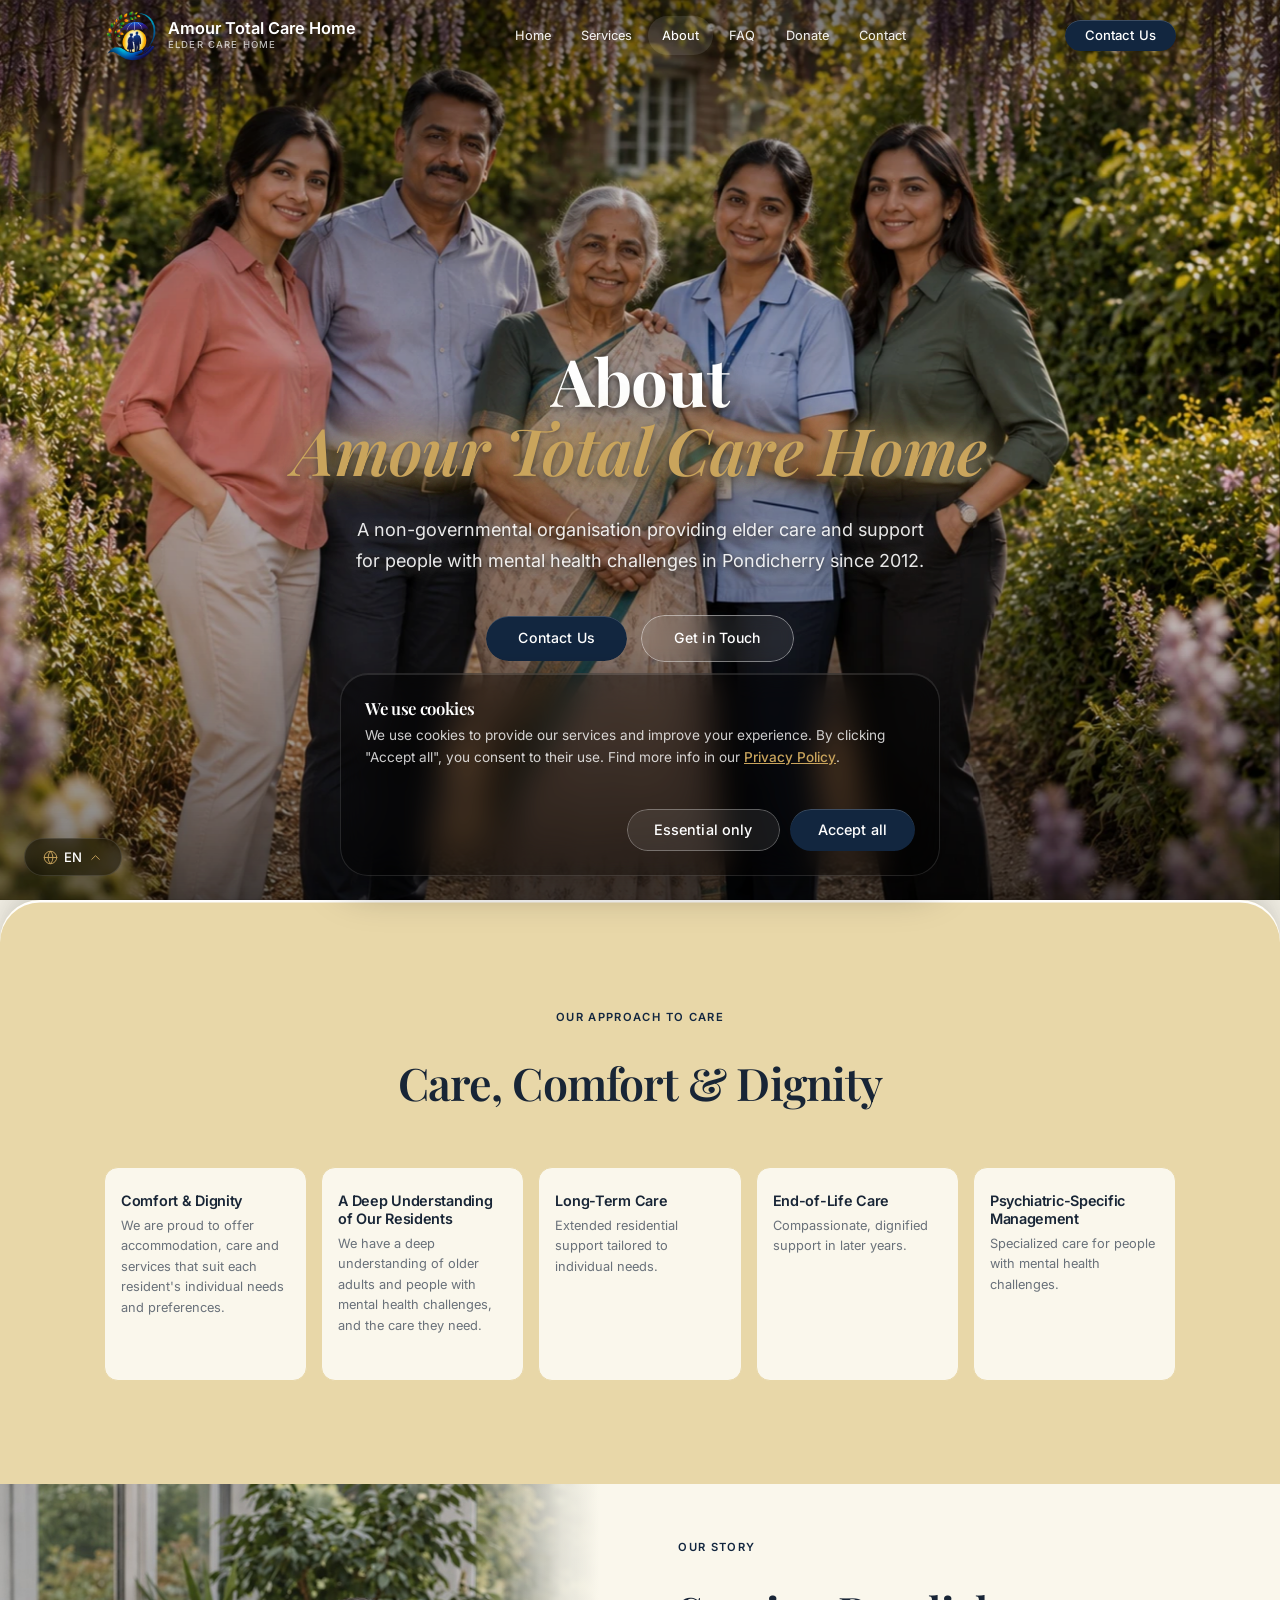
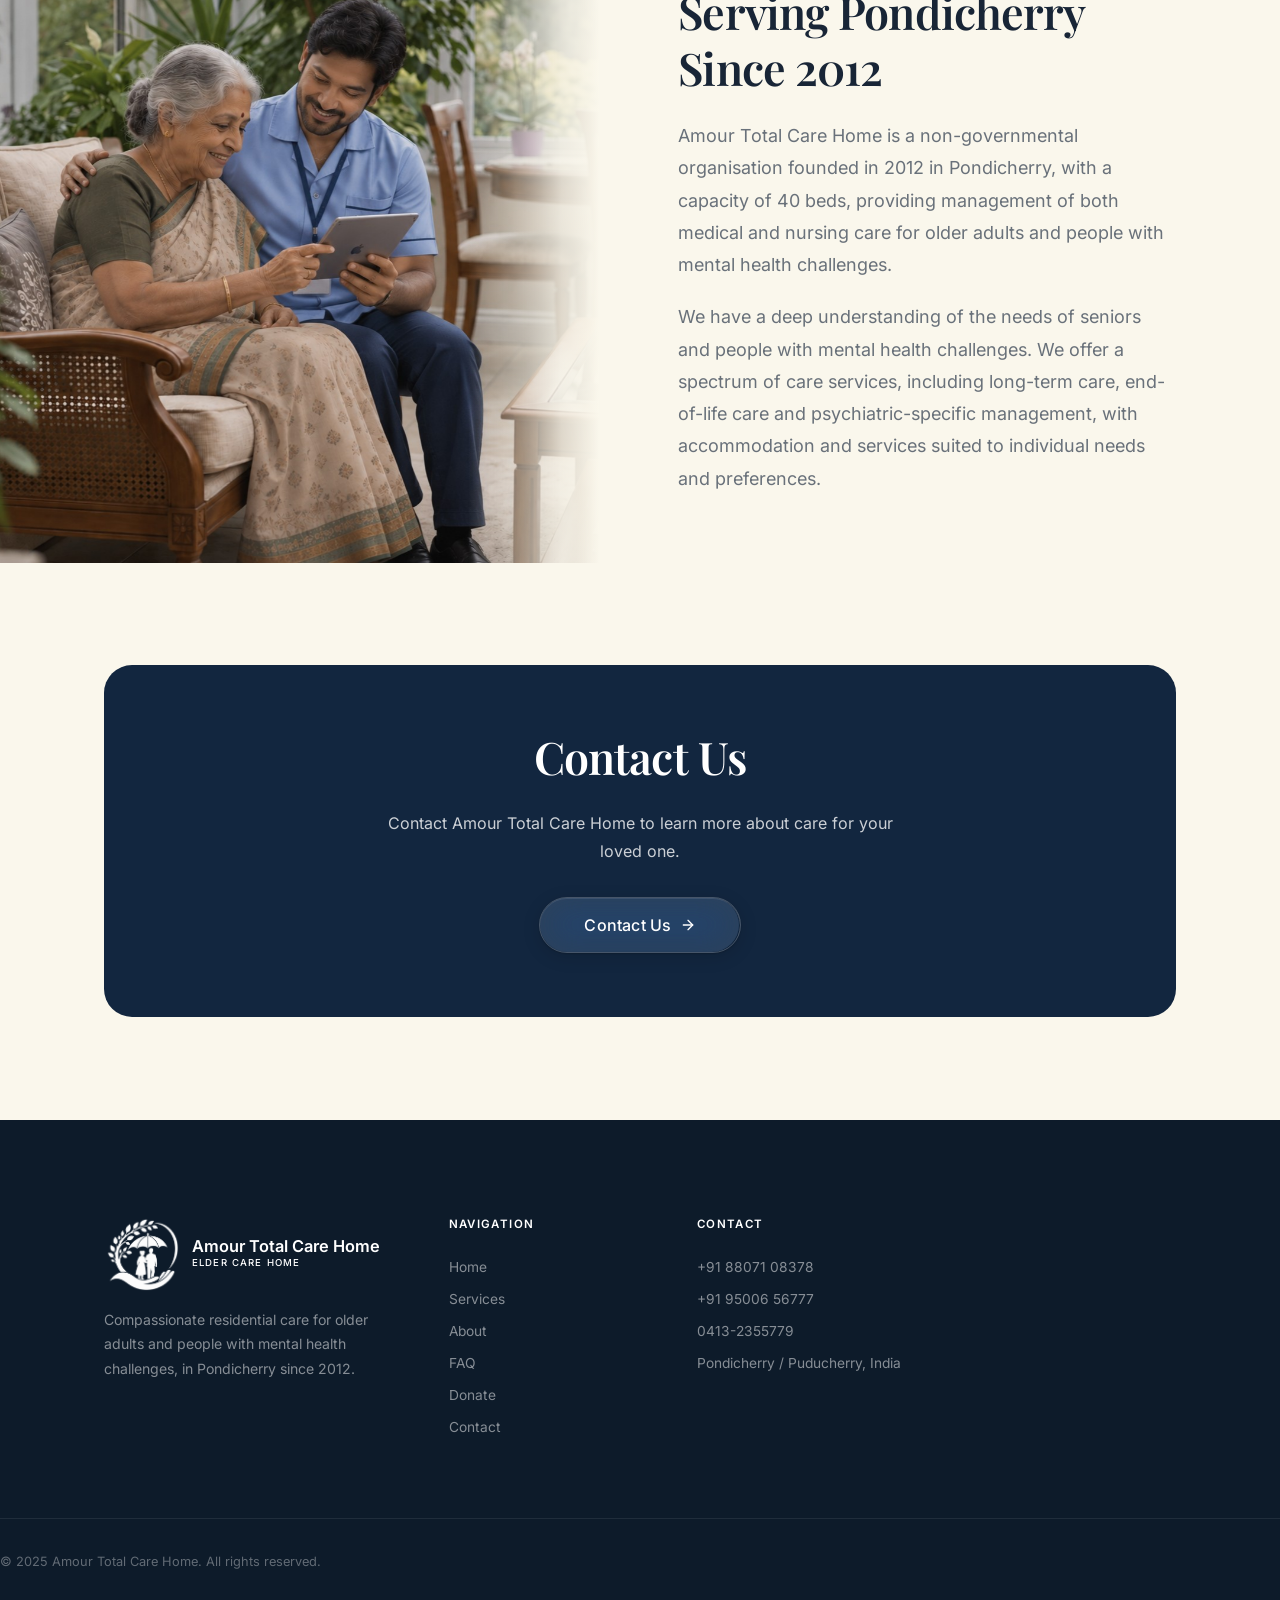
<file: about.html>
<!DOCTYPE html>
<html lang="en">
<head>
  <meta charset="UTF-8">
  <meta name="viewport" content="width=device-width, initial-scale=1.0">
  <title>About Us - Amour Total Care Home</title>
  <meta name="description" content="Amour Total Care Home is a non-governmental organisation in Pondicherry providing elder care and support for people with mental health challenges since 2012.">
  <link rel="stylesheet" href="css/style.css?v=1065">
  <link rel="preload" as="image" href="img/hero/mobile/hero3.webp?v=11" media="(max-width: 992px)">
  <link rel="preload" as="image" href="img/hero/desktop/hero3.webp?v=21" media="(min-width: 993px)">
  <link rel="icon" href="img/common/logo-icon.png?v=3">
  <script src="js/vendor/lenis-1.0.42.min.js"></script>
  <!-- OpenGraph Social Metadata -->
  <meta property="og:title" content="About Us - Amour Total Care Home">
  <meta property="og:description" content="Amour Total Care Home is a non-governmental organisation in Pondicherry providing elder care and support for people with mental health challenges since 2012.">
  <meta property="og:image" content="https://amour-home-care.vercel.app/img/common/logo-icon.png">
  <meta property="og:type" content="website">
</head>
<body>

<!-- HEADER -->
<header class="header header-transparent-allowed" id="header">
  <div class="header-inner">
    <a href="/" class="logo"><img src="img/common/logo-icon.png?v=3" alt="Amour Total Care Home"><div class="logo-text">Amour Total Care Home<span data-i18n="brand.sub">Elder Care Home</span></div></a>
    <nav class="nav">
      <a class="nav-link" href="/" data-i18n="nav.start">Home</a>
      <a class="nav-link" href="/services" data-i18n="nav.leistungen">Services</a>
      <a class="nav-link active" href="/about" data-i18n="nav.ueber">About</a>
      <a class="nav-link" href="/faq" data-i18n="nav.faq">FAQ</a>
      <a class="nav-link" href="/donate" data-i18n="nav.donate">Donate</a><a class="nav-link" href="/contact" data-i18n="nav.kontakt">Contact</a>
    </nav>
    <div class="header-right"><a href="/contact" class="btn btn-primary btn-sm" data-i18n="nav.beratung">Contact Us</a><button class="mobile-toggle" aria-label="Menu"><span></span><span></span><span></span></button></div>
  </div>
</header>
<div class="mobile-menu"><a class="nav-link" href="/" data-i18n="nav.start">Home</a><a class="nav-link" href="/services" data-i18n="nav.leistungen">Services</a><a class="nav-link active" href="/about" data-i18n="nav.ueber">About</a><a class="nav-link" href="/faq" data-i18n="nav.faq">FAQ</a><a class="nav-link" href="/donate" data-i18n="nav.donate">Donate</a><a class="nav-link" href="/contact" data-i18n="nav.kontakt">Contact</a></div>

<main>

<!-- SUB-HERO -->
<section class="hero-cutout hero-fs">
  <div class="hero-home-photo-frame ueber-uns-hero-frame">
    <div class="hero-home-photo-inner">
      <picture>
        <source srcset="img/hero/mobile/hero3.webp?v=11" media="(max-width: 992px)">
        <img src="img/hero/desktop/hero3.webp?v=21" alt="About Amour Total Care Home" class="hero-home-photo" loading="eager">
      </picture>
    </div>
    <div class="hero-home-overlay"></div>
  </div>
  <div class="container">
    <div class="hero-inner centered">
      <div class="hero-content">
        <h1 class="hero-title reveal">
          <span class="ht-line-first">
            <span class="ht-line" data-i18n="ub.h1a">About</span>
          </span>
          <em class="ht-line" data-i18n="ub.h1em">Amour Total Care Home</em>
        </h1>
        <p class="hero-subtitle reveal stagger-1" data-i18n="ub.lead">A non-governmental organisation providing elder care and support for people with mental health challenges in Pondicherry since 2012.</p>
        <div class="hero-actions reveal stagger-2">
          <a href="/contact" class="btn btn-primary btn-lg" data-i18n="cta.beratung">Contact Us</a>
          <a href="/contact" class="btn btn-outline btn-lg" data-i18n="cta.kontakt">Get in Touch</a>
        </div>
      </div>
    </div>
  </div>
</section>

<!-- LEITBILD -->
<section class="section section-gray">
  <div class="container">
    <div class="section-header centered reveal">
      <span class="section-tag" data-i18n="ub.lb.tag">Our Approach to Care</span>
      <h2 data-i18n="ub.lb.h2">Care, Comfort & Dignity</h2>
    </div>
    <div class="leitbild-row">
      <div class="leitbild-item">
        <h3 data-i18n="ub.lb1.h3">Comfort & Dignity</h3>
        <p data-i18n="ub.lb1.p">We are proud to offer accommodation, care and services that suit each resident's individual needs and preferences.</p>
      </div>
      <div class="leitbild-item">
        <h3 data-i18n="ub.lb2.h3">A Deep Understanding of Our Residents</h3>
        <p data-i18n="ub.lb2.p">We have a deep understanding of older adults and people with mental health challenges, and the care they need.</p>
      </div>
      <div class="leitbild-item">
        <h3 data-i18n="ub.lb3.h3">Long-Term Care</h3>
        <p data-i18n="ub.lb3.p">Extended residential support tailored to individual needs.</p>
      </div>
      <div class="leitbild-item">
        <h3 data-i18n="ub.lb4.h3">End-of-Life Care</h3>
        <p data-i18n="ub.lb4.p">Compassionate, dignified support in later years.</p>
      </div>
      <div class="leitbild-item">
        <h3 data-i18n="ub.lb5.h3">Psychiatric-Specific Management</h3>
        <p data-i18n="ub.lb5.p">Specialized care for people with mental health challenges.</p>
      </div>
    </div>
  </div>
</section>

<!-- GESCHICHTE -->
<section class="section-edge-photo img-left">
  <div class="edge-photo-frame">
    <div class="edge-photo-inner">
      <picture>
        <source srcset="img/ueber-uns/about-history-office.webp?v=3" media="(max-width: 992px)">
        <img src="img/ueber-uns/about-history-office.jpg?v=3" alt="Amour Total Care Home" loading="lazy">
      </picture>
    </div>
    <div class="edge-photo-overlay"></div>
  </div>
  <div class="container">
    <div class="grid-2">
      <div class="empty-column"></div>
      <div style="align-self: center;">
        <span class="section-tag reveal-right" data-i18n="ub.hist.tag">Our Story</span>
        <h2 class="reveal-right stagger-1" data-i18n="ub.hist.h2">Serving Pondicherry Since 2012</h2>
        <p class="reveal-right stagger-2" data-i18n="ub.hist.p1">Amour Total Care Home is a non-governmental organisation founded in 2012 in Pondicherry, with a capacity of 40 beds, providing management of both medical and nursing care for older adults and people with mental health challenges.</p>
        <p class="reveal-right stagger-3" data-i18n="ub.hist.p2">We have a deep understanding of the needs of seniors and people with mental health challenges. We offer a spectrum of care services, including long-term care, end-of-life care and psychiatric-specific management, with accommodation and services suited to individual needs and preferences.</p>
      </div>
    </div>
  </div>
</section>

<!--
  TEAM / COOPERATIONS / SOCIAL MEDIA sections removed for this phase:
  the previous content described another organisation's staff, clinical
  partner network and social media accounts, none of which apply to
  Amour Total Care Home. Re-add once verified Amour team, partner and social
  media information is available.
-->

<!-- CTA -->
<section class="section">
  <div class="container">
    <div class="cta-card-violet reveal-scale">
      <h2 data-i18n="cta.beratung">Contact Us</h2>
      <p data-i18n="cta.beratung.p">Contact Amour Total Care Home to learn more about care for your loved one.</p>
      <a href="/contact" class="btn btn-glass-dark btn-xl" data-i18n="cta.sprechen">Contact Us <i data-lucide="arrow-right"></i></a>
    </div>
  </div>
</section>

</main>

<footer class="footer"><div class="container"><div class="footer-grid"><div class="footer-brand"><a href="/" class="logo"><img src="img/common/logo-icon-white.png" alt="Amour Total Care Home"><div class="logo-text">Amour Total Care Home<span data-i18n="brand.sub">Elder Care Home</span></div></a><p data-i18n="footer.desc">Compassionate residential care for older adults and people with mental health challenges, in Pondicherry since 2012.</p></div><div><h4 data-i18n="footer.nav">Navigation</h4><div class="footer-links"><a href="/" data-i18n="nav.start">Home</a><a href="/services" data-i18n="nav.leistungen">Services</a><a href="/about" data-i18n="nav.ueber">About</a><a href="/faq" data-i18n="nav.faq">FAQ</a><a href="/donate" data-i18n="nav.donate">Donate</a><a href="/contact" data-i18n="nav.kontakt">Contact</a></div></div><div><h4 data-i18n="footer.kontakt">Contact</h4><div class="footer-contact">
          <a href="tel:+918807108378">+91 88071 08378</a>
          <a href="tel:+919500656777">+91 95006 56777</a>
          <a href="tel:04132355779">0413-2355779</a>
          <p>Pondicherry / Puducherry, India</p>
        </div>
      </div></div></div><div class="footer-bottom">
      <span data-i18n="footer.copy">&copy; 2025 Amour Total Care Home. All rights reserved.</span>
    </div></div></footer>
<div class="lang-float">
  <button class="lang-float-btn" id="langFloatBtn"><i data-lucide="globe"></i> EN <i data-lucide="chevron-up"></i></button>
  <div class="lang-float-dropdown" id="langDropdown">
    <a href="#" data-lang="en" class="active">English</a>
    <a href="#" data-lang="ta">தமிழ்</a>
    <a href="#" data-lang="hi">हिन्दी</a>
  </div>
</div>


<script src="js/vendor/lucide-1.39.0.min.js"></script>
<script src="js/main.js?v=5.26"></script>
</body>
</html>
</file>
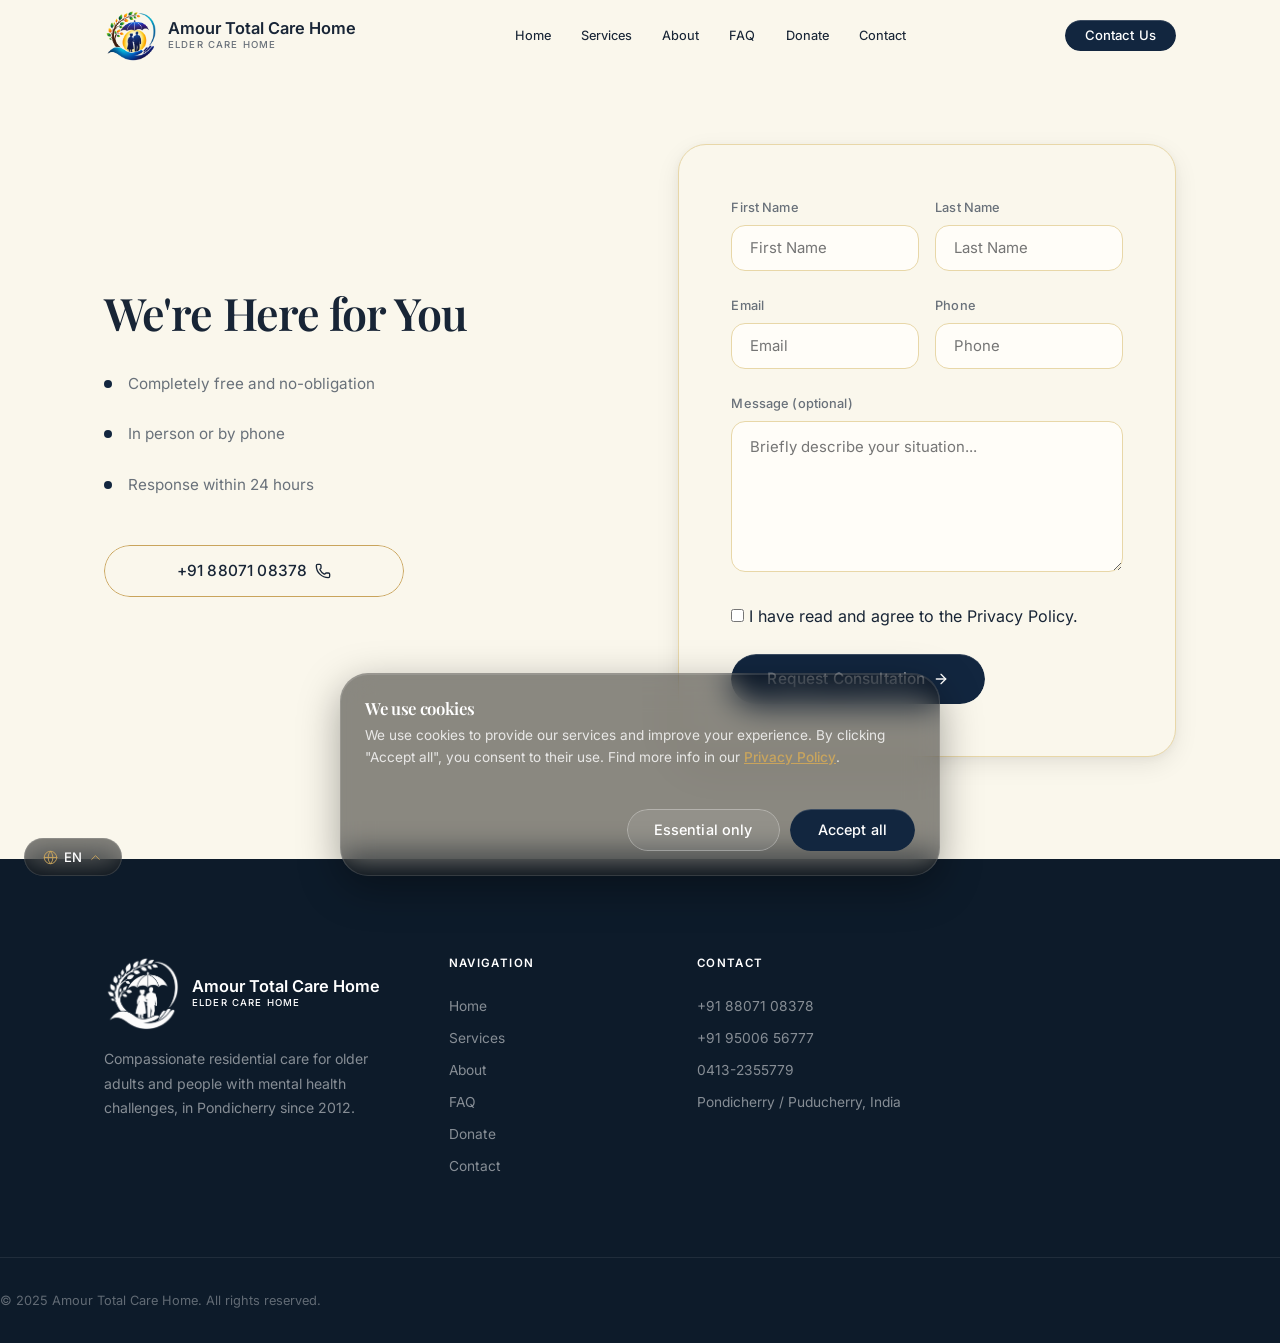
<file: beratung.html>
<!DOCTYPE html>
<html lang="en">
<head>
  <meta charset="UTF-8">
  <meta name="viewport" content="width=device-width, initial-scale=1.0">
  <title>Free Consultation — Amour Total Care Home</title>
  <meta name="description" content="Free, no-obligation consultation about intensive care. We take the time for you.">
  <link rel="stylesheet" href="css/style.css?v=1065">
  <link rel="icon" href="img/common/logo-icon.png?v=3">
  <script src="js/vendor/emailjs-4.4.1.min.js"></script>
  <script>emailjs.init('FvtHmqXFbDTGygZuv')</script>
  <script src="js/vendor/lenis-1.0.42.min.js"></script>
  <!-- OpenGraph Social Metadata -->
  <meta property="og:title" content="Free Consultation — Amour Total Care Home">
  <meta property="og:description" content="Free, no-obligation consultation about intensive care. We take the time for you.">
  <meta property="og:image" content="https://amour-home-care.vercel.app/img/common/logo-icon.png">
  <meta property="og:url" content="https://amour-home-care.vercel.app/beratung.html">
  <meta property="og:type" content="website">
</head>
<body>

<!-- HEADER -->
<header class="header" id="header">
  <div class="header-inner">
    <a href="/" class="logo"><img src="img/common/logo-icon.png?v=3" alt="Amour Total Care Home"><div class="logo-text">Amour Total Care Home<span data-i18n="brand.sub">Elder Care Home</span></div></a>
    <nav class="nav">
      <a class="nav-link" href="/" data-i18n="nav.start">Home</a>
      <a class="nav-link" href="/services" data-i18n="nav.leistungen">Services</a>
      <a class="nav-link" href="/about" data-i18n="nav.ueber">About</a>
      <a class="nav-link" href="/faq" data-i18n="nav.faq">FAQ</a>
      <a class="nav-link" href="/donate" data-i18n="nav.donate">Donate</a><a class="nav-link" href="/contact" data-i18n="nav.kontakt">Contact</a>
    </nav>
    <div class="header-right"><a href="/contact" class="btn btn-primary btn-sm" data-i18n="nav.beratung">Contact Us</a><button class="mobile-toggle" aria-label="Menu"><span></span><span></span><span></span></button></div>
  </div>
</header>
<div class="mobile-menu"><a class="nav-link" href="/" data-i18n="nav.start">Home</a><a class="nav-link" href="/services" data-i18n="nav.leistungen">Services</a><a class="nav-link" href="/about" data-i18n="nav.ueber">About</a><a class="nav-link" href="/faq" data-i18n="nav.faq">FAQ</a><a class="nav-link" href="/donate" data-i18n="nav.donate">Donate</a><a class="nav-link" href="/contact" data-i18n="nav.kontakt">Contact</a></div>

<main>

<!-- BERATUNG FORM -->
<section class="section pt-header">
  <div class="container">
    <div class="grid-2">
      <div class="beratung-info">
        <h1 class="reveal-left beratung-title" data-i18n="ber.h2">Wir sind für Sie da</h1>
        <ul class="check-list reveal-left stagger-1">
          <li><span class="check-icon"><i data-lucide="check"></i></span><div><span data-i18n="ber.c1">Komplett kostenlos und unverbindlich</span></div></li>
          <li><span class="check-icon"><i data-lucide="check"></i></span><div><span data-i18n="ber.c2">Persönlich oder telefonisch</span></div></li>
          <li><span class="check-icon"><i data-lucide="check"></i></span><div><span data-i18n="ber.c3">Rückmeldung innerhalb von 24 Stunden</span></div></li>
        </ul>
        <div class="mb-lg hide-mobile"></div>
        <div class="hide-mobile">
          <a href="tel:+918807108378" class="btn btn-outline btn-lg btn-contact mb-sm reveal-left stagger-2">+91 88071 08378 <i data-lucide="phone"></i></a>
        </div>
      </div>
      <div class="reveal-right">
        <div class="form-card">
          <form data-form="beratung" id="beratungForm">
            <div class="form-row">
              <div class="form-group">
                <label class="form-label" data-i18n="form.vorname">Vorname</label>
                <input type="text" required name="vorname" data-i18n-ph="form.vorname">
              </div>
              <div class="form-group">
                <label class="form-label" data-i18n="form.nachname">Nachname</label>
                <input type="text" required name="nachname" data-i18n-ph="form.nachname">
              </div>
            </div>
            <div class="form-row">
              <div class="form-group">
                <label class="form-label" data-i18n="form.email">E-Mail</label>
                <input type="email" required name="email" data-i18n-ph="form.email">
              </div>
              <div class="form-group">
                <label class="form-label" data-i18n="form.telefon">Telefon</label>
                <input type="tel" name="telefon" data-i18n-ph="form.telefon">
              </div>
            </div>
            <div class="form-group">
              <label class="form-label" data-i18n="form.nachricht">Ihre Nachricht (optional)</label>
              <textarea rows="5" name="nachricht" data-i18n-ph="ber.ph"></textarea>
            </div>
            <div class="form-group">
              <label><input type="checkbox" required> <span data-i18n="form.datenschutz">Ich habe die Datenschutzerklärung gelesen und stimme ihr zu.</span></label>
            </div>
            <button type="submit" class="btn btn-primary btn-lg" data-i18n="ber.btn">Beratung anfordern <i data-lucide="arrow-right"></i></button>
          </form>
        </div>
        <div class="contact-buttons-wrapper show-mobile mt-lg text-center">
          <a href="tel:+918807108378" class="btn btn-outline btn-lg btn-contact reveal-left stagger-2">+91 88071 08378 <i data-lucide="phone"></i></a>
        </div>
      </div>
    </div>
  </div>
</section>

</main>

<footer class="footer"><div class="container"><div class="footer-grid"><div class="footer-brand"><a href="/" class="logo"><img src="img/common/logo-icon-white.png" alt="Amour Total Care Home"><div class="logo-text">Amour Total Care Home<span data-i18n="brand.sub">Elder Care Home</span></div></a><p data-i18n="footer.desc">Compassionate residential care for older adults and people with mental health challenges — in Pondicherry since 2012.</p></div><div><h4 data-i18n="footer.nav">Navigation</h4><div class="footer-links"><a href="/" data-i18n="nav.start">Home</a><a href="/services" data-i18n="nav.leistungen">Services</a><a href="/about" data-i18n="nav.ueber">About</a><a href="/faq" data-i18n="nav.faq">FAQ</a><a href="/donate" data-i18n="nav.donate">Donate</a><a href="/contact" data-i18n="nav.kontakt">Contact</a></div></div><div><h4 data-i18n="footer.kontakt">Contact</h4><div class="footer-contact">
          <a href="tel:+918807108378">+91 88071 08378</a>
          <a href="tel:+919500656777">+91 95006 56777</a>
          <a href="tel:04132355779">0413-2355779</a>
          <p>Pondicherry / Puducherry, India</p>
        </div>
      </div></div></div><div class="footer-bottom">
      <span data-i18n="footer.copy">&copy; 2025 Amour Total Care Home — All rights reserved.</span>
    </div></div></footer>
<div class="lang-float">
  <button class="lang-float-btn" id="langFloatBtn"><i data-lucide="globe"></i> EN <i data-lucide="chevron-up"></i></button>
  <div class="lang-float-dropdown" id="langDropdown">
    <a href="#" data-lang="en" class="active">English</a>
    <a href="#" data-lang="ta">தமிழ்</a>
    <a href="#" data-lang="hi">हिन्दी</a>
  </div>
</div>


<script src="js/vendor/lucide-1.39.0.min.js"></script>
<script src="js/main.js?v=5.26"></script>
<script>
document.getElementById('beratungForm').addEventListener('submit', async function(e) {
  e.preventDefault()
  
  const existingAlert = this.querySelector('.form-alert');
  if (existingAlert) existingAlert.remove();

  if (!this.checkValidity()) {
    const alertDiv = document.createElement('div');
    alertDiv.className = 'form-alert form-alert-warning';
    
    const lang = document.documentElement.lang || 'de';
    let msg = 'Bitte füllen Sie alle erforderlichen Felder aus.';
    if (lang === 'ru') msg = 'Пожалуйста, заполните все обязательные поля.';
    if (lang === 'en') msg = 'Please fill in all required fields.';
    
    alertDiv.innerHTML = `
      <svg class="form-alert-icon" viewBox="0 0 24 24" fill="none" stroke="currentColor" stroke-width="2">
        <circle cx="12" cy="12" r="10"/><line x1="12" y1="8" x2="12" y2="12"/><line x1="12" y1="16" x2="12.01" y2="16"/>
      </svg>
      <div>${msg}</div>
    `;
    
    this.insertBefore(alertDiv, this.firstChild);
    
    this.querySelectorAll('input[required]').forEach(input => {
      if (!input.checkValidity()) {
        input.classList.add('is-invalid');
      } else {
        input.classList.remove('is-invalid');
      }
    });
    return;
  }

  const btn = this.querySelector('[type="submit"]')
  const originalHTML = btn.innerHTML
  btn.disabled = true
  btn.innerHTML = 'Wird gesendet...'

  const templateParams = {
    vorname: this.querySelector('[name="vorname"]').value,
    nachname: this.querySelector('[name="nachname"]').value,
    email: this.querySelector('[name="email"]').value,
    telefon: this.querySelector('[name="telefon"]').value,
    nachricht: this.querySelector('[name="nachricht"]').value || '—'
  }

  try {
    await emailjs.send('service_h12u11k', 'template_85bxfic', templateParams)
    const card = this.closest('.form-card')
    card.innerHTML = `
      <div style="text-align:center;padding:48px 24px">
        <div style="width:72px;height:72px;border-radius:50%;background:var(--violet-pale);display:flex;align-items:center;justify-content:center;margin:0 auto 24px">
          <i data-lucide="check" style="color:var(--violet);width:32px;height:32px"></i>
        </div>
        <h3 style="font-family:var(--serif);margin-bottom:12px">Vielen Dank!</h3>
        <p style="color:var(--text-muted);line-height:1.7;max-width:300px;margin:0 auto">
          Ihre Anfrage wurde erfolgreich gesendet.<br>
          Wir melden uns innerhalb von 24 Stunden.
        </p>
      </div>
    `
    if(typeof lucide !== 'undefined') lucide.createIcons()
    card.scrollIntoView({ behavior: 'smooth', block: 'center' })
  } catch(err) {
    btn.disabled = false
    btn.innerHTML = originalHTML
    if(typeof lucide !== 'undefined') lucide.createIcons()
    console.error('EmailJS Error:', err)
    
    const alertDiv = document.createElement('div');
    alertDiv.className = 'form-alert form-alert-error';
    
    const lang = document.documentElement.lang || 'de';
    let msg = 'Fehler beim Senden. Bitte rufen Sie uns an: +91 88071 08378';
    if (lang === 'ru') msg = 'Ошибка отправки. Пожалуйста, позвоните нам: +91 88071 08378';
    if (lang === 'en') msg = 'Error sending message. Please call us: +91 88071 08378';
    
    alertDiv.innerHTML = `
      <svg class="form-alert-icon" viewBox="0 0 24 24" fill="none" stroke="currentColor" stroke-width="2">
        <octagon points="7.86 2 16.14 2 22 7.86 22 16.14 16.14 22 7.86 22 2 16.14 2 7.86 7.86 2"/><line x1="12" y1="8" x2="12" y2="12"/><line x1="12" y1="16" x2="12.01" y2="16"/>
      </svg>
      <div>${msg}</div>
    `;
    
    this.insertBefore(alertDiv, this.firstChild);
  }
})

</script>
</body>
</html>
</file>
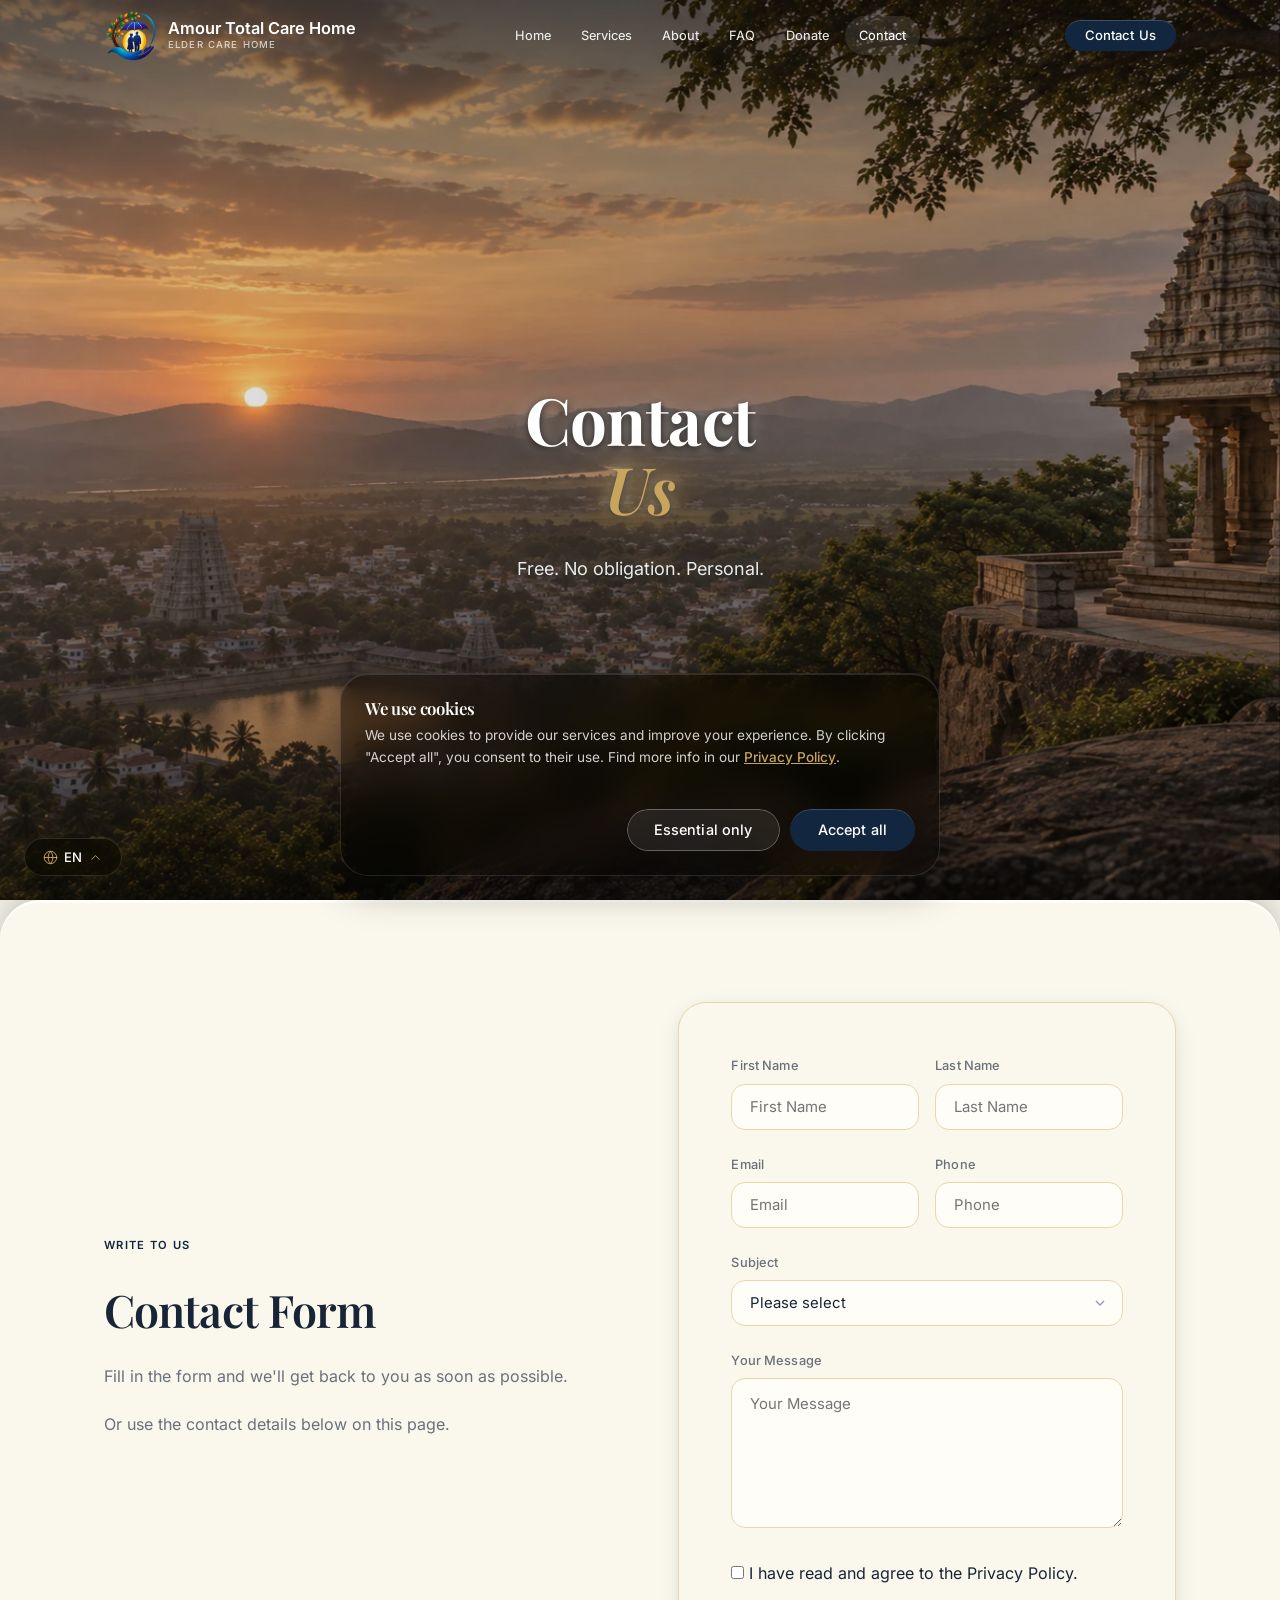
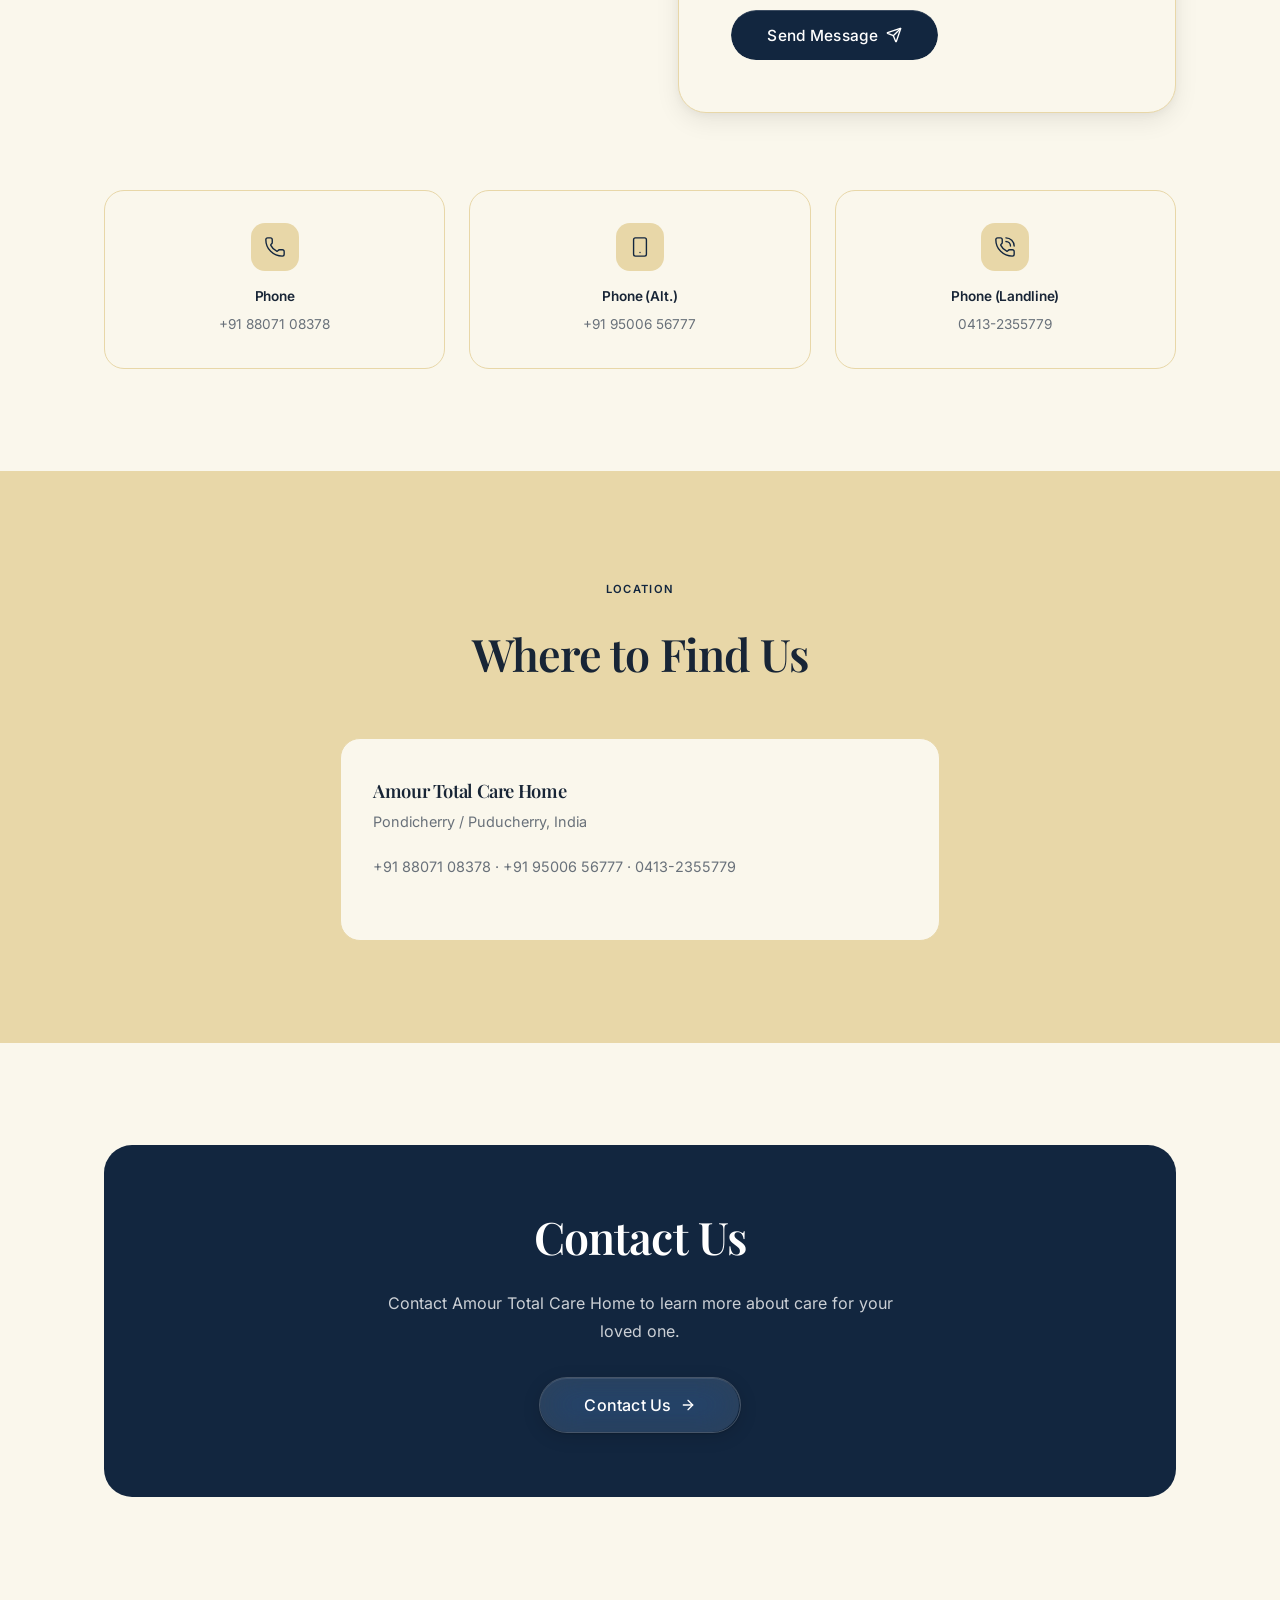
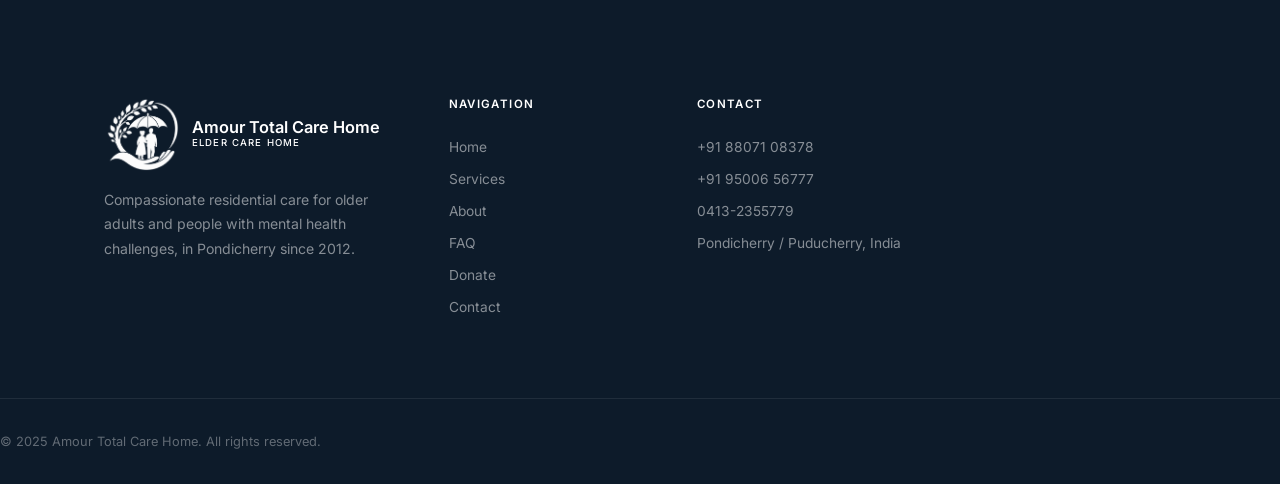
<file: contact.html>
<!DOCTYPE html>
<html lang="en">
<head>
  <meta charset="UTF-8">
  <meta name="viewport" content="width=device-width, initial-scale=1.0">
  <title>Contact Us - Amour Total Care Home</title>
  <meta name="description" content="Contact Amour Total Care Home in Pondicherry - free, no obligation, personal. By phone or contact form.">
  <link rel="stylesheet" href="css/style.css?v=1065">
  <link rel="preload" as="image" href="img/hero/mobile/hero6.webp?v=12" media="(max-width: 992px)">
  <link rel="preload" as="image" href="img/hero/desktop/hero6.webp?v=21" media="(min-width: 993px)">
  <link rel="icon" href="img/common/logo-icon.png?v=3">
  <script src="js/vendor/emailjs-4.4.1.min.js"></script>
  <script>emailjs.init('FvtHmqXFbDTGygZuv')</script>
  <script src="js/vendor/lenis-1.0.42.min.js"></script>
  <!-- OpenGraph Social Metadata -->
  <meta property="og:title" content="Contact Us - Amour Total Care Home">
  <meta property="og:description" content="Contact Amour Total Care Home in Pondicherry - free, no obligation, personal. By phone or contact form.">
  <meta property="og:image" content="https://amour-home-care.vercel.app/img/common/logo-icon.png">
  <meta property="og:type" content="website">
</head>
<body>

<!-- HEADER -->
<header class="header header-transparent-allowed" id="header">
  <div class="header-inner">
    <a href="/" class="logo"><img src="img/common/logo-icon.png?v=3" alt="Amour Total Care Home"><div class="logo-text">Amour Total Care Home<span data-i18n="brand.sub">Elder Care Home</span></div></a>
    <nav class="nav">
      <a class="nav-link" href="/" data-i18n="nav.start">Home</a>
      <a class="nav-link" href="/services" data-i18n="nav.leistungen">Services</a>
      <a class="nav-link" href="/about" data-i18n="nav.ueber">About</a>
      <a class="nav-link" href="/faq" data-i18n="nav.faq">FAQ</a>
      <a class="nav-link" href="/donate" data-i18n="nav.donate">Donate</a><a class="nav-link active" href="/contact" data-i18n="nav.kontakt">Contact</a>
    </nav>
    <div class="header-right"><a href="/contact" class="btn btn-primary btn-sm" data-i18n="nav.beratung">Contact Us</a><button class="mobile-toggle" aria-label="Menu"><span></span><span></span><span></span></button></div>
  </div>
</header>
<div class="mobile-menu"><a class="nav-link" href="/" data-i18n="nav.start">Home</a><a class="nav-link" href="/services" data-i18n="nav.leistungen">Services</a><a class="nav-link" href="/about" data-i18n="nav.ueber">About</a><a class="nav-link" href="/faq" data-i18n="nav.faq">FAQ</a><a class="nav-link" href="/donate" data-i18n="nav.donate">Donate</a><a class="nav-link active" href="/contact" data-i18n="nav.kontakt">Contact</a></div>

<main>

<!-- SUB-HERO -->
<section class="hero-cutout kontakt-hero-section hero-fs">
  <div class="hero-home-photo-frame kontakt-hero-frame">
    <div class="hero-home-photo-inner">
      <picture>
        <source srcset="img/hero/mobile/hero6.webp?v=12" media="(max-width: 992px)">
        <img src="img/hero/desktop/hero6.webp?v=21" alt="Contact Us" class="hero-home-photo" loading="eager">
      </picture>
    </div>
    <div class="hero-home-overlay"></div>
  </div>
  <div class="container">
    <div class="hero-inner centered">
      <div class="hero-content">
        <h1 class="hero-title reveal"><span data-i18n="kon.h1">Contact</span> <br><em data-i18n="kon.h1em">Us</em></h1>
        <p class="hero-subtitle reveal stagger-1" data-i18n="kon.lead">Free. No obligation. Personal.</p>
      </div>
    </div>
  </div>
</section>

<!-- CONTACT FORM -->
<section class="section">
  <div class="container">
    <div class="grid-2">
      <div>
        <span class="section-tag reveal-left" data-i18n="kon.form.tag">Write to Us</span>
        <h2 class="reveal-left stagger-1" data-i18n="kon.form.h2">Contact Form</h2>
        <p class="reveal-left stagger-2" data-i18n="kon.form.p">Fill in the form and we'll get back to you as soon as possible.</p>
        <p class="reveal-left stagger-3 mb-lg" data-i18n="kon.form.call">Or use the contact details below on this page.</p>
      </div>
      <div class="reveal-right">
        <div class="form-card">
          <form data-form="kontakt" id="kontaktForm">
            <div class="form-row">
              <div class="form-group">
                <label class="form-label" data-i18n="form.vorname">First Name</label>
                <input type="text" required name="vorname" data-i18n-ph="form.vorname">
              </div>
              <div class="form-group">
                <label class="form-label" data-i18n="form.nachname">Last Name</label>
                <input type="text" required name="nachname" data-i18n-ph="form.nachname">
              </div>
            </div>
            <div class="form-row">
              <div class="form-group">
                <label class="form-label" data-i18n="form.email">Email</label>
                <input type="email" required name="email" data-i18n-ph="form.email">
              </div>
              <div class="form-group">
                <label class="form-label" data-i18n="form.telefon">Phone</label>
                <input type="tel" name="telefon" data-i18n-ph="form.telefon">
              </div>
            </div>
            <div class="form-group">
              <label class="form-label" data-i18n="form.betreff">Subject</label>
              <select name="betreff">
                <option value="" data-i18n="form.bitte">Please select</option>
                <option value="care" data-i18n="form.betreff.1">Enquiry About Care</option>
                <option value="visit" data-i18n="form.betreff.2">Facility Visit</option>
                <option value="general" data-i18n="form.betreff.3">General Enquiry</option>
                <option value="sonstiges" data-i18n="form.betreff.4">Other</option>
              </select>
            </div>
            <div class="form-group">
              <label class="form-label" data-i18n="form.nachricht.req">Your Message</label>
              <textarea rows="5" required name="nachricht" data-i18n-ph="form.nachricht.ph"></textarea>
            </div>
            <div class="form-group">
              <label><input type="checkbox" required> <span data-i18n="form.datenschutz">I have read and agree to the Privacy Policy.</span></label>
            </div>
            <button type="submit" class="btn btn-primary btn-lg" data-i18n="form.senden">Send Message <i data-lucide="send"></i></button>
          </form>
        </div>
      </div>
    </div>
    
    <!-- CONTACT CARDS -->
    <div class="contact-cards" style="margin-top: clamp(48px, 6vw, 80px);">
      <div class="contact-card reveal stagger-1">
        <div class="card-icon"><i data-lucide="phone"></i></div>
        <h4 data-i18n="kon.card1">Phone</h4>
        <p><a href="tel:+918807108378">+91 88071 08378</a></p>
      </div>
      <div class="contact-card reveal stagger-2">
        <div class="card-icon"><i data-lucide="smartphone"></i></div>
        <h4 data-i18n="kon.card2">Phone (Alt.)</h4>
        <p><a href="tel:+919500656777">+91 95006 56777</a></p>
      </div>
      <div class="contact-card reveal stagger-3">
        <div class="card-icon"><i data-lucide="phone-call"></i></div>
        <h4 data-i18n="kon.card3">Phone (Landline)</h4>
        <p><a href="tel:04132355779">0413-2355779</a></p>
      </div>
    </div>
  </div>
</section>

<!-- STANDORTE -->
<section class="section section-gray">
  <div class="container">
    <div class="section-header centered reveal">
      <span class="section-tag" data-i18n="ub.loc.tag">Location</span>
      <h2 data-i18n="ub.loc.h2">Where to Find Us</h2>
    </div>
    <div style="max-width: 600px; margin: 0 auto; width: 100%;">
      <div class="card reveal stagger-1">
        <h3 data-i18n="ub.loc1.h3">Amour Total Care Home</h3>
        <p>Pondicherry / Puducherry, India</p>
        <p><a href="tel:+918807108378">+91 88071 08378</a> · <a href="tel:+919500656777">+91 95006 56777</a> · <a href="tel:04132355779">0413-2355779</a></p>
        <!-- Exact street address and map pending verified confirmation from Amour Total Care Home. -->
      </div>
    </div>
  </div>
</section>

<!-- CTA -->
<section class="section">
  <div class="container">
    <div class="cta-card-violet reveal-scale">
      <h2 data-i18n="cta.beratung">Contact Us</h2>
      <p data-i18n="cta.beratung.p">Contact Amour Total Care Home to learn more about care for your loved one.</p>
      <a href="/contact" class="btn btn-glass-dark btn-xl" data-i18n="cta.sprechen">Contact Us <i data-lucide="arrow-right"></i></a>
    </div>
  </div>
</section>

</main>

<footer class="footer"><div class="container"><div class="footer-grid"><div class="footer-brand"><a href="/" class="logo"><img src="img/common/logo-icon-white.png" alt="Amour Total Care Home"><div class="logo-text">Amour Total Care Home<span data-i18n="brand.sub">Elder Care Home</span></div></a><p data-i18n="footer.desc">Compassionate residential care for older adults and people with mental health challenges, in Pondicherry since 2012.</p></div><div><h4 data-i18n="footer.nav">Navigation</h4><div class="footer-links"><a href="/" data-i18n="nav.start">Home</a><a href="/services" data-i18n="nav.leistungen">Services</a><a href="/about" data-i18n="nav.ueber">About</a><a href="/faq" data-i18n="nav.faq">FAQ</a><a href="/donate" data-i18n="nav.donate">Donate</a><a href="/contact" data-i18n="nav.kontakt">Contact</a></div></div><div><h4 data-i18n="footer.kontakt">Contact</h4><div class="footer-contact">
          <a href="tel:+918807108378">+91 88071 08378</a>
          <a href="tel:+919500656777">+91 95006 56777</a>
          <a href="tel:04132355779">0413-2355779</a>
          <p>Pondicherry / Puducherry, India</p>
        </div>
      </div></div></div><div class="footer-bottom">
      <span data-i18n="footer.copy">&copy; 2025 Amour Total Care Home. All rights reserved.</span>
    </div></div></footer>
<div class="lang-float">
  <button class="lang-float-btn" id="langFloatBtn"><i data-lucide="globe"></i> EN <i data-lucide="chevron-up"></i></button>
  <div class="lang-float-dropdown" id="langDropdown">
    <a href="#" data-lang="en" class="active">English</a>
    <a href="#" data-lang="ta">தமிழ்</a>
    <a href="#" data-lang="hi">हिन्दी</a>
  </div>
</div>


<script src="js/vendor/lucide-1.39.0.min.js"></script>
<script src="js/main.js?v=5.26"></script>
<script>
document.getElementById('kontaktForm').addEventListener('submit', async function(e) {
  e.preventDefault()

  const existingAlert = this.querySelector('.form-alert');
  if (existingAlert) existingAlert.remove();

  if (!this.checkValidity()) {
    const alertDiv = document.createElement('div');
    alertDiv.className = 'form-alert form-alert-warning';
    
    let msg = 'Please fill in all required fields.';
    
    alertDiv.innerHTML = `
      <svg class="form-alert-icon" viewBox="0 0 24 24" fill="none" stroke="currentColor" stroke-width="2">
        <circle cx="12" cy="12" r="10"/><line x1="12" y1="8" x2="12" y2="12"/><line x1="12" y1="16" x2="12.01" y2="16"/>
      </svg>
      <div>${msg}</div>
    `;
    
    this.insertBefore(alertDiv, this.firstChild);
    
    this.querySelectorAll('input[required]').forEach(input => {
      if (!input.checkValidity()) {
        input.classList.add('is-invalid');
      } else {
        input.classList.remove('is-invalid');
      }
    });
    return;
  }

  const btn = this.querySelector('[type="submit"]')
  const originalHTML = btn.innerHTML
  btn.disabled = true
  btn.innerHTML = 'Sending...'

  const templateParams = {
    vorname: this.querySelector('[name="vorname"]').value,
    nachname: this.querySelector('[name="nachname"]').value,
    email: this.querySelector('[name="email"]').value,
    telefon: this.querySelector('[name="telefon"]').value,
    nachricht: (this.querySelector('[name="betreff"]')?.value || '') + ': ' + (this.querySelector('[name="nachricht"]').value || '')
  }

  try {
    await emailjs.send('service_h12u11k', 'template_85bxfic', templateParams)
    const card = this.closest('.form-card')
    card.innerHTML = `
      <div style="text-align:center;padding:48px 24px">
        <div style="width:72px;height:72px;border-radius:50%;background:var(--violet-pale);display:flex;align-items:center;justify-content:center;margin:0 auto 24px">
          <i data-lucide="check" style="color:var(--violet);width:32px;height:32px"></i>
        </div>
        <h3 style="font-family:var(--serif);margin-bottom:12px">Thank You!</h3>
        <p style="color:var(--text-muted);line-height:1.7;max-width:300px;margin:0 auto">
          Your message has been sent.<br>
          We'll get back to you as soon as possible.
        </p>
      </div>
    `
    if(typeof lucide !== 'undefined') lucide.createIcons()
    card.scrollIntoView({ behavior: 'smooth', block: 'center' })
  } catch(err) {
    btn.disabled = false
    btn.innerHTML = originalHTML
    if(typeof lucide !== 'undefined') lucide.createIcons()
    console.error('EmailJS Error:', err)
    
    const alertDiv = document.createElement('div');
    alertDiv.className = 'form-alert form-alert-error';
    
    let msg = 'Error sending message. Please call us: +91 88071 08378';
    
    alertDiv.innerHTML = `
      <svg class="form-alert-icon" viewBox="0 0 24 24" fill="none" stroke="currentColor" stroke-width="2">
        <octagon points="7.86 2 16.14 2 22 7.86 22 16.14 16.14 22 7.86 22 2 16.14 2 7.86 7.86 2"/><line x1="12" y1="8" x2="12" y2="12"/><line x1="12" y1="16" x2="12.01" y2="16"/>
      </svg>
      <div>${msg}</div>
    `;
    
    this.insertBefore(alertDiv, this.firstChild);
  }
})

</script>
</body>
</html>
</file>
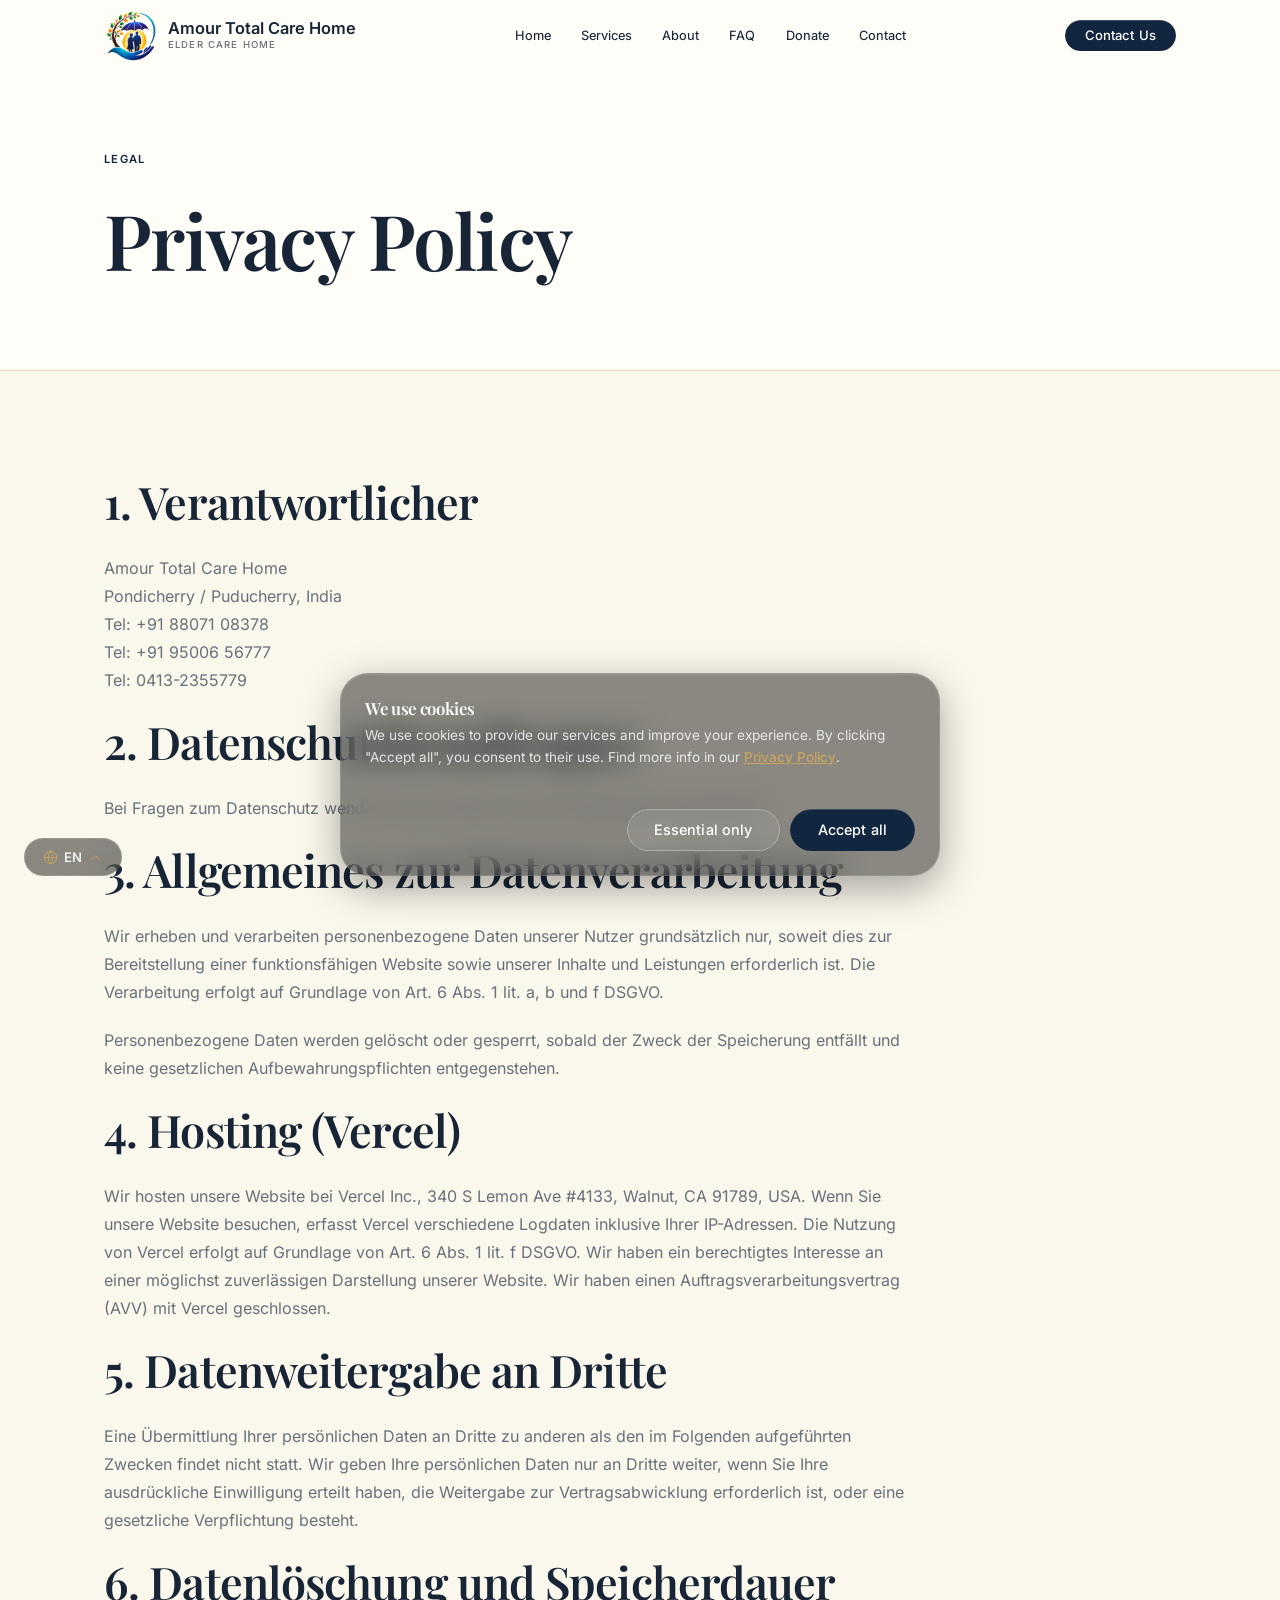
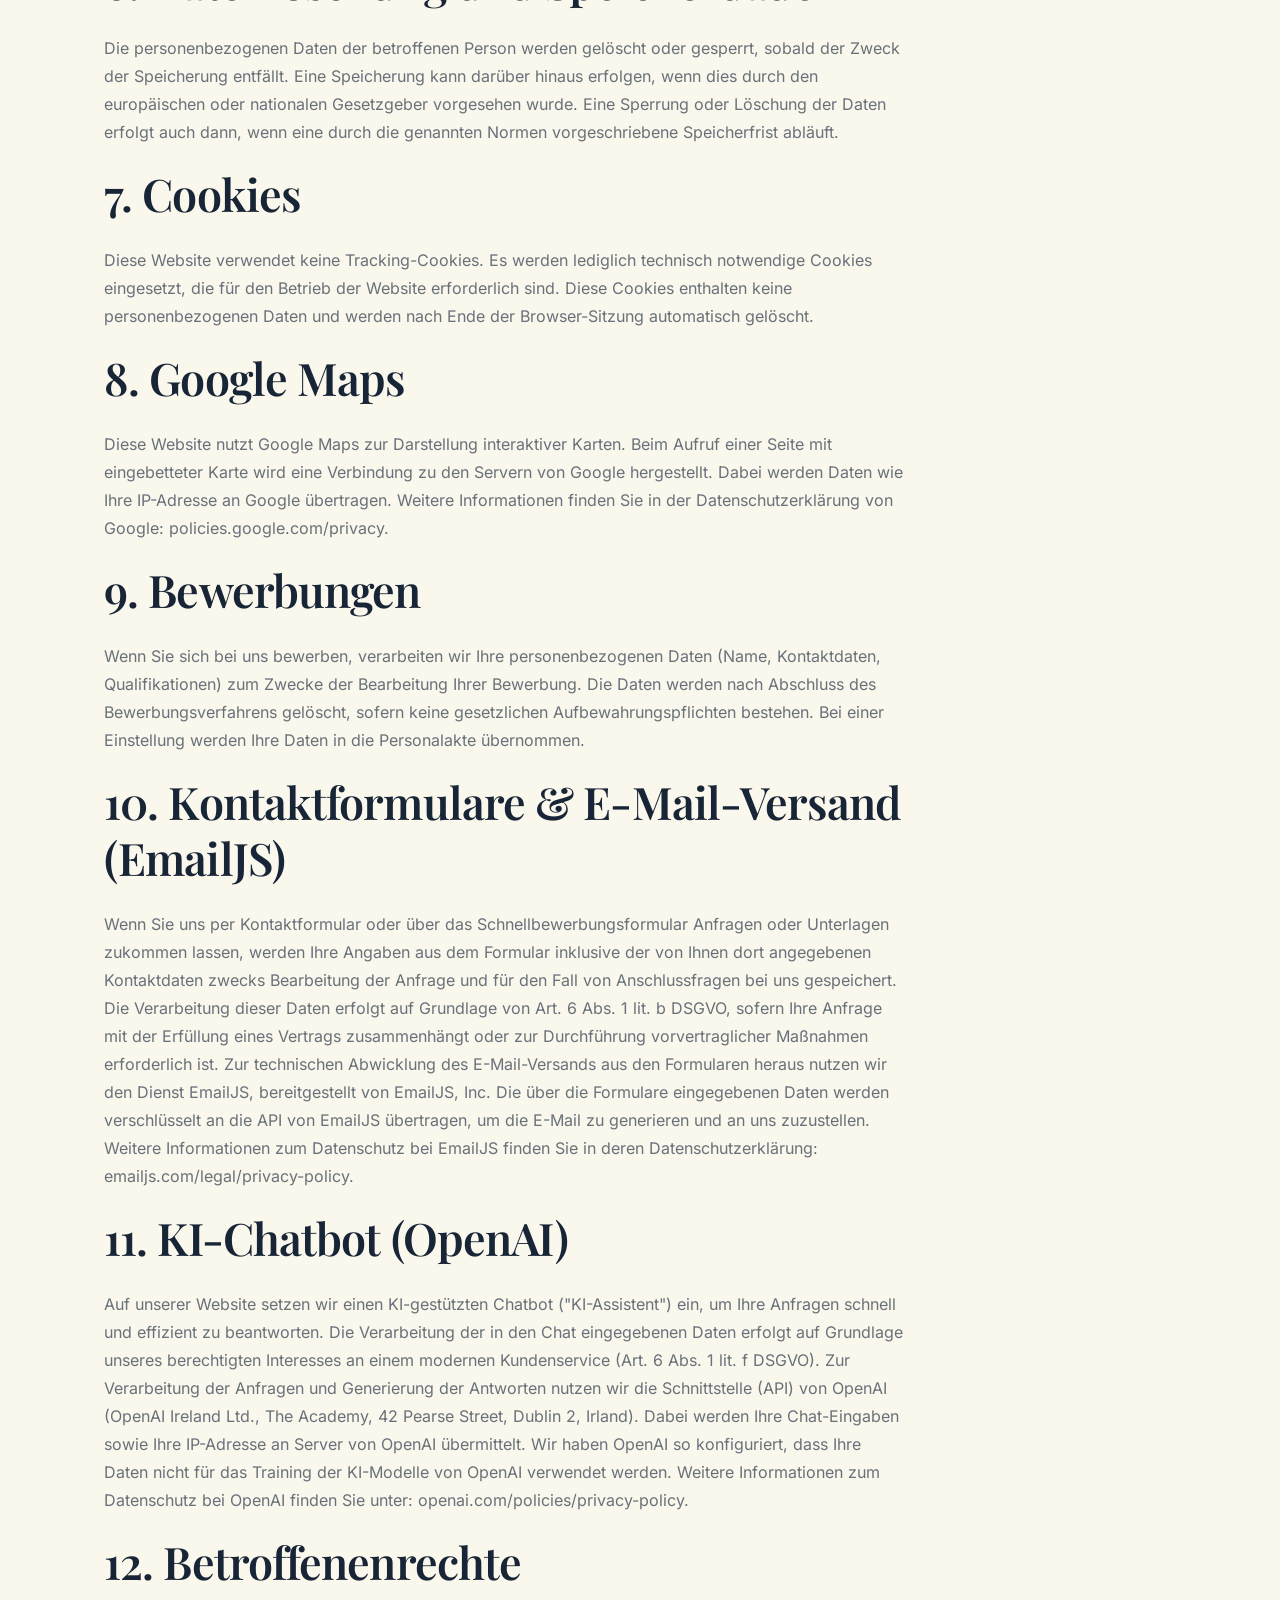
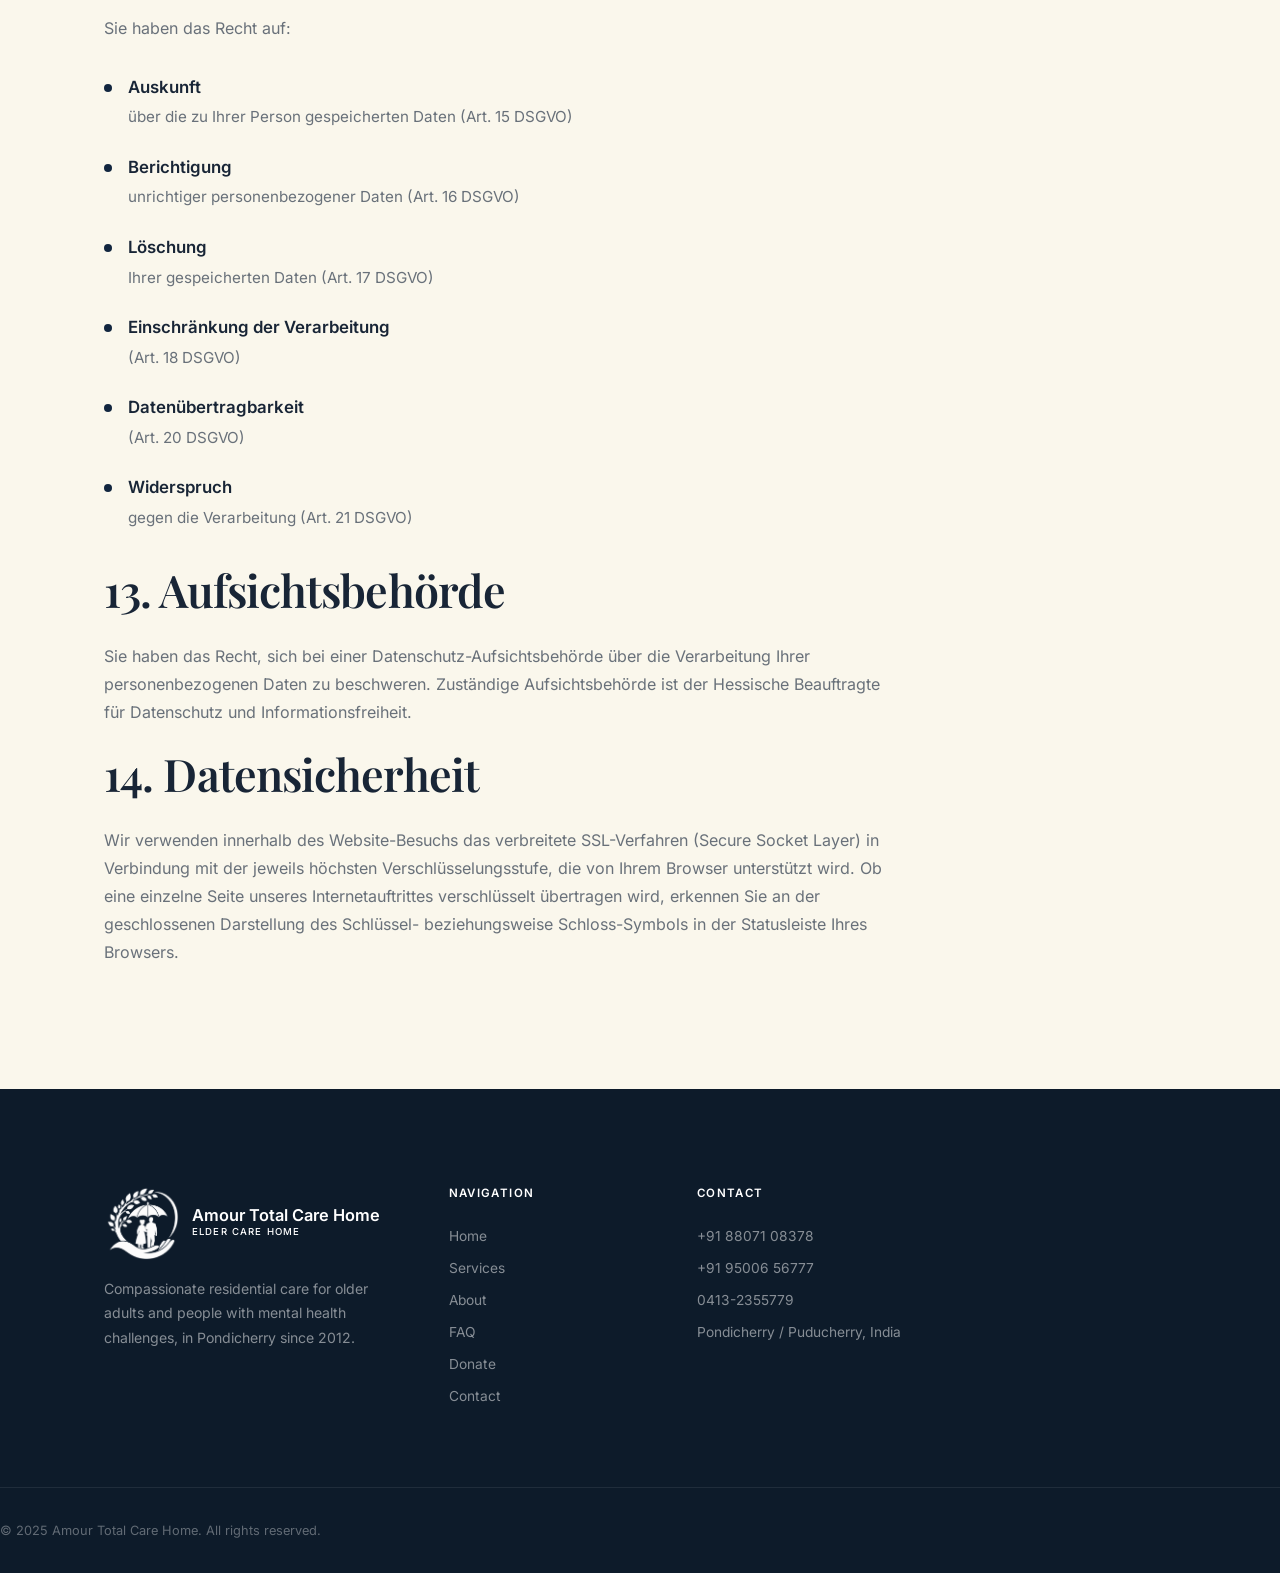
<file: datenschutz.html>
<!DOCTYPE html>
<html lang="en">
<head>
  <meta charset="UTF-8">
  <meta name="viewport" content="width=device-width, initial-scale=1.0">
  <title>Privacy Policy — Amour Total Care Home</title>
  <meta name="description" content="Datenschutzerklärung von Amour Total Care Home. Informationen zum Datenschutz und zur Datenverarbeitung.">
  <link rel="stylesheet" href="css/style.css?v=1065">
  <link rel="icon" href="img/common/logo-icon.png?v=3">
  <script src="js/vendor/lenis-1.0.42.min.js"></script>
  <!-- OpenGraph Social Metadata -->
  <meta property="og:title" content="Privacy Policy — Amour Total Care Home">
  <meta property="og:description" content="Datenschutzerklärung von Amour Total Care Home. Informationen zum Datenschutz und zur Datenverarbeitung.">
  <meta property="og:image" content="https://amour-home-care.vercel.app/img/common/logo-icon.png">
  <meta property="og:url" content="https://amour-home-care.vercel.app/datenschutz.html">
  <meta property="og:type" content="website">
</head>
<body>

<header class="header" id="header">
  <div class="header-inner">
    <a href="/" class="logo"><img src="img/common/logo-icon.png?v=3" alt="Amour Total Care Home"><div class="logo-text">Amour Total Care Home<span data-i18n="brand.sub">Elder Care Home</span></div></a>
    <nav class="nav">
      <a class="nav-link" href="/" data-i18n="nav.start">Home</a>
      <a class="nav-link" href="/services" data-i18n="nav.leistungen">Services</a>
      <a class="nav-link" href="/about" data-i18n="nav.ueber">About</a><a class="nav-link" href="/faq" data-i18n="nav.faq">FAQ</a><a class="nav-link" href="/donate" data-i18n="nav.donate">Donate</a><a class="nav-link" href="/contact" data-i18n="nav.kontakt">Contact</a>
    </nav>
    <div class="header-right">
      <a href="/contact" class="btn btn-primary btn-sm" data-i18n="nav.beratung">Contact Us</a>
      <button class="mobile-toggle" aria-label="Menu"><span></span><span></span><span></span></button>
    </div>
  </div>
</header>
<div class="mobile-menu">
  <a class="nav-link" href="/" data-i18n="nav.start">Home</a><a class="nav-link" href="/services" data-i18n="nav.leistungen">Services</a><a class="nav-link" href="/about" data-i18n="nav.ueber">About</a><a class="nav-link" href="/faq" data-i18n="nav.faq">FAQ</a><a class="nav-link" href="/donate" data-i18n="nav.donate">Donate</a><a class="nav-link" href="/contact" data-i18n="nav.kontakt">Contact</a>
</div>

<main>

<section class="page-hero">
  <div class="container">
    <span class="section-tag" data-i18n="legal.tag">Rechtliches</span>
    <h1 data-i18n="dat.h1">Datenschutzerklärung</h1>
  </div>
</section>



<section class="section">
  <div class="container">
    <div class="reveal" style="max-width:800px">

      <h2>1. Verantwortlicher</h2>
      <!-- Legal details (registered address, registration number, responsible person, email) pending verified confirmation from Amour Total Care Home. -->
      <p>Amour Total Care Home<br>
      Pondicherry / Puducherry, India<br>
      Tel: +91 88071 08378<br>
      Tel: +91 95006 56777<br>
      Tel: 0413-2355779</p>

      <h2>2. Datenschutzbeauftragter</h2>
      <p>Bei Fragen zum Datenschutz wenden Sie sich bitte an die oben genannten Kontaktdaten.</p>

      <h2>3. Allgemeines zur Datenverarbeitung</h2>
      <p>Wir erheben und verarbeiten personenbezogene Daten unserer Nutzer grundsätzlich nur, soweit dies zur Bereitstellung einer funktionsfähigen Website sowie unserer Inhalte und Leistungen erforderlich ist. Die Verarbeitung erfolgt auf Grundlage von Art. 6 Abs. 1 lit. a, b und f DSGVO.</p>
      <p>Personenbezogene Daten werden gelöscht oder gesperrt, sobald der Zweck der Speicherung entfällt und keine gesetzlichen Aufbewahrungspflichten entgegenstehen.</p>

      <h2>4. Hosting (Vercel)</h2>
      <p>Wir hosten unsere Website bei Vercel Inc., 340 S Lemon Ave #4133, Walnut, CA 91789, USA. Wenn Sie unsere Website besuchen, erfasst Vercel verschiedene Logdaten inklusive Ihrer IP-Adressen. Die Nutzung von Vercel erfolgt auf Grundlage von Art. 6 Abs. 1 lit. f DSGVO. Wir haben ein berechtigtes Interesse an einer möglichst zuverlässigen Darstellung unserer Website. Wir haben einen Auftragsverarbeitungsvertrag (AVV) mit Vercel geschlossen.</p>

      <h2>5. Datenweitergabe an Dritte</h2>
      <p>Eine Übermittlung Ihrer persönlichen Daten an Dritte zu anderen als den im Folgenden aufgeführten Zwecken findet nicht statt. Wir geben Ihre persönlichen Daten nur an Dritte weiter, wenn Sie Ihre ausdrückliche Einwilligung erteilt haben, die Weitergabe zur Vertragsabwicklung erforderlich ist, oder eine gesetzliche Verpflichtung besteht.</p>

      <h2>6. Datenlöschung und Speicherdauer</h2>
      <p>Die personenbezogenen Daten der betroffenen Person werden gelöscht oder gesperrt, sobald der Zweck der Speicherung entfällt. Eine Speicherung kann darüber hinaus erfolgen, wenn dies durch den europäischen oder nationalen Gesetzgeber vorgesehen wurde. Eine Sperrung oder Löschung der Daten erfolgt auch dann, wenn eine durch die genannten Normen vorgeschriebene Speicherfrist abläuft.</p>

      <h2>7. Cookies</h2>
      <p>Diese Website verwendet keine Tracking-Cookies. Es werden lediglich technisch notwendige Cookies eingesetzt, die für den Betrieb der Website erforderlich sind. Diese Cookies enthalten keine personenbezogenen Daten und werden nach Ende der Browser-Sitzung automatisch gelöscht.</p>

      <h2>8. Google Maps</h2>
      <p>Diese Website nutzt Google Maps zur Darstellung interaktiver Karten. Beim Aufruf einer Seite mit eingebetteter Karte wird eine Verbindung zu den Servern von Google hergestellt. Dabei werden Daten wie Ihre IP-Adresse an Google übertragen. Weitere Informationen finden Sie in der Datenschutzerklärung von Google: <a href="https://policies.google.com/privacy" target="_blank" rel="noopener">policies.google.com/privacy</a>.</p>

      <h2>9. Bewerbungen</h2>
      <p>Wenn Sie sich bei uns bewerben, verarbeiten wir Ihre personenbezogenen Daten (Name, Kontaktdaten, Qualifikationen) zum Zwecke der Bearbeitung Ihrer Bewerbung. Die Daten werden nach Abschluss des Bewerbungsverfahrens gelöscht, sofern keine gesetzlichen Aufbewahrungspflichten bestehen. Bei einer Einstellung werden Ihre Daten in die Personalakte übernommen.</p>

      <h2>10. Kontaktformulare & E-Mail-Versand (EmailJS)</h2>
      <p>Wenn Sie uns per Kontaktformular oder über das Schnellbewerbungsformular Anfragen oder Unterlagen zukommen lassen, werden Ihre Angaben aus dem Formular inklusive der von Ihnen dort angegebenen Kontaktdaten zwecks Bearbeitung der Anfrage und für den Fall von Anschlussfragen bei uns gespeichert. Die Verarbeitung dieser Daten erfolgt auf Grundlage von Art. 6 Abs. 1 lit. b DSGVO, sofern Ihre Anfrage mit der Erfüllung eines Vertrags zusammenhängt oder zur Durchführung vorvertraglicher Maßnahmen erforderlich ist. Zur technischen Abwicklung des E-Mail-Versands aus den Formularen heraus nutzen wir den Dienst EmailJS, bereitgestellt von EmailJS, Inc. Die über die Formulare eingegebenen Daten werden verschlüsselt an die API von EmailJS übertragen, um die E-Mail zu generieren und an uns zuzustellen. Weitere Informationen zum Datenschutz bei EmailJS finden Sie in deren Datenschutzerklärung: <a href="https://www.emailjs.com/legal/privacy-policy/" target="_blank" rel="noopener">emailjs.com/legal/privacy-policy</a>.</p>

      <h2>11. KI-Chatbot (OpenAI)</h2>
      <p>Auf unserer Website setzen wir einen KI-gestützten Chatbot ("KI-Assistent") ein, um Ihre Anfragen schnell und effizient zu beantworten. Die Verarbeitung der in den Chat eingegebenen Daten erfolgt auf Grundlage unseres berechtigten Interesses an einem modernen Kundenservice (Art. 6 Abs. 1 lit. f DSGVO). Zur Verarbeitung der Anfragen und Generierung der Antworten nutzen wir die Schnittstelle (API) von OpenAI (OpenAI Ireland Ltd., The Academy, 42 Pearse Street, Dublin 2, Irland). Dabei werden Ihre Chat-Eingaben sowie Ihre IP-Adresse an Server von OpenAI übermittelt. Wir haben OpenAI so konfiguriert, dass Ihre Daten nicht für das Training der KI-Modelle von OpenAI verwendet werden. Weitere Informationen zum Datenschutz bei OpenAI finden Sie unter: <a href="https://openai.com/policies/privacy-policy" target="_blank" rel="noopener">openai.com/policies/privacy-policy</a>.</p>

      <h2>12. Betroffenenrechte</h2>
      <p>Sie haben das Recht auf:</p>
      <ul class="check-list">
        <li><span class="check-icon"><i data-lucide="check"></i></span><div><strong>Auskunft</strong><span>über die zu Ihrer Person gespeicherten Daten (Art. 15 DSGVO)</span></div></li>
        <li><span class="check-icon"><i data-lucide="check"></i></span><div><strong>Berichtigung</strong><span>unrichtiger personenbezogener Daten (Art. 16 DSGVO)</span></div></li>
        <li><span class="check-icon"><i data-lucide="check"></i></span><div><strong>Löschung</strong><span>Ihrer gespeicherten Daten (Art. 17 DSGVO)</span></div></li>
        <li><span class="check-icon"><i data-lucide="check"></i></span><div><strong>Einschränkung der Verarbeitung</strong><span>(Art. 18 DSGVO)</span></div></li>
        <li><span class="check-icon"><i data-lucide="check"></i></span><div><strong>Datenübertragbarkeit</strong><span>(Art. 20 DSGVO)</span></div></li>
        <li><span class="check-icon"><i data-lucide="check"></i></span><div><strong>Widerspruch</strong><span>gegen die Verarbeitung (Art. 21 DSGVO)</span></div></li>
      </ul>

      <h2>13. Aufsichtsbehörde</h2>
      <p>Sie haben das Recht, sich bei einer Datenschutz-Aufsichtsbehörde über die Verarbeitung Ihrer personenbezogenen Daten zu beschweren. Zuständige Aufsichtsbehörde ist der Hessische Beauftragte für Datenschutz und Informationsfreiheit.</p>

      <h2>14. Datensicherheit</h2>
      <p>Wir verwenden innerhalb des Website-Besuchs das verbreitete SSL-Verfahren (Secure Socket Layer) in Verbindung mit der jeweils höchsten Verschlüsselungsstufe, die von Ihrem Browser unterstützt wird. Ob eine einzelne Seite unseres Internetauftrittes verschlüsselt übertragen wird, erkennen Sie an der geschlossenen Darstellung des Schlüssel- beziehungsweise Schloss-Symbols in der Statusleiste Ihres Browsers.</p>

    </div>
  </div>
</section>

</main>

<footer class="footer">
  <div class="container">
    <div class="footer-grid">
      <div class="footer-brand"><a href="/" class="logo"><img src="img/common/logo-icon-white.png" alt="Amour Total Care Home"><div class="logo-text">Amour Total Care Home<span data-i18n="brand.sub">Elder Care Home</span></div></a><p data-i18n="footer.desc">Compassionate residential care for older adults and people with mental health challenges — in Pondicherry since 2012.</p></div>
      <div><h4 data-i18n="footer.nav">Navigation</h4><div class="footer-links"><a href="/" data-i18n="nav.start">Home</a><a href="/services" data-i18n="nav.leistungen">Services</a><a href="/about" data-i18n="nav.ueber">About</a><a href="/faq" data-i18n="nav.faq">FAQ</a><a href="/donate" data-i18n="nav.donate">Donate</a><a href="/contact" data-i18n="nav.kontakt">Contact</a></div></div>
      <div><h4 data-i18n="footer.kontakt">Contact</h4><div class="footer-contact">
          <a href="tel:+918807108378">+91 88071 08378</a>
          <a href="tel:+919500656777">+91 95006 56777</a>
          <a href="tel:04132355779">0413-2355779</a>
          <p>Pondicherry / Puducherry, India</p>
        </div>
      </div></div>
    </div>
    <div class="footer-bottom">
      <span data-i18n="footer.copy">&copy; 2025 Amour Total Care Home. All rights reserved.</span>
    </div>
  </div>
</footer>
<div class="lang-float">
  <button class="lang-float-btn" id="langFloatBtn"><i data-lucide="globe"></i> EN <i data-lucide="chevron-up"></i></button>
  <div class="lang-float-dropdown" id="langDropdown">
    <a href="#" data-lang="en" class="active">English</a>
    <a href="#" data-lang="ta">தமிழ்</a>
    <a href="#" data-lang="hi">हिन्दी</a>
  </div>
</div>


<script src="js/vendor/lucide-1.39.0.min.js"></script>
<script src="js/main.js?v=5.26"></script>
</body>
</html>
</file>
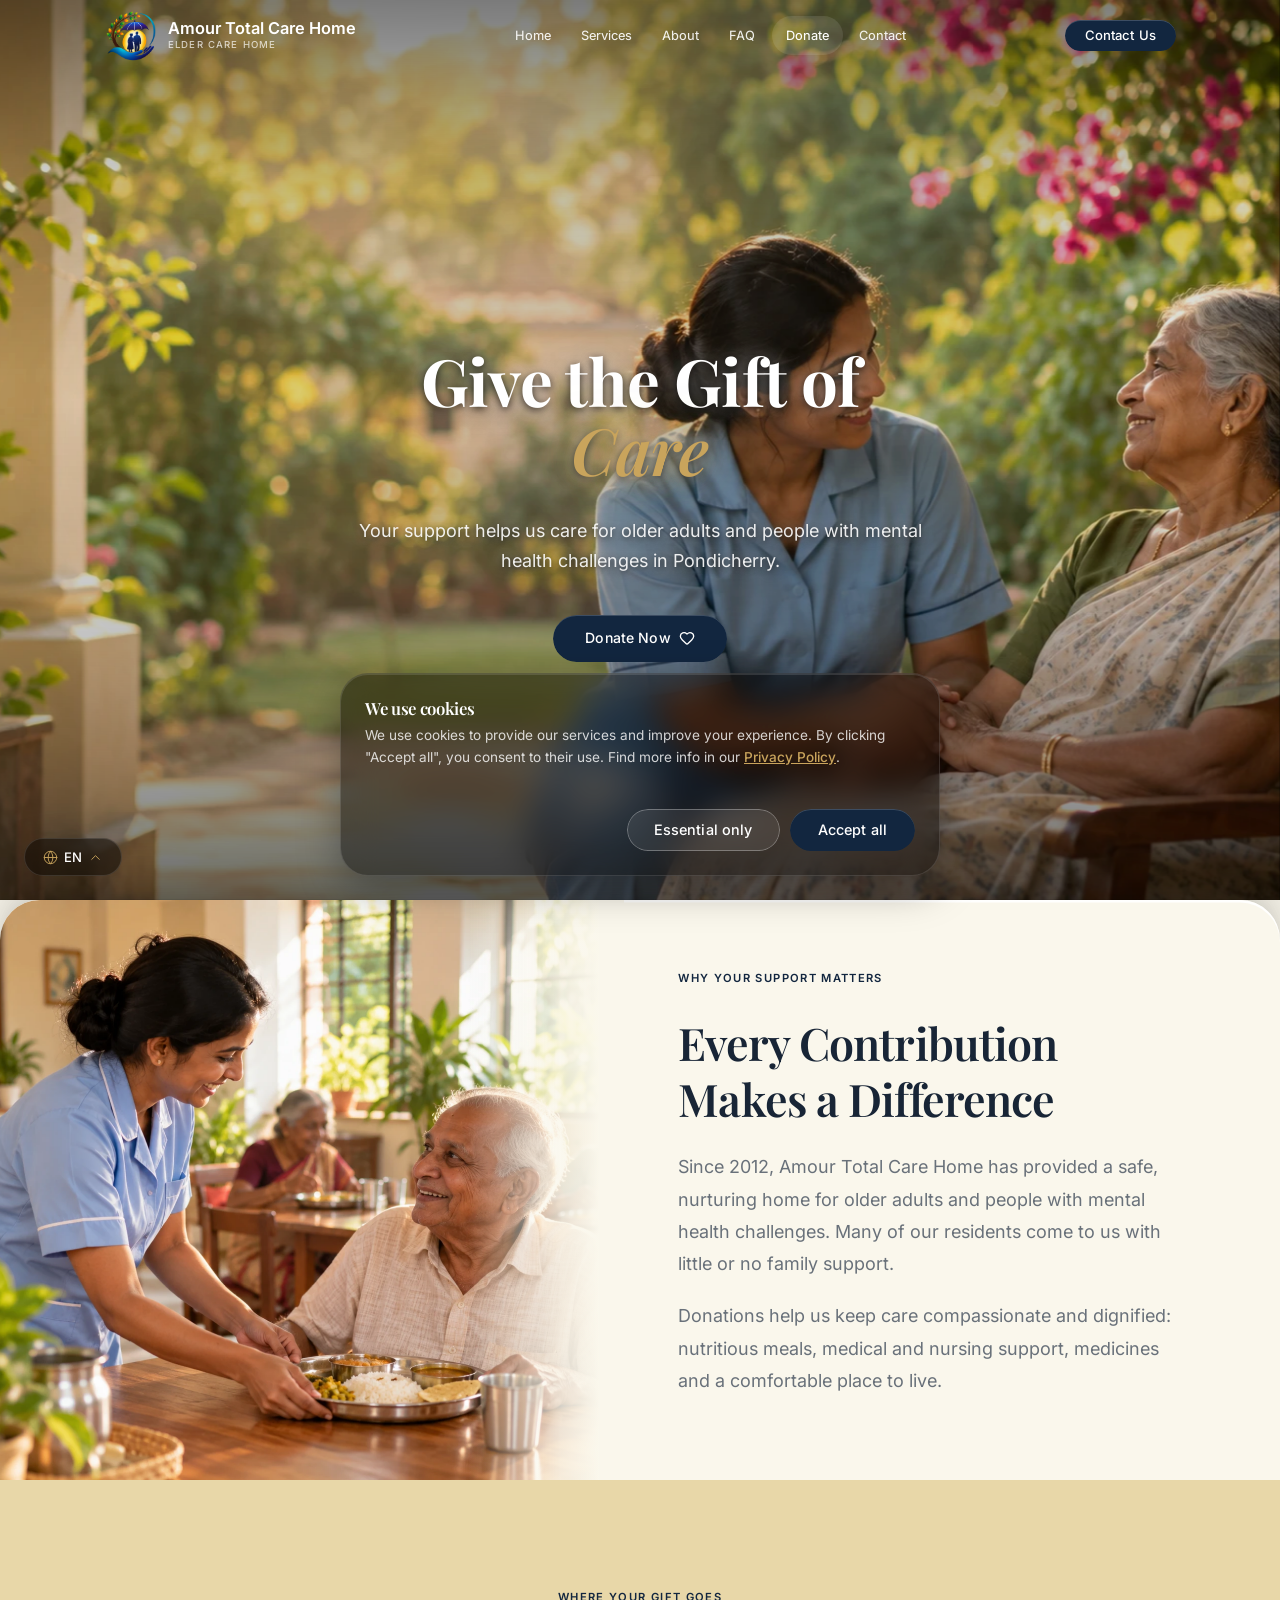
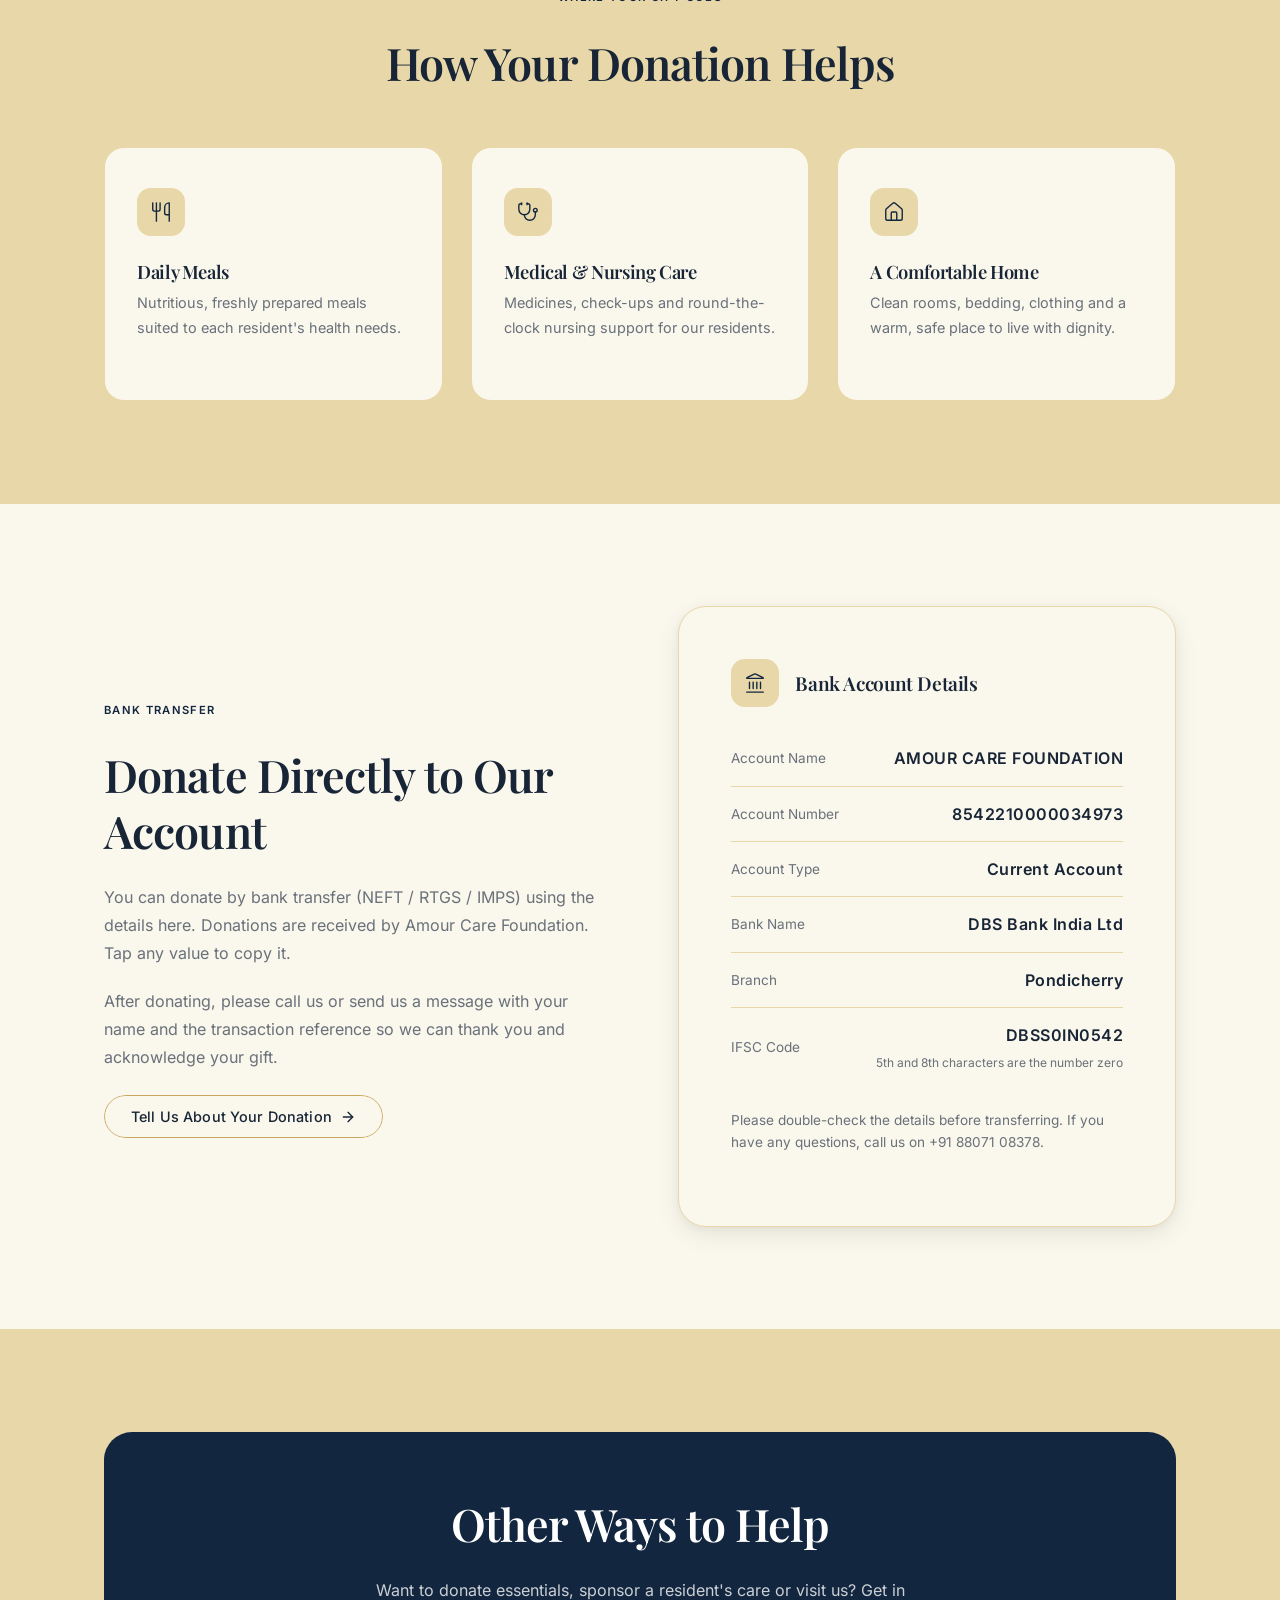
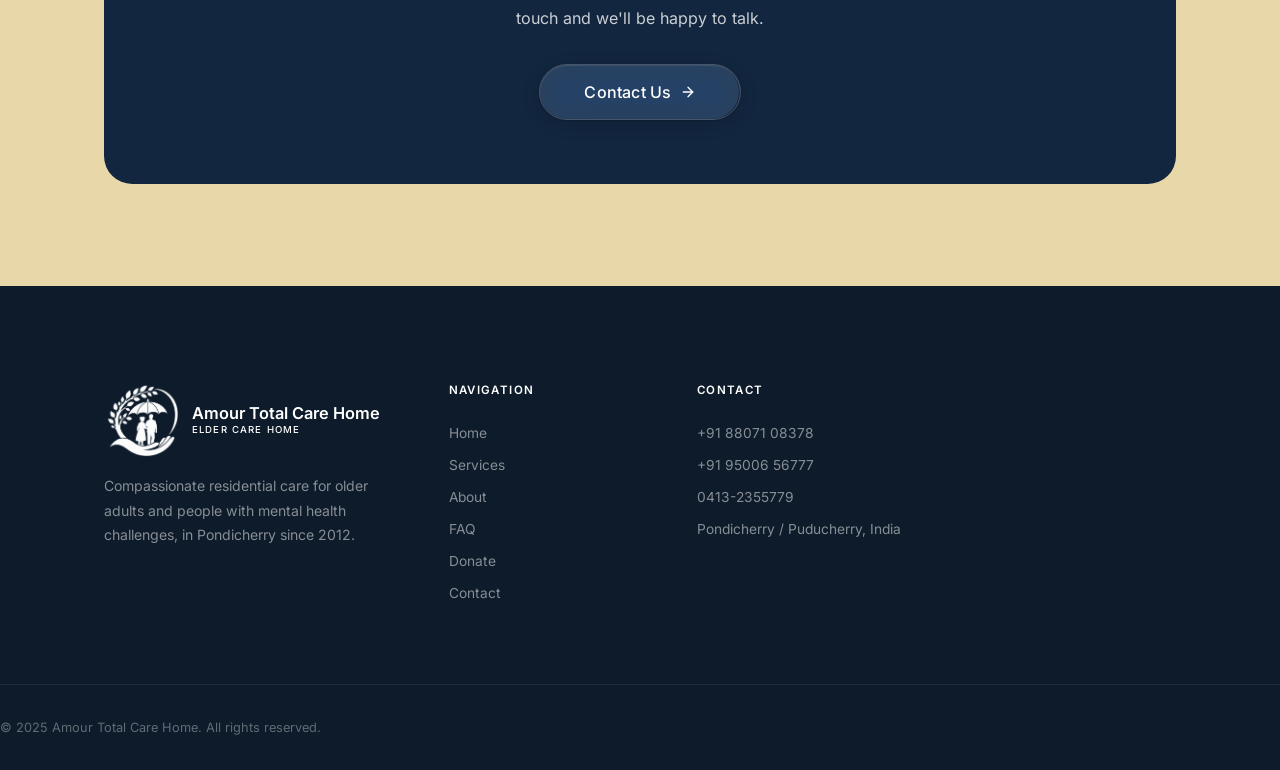
<file: donate.html>
<!DOCTYPE html>
<html lang="en">
<head>
  <meta charset="UTF-8">
  <meta name="viewport" content="width=device-width, initial-scale=1.0">
  <title>Donate - Amour Total Care Home</title>
  <meta name="description" content="Support Amour Total Care Home in Pondicherry. Your donation helps provide care, meals and medical support for older adults and people with mental health challenges.">
  <link rel="stylesheet" href="css/style.css?v=1065">
  <link rel="preload" as="image" href="img/donate/donate-hero.webp?v=1">
  <link rel="icon" href="img/common/logo-icon.png?v=3">
  <script src="js/vendor/lenis-1.0.42.min.js"></script>
  <!-- OpenGraph Social Metadata -->
  <meta property="og:title" content="Donate - Amour Total Care Home">
  <meta property="og:description" content="Support Amour Total Care Home in Pondicherry. Your donation helps provide care, meals and medical support.">
  <meta property="og:image" content="https://amour-home-care.vercel.app/img/common/logo-icon.png">
  <meta property="og:type" content="website">
</head>
<body>

<!-- HEADER -->
<header class="header header-transparent-allowed" id="header">
  <div class="header-inner">
    <a href="/" class="logo"><img src="img/common/logo-icon.png?v=3" alt="Amour Total Care Home"><div class="logo-text">Amour Total Care Home<span data-i18n="brand.sub">Elder Care Home</span></div></a>
    <nav class="nav">
      <a class="nav-link" href="/" data-i18n="nav.start">Home</a>
      <a class="nav-link" href="/services" data-i18n="nav.leistungen">Services</a>
      <a class="nav-link" href="/about" data-i18n="nav.ueber">About</a>
      <a class="nav-link" href="/faq" data-i18n="nav.faq">FAQ</a>
      <a class="nav-link active" href="/donate" data-i18n="nav.donate">Donate</a>
      <a class="nav-link" href="/contact" data-i18n="nav.kontakt">Contact</a>
    </nav>
    <div class="header-right"><a href="/contact" class="btn btn-primary btn-sm" data-i18n="nav.beratung">Contact Us</a><button class="mobile-toggle" aria-label="Menu"><span></span><span></span><span></span></button></div>
  </div>
</header>
<div class="mobile-menu"><a class="nav-link" href="/" data-i18n="nav.start">Home</a><a class="nav-link" href="/services" data-i18n="nav.leistungen">Services</a><a class="nav-link" href="/about" data-i18n="nav.ueber">About</a><a class="nav-link" href="/faq" data-i18n="nav.faq">FAQ</a><a class="nav-link active" href="/donate" data-i18n="nav.donate">Donate</a><a class="nav-link" href="/contact" data-i18n="nav.kontakt">Contact</a></div>

<main>

<!-- SUB-HERO -->
<section class="hero-cutout hero-fs">
  <div class="hero-home-photo-frame donate-hero-frame">
    <div class="hero-home-photo-inner">
      <picture>
        <img src="img/donate/donate-hero.webp?v=1" alt="A caregiver holding hands with an elderly resident on the veranda" class="hero-home-photo" loading="eager">
      </picture>
    </div>
    <div class="hero-home-overlay"></div>
  </div>
  <div class="container">
    <div class="hero-inner centered">
      <div class="hero-content">
        <h1 class="hero-title reveal"><span data-i18n="don.h1">Give the Gift of</span> <br><em data-i18n="don.h1em">Care</em></h1>
        <p class="hero-subtitle reveal stagger-1" data-i18n="don.lead">Your support helps us care for older adults and people with mental health challenges in Pondicherry.</p>
        <div class="hero-actions reveal stagger-2">
          <a href="#bank-details" class="btn btn-primary btn-lg" data-i18n="don.hero.btn">Donate Now <i data-lucide="heart"></i></a>
        </div>
      </div>
    </div>
  </div>
</section>

<!-- WHY DONATE -->
<section class="section-edge-photo img-left">
  <div class="edge-photo-frame">
    <div class="edge-photo-inner">
      <picture>
        <img src="img/donate/donate-why.webp?v=1" alt="A caregiver serving a South Indian meal to an elderly resident" loading="lazy">
      </picture>
    </div>
    <div class="edge-photo-overlay"></div>
  </div>
  <div class="container">
    <div class="grid-2">
      <div class="empty-column"></div>
      <div style="align-self: center;">
        <span class="section-tag reveal-right" data-i18n="don.why.tag">Why Your Support Matters</span>
        <h2 class="reveal-right stagger-1" data-i18n="don.why.h2">Every Contribution Makes a Difference</h2>
        <p class="reveal-right stagger-2" data-i18n="don.why.p1">Since 2012, Amour Total Care Home has provided a safe, nurturing home for older adults and people with mental health challenges. Many of our residents come to us with little or no family support.</p>
        <p class="reveal-right stagger-3" data-i18n="don.why.p2">Donations help us keep care compassionate and dignified: nutritious meals, medical and nursing support, medicines and a comfortable place to live.</p>
      </div>
    </div>
  </div>
</section>

<!-- HOW IT HELPS -->
<section class="section section-gray">
  <div class="container">
    <div class="section-header centered reveal">
      <span class="section-tag" data-i18n="don.use.tag">Where Your Gift Goes</span>
      <h2 data-i18n="don.use.h2">How Your Donation Helps</h2>
    </div>
    <div class="grid-3">
      <div class="card reveal stagger-1">
        <div class="card-icon"><i data-lucide="utensils"></i></div>
        <h3 data-i18n="don.use1.h3">Daily Meals</h3>
        <p data-i18n="don.use1.p">Nutritious, freshly prepared meals suited to each resident's health needs.</p>
      </div>
      <div class="card reveal stagger-2">
        <div class="card-icon"><i data-lucide="stethoscope"></i></div>
        <h3 data-i18n="don.use2.h3">Medical &amp; Nursing Care</h3>
        <p data-i18n="don.use2.p">Medicines, check-ups and round-the-clock nursing support for our residents.</p>
      </div>
      <div class="card reveal stagger-3">
        <div class="card-icon"><i data-lucide="home"></i></div>
        <h3 data-i18n="don.use3.h3">A Comfortable Home</h3>
        <p data-i18n="don.use3.p">Clean rooms, bedding, clothing and a warm, safe place to live with dignity.</p>
      </div>
    </div>
  </div>
</section>

<!-- BANK DETAILS -->
<section class="section" id="bank-details">
  <div class="container">
    <div class="grid-2">
      <div>
        <span class="section-tag reveal-left" data-i18n="don.bank.tag">Bank Transfer</span>
        <h2 class="reveal-left stagger-1" data-i18n="don.bank.h2">Donate Directly to Our Account</h2>
        <p class="reveal-left stagger-2" data-i18n="don.bank.p">You can donate by bank transfer (NEFT / RTGS / IMPS) using the details here. Donations are received by Amour Care Foundation. Tap any value to copy it.</p>
        <p class="reveal-left stagger-3" data-i18n="don.bank.after">After donating, please call us or send us a message with your name and the transaction reference so we can thank you and acknowledge your gift.</p>
        <div class="reveal-left stagger-4" style="margin-top: var(--sp-3);">
          <a href="/contact" class="btn btn-outline" data-i18n="don.bank.contact">Tell Us About Your Donation <i data-lucide="arrow-right"></i></a>
        </div>
      </div>
      <div class="reveal-right">
        <div class="form-card bank-card">
          <div class="bank-card-head">
            <div class="card-icon"><i data-lucide="landmark"></i></div>
            <h3 data-i18n="don.bank.card">Bank Account Details</h3>
          </div>
          <dl class="bank-list">
            <div class="bank-row">
              <dt data-i18n="don.bank.name">Account Name</dt>
              <dd><button type="button" class="bank-copy" data-copy>AMOUR CARE FOUNDATION</button></dd>
            </div>
            <div class="bank-row">
              <dt data-i18n="don.bank.number">Account Number</dt>
              <dd><button type="button" class="bank-copy" data-copy>8542210000034973</button></dd>
            </div>
            <div class="bank-row">
              <dt data-i18n="don.bank.type">Account Type</dt>
              <dd><button type="button" class="bank-copy" data-copy>Current Account</button></dd>
            </div>
            <div class="bank-row">
              <dt data-i18n="don.bank.bank">Bank Name</dt>
              <dd><button type="button" class="bank-copy" data-copy>DBS Bank India Ltd</button></dd>
            </div>
            <div class="bank-row">
              <dt data-i18n="don.bank.branch">Branch</dt>
              <dd><button type="button" class="bank-copy" data-copy>Pondicherry</button></dd>
            </div>
            <div class="bank-row">
              <dt data-i18n="don.bank.ifsc">IFSC Code</dt>
              <dd><button type="button" class="bank-copy" data-copy>DBSS0IN0542</button><span class="bank-hint" data-i18n="don.bank.ifsc.hint">5th and 8th characters are the number zero</span></dd>
            </div>
          </dl>
          <p class="bank-note" data-i18n="don.bank.note">Please double-check the details before transferring. If you have any questions, call us on +91 88071 08378.</p>
        </div>
      </div>
    </div>
  </div>
</section>

<!-- CTA -->
<section class="section section-gray">
  <div class="container">
    <div class="cta-card-violet reveal-scale">
      <h2 data-i18n="don.cta.h2">Other Ways to Help</h2>
      <p data-i18n="don.cta.p">Want to donate essentials, sponsor a resident's care or visit us? Get in touch and we'll be happy to talk.</p>
      <a href="/contact" class="btn btn-glass-dark btn-xl" data-i18n="cta.sprechen">Contact Us <i data-lucide="arrow-right"></i></a>
    </div>
  </div>
</section>

</main>

<footer class="footer"><div class="container"><div class="footer-grid"><div class="footer-brand"><a href="/" class="logo"><img src="img/common/logo-icon-white.png" alt="Amour Total Care Home"><div class="logo-text">Amour Total Care Home<span data-i18n="brand.sub">Elder Care Home</span></div></a><p data-i18n="footer.desc">Compassionate residential care for older adults and people with mental health challenges, in Pondicherry since 2012.</p></div><div><h4 data-i18n="footer.nav">Navigation</h4><div class="footer-links"><a href="/" data-i18n="nav.start">Home</a><a href="/services" data-i18n="nav.leistungen">Services</a><a href="/about" data-i18n="nav.ueber">About</a><a href="/faq" data-i18n="nav.faq">FAQ</a><a href="/donate" data-i18n="nav.donate">Donate</a><a href="/contact" data-i18n="nav.kontakt">Contact</a></div></div><div><h4 data-i18n="footer.kontakt">Contact</h4><div class="footer-contact">
          <a href="tel:+918807108378">+91 88071 08378</a>
          <a href="tel:+919500656777">+91 95006 56777</a>
          <a href="tel:04132355779">0413-2355779</a>
          <p>Pondicherry / Puducherry, India</p>
        </div>
      </div></div></div><div class="footer-bottom">
      <span data-i18n="footer.copy">&copy; 2025 Amour Total Care Home. All rights reserved.</span>
    </div></div></footer>
<div class="lang-float">
  <button class="lang-float-btn" id="langFloatBtn"><i data-lucide="globe"></i> EN <i data-lucide="chevron-up"></i></button>
  <div class="lang-float-dropdown" id="langDropdown">
    <a href="#" data-lang="en" class="active">English</a>
    <a href="#" data-lang="ta">தமிழ்</a>
    <a href="#" data-lang="hi">हिन्दी</a>
  </div>
</div>


<script src="js/vendor/lucide-1.39.0.min.js"></script>
<script src="js/main.js?v=5.26"></script>
<script>
document.querySelectorAll('[data-copy]').forEach(btn => {
  btn.addEventListener('click', async () => {
    const value = btn.textContent.trim()
    try {
      await navigator.clipboard.writeText(value)
    } catch (e) {
      return
    }
    btn.classList.add('is-copied')
    setTimeout(() => btn.classList.remove('is-copied'), 1500)
  })
})
</script>
</body>
</html>
</file>
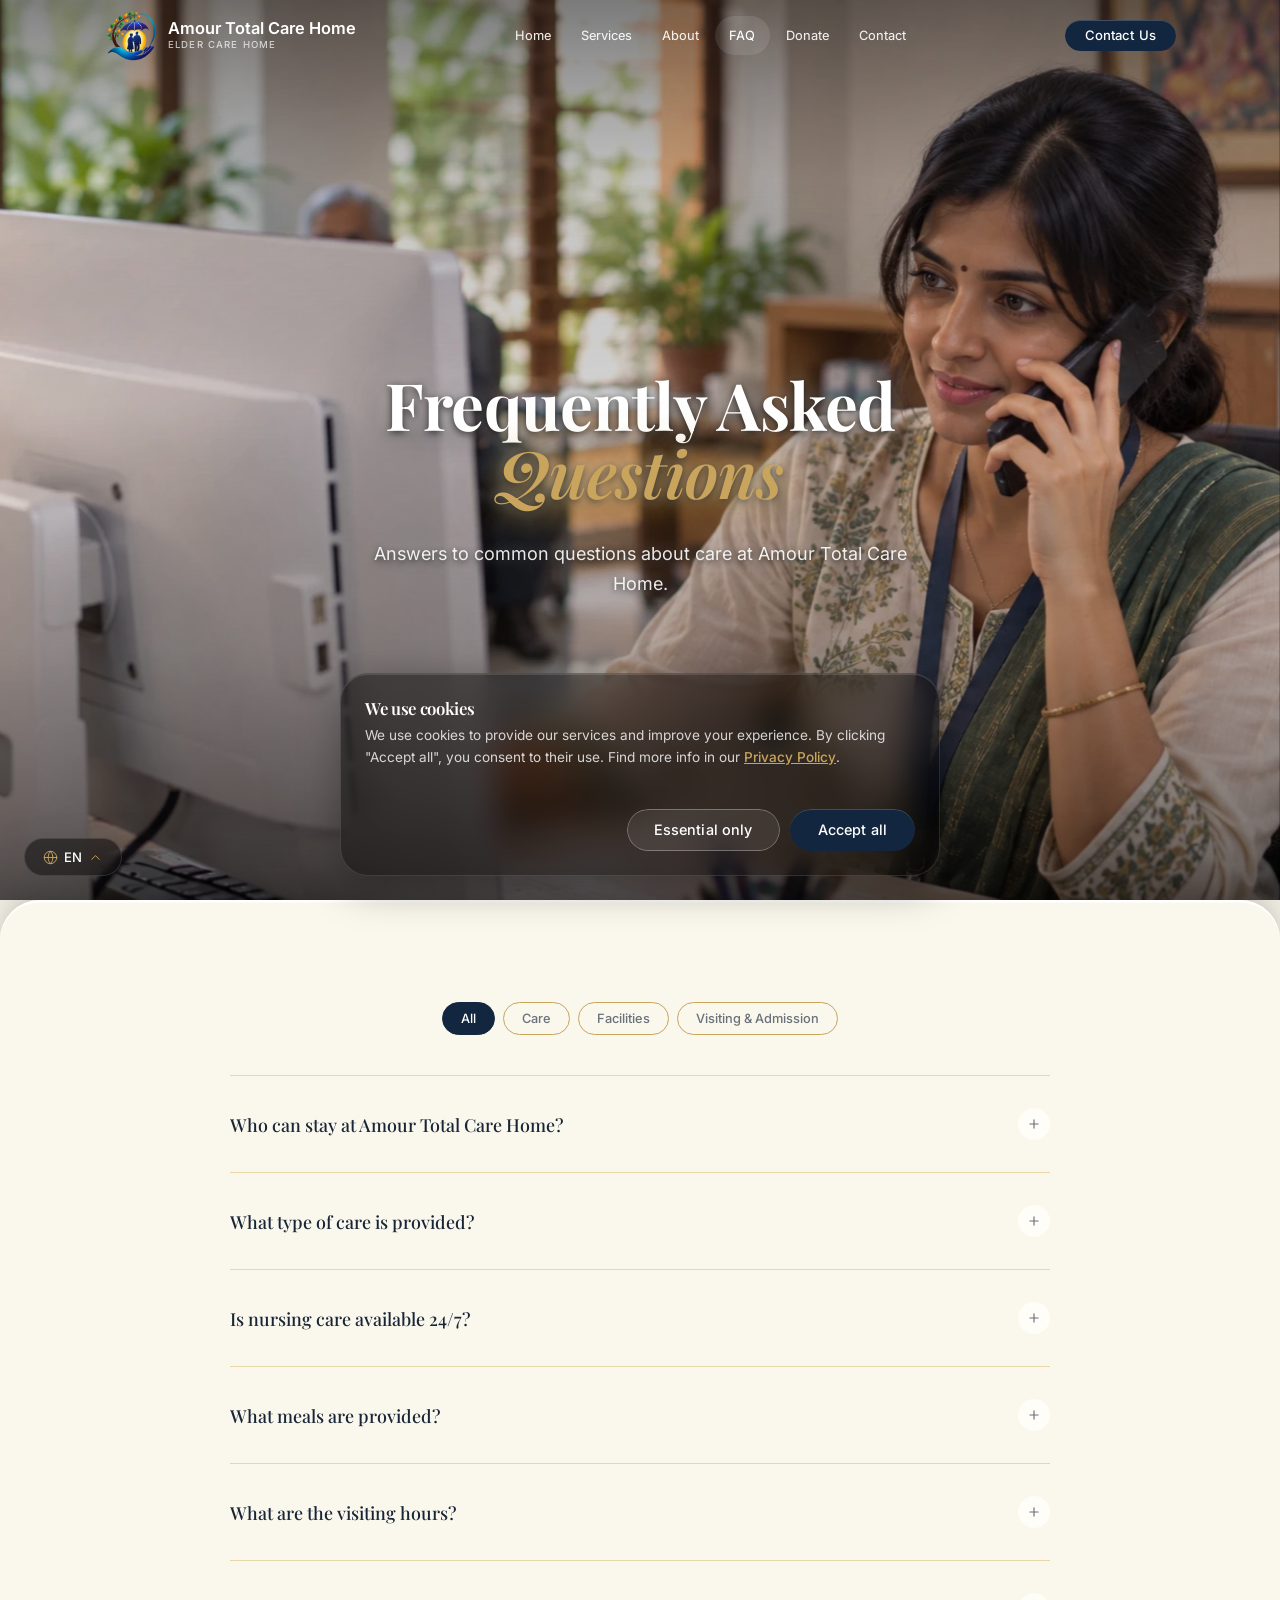
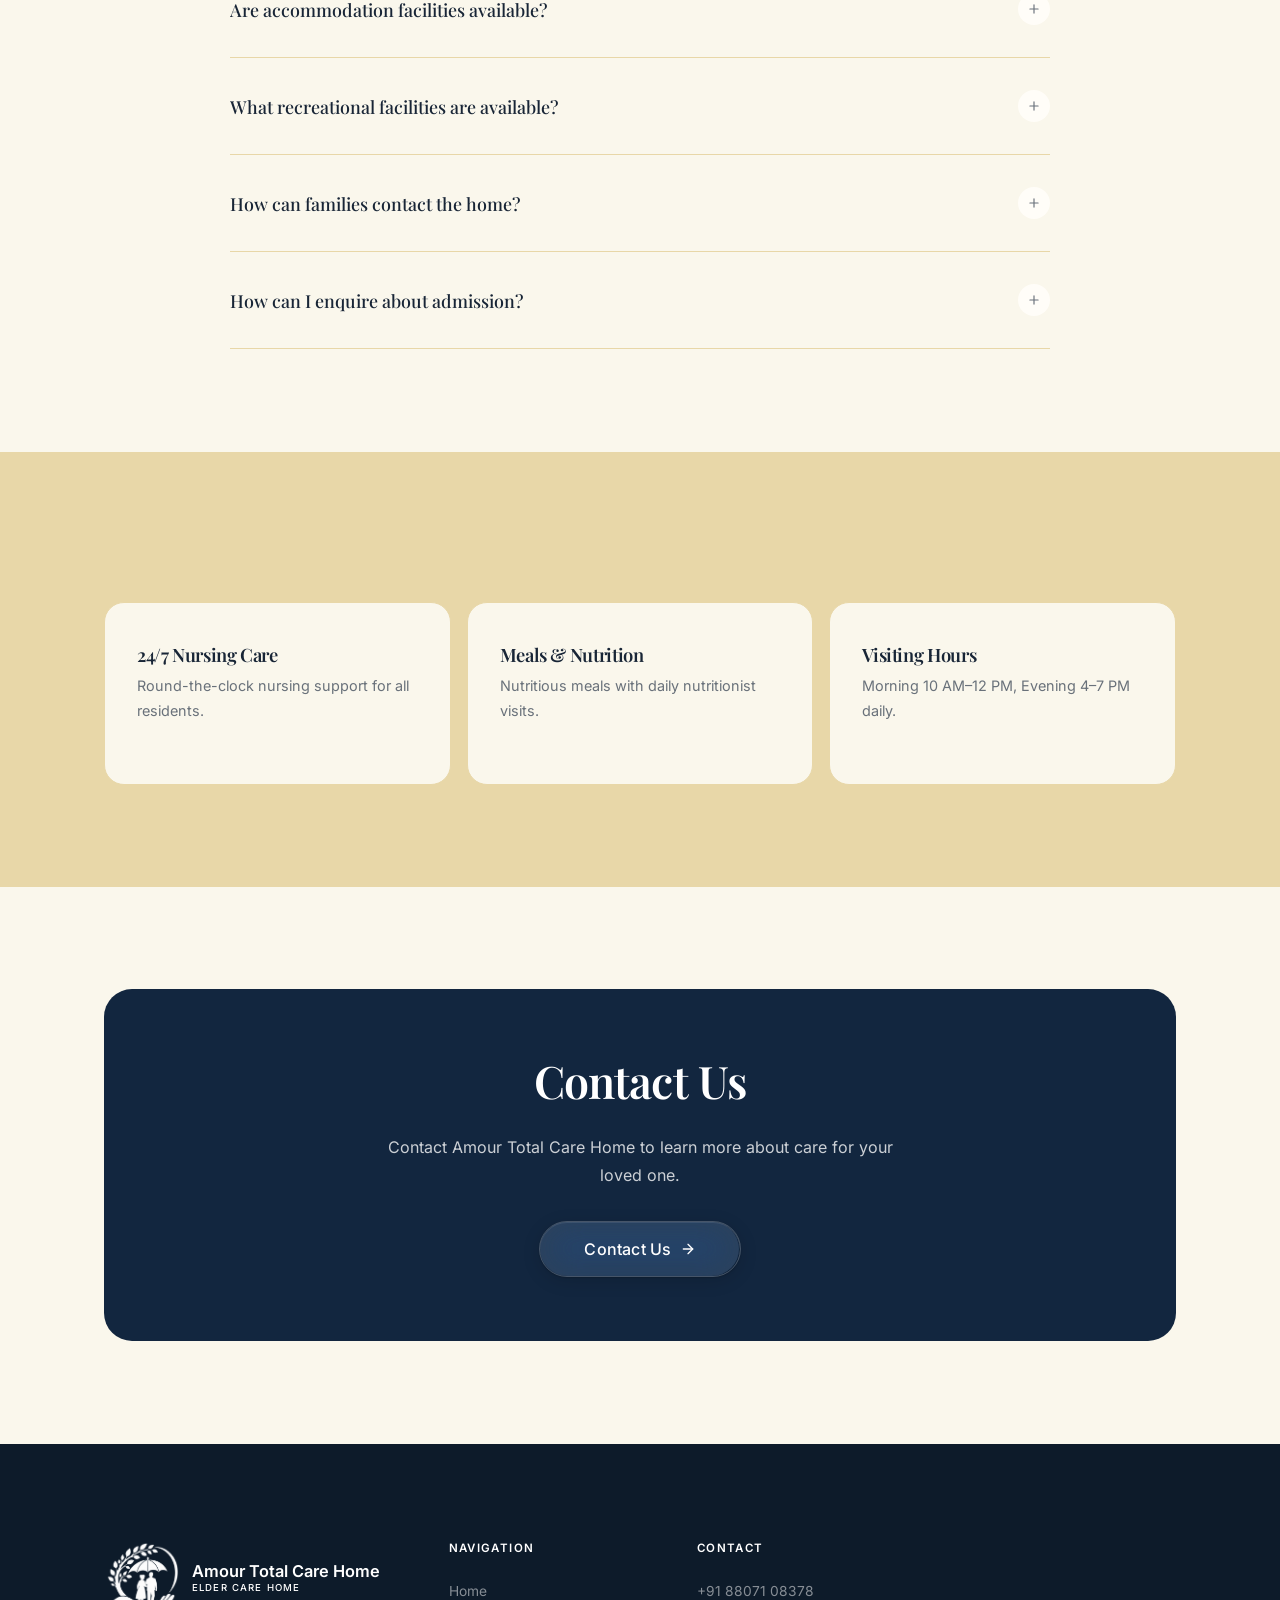
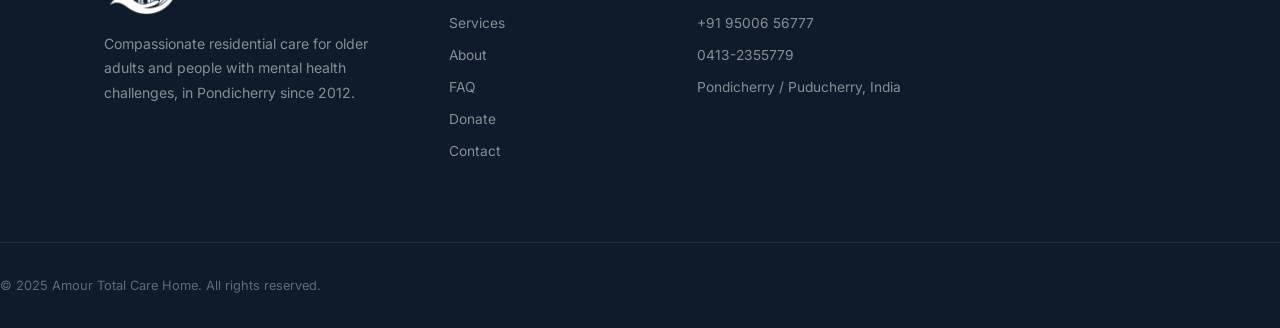
<file: faq.html>
<!DOCTYPE html>
<html lang="en">
<head>
  <meta charset="UTF-8">
  <meta name="viewport" content="width=device-width, initial-scale=1.0">
  <title>FAQ - Amour Total Care Home</title>
  <meta name="description" content="Frequently asked questions about elder care, nursing, meals, visiting hours, and facilities at Amour Total Care Home.">
  <link rel="stylesheet" href="css/style.css?v=1065">
  <link rel="preload" as="image" href="img/hero/mobile/hero5.webp?v=11" media="(max-width: 992px)">
  <link rel="preload" as="image" href="img/hero/desktop/hero5.webp?v=21" media="(min-width: 993px)">
  <link rel="icon" href="img/common/logo-icon.png?v=3">
  <script src="js/vendor/lenis-1.0.42.min.js"></script>
  <!-- OpenGraph Social Metadata -->
  <meta property="og:title" content="FAQ - Amour Total Care Home">
  <meta property="og:description" content="Frequently asked questions about elder care, nursing, meals, visiting hours, and facilities at Amour Total Care Home.">
  <meta property="og:image" content="https://amour-home-care.vercel.app/img/common/logo-icon.png">
  <meta property="og:type" content="website">
</head>
<body>

<!-- HEADER -->
<header class="header header-transparent-allowed" id="header">
  <div class="header-inner">
    <a href="/" class="logo"><img src="img/common/logo-icon.png?v=3" alt="Amour Total Care Home"><div class="logo-text">Amour Total Care Home<span data-i18n="brand.sub">Elder Care Home</span></div></a>
    <nav class="nav">
      <a class="nav-link" href="/" data-i18n="nav.start">Home</a>
      <a class="nav-link" href="/services" data-i18n="nav.leistungen">Services</a>
      <a class="nav-link" href="/about" data-i18n="nav.ueber">About</a>
      <a class="nav-link active" href="/faq" data-i18n="nav.faq">FAQ</a>
      <a class="nav-link" href="/donate" data-i18n="nav.donate">Donate</a><a class="nav-link" href="/contact" data-i18n="nav.kontakt">Contact</a>
    </nav>
    <div class="header-right"><a href="/contact" class="btn btn-primary btn-sm" data-i18n="nav.beratung">Contact Us</a><button class="mobile-toggle" aria-label="Menu"><span></span><span></span><span></span></button></div>
  </div>
</header>
<div class="mobile-menu"><a class="nav-link" href="/" data-i18n="nav.start">Home</a><a class="nav-link" href="/services" data-i18n="nav.leistungen">Services</a><a class="nav-link" href="/about" data-i18n="nav.ueber">About</a><a class="nav-link active" href="/faq" data-i18n="nav.faq">FAQ</a><a class="nav-link" href="/donate" data-i18n="nav.donate">Donate</a><a class="nav-link" href="/contact" data-i18n="nav.kontakt">Contact</a></div>

<main>

<!-- SUB-HERO -->
<section class="hero-cutout hero-fs">
  <div class="hero-home-photo-frame faq-hero-frame">
    <div class="hero-home-photo-inner">
      <picture>
        <source srcset="img/hero/mobile/hero5.webp?v=11" media="(max-width: 992px)">
        <img src="img/hero/desktop/hero5.webp?v=21" alt="Frequently Asked Questions" class="hero-home-photo" loading="eager">
      </picture>
    </div>
    <div class="hero-home-overlay"></div>
  </div>
  <div class="container">
    <div class="hero-inner centered">
      <div class="hero-content">
        <h1 class="hero-title reveal"><span data-i18n="faq.h1">Frequently Asked</span> <br><em data-i18n="faq.h1em">Questions</em></h1>
        <p class="hero-subtitle reveal stagger-1" data-i18n="faq.lead">Answers to common questions about care at Amour Total Care Home.</p>
      </div>
    </div>
  </div>
</section>

<!-- FAQ -->
<section class="section">
  <div class="container">


    <!-- Category Pills -->
    <div class="faq-cats reveal">
      <button class="faq-cat active" data-cat="alle" data-i18n="faq.cat.alle">All</button>
      <button class="faq-cat" data-cat="pat" data-i18n="faq.cat.pat">Care</button>
      <button class="faq-cat" data-cat="kost" data-i18n="faq.cat.kost">Facilities</button>
      <button class="faq-cat" data-cat="abl" data-i18n="faq.cat.abl">Visiting & Admission</button>
    </div>

    <!-- Accordion -->
    <div class="faq-list">
      <div class="faq-item reveal stagger-1" data-category="pat">
        <button class="faq-question"><span data-i18n="faq.q1">Who can stay at Amour Total Care Home?</span><span class="faq-toggle"><i data-lucide="plus"></i></span></button>
        <div class="faq-answer"><div class="faq-answer-inner"><p data-i18n="faq.a1">Amour Total Care Home welcomes older adults and people with mental health challenges. Please contact us to discuss your loved one's specific needs.</p><a href="/contact" class="btn btn-primary btn-sm" data-i18n="jetzt.beraten">Contact Us</a></div></div>
      </div>
      <div class="faq-item reveal stagger-2" data-category="pat">
        <button class="faq-question"><span data-i18n="faq.q2">What type of care is provided?</span><span class="faq-toggle"><i data-lucide="plus"></i></span></button>
        <div class="faq-answer"><div class="faq-answer-inner"><p data-i18n="faq.a2">We provide elder care and care for people with mental health challenges, including long-term care, end-of-life care, and psychiatric-specific management.</p></div></div>
      </div>
      <div class="faq-item reveal stagger-3" data-category="pat">
        <button class="faq-question"><span data-i18n="faq.q3">Is nursing care available 24/7?</span><span class="faq-toggle"><i data-lucide="plus"></i></span></button>
        <div class="faq-answer"><div class="faq-answer-inner"><p data-i18n="faq.a3">Yes. 24/7 nursing care is provided to all residents, along with doctors' care.</p></div></div>
      </div>
      <div class="faq-item reveal stagger-4" data-category="kost">
        <button class="faq-question"><span data-i18n="faq.q4">What meals are provided?</span><span class="faq-toggle"><i data-lucide="plus"></i></span></button>
        <div class="faq-answer"><div class="faq-answer-inner"><p data-i18n="faq.a4">We provide nutritious vegetarian and non-vegetarian meals and beverages throughout the day. A nutritionist visits daily to help monitor residents' dietary needs.</p></div></div>
      </div>
      <div class="faq-item reveal stagger-1" data-category="abl">
        <button class="faq-question"><span data-i18n="faq.q5">What are the visiting hours?</span><span class="faq-toggle"><i data-lucide="plus"></i></span></button>
        <div class="faq-answer"><div class="faq-answer-inner"><p data-i18n="faq.a5">Morning: 10:00 AM – 12:00 PM. Evening: 4:00 PM – 7:00 PM. Visitors are requested to obtain permission and help maintain a peaceful environment for residents.</p></div></div>
      </div>
      <div class="faq-item reveal stagger-2" data-category="kost">
        <button class="faq-question"><span data-i18n="faq.q6">Are accommodation facilities available?</span><span class="faq-toggle"><i data-lucide="plus"></i></span></button>
        <div class="faq-answer"><div class="faq-answer-inner"><p data-i18n="faq.a6">Yes, we provide boarding and lodging facilities as part of residential care.</p></div></div>
      </div>
      <div class="faq-item reveal stagger-3" data-category="kost">
        <button class="faq-question"><span data-i18n="faq.q7">What recreational facilities are available?</span><span class="faq-toggle"><i data-lucide="plus"></i></span></button>
        <div class="faq-answer"><div class="faq-answer-inner"><p data-i18n="faq.a7">We offer recreation facilities, indoor games, and outdoor visits, along with Tamil and English daily newspapers and weekly magazines.</p></div></div>
      </div>
      <div class="faq-item reveal stagger-4" data-category="abl">
        <button class="faq-question"><span data-i18n="faq.q8">How can families contact the home?</span><span class="faq-toggle"><i data-lucide="plus"></i></span></button>
        <div class="faq-answer"><div class="faq-answer-inner"><p data-i18n="faq.a8">You can reach Amour Total Care Home at +91 88071 08378, +91 95006 56777, or 0413-2355779.</p><a href="/contact" class="btn btn-primary btn-sm" data-i18n="jetzt.beraten">Contact Us</a></div></div>
      </div>
      <div class="faq-item reveal stagger-1" data-category="abl">
        <button class="faq-question"><span data-i18n="faq.q9">How can I enquire about admission?</span><span class="faq-toggle"><i data-lucide="plus"></i></span></button>
        <div class="faq-answer"><div class="faq-answer-inner"><p data-i18n="faq.a9">Please contact Amour Total Care Home for current information.</p></div></div>
      </div>
    </div>
  </div>
</section>

<!-- TOP CARDS -->
<section class="section section-gray">
  <div class="container">
    <div class="faq-top-cards">
      <div class="card">
        <h3 data-i18n="faq.top1.h3">24/7 Nursing Care</h3>
        <p data-i18n="faq.top1.p">Round-the-clock nursing support for all residents.</p>
      </div>
      <div class="card">
        <h3 data-i18n="faq.top2.h3">Meals & Nutrition</h3>
        <p data-i18n="faq.top2.p">Nutritious meals with daily nutritionist visits.</p>
      </div>
      <div class="card">
        <h3 data-i18n="faq.top3.h3">Visiting Hours</h3>
        <p data-i18n="faq.top3.p">Morning 10 AM–12 PM, Evening 4–7 PM daily.</p>
      </div>
    </div>
  </div>
</section>

<!-- CTA -->
<section class="section">
  <div class="container">
    <div class="cta-card-violet reveal-scale">
      <h2 data-i18n="cta.beratung">Contact Us</h2>
      <p data-i18n="cta.beratung.p">Contact Amour Total Care Home to learn more about care for your loved one.</p>
      <a href="/contact" class="btn btn-glass-dark btn-xl" data-i18n="cta.sprechen">Contact Us <i data-lucide="arrow-right"></i></a>
    </div>
  </div>
</section>

</main>

<footer class="footer"><div class="container"><div class="footer-grid"><div class="footer-brand"><a href="/" class="logo"><img src="img/common/logo-icon-white.png" alt="Amour Total Care Home"><div class="logo-text">Amour Total Care Home<span data-i18n="brand.sub">Elder Care Home</span></div></a><p data-i18n="footer.desc">Compassionate residential care for older adults and people with mental health challenges, in Pondicherry since 2012.</p></div><div><h4 data-i18n="footer.nav">Navigation</h4><div class="footer-links"><a href="/" data-i18n="nav.start">Home</a><a href="/services" data-i18n="nav.leistungen">Services</a><a href="/about" data-i18n="nav.ueber">About</a><a href="/faq" data-i18n="nav.faq">FAQ</a><a href="/donate" data-i18n="nav.donate">Donate</a><a href="/contact" data-i18n="nav.kontakt">Contact</a></div></div><div><h4 data-i18n="footer.kontakt">Contact</h4><div class="footer-contact">
          <a href="tel:+918807108378">+91 88071 08378</a>
          <a href="tel:+919500656777">+91 95006 56777</a>
          <a href="tel:04132355779">0413-2355779</a>
          <p>Pondicherry / Puducherry, India</p>
        </div>
      </div></div></div><div class="footer-bottom">
      <span data-i18n="footer.copy">&copy; 2025 Amour Total Care Home. All rights reserved.</span>
    </div></div></footer>
<div class="lang-float">
  <button class="lang-float-btn" id="langFloatBtn"><i data-lucide="globe"></i> EN <i data-lucide="chevron-up"></i></button>
  <div class="lang-float-dropdown" id="langDropdown">
    <a href="#" data-lang="en" class="active">English</a>
    <a href="#" data-lang="ta">தமிழ்</a>
    <a href="#" data-lang="hi">हिन्दी</a>
  </div>
</div>


<script src="js/vendor/lucide-1.39.0.min.js"></script>
<script src="js/main.js?v=5.26"></script>
</body>
</html>
</file>
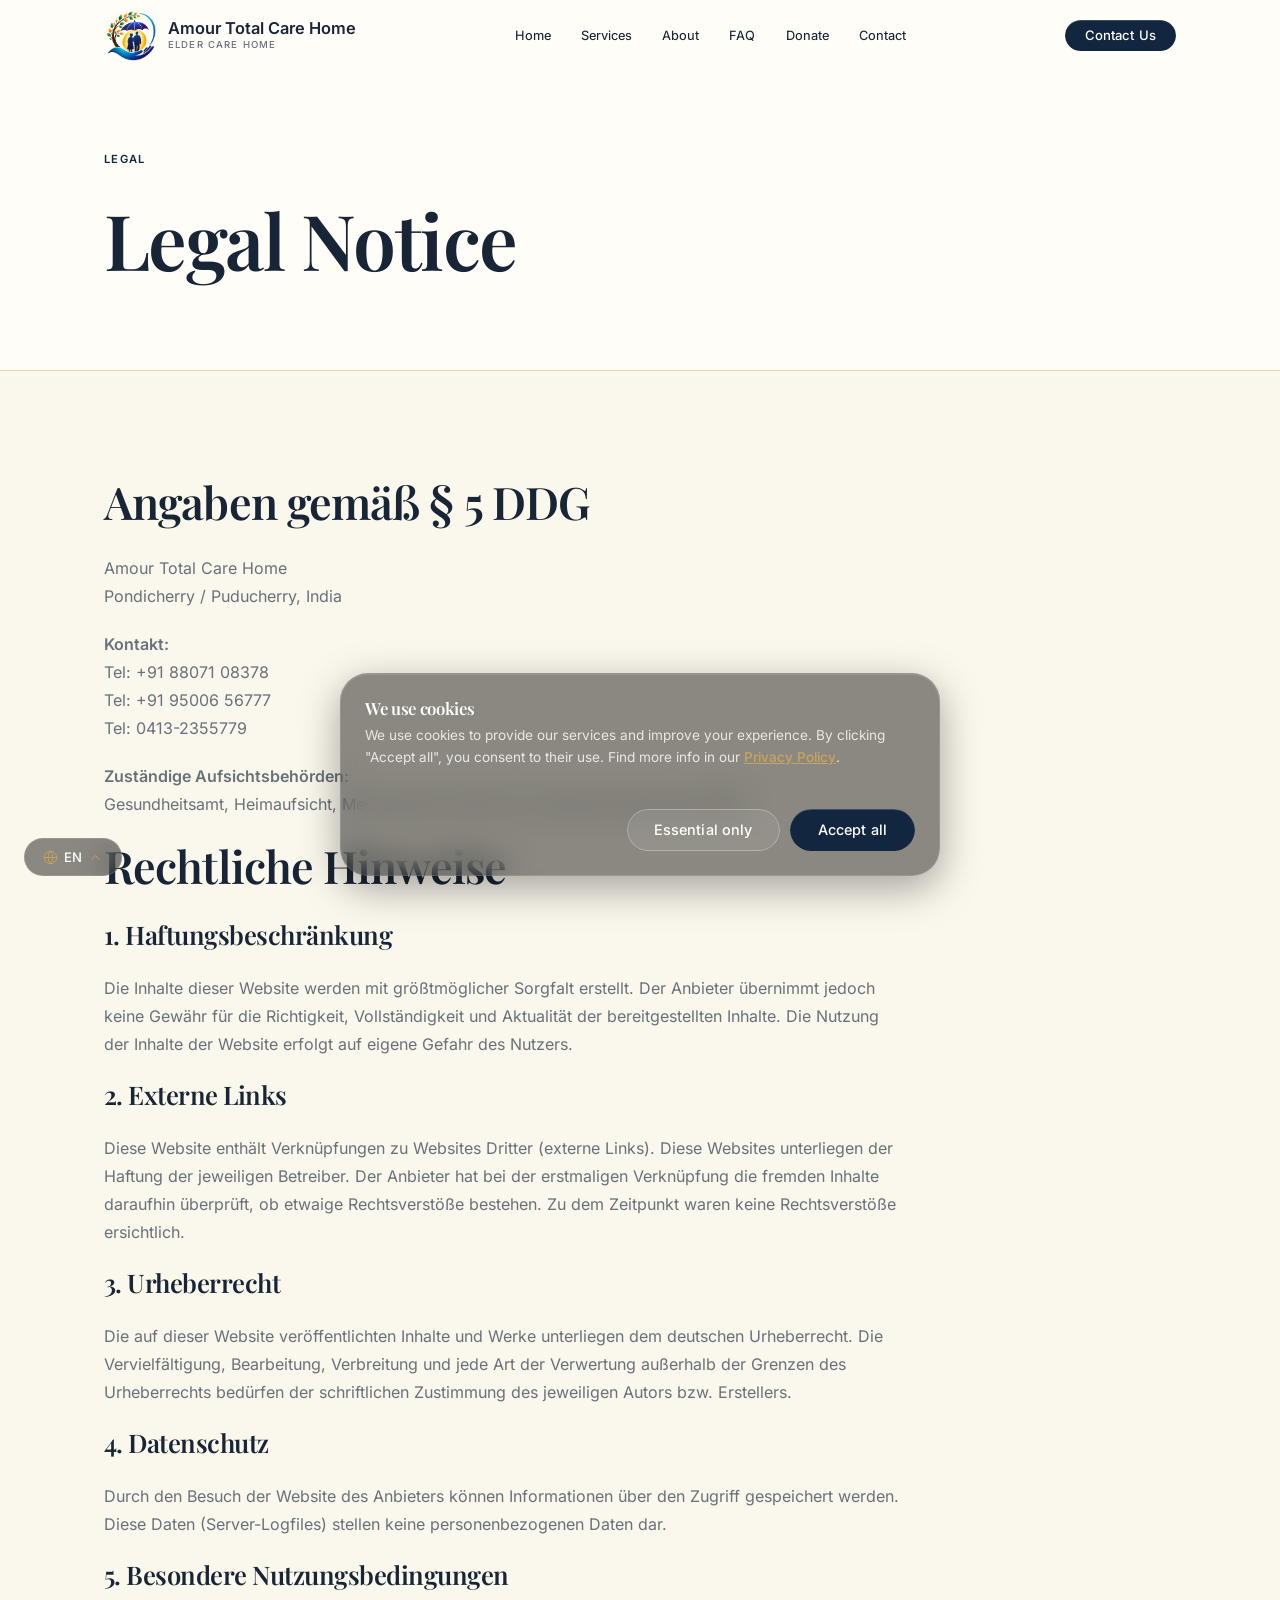
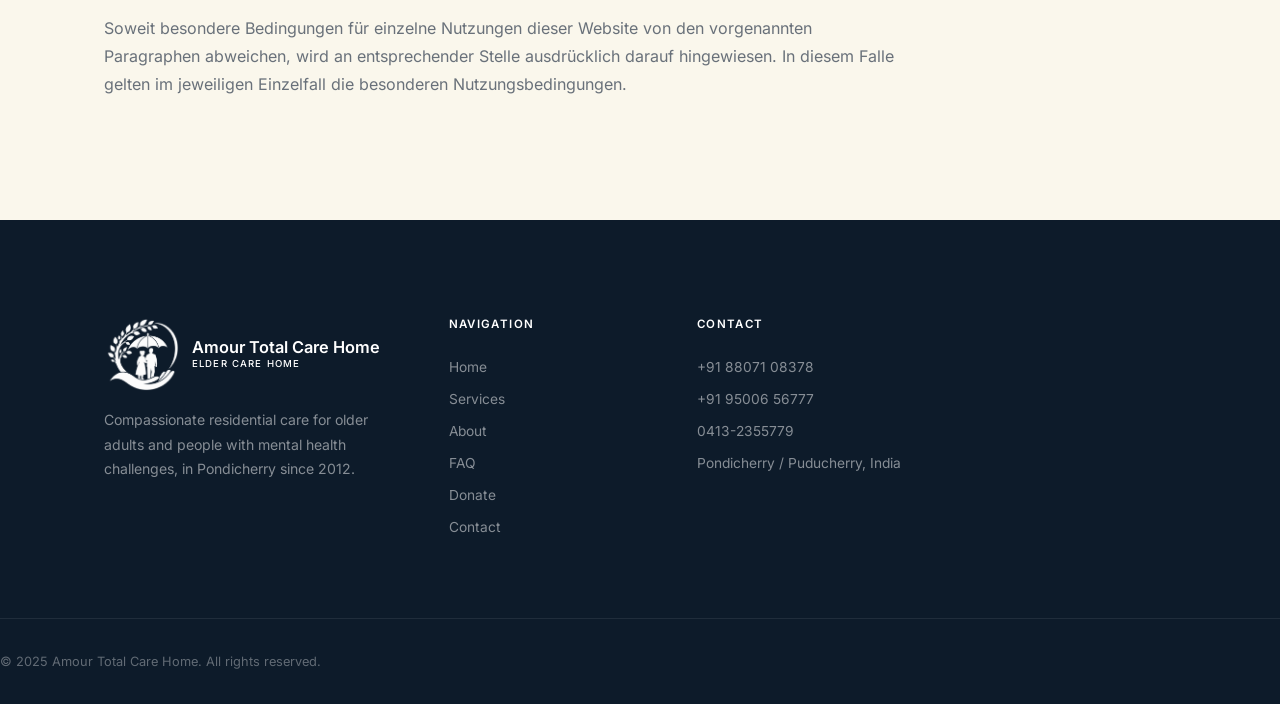
<file: impressum.html>
<!DOCTYPE html>
<html lang="en">
<head>
  <meta charset="UTF-8">
  <meta name="viewport" content="width=device-width, initial-scale=1.0">
  <title>Legal Notice — Amour Total Care Home</title>
  <meta name="description" content="Legal notice of Amour Total Care Home, Pondicherry.">
  <link rel="stylesheet" href="css/style.css?v=1065">
  <link rel="icon" href="img/common/logo-icon.png?v=3">
  <script src="js/vendor/lenis-1.0.42.min.js"></script>
  <!-- OpenGraph Social Metadata -->
  <meta property="og:title" content="Legal Notice — Amour Total Care Home">
  <meta property="og:description" content="Legal notice of Amour Total Care Home, Pondicherry.">
  <meta property="og:image" content="https://amour-home-care.vercel.app/img/common/logo-icon.png">
  <meta property="og:url" content="https://amour-home-care.vercel.app/impressum.html">
  <meta property="og:type" content="website">
</head>
<body>

<header class="header" id="header">
  <div class="header-inner">
    <a href="/" class="logo"><img src="img/common/logo-icon.png?v=3" alt="Amour Total Care Home"><div class="logo-text">Amour Total Care Home<span data-i18n="brand.sub">Elder Care Home</span></div></a>
    <nav class="nav">
      <a class="nav-link" href="/" data-i18n="nav.start">Home</a>
      <a class="nav-link" href="/services" data-i18n="nav.leistungen">Services</a>
      <a class="nav-link" href="/about" data-i18n="nav.ueber">About</a><a class="nav-link" href="/faq" data-i18n="nav.faq">FAQ</a><a class="nav-link" href="/donate" data-i18n="nav.donate">Donate</a><a class="nav-link" href="/contact" data-i18n="nav.kontakt">Contact</a>
    </nav>
    <div class="header-right">
      <a href="/contact" class="btn btn-primary btn-sm" data-i18n="nav.beratung">Contact Us</a>
      <button class="mobile-toggle" aria-label="Menu"><span></span><span></span><span></span></button>
    </div>
  </div>
</header>
<div class="mobile-menu">
  <a class="nav-link" href="/" data-i18n="nav.start">Home</a><a class="nav-link" href="/services" data-i18n="nav.leistungen">Services</a><a class="nav-link" href="/about" data-i18n="nav.ueber">About</a><a class="nav-link" href="/faq" data-i18n="nav.faq">FAQ</a><a class="nav-link" href="/donate" data-i18n="nav.donate">Donate</a><a class="nav-link" href="/contact" data-i18n="nav.kontakt">Contact</a>
</div>

<main>

<section class="page-hero">
  <div class="container">
    <span class="section-tag" data-i18n="legal.tag">Rechtliches</span>
    <h1 data-i18n="imp.h1">Impressum</h1>
  </div>
</section>

<section class="section">
  <div class="container">
    <div class="reveal" style="max-width:800px">

      <h2>Angaben gemäß § 5 DDG</h2>
      <!-- Legal details (registered address, registration number, responsible person, email) pending verified confirmation from Amour Total Care Home. -->
      <p>Amour Total Care Home<br>
      Pondicherry / Puducherry, India</p>

      <p><strong>Kontakt:</strong><br>
      Tel: +91 88071 08378<br>
      Tel: +91 95006 56777<br>
      Tel: 0413-2355779</p>

      <p><strong>Zuständige Aufsichtsbehörden:</strong><br>
      Gesundheitsamt, Heimaufsicht, Medizinischer Dienst der Krankenversicherung (MDK)</p>

      <h2>Rechtliche Hinweise</h2>

      <h3>1. Haftungsbeschränkung</h3>
      <p>Die Inhalte dieser Website werden mit größtmöglicher Sorgfalt erstellt. Der Anbieter übernimmt jedoch keine Gewähr für die Richtigkeit, Vollständigkeit und Aktualität der bereitgestellten Inhalte. Die Nutzung der Inhalte der Website erfolgt auf eigene Gefahr des Nutzers.</p>

      <h3>2. Externe Links</h3>
      <p>Diese Website enthält Verknüpfungen zu Websites Dritter (externe Links). Diese Websites unterliegen der Haftung der jeweiligen Betreiber. Der Anbieter hat bei der erstmaligen Verknüpfung die fremden Inhalte daraufhin überprüft, ob etwaige Rechtsverstöße bestehen. Zu dem Zeitpunkt waren keine Rechtsverstöße ersichtlich.</p>

      <h3>3. Urheberrecht</h3>
      <p>Die auf dieser Website veröffentlichten Inhalte und Werke unterliegen dem deutschen Urheberrecht. Die Vervielfältigung, Bearbeitung, Verbreitung und jede Art der Verwertung außerhalb der Grenzen des Urheberrechts bedürfen der schriftlichen Zustimmung des jeweiligen Autors bzw. Erstellers.</p>

      <h3>4. Datenschutz</h3>
      <p>Durch den Besuch der Website des Anbieters können Informationen über den Zugriff gespeichert werden. Diese Daten (Server-Logfiles) stellen keine personenbezogenen Daten dar.</p>

      <h3>5. Besondere Nutzungsbedingungen</h3>
      <p>Soweit besondere Bedingungen für einzelne Nutzungen dieser Website von den vorgenannten Paragraphen abweichen, wird an entsprechender Stelle ausdrücklich darauf hingewiesen. In diesem Falle gelten im jeweiligen Einzelfall die besonderen Nutzungsbedingungen.</p>

    </div>
  </div>
</section>

</main>

<footer class="footer">
  <div class="container">
    <div class="footer-grid">
      <div class="footer-brand"><a href="/" class="logo"><img src="img/common/logo-icon-white.png" alt="Amour Total Care Home"><div class="logo-text">Amour Total Care Home<span data-i18n="brand.sub">Elder Care Home</span></div></a><p data-i18n="footer.desc">Compassionate residential care for older adults and people with mental health challenges — in Pondicherry since 2012.</p></div>
      <div><h4 data-i18n="footer.nav">Navigation</h4><div class="footer-links"><a href="/" data-i18n="nav.start">Home</a><a href="/services" data-i18n="nav.leistungen">Services</a><a href="/about" data-i18n="nav.ueber">About</a><a href="/faq" data-i18n="nav.faq">FAQ</a><a href="/donate" data-i18n="nav.donate">Donate</a><a href="/contact" data-i18n="nav.kontakt">Contact</a></div></div>
      <div><h4 data-i18n="footer.kontakt">Contact</h4><div class="footer-contact">
          <a href="tel:+918807108378">+91 88071 08378</a>
          <a href="tel:+919500656777">+91 95006 56777</a>
          <a href="tel:04132355779">0413-2355779</a>
          <p>Pondicherry / Puducherry, India</p>
        </div>
      </div></div>
    </div>
    <div class="footer-bottom">
      <span data-i18n="footer.copy">&copy; 2025 Amour Total Care Home. All rights reserved.</span>
    </div>
  </div>
</footer>
<div class="lang-float">
  <button class="lang-float-btn" id="langFloatBtn"><i data-lucide="globe"></i> EN <i data-lucide="chevron-up"></i></button>
  <div class="lang-float-dropdown" id="langDropdown">
    <a href="#" data-lang="en" class="active">English</a>
    <a href="#" data-lang="ta">தமிழ்</a>
    <a href="#" data-lang="hi">हिन्दी</a>
  </div>
</div>


<script src="js/vendor/lucide-1.39.0.min.js"></script>
<script src="js/main.js?v=5.26"></script>
</body>
</html>
</file>
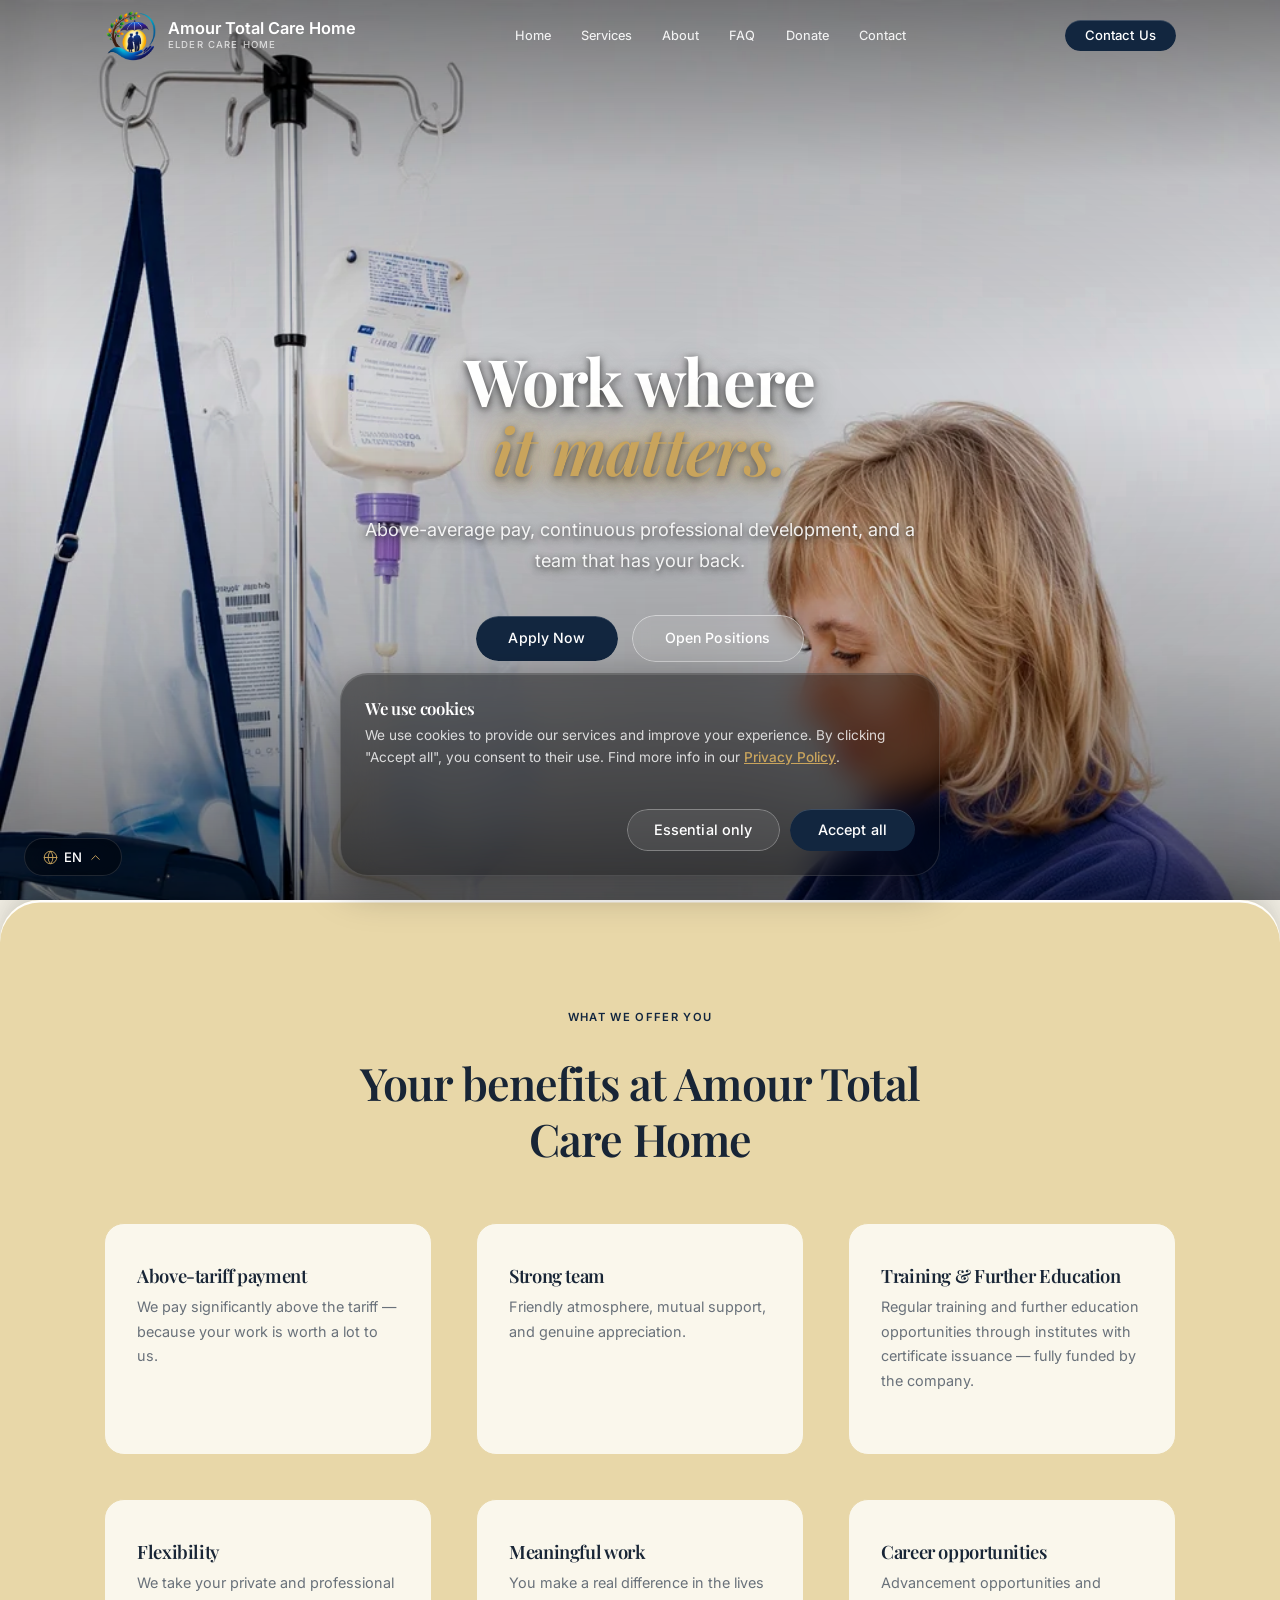
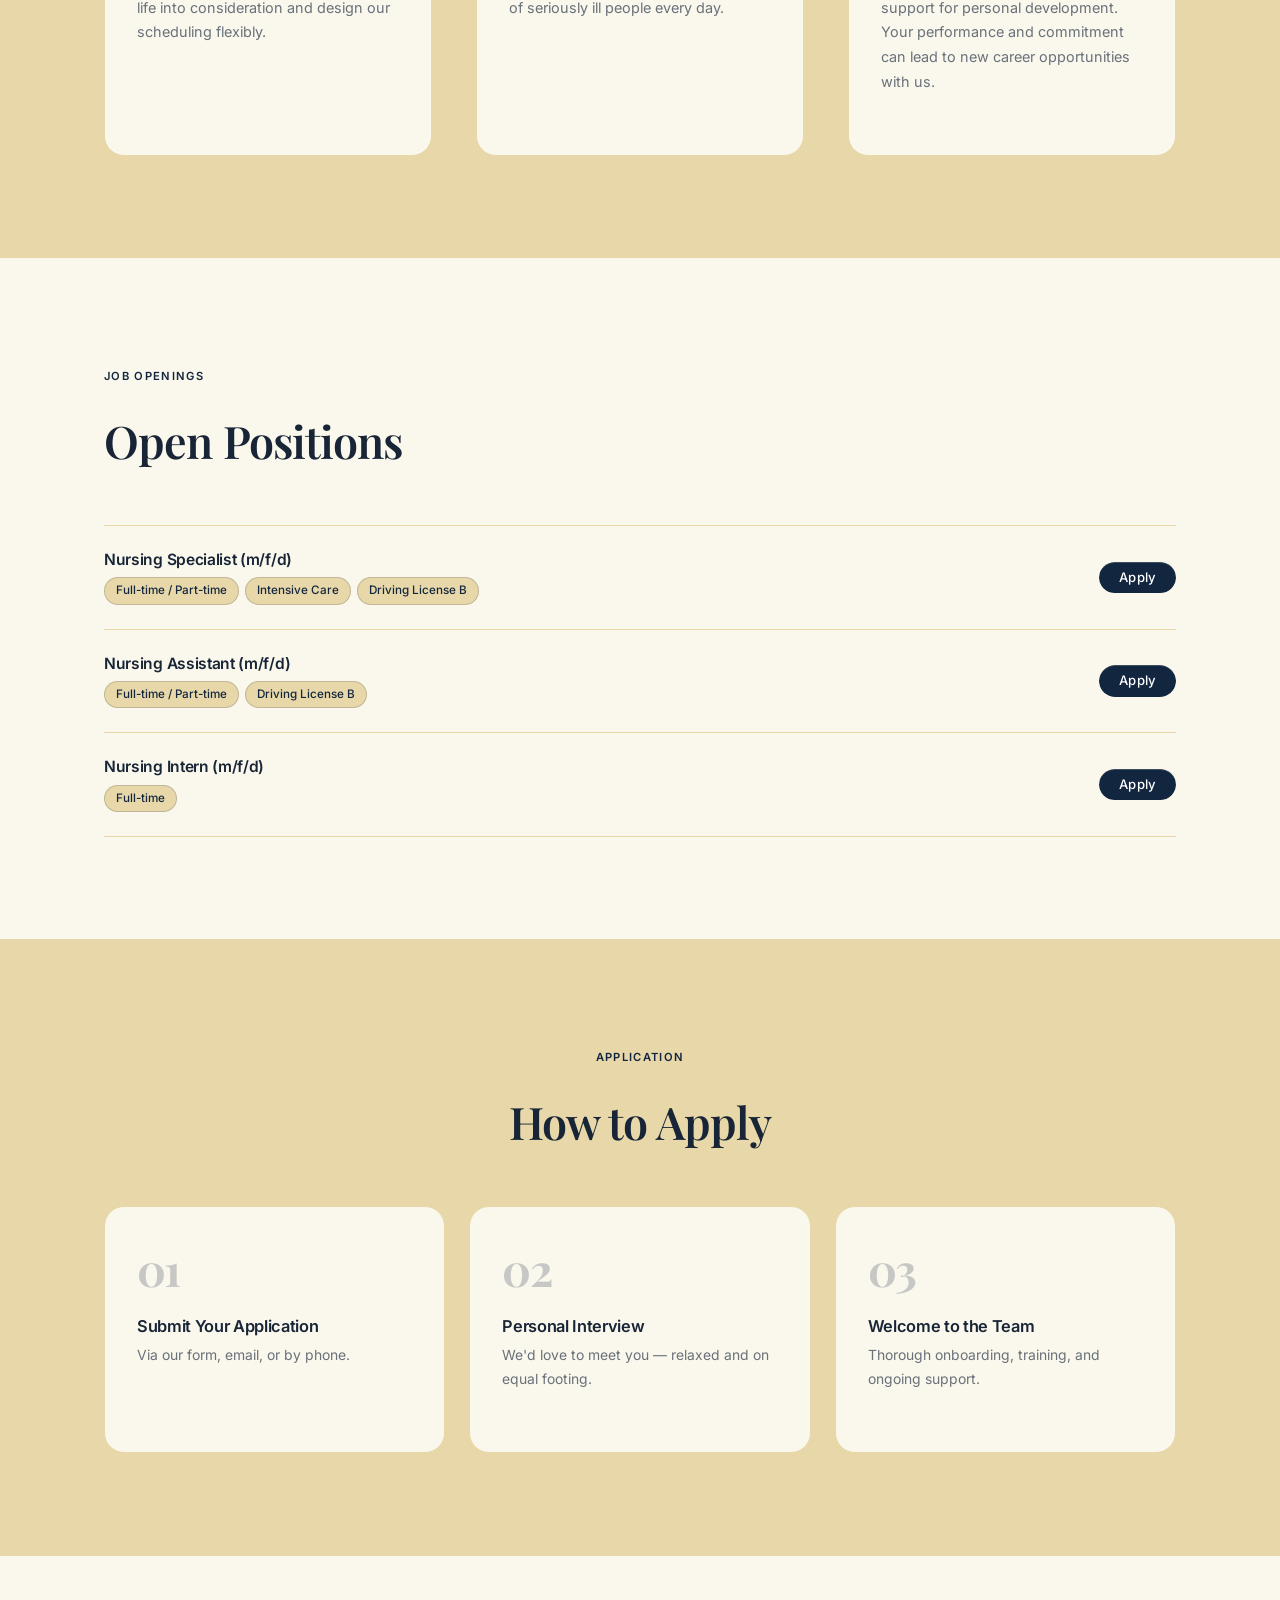
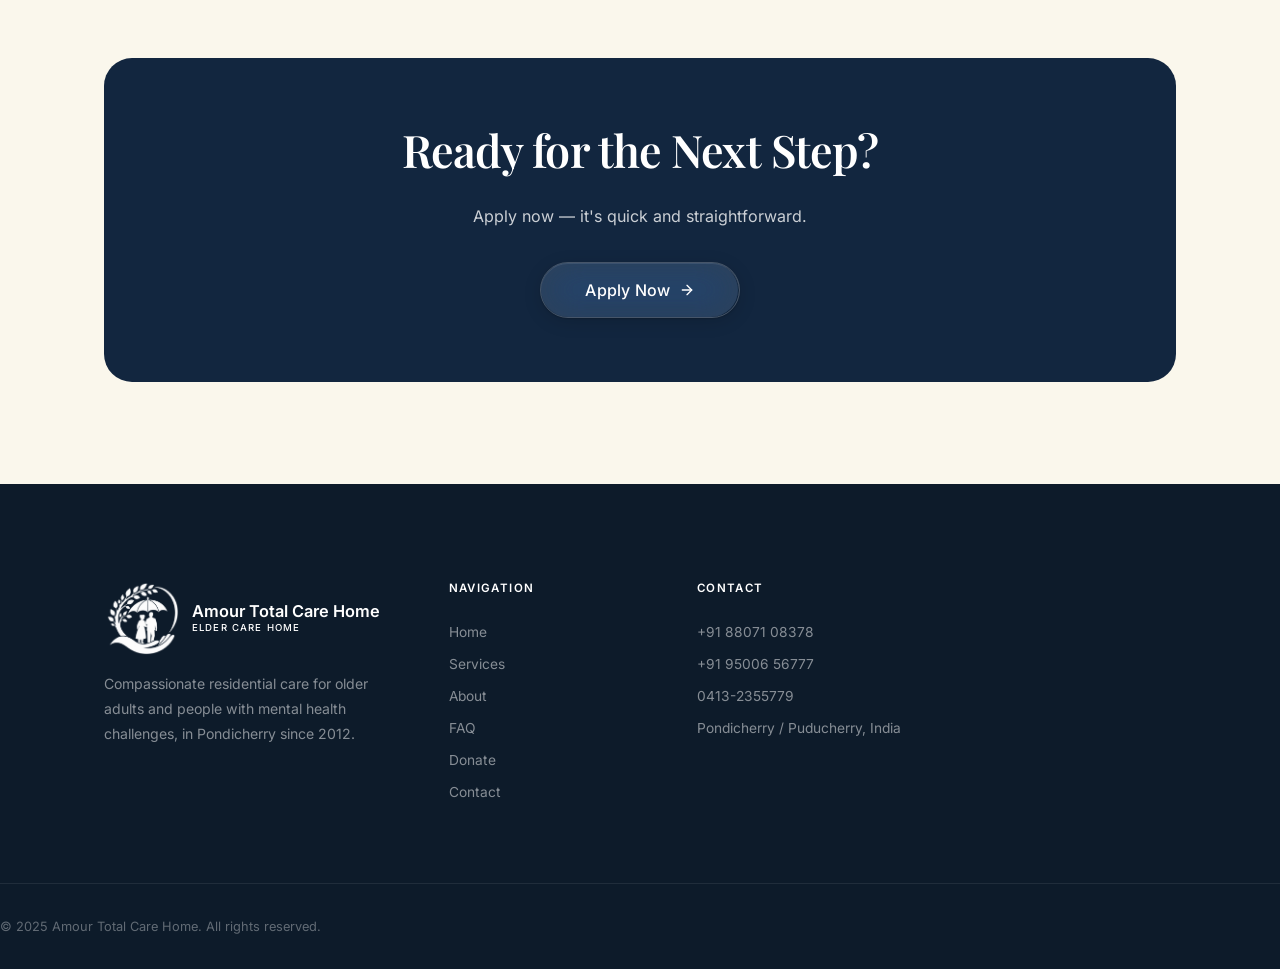
<file: karriere.html>
<!DOCTYPE html>
<html lang="en">
<head>
  <meta charset="UTF-8">
  <meta name="viewport" content="width=device-width, initial-scale=1.0">
  <title>Careers — Amour Total Care Home Intensive Care Service</title>
  <meta name="description" content="Careers at Amour Total Care Home — above-tariff pay, professional development, and a strong team. Apply now.">
  <link rel="stylesheet" href="css/style.css?v=1065">
  <link rel="preload" as="image" href="img/hero/mobile/hero4.webp?v=10" media="(max-width: 992px)">
  <link rel="preload" as="image" href="img/hero/desktop/hero4.webp?v=20" media="(min-width: 993px)">
  <link rel="icon" href="img/common/logo-icon.png?v=3">
  <script src="js/vendor/lenis-1.0.42.min.js"></script>
  <!-- OpenGraph Social Metadata -->
  <meta property="og:title" content="Careers — Amour Total Care Home Intensive Care Service">
  <meta property="og:description" content="Careers at Amour Total Care Home — above-tariff pay, professional development, and a strong team. Apply now.">
  <meta property="og:image" content="https://amour-home-care.vercel.app/img/common/logo-icon.png">
  <meta property="og:url" content="https://amour-home-care.vercel.app/karriere.html">
  <meta property="og:type" content="website">
</head>
<body>

<!-- HEADER -->
<header class="header header-transparent-allowed" id="header">
  <div class="header-inner">
    <a href="/" class="logo"><img src="img/common/logo-icon.png?v=3" alt="Amour Total Care Home"><div class="logo-text">Amour Total Care Home<span data-i18n="brand.sub">Elder Care Home</span></div></a>
    <nav class="nav">
      <a class="nav-link" href="/" data-i18n="nav.start">Home</a>
      <a class="nav-link" href="/services" data-i18n="nav.leistungen">Services</a>
      <a class="nav-link" href="/about" data-i18n="nav.ueber">About</a>
      <a class="nav-link" href="/faq" data-i18n="nav.faq">FAQ</a>
      <a class="nav-link" href="/donate" data-i18n="nav.donate">Donate</a><a class="nav-link" href="/contact" data-i18n="nav.kontakt">Contact</a>
    </nav>
    <div class="header-right"><a href="/contact" class="btn btn-primary btn-sm" data-i18n="nav.beratung">Contact Us</a><button class="mobile-toggle" aria-label="Menu"><span></span><span></span><span></span></button></div>
  </div>
</header>
<div class="mobile-menu"><a class="nav-link" href="/" data-i18n="nav.start">Home</a><a class="nav-link" href="/services" data-i18n="nav.leistungen">Services</a><a class="nav-link" href="/about" data-i18n="nav.ueber">About</a><a class="nav-link" href="/faq" data-i18n="nav.faq">FAQ</a><a class="nav-link" href="/donate" data-i18n="nav.donate">Donate</a><a class="nav-link" href="/contact" data-i18n="nav.kontakt">Contact</a></div>

<main>

<!-- SUB-HERO -->
<section class="hero-cutout hero-fs">
  <div class="hero-home-photo-frame karriere-hero-frame">
    <div class="hero-home-photo-inner">
      <picture>
        <source srcset="img/hero/mobile/hero4.webp?v=10" media="(max-width: 992px)">
        <img src="img/hero/desktop/hero4.webp?v=20" alt="Pflegekraft im Einsatz" class="hero-home-photo" loading="eager">
      </picture>
    </div>
    <div class="hero-home-overlay"></div>
  </div>
  <div class="container">
    <div class="hero-inner centered">
      <div class="hero-content">
        <h1 class="hero-title reveal">
          <span class="ht-line" data-i18n="kar.h1a">Arbeiten, wo es</span>
          <em class="ht-line" data-i18n="kar.h1em">wirklich zählt.</em>
        </h1>
        <p class="hero-subtitle reveal stagger-1" data-i18n="kar.lead">Übertarifliche Bezahlung, kontinuierliche Weiterbildung und ein Team, auf das man sich verlassen kann.</p>
        <div class="hero-actions reveal stagger-2">
          <a href="schnellbewerbung.html" class="btn btn-primary btn-lg" data-i18n="kar.cta1">Jetzt bewerben</a>
          <a href="#vakanzen" class="btn btn-outline btn-lg" data-i18n="kar.cta2">Offene Stellen</a>
        </div>
      </div>
    </div>
  </div>
</section>

<!-- BENEFITS -->
<section class="section section-gray">
  <div class="container">
    <div class="section-header centered reveal">
      <span class="section-tag" data-i18n="kar.ben.tag">WAS WIR IHNEN BIETEN</span>
      <h2 data-i18n="kar.ben.h2">Ihre Vorteile bei Amour Total Care Home</h2>
    </div>
    <div class="benefit-grid">
      <div class="card">
        <h3 data-i18n="kar.b1.h3">Übertarifliche Bezahlung</h3>
        <p data-i18n="kar.b1.p">Wir zahlen deutlich über Tarif — weil uns Ihre Arbeit viel wert ist.</p>
      </div>
      <div class="card">
        <h3 data-i18n="kar.b2.h3">Starkes Team</h3>
        <p data-i18n="kar.b2.p">Freundliche Atmosphäre, gegenseitige Unterstützung und echte Wertschätzung.</p>
      </div>
      <div class="card">
        <h3 data-i18n="kar.b3.h3">Fort-Weiterbildungen</h3>
        <p data-i18n="kar.b3.p">Regelmäßige Fort-Weiterbildung Möglichkeiten durch Fort- und Weiterbildungsinstitute mit Zertifikatausstellung — voll finanziert vom Unternehmen.</p>
      </div>
      <div class="card">
        <h3 data-i18n="kar.b4.h3">Flexibilität</h3>
        <p data-i18n="kar.b4.p">Wir nehmen Rücksicht auf Ihr Privat und Berufsleben und gestalten unsere Einsatzplanung flexibel</p>
      </div>
      <div class="card">
        <h3 data-i18n="kar.b5.h3">Sinnvolle Arbeit</h3>
        <p data-i18n="kar.b5.p">Sie machen täglich einen echten Unterschied im Leben schwerkranker Menschen.</p>
      </div>
      <div class="card">
        <h3 data-i18n="kar.b6.h3">Karrierechancen</h3>
        <p data-i18n="kar.b6.p">Aufstiegsmöglichkeiten und Unterstützung bei persönlicher Entwicklung. Ihre Leistung und Ihr Engagement können bei uns zu neuen Karrierechancen führen.</p>
      </div>
    </div>
  </div>
</section>

<!-- VAKANZEN -->
<section class="section" id="vakanzen">
  <div class="container">
    <div class="section-header reveal">
      <span class="section-tag" data-i18n="kar.vac.tag">Stellenangebote</span>
      <h2 data-i18n="kar.vac.h2">Offene Stellen</h2>
    </div>
    <div class="vacancy-list">
      <div class="vacancy-item reveal stagger-1">
        <div class="vacancy-info">
          <h3 data-i18n="kar.v1">Pflegefachkraft (w/m/d)</h3>
          <div class="vacancy-tags">
            <span class="vacancy-tag" data-i18n="kar.tag.vt">Vollzeit / Teilzeit</span>
            <span class="vacancy-tag" data-i18n="kar.tag.ip">Intensivpflege</span>
            <span class="vacancy-tag" data-i18n="kar.tag.fs">Führerschein B</span>
          </div>
        </div>
        <a href="schnellbewerbung.html" class="btn btn-primary btn-sm" data-i18n="kar.vac.btn">Bewerben</a>
      </div>
      <div class="vacancy-item reveal stagger-2">
        <div class="vacancy-info">
          <h3 data-i18n="kar.v2">Pflegehelfer (w/m/d)</h3>
          <div class="vacancy-tags">
            <span class="vacancy-tag" data-i18n="kar.tag.vt">Vollzeit / Teilzeit</span>
            <span class="vacancy-tag" data-i18n="kar.tag.fs">Führerschein B</span>
          </div>
        </div>
        <a href="schnellbewerbung.html" class="btn btn-primary btn-sm" data-i18n="kar.vac.btn">Bewerben</a>
      </div>
      <div class="vacancy-item reveal stagger-3">
        <div class="vacancy-info">
          <h3 data-i18n="kar.v3">Pflegepraktikant (w/m/d)</h3>
          <div class="vacancy-tags">
            <span class="vacancy-tag" data-i18n="kar.tag.vz">Vollzeit</span>
          </div>
        </div>
        <a href="schnellbewerbung.html" class="btn btn-primary btn-sm" data-i18n="kar.vac.btn">Bewerben</a>
      </div>
    </div>
  </div>
</section>

<!-- BEWERBUNGSPROZESS -->
<section class="section section-gray">
  <div class="container">
    <div class="section-header centered reveal">
      <span class="section-tag" data-i18n="kar.bew.tag">Bewerbungsprozess</span>
      <h2 data-i18n="kar.bew.h2">So bewerben Sie sich</h2>
    </div>
    <div class="process-steps">
      <div class="process-step">
        <div class="process-num">01</div>
        <h3 data-i18n="kar.bew1.h3">Bewerbung senden</h3>
        <p data-i18n="kar.bew1.p">Per Formular, E-Mail oder Anruf.</p>
      </div>
      <div class="process-step">
        <div class="process-num">02</div>
        <h3 data-i18n="kar.bew2.h3">Persönliches Gespräch</h3>
        <p data-i18n="kar.bew2.p">Wir lernen uns kennen — entspannt und auf Augenhöhe.</p>
      </div>
      <div class="process-step">
        <div class="process-num">03</div>
        <h3 data-i18n="kar.bew3.h3">Willkommen im Team</h3>
        <p data-i18n="kar.bew3.p">Einarbeitung, Schulungen und volle Unterstützung.</p>
      </div>
    </div>
  </div>
</section>

<!-- CTA -->
<section class="section">
  <div class="container">
    <div class="cta-card-violet reveal-scale">
      <h2 data-i18n="kar.cta.h2">Bereit für den nächsten Schritt?</h2>
      <p data-i18n="kar.cta.p">Bewerben Sie sich jetzt in nur 2 Minuten — wir freuen uns auf Sie.</p>
      <a href="schnellbewerbung.html" class="btn btn-glass-dark btn-xl" data-i18n="kar.cta.btn">Jetzt bewerben <i data-lucide="arrow-right"></i></a>
    </div>
  </div>
</section>

</main>

<!-- FOOTER -->
<footer class="footer">
  <div class="container">
    <div class="footer-grid">
      <div class="footer-brand">
        <a href="/" class="logo"><img src="img/common/logo-icon-white.png" alt="Amour Total Care Home"><div class="logo-text">Amour Total Care Home<span data-i18n="brand.sub">Elder Care Home</span></div></a>
        <p data-i18n="footer.desc">Compassionate residential care for older adults and people with mental health challenges — in Pondicherry since 2012.</p>
      </div>
      <div><h4 data-i18n="footer.nav">Navigation</h4><div class="footer-links"><a href="/" data-i18n="nav.start">Home</a><a href="/services" data-i18n="nav.leistungen">Services</a><a href="/about" data-i18n="nav.ueber">About</a><a href="/faq" data-i18n="nav.faq">FAQ</a><a href="/donate" data-i18n="nav.donate">Donate</a><a href="/contact" data-i18n="nav.kontakt">Contact</a></div></div>
      <div><h4 data-i18n="footer.kontakt">Contact</h4><div class="footer-contact">
          <a href="tel:+918807108378">+91 88071 08378</a>
          <a href="tel:+919500656777">+91 95006 56777</a>
          <a href="tel:04132355779">0413-2355779</a>
          <p>Pondicherry / Puducherry, India</p>
        </div>
      </div></div>
    </div>
    <div class="footer-bottom">
      <span data-i18n="footer.copy">&copy; 2025 Amour Total Care Home — All rights reserved.</span>
    </div>
  </div>
</footer>

<div class="lang-float">
  <button class="lang-float-btn" id="langFloatBtn"><i data-lucide="globe"></i> EN <i data-lucide="chevron-up"></i></button>
  <div class="lang-float-dropdown" id="langDropdown">
    <a href="#" data-lang="en" class="active">English</a>
    <a href="#" data-lang="ta">தமிழ்</a>
    <a href="#" data-lang="hi">हिन्दी</a>
  </div>
</div>


<script src="js/vendor/lucide-1.39.0.min.js"></script>
<script src="js/main.js?v=5.26"></script>
</body>
</html>
</file>
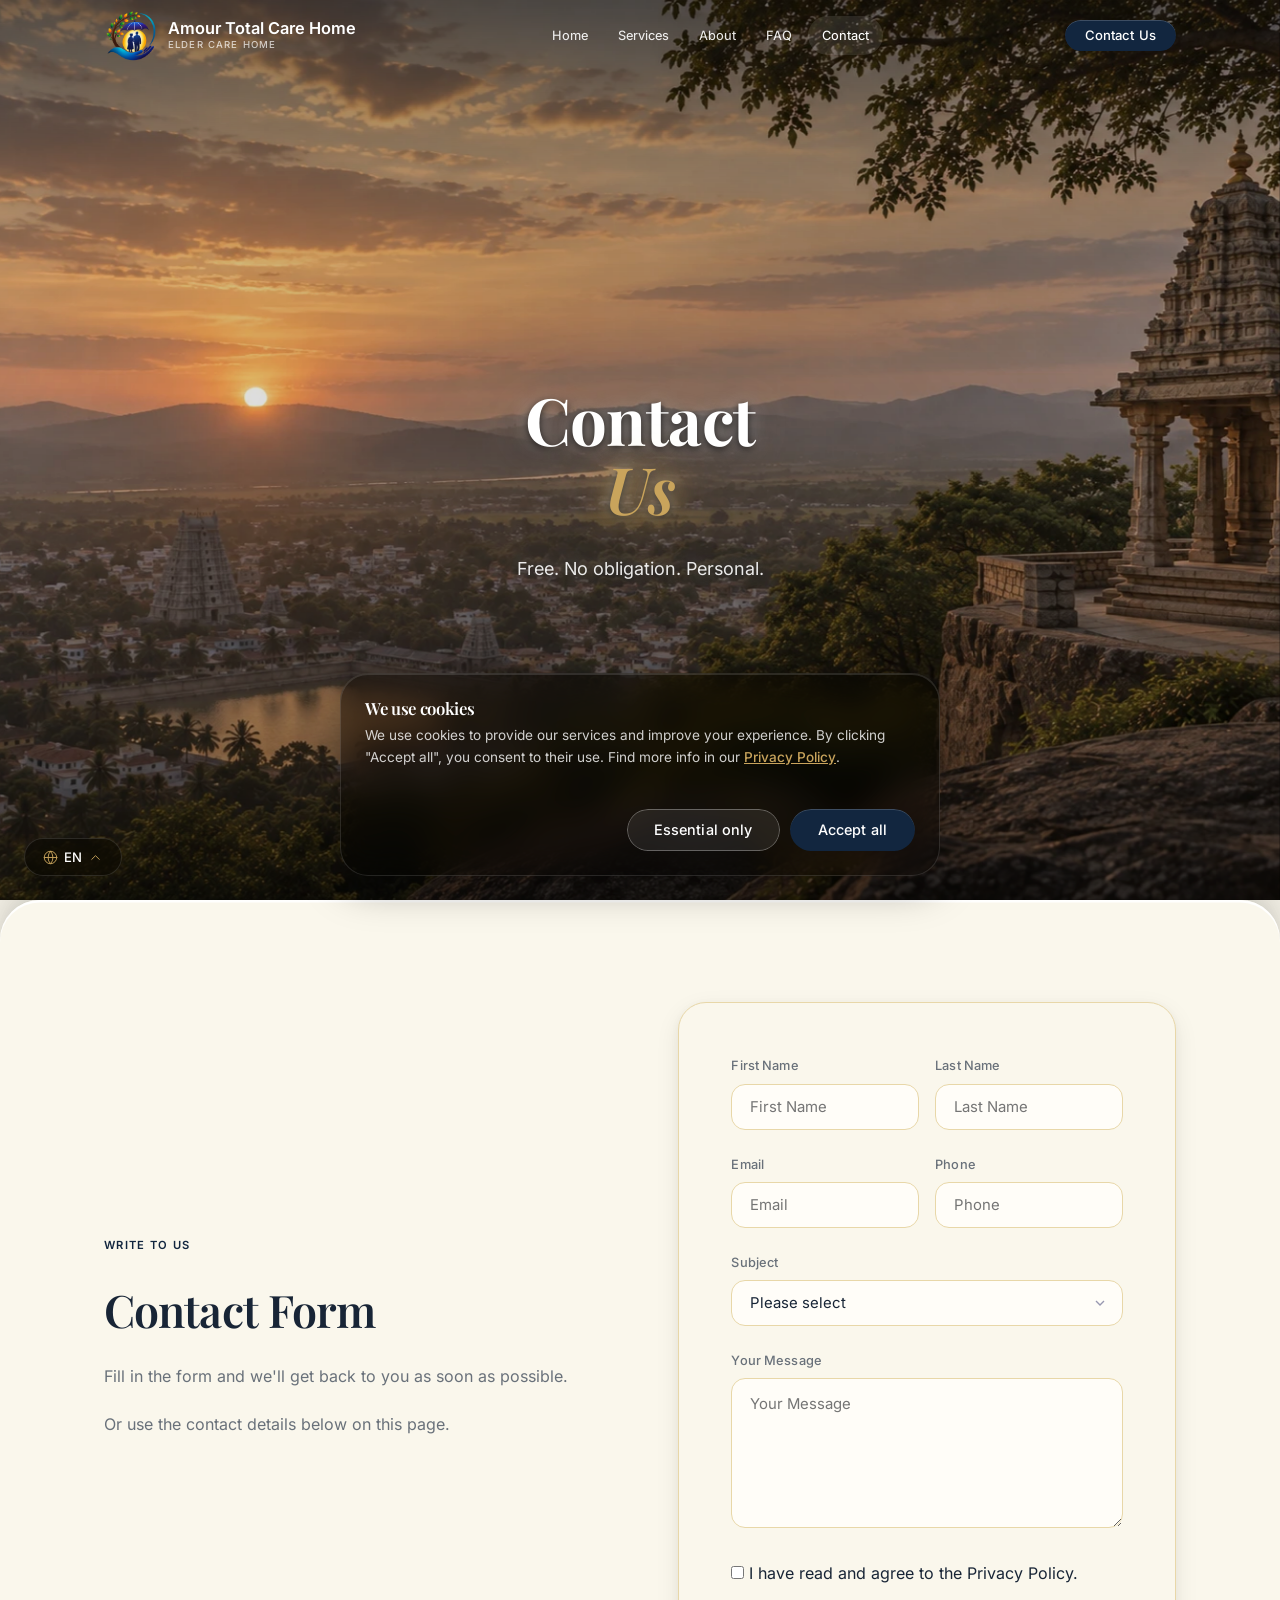
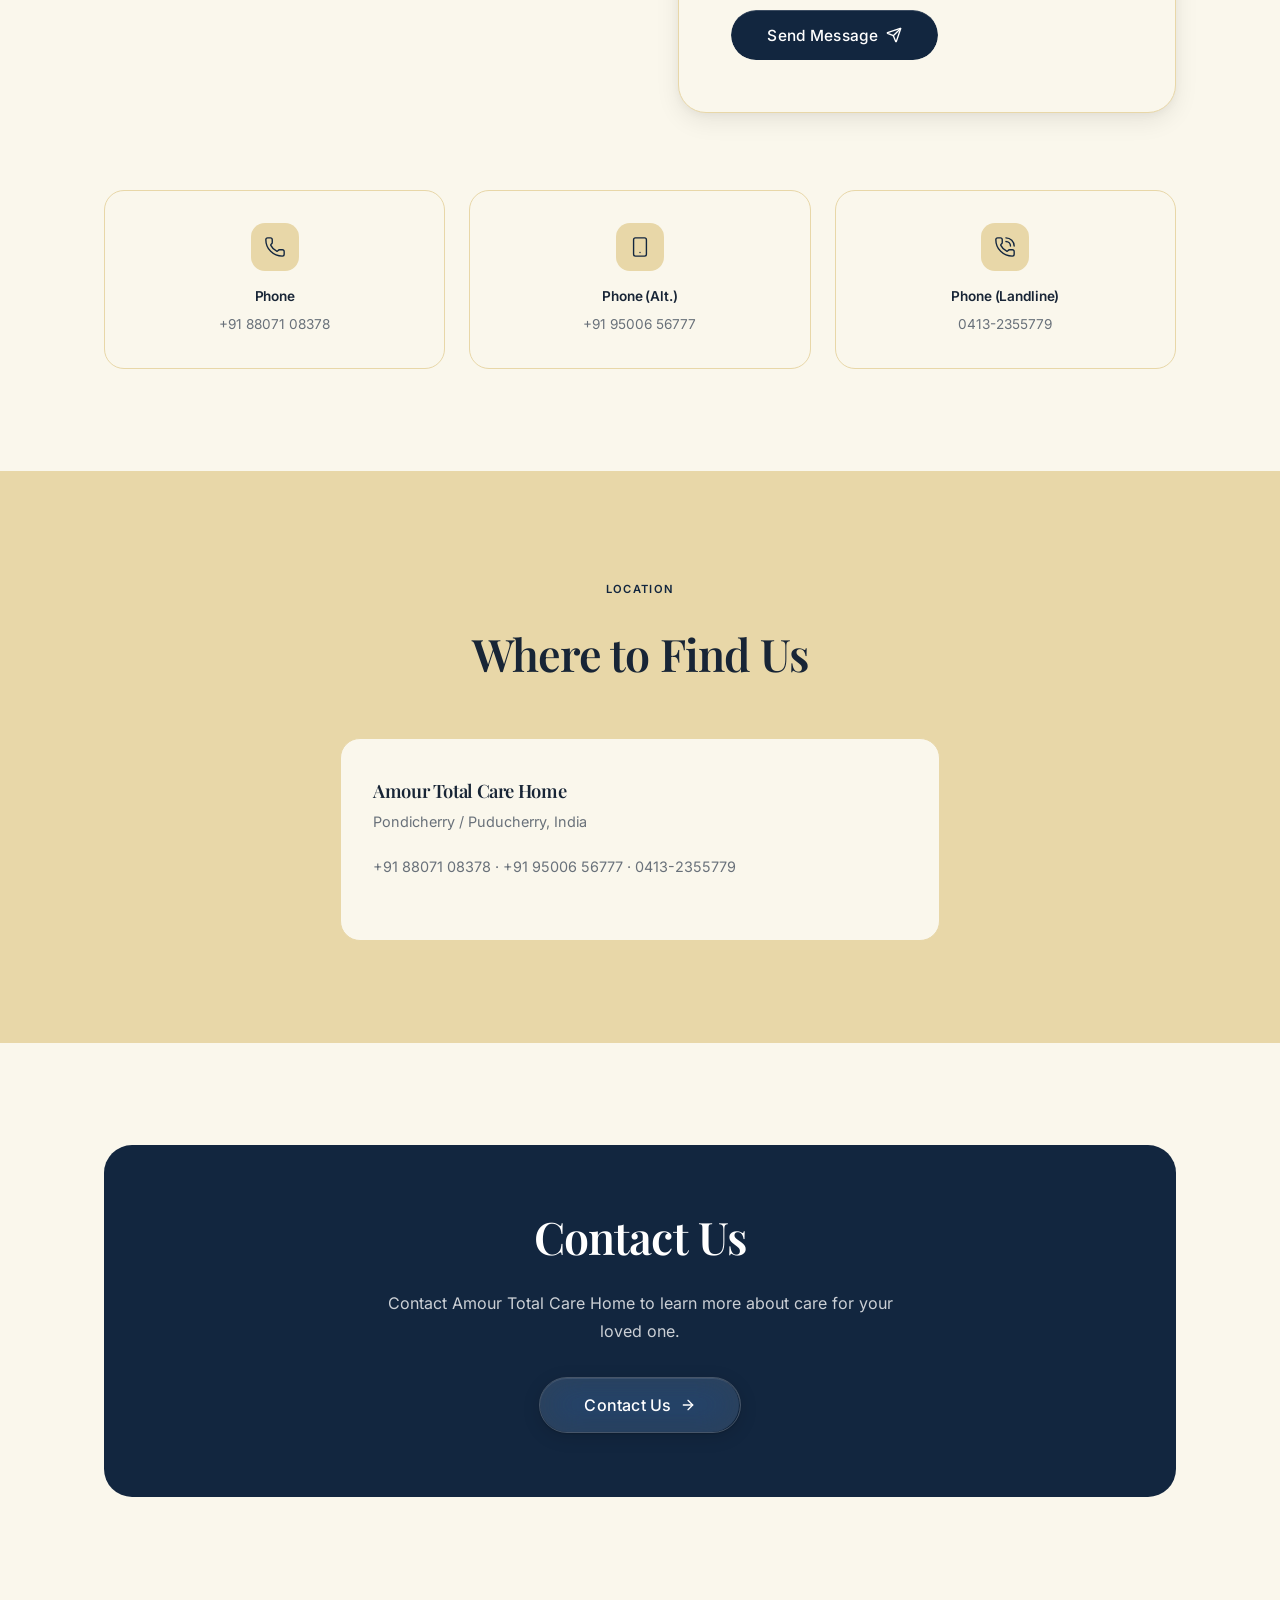
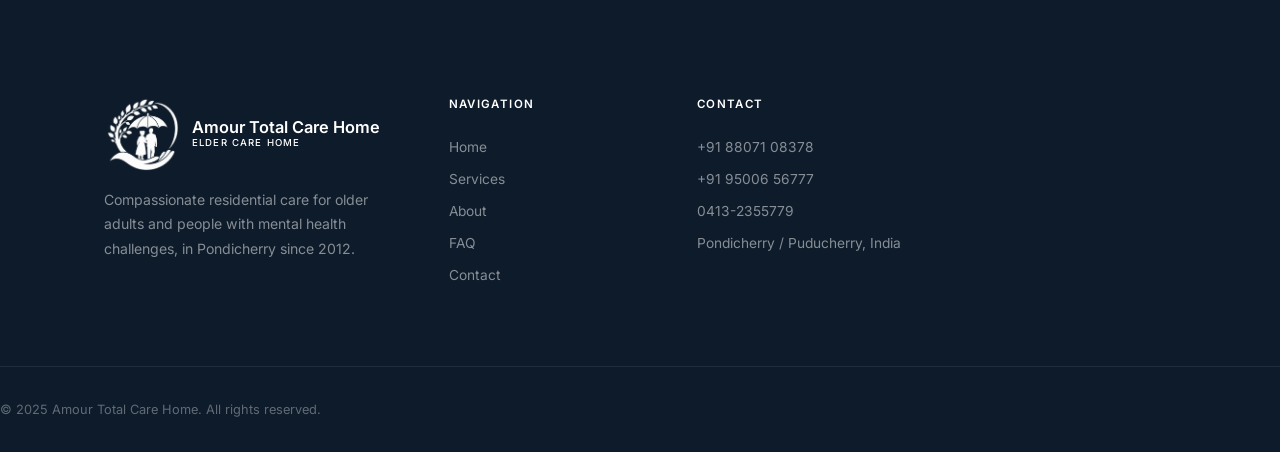
<file: kontakt.html>
<!DOCTYPE html>
<html lang="en">
<head>
  <meta charset="UTF-8">
  <meta name="viewport" content="width=device-width, initial-scale=1.0">
  <title>Contact Us - Amour Total Care Home</title>
  <meta name="description" content="Contact Amour Total Care Home in Pondicherry - free, no obligation, personal. By phone or contact form.">
  <link rel="stylesheet" href="css/style.css?v=1063">
  <link rel="preload" as="image" href="img/hero/mobile/hero6.webp?v=12" media="(max-width: 992px)">
  <link rel="preload" as="image" href="img/hero/desktop/hero6.webp?v=21" media="(min-width: 993px)">
  <link rel="icon" href="img/common/logo-icon.png?v=3">
  <script src="js/vendor/emailjs-4.4.1.min.js"></script>
  <script>emailjs.init('FvtHmqXFbDTGygZuv')</script>
  <script src="js/vendor/lenis-1.0.42.min.js"></script>
  <!-- OpenGraph Social Metadata -->
  <meta property="og:title" content="Contact Us - Amour Total Care Home">
  <meta property="og:description" content="Contact Amour Total Care Home in Pondicherry - free, no obligation, personal. By phone or contact form.">
  <meta property="og:image" content="https://ksk-farmos.de/img/common/logo-icon.png">
  <meta property="og:type" content="website">
</head>
<body>

<!-- HEADER -->
<header class="header header-transparent-allowed" id="header">
  <div class="header-inner">
    <a href="index.html" class="logo"><img src="img/common/logo-icon.png?v=3" alt="Amour Total Care Home"><div class="logo-text">Amour Total Care Home<span data-i18n="brand.sub">Elder Care Home</span></div></a>
    <nav class="nav">
      <a class="nav-link" href="index.html" data-i18n="nav.start">Home</a>
      <a class="nav-link" href="leistungen.html" data-i18n="nav.leistungen">Services</a>
      <a class="nav-link" href="ueber-uns.html" data-i18n="nav.ueber">About</a>
      <a class="nav-link" href="faq.html" data-i18n="nav.faq">FAQ</a>
      <a class="nav-link active" href="kontakt.html" data-i18n="nav.kontakt">Contact</a>
    </nav>
    <div class="header-right"><a href="kontakt.html" class="btn btn-primary btn-sm" data-i18n="nav.beratung">Contact Us</a><button class="mobile-toggle" aria-label="Menu"><span></span><span></span><span></span></button></div>
  </div>
</header>
<div class="mobile-menu"><a class="nav-link" href="index.html" data-i18n="nav.start">Home</a><a class="nav-link" href="leistungen.html" data-i18n="nav.leistungen">Services</a><a class="nav-link" href="ueber-uns.html" data-i18n="nav.ueber">About</a><a class="nav-link" href="faq.html" data-i18n="nav.faq">FAQ</a><a class="nav-link active" href="kontakt.html" data-i18n="nav.kontakt">Contact</a></div>

<main>

<!-- SUB-HERO -->
<section class="hero-cutout kontakt-hero-section hero-fs">
  <div class="hero-home-photo-frame kontakt-hero-frame">
    <div class="hero-home-photo-inner">
      <picture>
        <source srcset="img/hero/mobile/hero6.webp?v=12" media="(max-width: 992px)">
        <img src="img/hero/desktop/hero6.webp?v=21" alt="Contact Us" class="hero-home-photo" loading="eager">
      </picture>
    </div>
    <div class="hero-home-overlay"></div>
  </div>
  <div class="container">
    <div class="hero-inner centered">
      <div class="hero-content">
        <h1 class="hero-title reveal"><span data-i18n="kon.h1">Contact</span> <br><em data-i18n="kon.h1em">Us</em></h1>
        <p class="hero-subtitle reveal stagger-1" data-i18n="kon.lead">Free. No obligation. Personal.</p>
      </div>
    </div>
  </div>
</section>

<!-- CONTACT FORM -->
<section class="section">
  <div class="container">
    <div class="grid-2">
      <div>
        <span class="section-tag reveal-left" data-i18n="kon.form.tag">Write to Us</span>
        <h2 class="reveal-left stagger-1" data-i18n="kon.form.h2">Contact Form</h2>
        <p class="reveal-left stagger-2" data-i18n="kon.form.p">Fill in the form and we'll get back to you as soon as possible.</p>
        <p class="reveal-left stagger-3 mb-lg" data-i18n="kon.form.call">Or use the contact details below on this page.</p>
      </div>
      <div class="reveal-right">
        <div class="form-card">
          <form data-form="kontakt" id="kontaktForm">
            <div class="form-row">
              <div class="form-group">
                <label class="form-label" data-i18n="form.vorname">First Name</label>
                <input type="text" required name="vorname" data-i18n-ph="form.vorname">
              </div>
              <div class="form-group">
                <label class="form-label" data-i18n="form.nachname">Last Name</label>
                <input type="text" required name="nachname" data-i18n-ph="form.nachname">
              </div>
            </div>
            <div class="form-row">
              <div class="form-group">
                <label class="form-label" data-i18n="form.email">Email</label>
                <input type="email" required name="email" data-i18n-ph="form.email">
              </div>
              <div class="form-group">
                <label class="form-label" data-i18n="form.telefon">Phone</label>
                <input type="tel" name="telefon" data-i18n-ph="form.telefon">
              </div>
            </div>
            <div class="form-group">
              <label class="form-label" data-i18n="form.betreff">Subject</label>
              <select name="betreff">
                <option value="" data-i18n="form.bitte">Please select</option>
                <option value="care" data-i18n="form.betreff.1">Enquiry About Care</option>
                <option value="visit" data-i18n="form.betreff.2">Facility Visit</option>
                <option value="general" data-i18n="form.betreff.3">General Enquiry</option>
                <option value="sonstiges" data-i18n="form.betreff.4">Other</option>
              </select>
            </div>
            <div class="form-group">
              <label class="form-label" data-i18n="form.nachricht.req">Your Message</label>
              <textarea rows="5" required name="nachricht" data-i18n-ph="form.nachricht.ph"></textarea>
            </div>
            <div class="form-group">
              <label><input type="checkbox" required> <span data-i18n="form.datenschutz">I have read and agree to the Privacy Policy.</span></label>
            </div>
            <button type="submit" class="btn btn-primary btn-lg" data-i18n="form.senden">Send Message <i data-lucide="send"></i></button>
          </form>
        </div>
      </div>
    </div>
    
    <!-- CONTACT CARDS -->
    <div class="contact-cards" style="margin-top: clamp(48px, 6vw, 80px);">
      <div class="contact-card reveal stagger-1">
        <div class="card-icon"><i data-lucide="phone"></i></div>
        <h4 data-i18n="kon.card1">Phone</h4>
        <p><a href="tel:+918807108378">+91 88071 08378</a></p>
      </div>
      <div class="contact-card reveal stagger-2">
        <div class="card-icon"><i data-lucide="smartphone"></i></div>
        <h4 data-i18n="kon.card2">Phone (Alt.)</h4>
        <p><a href="tel:+919500656777">+91 95006 56777</a></p>
      </div>
      <div class="contact-card reveal stagger-3">
        <div class="card-icon"><i data-lucide="phone-call"></i></div>
        <h4 data-i18n="kon.card3">Phone (Landline)</h4>
        <p><a href="tel:04132355779">0413-2355779</a></p>
      </div>
    </div>
  </div>
</section>

<!-- STANDORTE -->
<section class="section section-gray">
  <div class="container">
    <div class="section-header centered reveal">
      <span class="section-tag" data-i18n="ub.loc.tag">Location</span>
      <h2 data-i18n="ub.loc.h2">Where to Find Us</h2>
    </div>
    <div style="max-width: 600px; margin: 0 auto; width: 100%;">
      <div class="card reveal stagger-1">
        <h3 data-i18n="ub.loc1.h3">Amour Total Care Home</h3>
        <p>Pondicherry / Puducherry, India</p>
        <p><a href="tel:+918807108378">+91 88071 08378</a> · <a href="tel:+919500656777">+91 95006 56777</a> · <a href="tel:04132355779">0413-2355779</a></p>
        <!-- Exact street address and map pending verified confirmation from Amour Total Care Home. -->
      </div>
    </div>
  </div>
</section>

<!-- CTA -->
<section class="section">
  <div class="container">
    <div class="cta-card-violet reveal-scale">
      <h2 data-i18n="cta.beratung">Contact Us</h2>
      <p data-i18n="cta.beratung.p">Contact Amour Total Care Home to learn more about care for your loved one.</p>
      <a href="kontakt.html" class="btn btn-glass-dark btn-xl" data-i18n="cta.sprechen">Contact Us <i data-lucide="arrow-right"></i></a>
    </div>
  </div>
</section>

</main>

<footer class="footer"><div class="container"><div class="footer-grid"><div class="footer-brand"><a href="index.html" class="logo"><img src="img/common/logo-icon-white.png" alt="Amour Total Care Home"><div class="logo-text">Amour Total Care Home<span data-i18n="brand.sub">Elder Care Home</span></div></a><p data-i18n="footer.desc">Compassionate residential care for older adults and people with mental health challenges, in Pondicherry since 2012.</p></div><div><h4 data-i18n="footer.nav">Navigation</h4><div class="footer-links"><a href="index.html" data-i18n="nav.start">Home</a><a href="leistungen.html" data-i18n="nav.leistungen">Services</a><a href="ueber-uns.html" data-i18n="nav.ueber">About</a><a href="faq.html" data-i18n="nav.faq">FAQ</a><a href="kontakt.html" data-i18n="nav.kontakt">Contact</a></div></div><div><h4 data-i18n="footer.kontakt">Contact</h4><div class="footer-contact">
          <a href="tel:+918807108378">+91 88071 08378</a>
          <a href="tel:+919500656777">+91 95006 56777</a>
          <a href="tel:04132355779">0413-2355779</a>
          <p>Pondicherry / Puducherry, India</p>
        </div>
      </div></div></div><div class="footer-bottom">
      <span data-i18n="footer.copy">&copy; 2025 Amour Total Care Home. All rights reserved.</span>
    </div></div></footer>
<div class="lang-float">
  <button class="lang-float-btn" id="langFloatBtn"><i data-lucide="globe"></i> EN <i data-lucide="chevron-up"></i></button>
  <div class="lang-float-dropdown" id="langDropdown">
    <a href="#" data-lang="en" class="active">English</a>
    <a href="#" data-lang="ta">தமிழ்</a>
    <a href="#" data-lang="hi">हिन्दी</a>
    <a href="#" data-lang="fr">Français</a>
  </div>
</div>


<script src="js/vendor/lucide-1.39.0.min.js"></script>
<script src="js/main.js?v=5.25"></script>
<script>
document.getElementById('kontaktForm').addEventListener('submit', async function(e) {
  e.preventDefault()

  const existingAlert = this.querySelector('.form-alert');
  if (existingAlert) existingAlert.remove();

  if (!this.checkValidity()) {
    const alertDiv = document.createElement('div');
    alertDiv.className = 'form-alert form-alert-warning';
    
    let msg = 'Please fill in all required fields.';
    
    alertDiv.innerHTML = `
      <svg class="form-alert-icon" viewBox="0 0 24 24" fill="none" stroke="currentColor" stroke-width="2">
        <circle cx="12" cy="12" r="10"/><line x1="12" y1="8" x2="12" y2="12"/><line x1="12" y1="16" x2="12.01" y2="16"/>
      </svg>
      <div>${msg}</div>
    `;
    
    this.insertBefore(alertDiv, this.firstChild);
    
    this.querySelectorAll('input[required]').forEach(input => {
      if (!input.checkValidity()) {
        input.classList.add('is-invalid');
      } else {
        input.classList.remove('is-invalid');
      }
    });
    return;
  }

  const btn = this.querySelector('[type="submit"]')
  const originalHTML = btn.innerHTML
  btn.disabled = true
  btn.innerHTML = 'Sending...'

  const templateParams = {
    vorname: this.querySelector('[name="vorname"]').value,
    nachname: this.querySelector('[name="nachname"]').value,
    email: this.querySelector('[name="email"]').value,
    telefon: this.querySelector('[name="telefon"]').value,
    nachricht: (this.querySelector('[name="betreff"]')?.value || '') + ': ' + (this.querySelector('[name="nachricht"]').value || '')
  }

  try {
    await emailjs.send('service_h12u11k', 'template_85bxfic', templateParams)
    const card = this.closest('.form-card')
    card.innerHTML = `
      <div style="text-align:center;padding:48px 24px">
        <div style="width:72px;height:72px;border-radius:50%;background:var(--violet-pale);display:flex;align-items:center;justify-content:center;margin:0 auto 24px">
          <i data-lucide="check" style="color:var(--violet);width:32px;height:32px"></i>
        </div>
        <h3 style="font-family:var(--serif);margin-bottom:12px">Thank You!</h3>
        <p style="color:var(--text-muted);line-height:1.7;max-width:300px;margin:0 auto">
          Your message has been sent.<br>
          We'll get back to you as soon as possible.
        </p>
      </div>
    `
    if(typeof lucide !== 'undefined') lucide.createIcons()
    card.scrollIntoView({ behavior: 'smooth', block: 'center' })
  } catch(err) {
    btn.disabled = false
    btn.innerHTML = originalHTML
    if(typeof lucide !== 'undefined') lucide.createIcons()
    console.error('EmailJS Error:', err)
    
    const alertDiv = document.createElement('div');
    alertDiv.className = 'form-alert form-alert-error';
    
    let msg = 'Error sending message. Please call us: +91 88071 08378';
    
    alertDiv.innerHTML = `
      <svg class="form-alert-icon" viewBox="0 0 24 24" fill="none" stroke="currentColor" stroke-width="2">
        <octagon points="7.86 2 16.14 2 22 7.86 22 16.14 16.14 22 7.86 22 2 16.14 2 7.86 7.86 2"/><line x1="12" y1="8" x2="12" y2="12"/><line x1="12" y1="16" x2="12.01" y2="16"/>
      </svg>
      <div>${msg}</div>
    `;
    
    this.insertBefore(alertDiv, this.firstChild);
  }
})

</script>
</body>
</html>
</file>
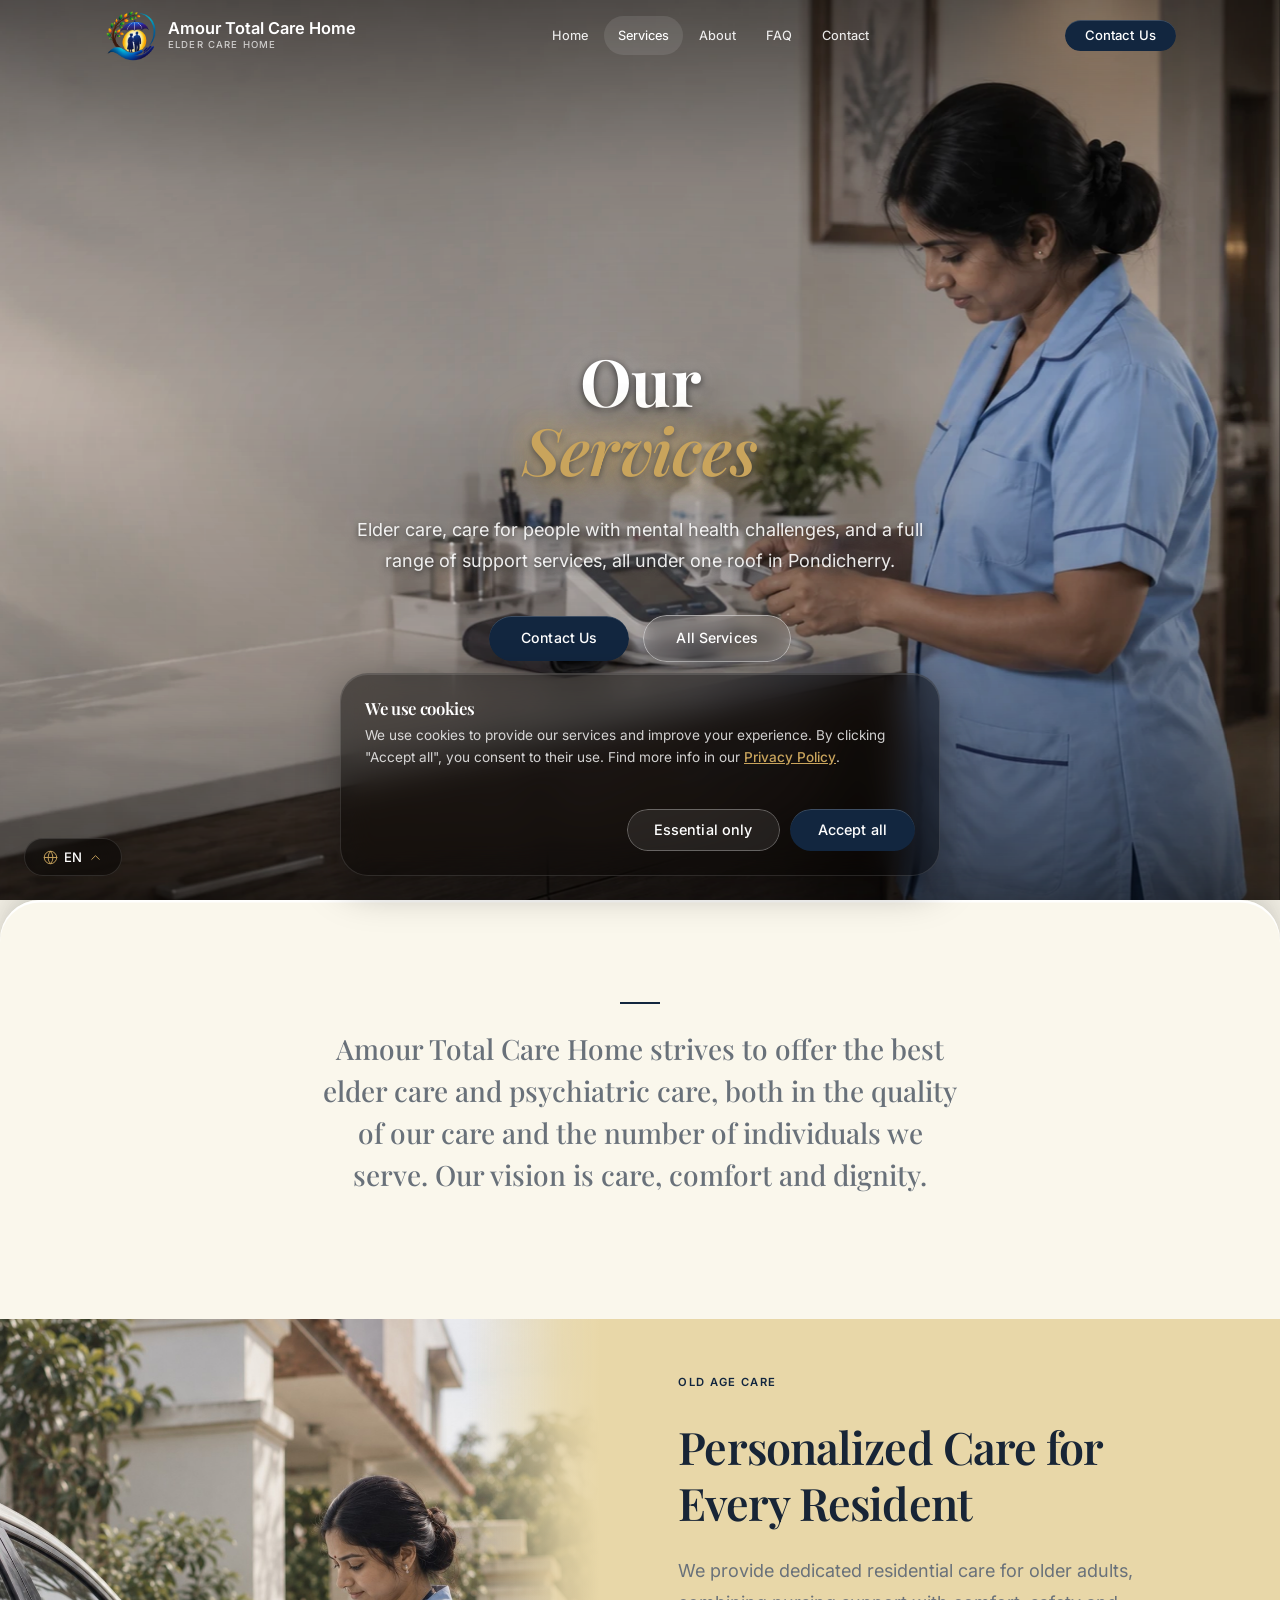
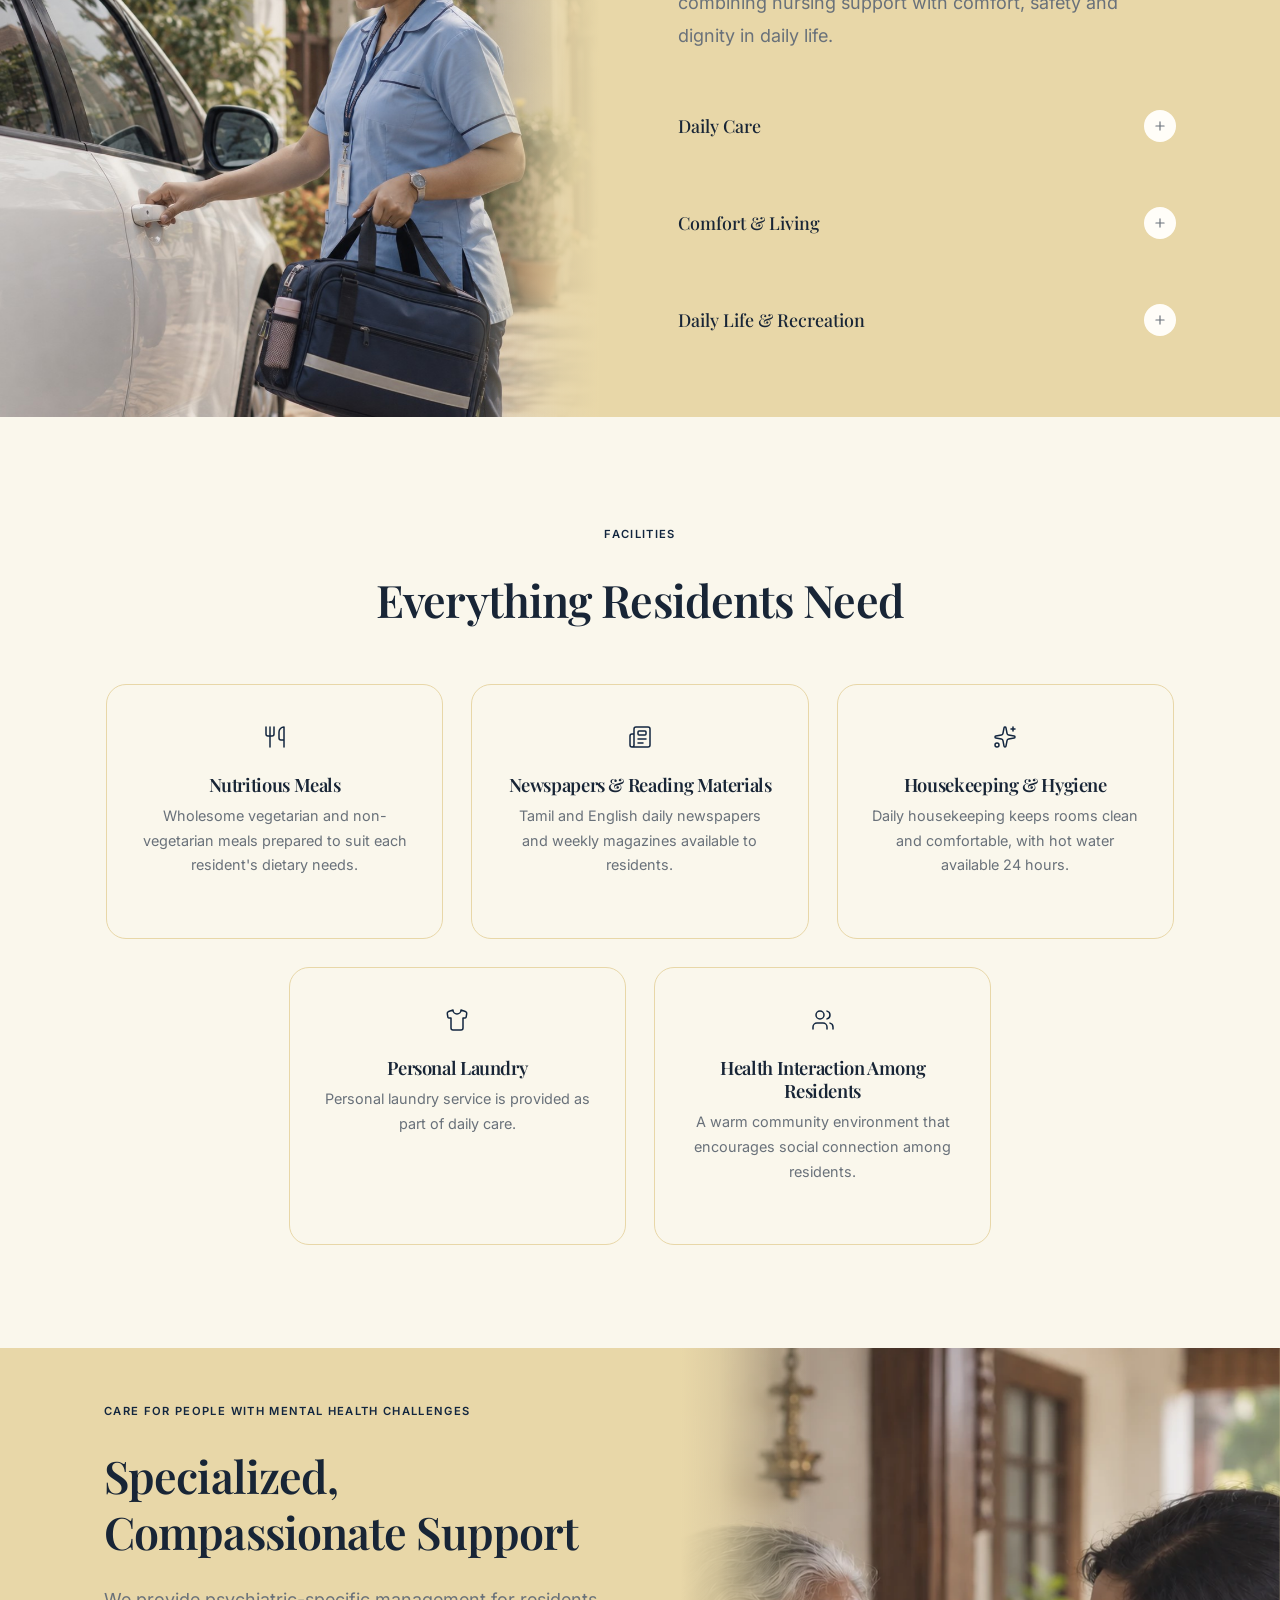
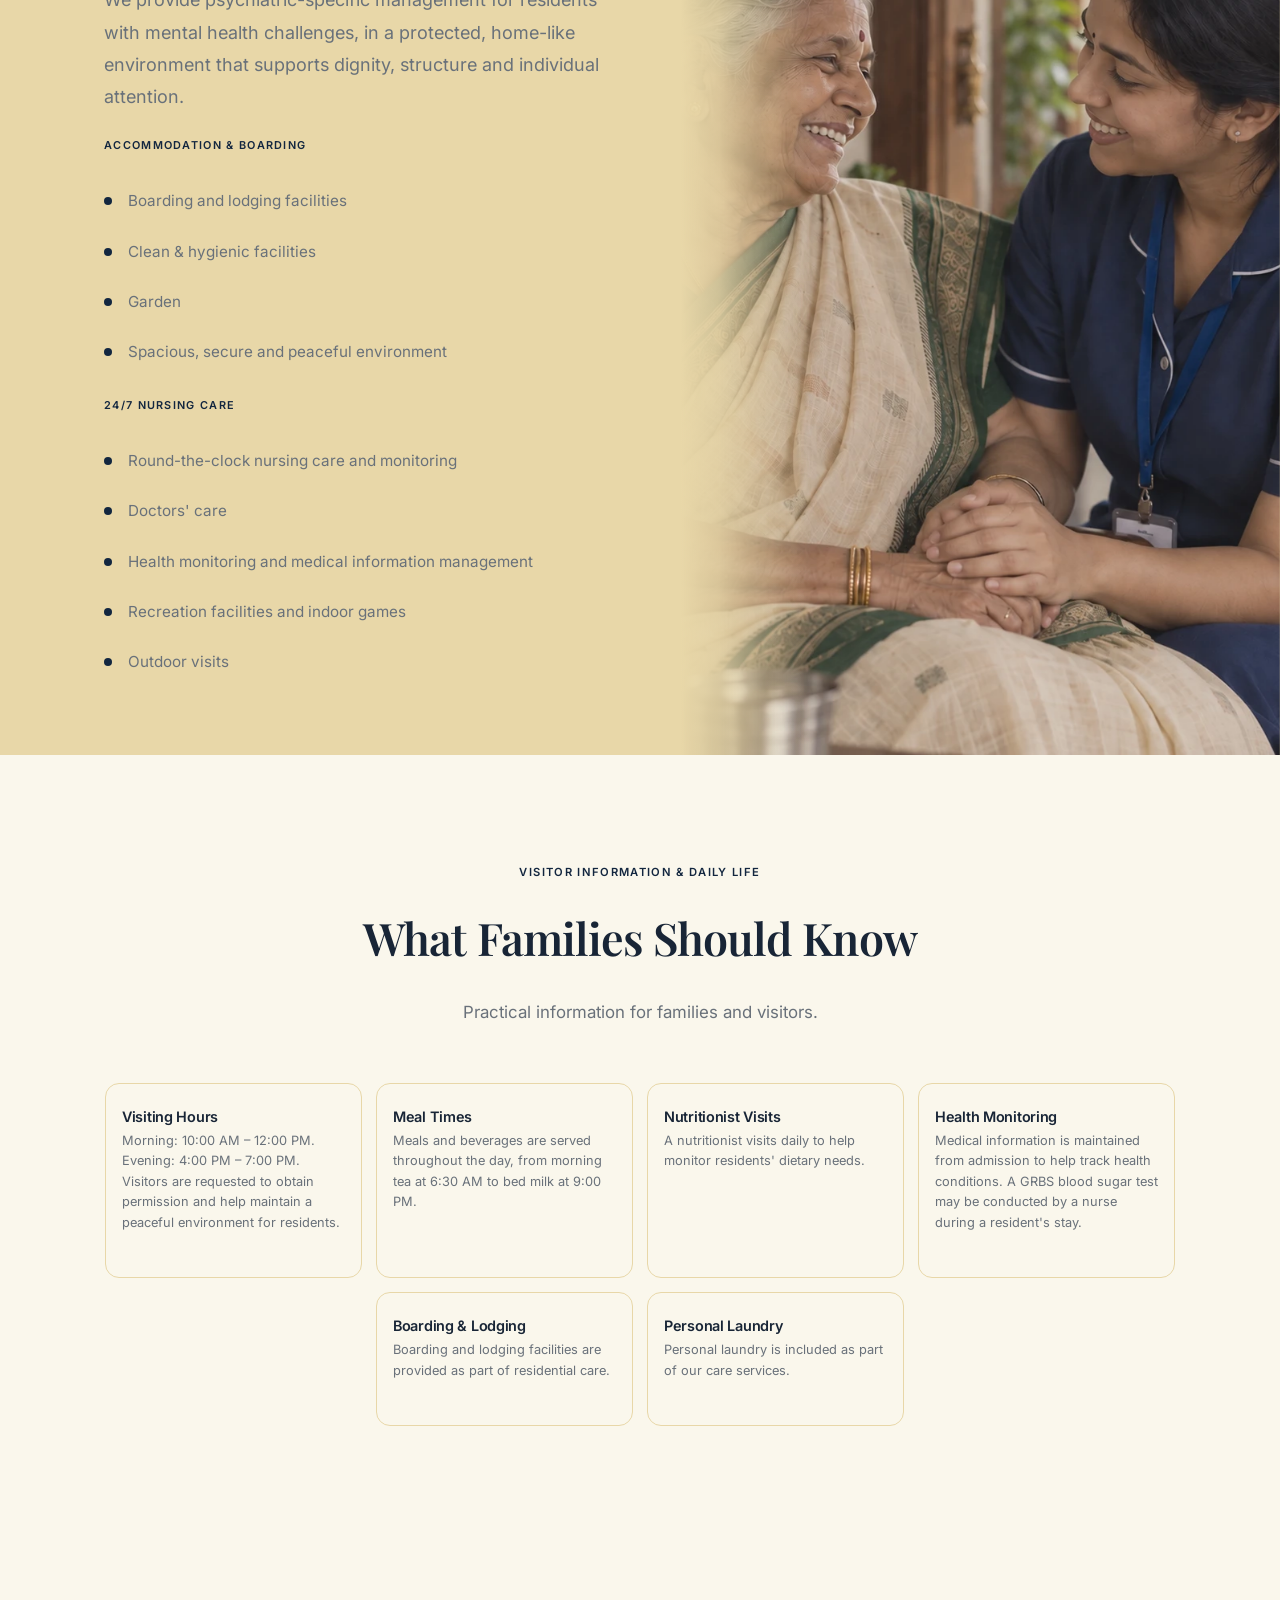
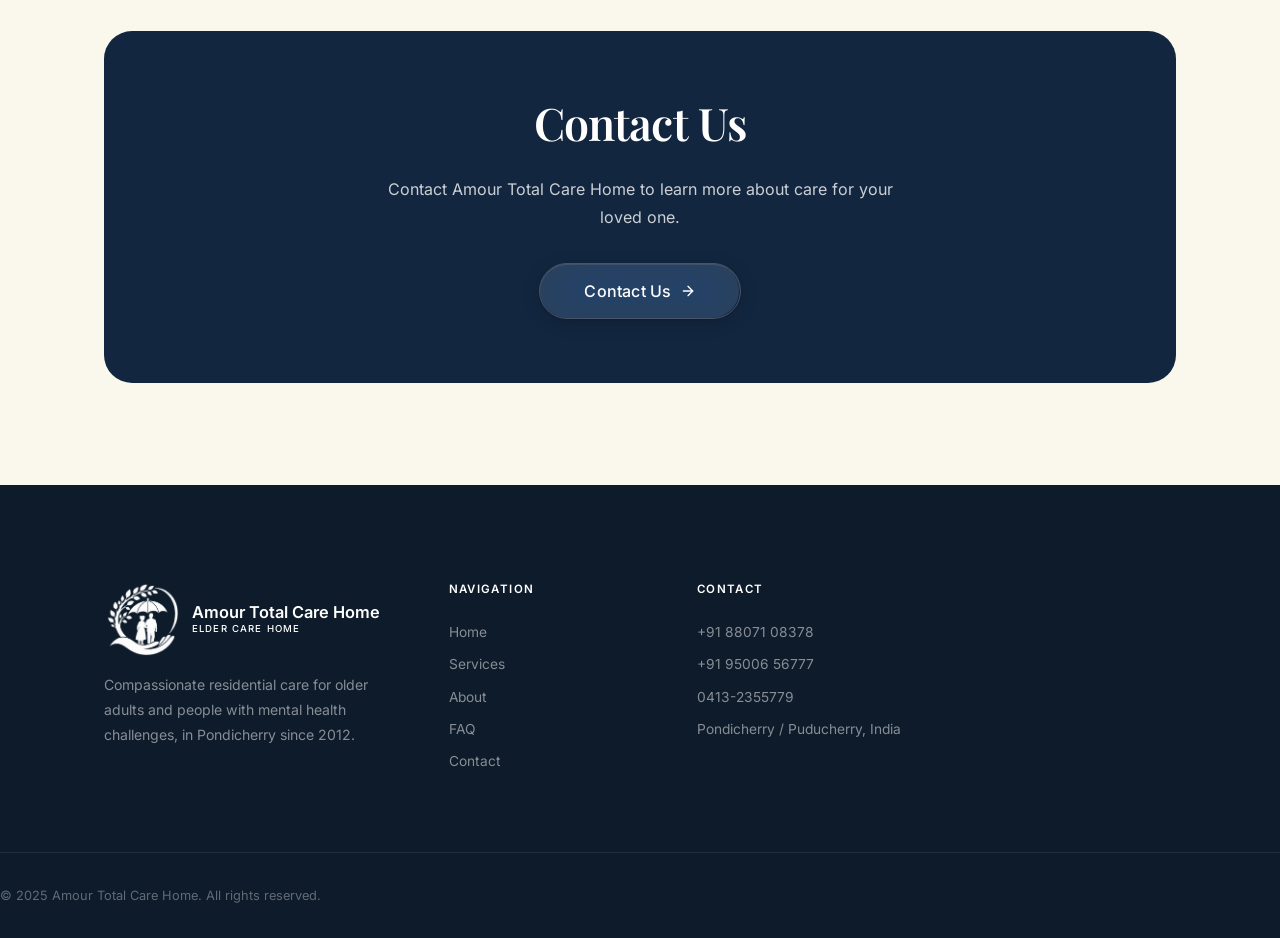
<file: leistungen.html>
<!DOCTYPE html>
<html lang="en">
<head>
  <meta charset="UTF-8">
  <meta name="viewport" content="width=device-width, initial-scale=1.0">
  <title>Our Services - Amour Total Care Home</title>
  <meta name="description" content="Elder care, care for people with mental health challenges, 24/7 nursing, accommodation and more at Amour Total Care Home in Pondicherry.">
  <link rel="stylesheet" href="css/style.css?v=1062">
  <link rel="preload" as="image" href="img/hero/mobile/hero2.webp?v=22" media="(max-width: 992px)">
  <link rel="preload" as="image" href="img/hero/desktop/hero2.webp?v=22" media="(min-width: 993px)">
  <link rel="icon" href="img/common/logo-icon.png?v=3">
  <style>
    .fort-grid.center {
      display: flex !important;
      flex-wrap: wrap !important;
      justify-content: center !important;
      gap: 14px !important;
    }
    .fort-grid.center .fort-item {
      flex: 0 1 calc(25% - 11px) !important;
      min-width: 250px !important;
    }
    @media (max-width: 1024px) {
      .fort-grid.center .fort-item {
        flex: 0 1 calc(50% - 7px) !important;
      }
    }
    @media (max-width: 768px) {
      .fort-grid.center .fort-item {
        flex: 0 1 100% !important;
      }
    }
  </style>
  <script src="js/vendor/lenis-1.0.42.min.js"></script>
  <!-- OpenGraph Social Metadata -->
  <meta property="og:title" content="Our Services - Amour Total Care Home">
  <meta property="og:description" content="Elder care, care for people with mental health challenges, 24/7 nursing, accommodation and more at Amour Total Care Home in Pondicherry.">
  <meta property="og:image" content="https://ksk-farmos.de/img/common/logo-icon.png">
  <meta property="og:type" content="website">
</head>
<body>

<!-- HEADER -->
<header class="header header-transparent-allowed" id="header">
  <div class="header-inner">
    <a href="index.html" class="logo"><img src="img/common/logo-icon.png?v=3" alt="Amour Total Care Home"><div class="logo-text">Amour Total Care Home<span data-i18n="brand.sub">Elder Care Home</span></div></a>
    <nav class="nav">
      <a class="nav-link" href="index.html" data-i18n="nav.start">Home</a>
      <a class="nav-link active" href="leistungen.html" data-i18n="nav.leistungen">Services</a>
      <a class="nav-link" href="ueber-uns.html" data-i18n="nav.ueber">About</a>
      <a class="nav-link" href="faq.html" data-i18n="nav.faq">FAQ</a>
      <a class="nav-link" href="kontakt.html" data-i18n="nav.kontakt">Contact</a>
    </nav>
    <div class="header-right">
      <a href="kontakt.html" class="btn btn-primary btn-sm" data-i18n="nav.beratung">Contact Us</a>
      <button class="mobile-toggle" aria-label="Menu"><span></span><span></span><span></span></button>
    </div>
  </div>
</header>
<div class="mobile-menu">
  <a class="nav-link" href="index.html" data-i18n="nav.start">Home</a>
  <a class="nav-link active" href="leistungen.html" data-i18n="nav.leistungen">Services</a>
  <a class="nav-link" href="ueber-uns.html" data-i18n="nav.ueber">About</a>
  <a class="nav-link" href="faq.html" data-i18n="nav.faq">FAQ</a>
  <a class="nav-link" href="kontakt.html" data-i18n="nav.kontakt">Contact</a>
</div>

<main>

<!-- SUB-HERO -->
<section class="hero-cutout hero-fs">
  <div class="hero-home-photo-frame leistungen-hero-frame">
    <div class="hero-home-photo-inner">
      <picture>
        <source srcset="img/hero/mobile/hero2.webp?v=22" media="(max-width: 992px)">
        <img src="img/hero/desktop/hero2.webp?v=22" alt="Our Services" class="hero-home-photo" loading="eager">
      </picture>
    </div>
    <div class="hero-home-overlay"></div>
  </div>
  <div class="container">
    <div class="hero-inner centered">
      <div class="hero-content">
        <h1 class="hero-title reveal">
          <span class="ht-line-first">
            <span class="ht-line" data-i18n="srv.h1a">Our</span>
          </span>
          <em class="ht-line" data-i18n="srv.h1em">Services</em>
        </h1>
        <p class="hero-subtitle reveal stagger-1" data-i18n="lei.lead">Elder care, care for people with mental health challenges, and a full range of support services, all under one roof in Pondicherry.</p>
        <div class="hero-actions reveal stagger-2">
          <a href="kontakt.html" class="btn btn-primary btn-lg" data-i18n="cta.beratung">Contact Us</a>
          <a href="#elder-care" class="btn btn-outline btn-lg" data-i18n="cta.leistungen">All Services</a>
        </div>
      </div>
    </div>
  </div>
</section>

<!-- BEATMUNGSPFLEGE ACCENT -->
<section class="section">
  <div class="container">
    <div class="editorial-accent reveal">
      <p data-i18n="lei.beat">Amour Total Care Home strives to offer the best elder care and psychiatric care, both in the quality of our care and the number of individuals we serve. Our vision is care, comfort and dignity.</p>
    </div>
  </div>
</section>

<!-- SEKTION 1: HÄUSLICHE INTENSIVPFLEGE -->
<section class="section-edge-photo img-left section-gray" id="elder-care">
  <div class="edge-photo-frame">
    <div class="edge-photo-inner">
      <img src="img/leistungen/leistungen-hero.jpg?v=2" alt="Old Age Care" class="pos-girl" loading="lazy">
    </div>
    <div class="edge-photo-overlay"></div>
  </div>
  <div class="container">
    <div class="grid-2">
      <div class="empty-column"></div>
      <div>
        <span class="section-tag reveal-right" data-i18n="lei.h.tag">Old Age Care</span>
        <h2 class="reveal-right stagger-1" data-i18n="lei.h.h2">Personalized Care for Every Resident</h2>
        <p class="reveal-right stagger-2" data-i18n="lei.h.p" style="margin-bottom: 25px;">We provide dedicated residential care for older adults, combining nursing support with comfort, safety and dignity in daily life.</p>

        <div class="faq-list reveal-right stagger-3" style="margin: 0;">
          <div class="faq-item">
            <button class="faq-question">
              <span data-i18n="lei.grp1">Daily Care</span>
              <span class="faq-toggle"><i data-lucide="plus"></i></span>
            </button>
            <div class="faq-answer">
              <div class="faq-answer-inner" style="padding-top: 10px;">
                <ul class="check-list">
                  <li><span class="check-icon"><i data-lucide="check"></i></span><div><span data-i18n="lei.grp1.1">24/7 Nursing Care</span></div></li>
                  <li><span class="check-icon"><i data-lucide="check"></i></span><div><span data-i18n="lei.grp1.2">Doctors' Care</span></div></li>
                  <li><span class="check-icon"><i data-lucide="check"></i></span><div><span data-i18n="lei.grp1.3">Health Monitoring and Medical Information Management</span></div></li>
                </ul>
              </div>
            </div>
          </div>

          <div class="faq-item">
            <button class="faq-question">
              <span data-i18n="lei.grp2">Comfort & Living</span>
              <span class="faq-toggle"><i data-lucide="plus"></i></span>
            </button>
            <div class="faq-answer">
              <div class="faq-answer-inner" style="padding-top: 10px;">
                <ul class="check-list">
                  <li><span class="check-icon"><i data-lucide="check"></i></span><div><span data-i18n="lei.grp2.1">Clean & Hygienic Facilities</span></div></li>
                  <li><span class="check-icon"><i data-lucide="check"></i></span><div><span data-i18n="lei.grp2.2">Spacious, Secure and Peaceful Environment</span></div></li>
                  <li><span class="check-icon"><i data-lucide="check"></i></span><div><span data-i18n="lei.grp2.3">Garden</span></div></li>
                </ul>
              </div>
            </div>
          </div>

          <div class="faq-item">
            <button class="faq-question">
              <span data-i18n="lei.grp3">Daily Life & Recreation</span>
              <span class="faq-toggle"><i data-lucide="plus"></i></span>
            </button>
            <div class="faq-answer">
              <div class="faq-answer-inner" style="padding-top: 10px;">
                <ul class="check-list">
                  <li><span class="check-icon"><i data-lucide="check"></i></span><div><span data-i18n="lei.grp3.1">Recreation Facilities & Indoor Games</span></div></li>
                  <li><span class="check-icon"><i data-lucide="check"></i></span><div><span data-i18n="lei.grp3.2">Outdoor Visits</span></div></li>
                </ul>
              </div>
            </div>
          </div>
        </div>
      </div>
    </div>
  </div>
</section>



<!-- DIAGNOSEN CARDS -->
<section class="section">
  <div class="container">
    <div class="section-header centered reveal">
      <span class="section-tag" data-i18n="lei.facilities.tag">Facilities</span>
      <h2 data-i18n="lei.diag.h2">Everything Residents Need</h2>
    </div>
    <div class="flex-grid-3">
      <div class="card card-centered">
        <div class="card-graphic"><i data-lucide="utensils"></i></div>
        <h3 data-i18n="lei.fac1">Nutritious Meals</h3>
        <p data-i18n="lei.diag1.desc">Wholesome vegetarian and non-vegetarian meals prepared to suit each resident's dietary needs.</p>
      </div>
      <div class="card card-centered">
        <div class="card-graphic"><i data-lucide="newspaper"></i></div>
        <h3 data-i18n="lei.fac2">Newspapers & Reading Materials</h3>
        <p data-i18n="lei.diag2.desc">Tamil and English daily newspapers and weekly magazines available to residents.</p>
      </div>
      <div class="card card-centered">
        <div class="card-graphic"><i data-lucide="sparkles"></i></div>
        <h3 data-i18n="lei.fac3">Housekeeping & Hygiene</h3>
        <p data-i18n="lei.diag3.desc">Daily housekeeping keeps rooms clean and comfortable, with hot water available 24 hours.</p>
      </div>
      <div class="card card-centered">
        <div class="card-graphic"><i data-lucide="shirt"></i></div>
        <h3 data-i18n="lei.fac4">Personal Laundry</h3>
        <p data-i18n="lei.diag4.desc">Personal laundry service is provided as part of daily care.</p>
      </div>
      <div class="card card-centered">
        <div class="card-graphic"><i data-lucide="users"></i></div>
        <h3 data-i18n="lei.fac5">Health Interaction Among Residents</h3>
        <p data-i18n="lei.diag5.desc">A warm community environment that encourages social connection among residents.</p>
      </div>
    </div>
  </div>
</section>

<!-- SEKTION 2: AUFENTHALTSKONZEPT -->
<section class="section-edge-photo img-right section-gray" id="mental-health">
  <div class="edge-photo-frame">
    <div class="edge-photo-inner">
      <picture>
        <source srcset="img/leistungen/leistungen-aufenthalt-zimmer.webp?v=4" media="(max-width: 992px)">
        <img src="img/leistungen/leistungen-aufenthalt-zimmer.jpg?v=4" alt="Care for People with Mental Health Challenges" loading="lazy">
      </picture>
    </div>
    <div class="edge-photo-overlay"></div>
  </div>
  <div class="container">
    <div class="grid-2">
      <div>
        <span class="section-tag reveal-left" data-i18n="lei.a.tag">Care for People with Mental Health Challenges</span>
        <h2 class="reveal-left stagger-1" data-i18n="lei.a.h2">Specialized, Compassionate Support</h2>
        <p class="reveal-left stagger-2" data-i18n="lei.a.p">We provide psychiatric-specific management for residents with mental health challenges, in a protected, home-like environment that supports dignity, structure and individual attention.</p>
        <div class="service-group-label reveal-left stagger-3" data-i18n="lei.a.grp1">Accommodation & Boarding</div>
        <ul class="check-list reveal-left stagger-4">
          <li><span class="check-icon"><i data-lucide="check"></i></span><div><span data-i18n="lei.a.1">Boarding and lodging facilities</span></div></li>
          <li><span class="check-icon"><i data-lucide="check"></i></span><div><span data-i18n="lei.a.2">Clean & hygienic facilities</span></div></li>
          <li><span class="check-icon"><i data-lucide="check"></i></span><div><span data-i18n="lei.a.3">Garden</span></div></li>
          <li><span class="check-icon"><i data-lucide="check"></i></span><div><span data-i18n="lei.a.4">Spacious, secure and peaceful environment</span></div></li>
        </ul>

        <div class="service-group-label reveal-left stagger-5" style="margin-top: 25px;" data-i18n="lei.a.grp2">24/7 Nursing Care</div>
        <ul class="check-list reveal-left stagger-6">
          <li><span class="check-icon"><i data-lucide="check"></i></span><div><span data-i18n="lei.a.5">Round-the-clock nursing care and monitoring</span></div></li>
          <li><span class="check-icon"><i data-lucide="check"></i></span><div><span data-i18n="lei.a.6">Doctors' care</span></div></li>
          <li><span class="check-icon"><i data-lucide="check"></i></span><div><span data-i18n="lei.a.7">Health monitoring and medical information management</span></div></li>
          <li><span class="check-icon"><i data-lucide="check"></i></span><div><span data-i18n="lei.a.8">Recreation facilities and indoor games</span></div></li>
          <li><span class="check-icon"><i data-lucide="check"></i></span><div><span data-i18n="lei.a.9">Outdoor visits</span></div></li>
        </ul>
      </div>
      <div class="empty-column"></div>
    </div>
  </div>
</section>

<!-- SEKTION 3: PFLEGEBERATUNG -->
<section class="section" id="visitor-info">
  <div class="container">
    <div class="section-header centered reveal">
      <span class="section-tag" data-i18n="lei.f.tag">Visitor Information & Daily Life</span>
      <h2 data-i18n="lei.f.h2">What Families Should Know</h2>
      <p data-i18n="lei.f.p">Practical information for families and visitors.</p>
    </div>
    <div class="fort-grid center">
      <div class="fort-item">
        <h3 data-i18n="lei.f1.h3">Visiting Hours</h3>
        <p data-i18n="lei.f1.p">Morning: 10:00 AM – 12:00 PM. Evening: 4:00 PM – 7:00 PM. Visitors are requested to obtain permission and help maintain a peaceful environment for residents.</p>
      </div>
      <div class="fort-item">
        <h3 data-i18n="lei.f2.h3">Meal Times</h3>
        <p data-i18n="lei.f2.p">Meals and beverages are served throughout the day, from morning tea at 6:30 AM to bed milk at 9:00 PM.</p>
      </div>
      <div class="fort-item">
        <h3 data-i18n="lei.f3.h3">Nutritionist Visits</h3>
        <p data-i18n="lei.f3.p">A nutritionist visits daily to help monitor residents' dietary needs.</p>
      </div>
      <div class="fort-item">
        <h3 data-i18n="lei.f4.h3">Health Monitoring</h3>
        <p data-i18n="lei.f4.p">Medical information is maintained from admission to help track health conditions. A GRBS blood sugar test may be conducted by a nurse during a resident's stay.</p>
      </div>
      <div class="fort-item">
        <h3 data-i18n="lei.f5.h3">Boarding & Lodging</h3>
        <p data-i18n="lei.f5.p">Boarding and lodging facilities are provided as part of residential care.</p>
      </div>
      <div class="fort-item">
        <h3 data-i18n="lei.f6.h3">Personal Laundry</h3>
        <p data-i18n="lei.f6.p">Personal laundry is included as part of our care services.</p>
      </div>
    </div>
  </div>
</section>

<!-- CTA -->
<section class="section">
  <div class="container">
    <div class="cta-card-violet reveal-scale">
      <h2 data-i18n="cta.beratung">Contact Us</h2>
      <p data-i18n="cta.beratung.p">Contact Amour Total Care Home to learn more about care for your loved one.</p>
      <a href="kontakt.html" class="btn btn-glass-dark btn-xl" data-i18n="cta.sprechen">Contact Us <i data-lucide="arrow-right"></i></a>
    </div>
  </div>
</section>

</main>

<!-- FOOTER -->
<footer class="footer">
  <div class="container">
    <div class="footer-grid">
      <div class="footer-brand">
        <a href="index.html" class="logo"><img src="img/common/logo-icon-white.png" alt="Amour Total Care Home"><div class="logo-text">Amour Total Care Home<span data-i18n="brand.sub">Elder Care Home</span></div></a>
        <p data-i18n="footer.desc">Compassionate residential care for older adults and people with mental health challenges, in Pondicherry since 2012.</p>
      </div>
      <div><h4 data-i18n="footer.nav">Navigation</h4><div class="footer-links"><a href="index.html" data-i18n="nav.start">Home</a><a href="leistungen.html" data-i18n="nav.leistungen">Services</a><a href="ueber-uns.html" data-i18n="nav.ueber">About</a><a href="faq.html" data-i18n="nav.faq">FAQ</a><a href="kontakt.html" data-i18n="nav.kontakt">Contact</a></div></div>
      <div><h4 data-i18n="footer.kontakt">Contact</h4><div class="footer-contact">
          <a href="tel:+918807108378">+91 88071 08378</a>
          <a href="tel:+919500656777">+91 95006 56777</a>
          <a href="tel:04132355779">0413-2355779</a>
          <p>Pondicherry / Puducherry, India</p>
        </div>
      </div></div>
    </div>
    <div class="footer-bottom">
      <span data-i18n="footer.copy">&copy; 2025 Amour Total Care Home. All rights reserved.</span>
    </div>
  </div>
</footer>

<div class="lang-float">
  <button class="lang-float-btn" id="langFloatBtn"><i data-lucide="globe"></i> EN <i data-lucide="chevron-up"></i></button>
  <div class="lang-float-dropdown" id="langDropdown">
    <a href="#" data-lang="en" class="active">English</a>
    <a href="#" data-lang="ta">தமிழ்</a>
    <a href="#" data-lang="hi">हिन्दी</a>
    <a href="#" data-lang="fr">Français</a>
  </div>
</div>


<script src="js/vendor/lucide-1.39.0.min.js"></script>
<script src="js/main.js?v=5.25"></script>
</body>
</html>
</file>
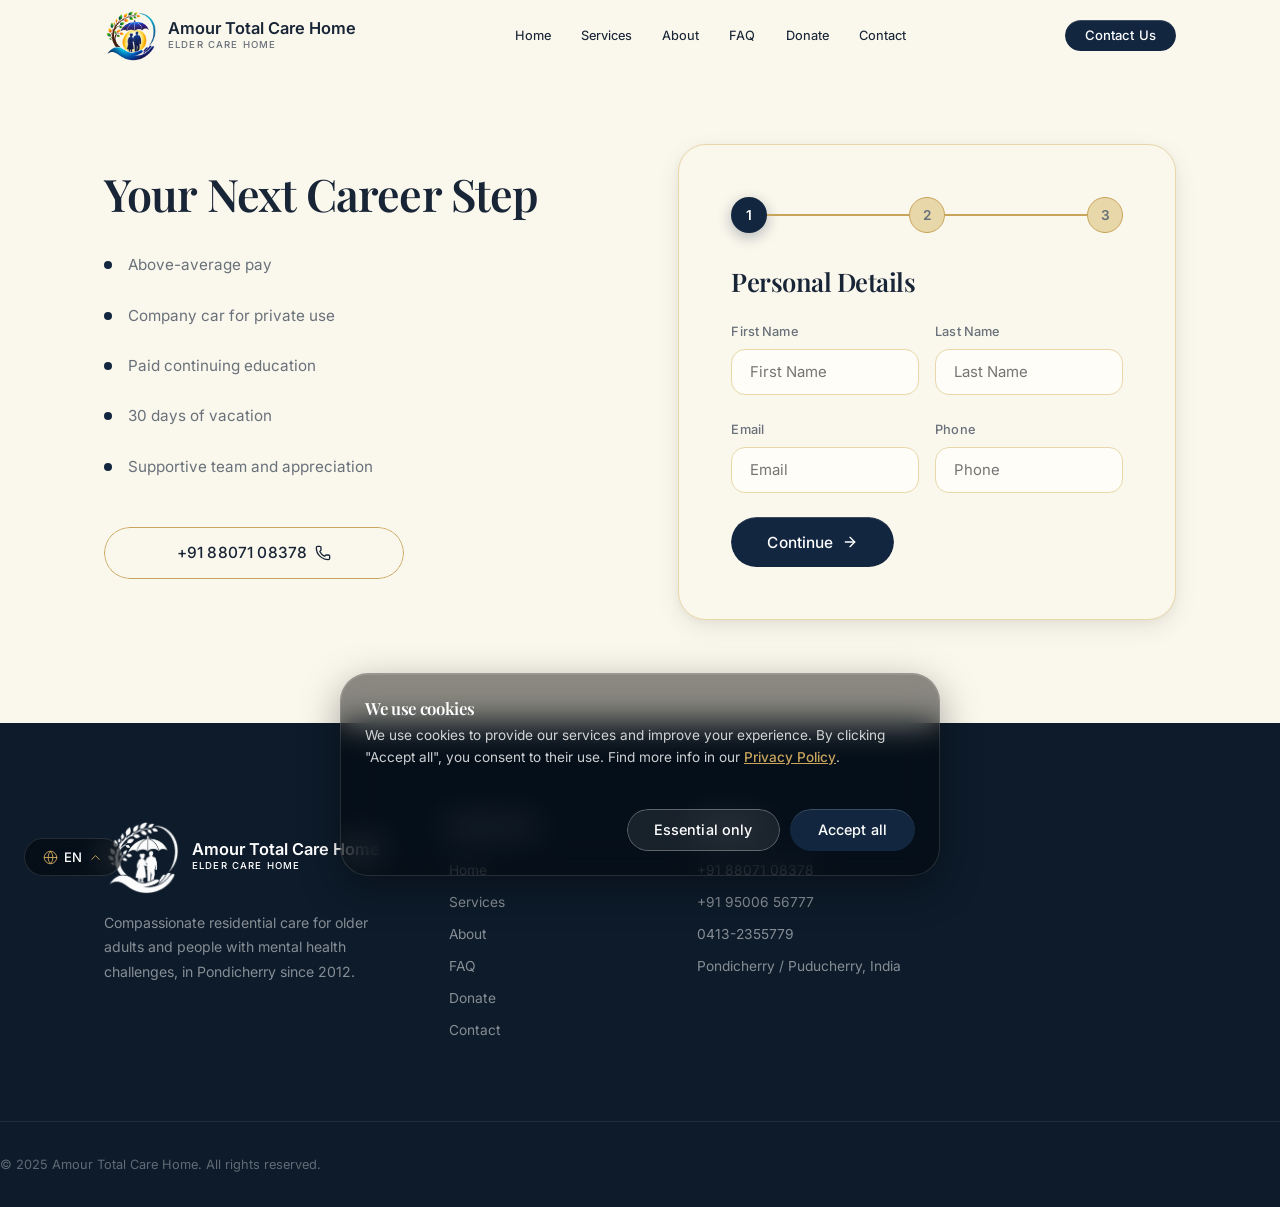
<file: schnellbewerbung.html>
<!DOCTYPE html>
<html lang="en">
<head>
  <meta charset="UTF-8">
  <meta name="viewport" content="width=device-width, initial-scale=1.0">
  <title>Quick Application — Amour Total Care Home</title>
  <meta name="description" content="Apply quickly and easily to Amour Total Care Home — in just 3 steps.">
  <link rel="stylesheet" href="css/style.css?v=1065">
  <link rel="icon" href="img/common/logo-icon.png?v=3">
  <script src="js/vendor/emailjs-4.4.1.min.js"></script>
  <script>emailjs.init('FvtHmqXFbDTGygZuv')</script>
  <script src="js/vendor/supabase-2.113.0.min.js"></script>
  <script src="js/vendor/lenis-1.0.42.min.js"></script>
  <!-- OpenGraph Social Metadata -->
  <meta property="og:title" content="Quick Application — Amour Total Care Home">
  <meta property="og:description" content="Apply quickly and easily to Amour Total Care Home — in just 3 steps.">
  <meta property="og:image" content="https://amour-home-care.vercel.app/img/common/logo-icon.png">
  <meta property="og:url" content="https://amour-home-care.vercel.app/schnellbewerbung.html">
  <meta property="og:type" content="website">
</head>
<body>

<!-- HEADER -->
<header class="header" id="header">
  <div class="header-inner">
    <a href="/" class="logo"><img src="img/common/logo-icon.png?v=3" alt="Amour Total Care Home"><div class="logo-text">Amour Total Care Home<span data-i18n="brand.sub">Elder Care Home</span></div></a>
    <nav class="nav">
      <a class="nav-link" href="/" data-i18n="nav.start">Home</a>
      <a class="nav-link" href="/services" data-i18n="nav.leistungen">Services</a>
      <a class="nav-link" href="/about" data-i18n="nav.ueber">About</a>
      <a class="nav-link" href="/faq" data-i18n="nav.faq">FAQ</a>
      <a class="nav-link" href="/donate" data-i18n="nav.donate">Donate</a><a class="nav-link" href="/contact" data-i18n="nav.kontakt">Contact</a>
    </nav>
    <div class="header-right"><a href="/contact" class="btn btn-primary btn-sm" data-i18n="nav.beratung">Contact Us</a><button class="mobile-toggle" aria-label="Menu"><span></span><span></span><span></span></button></div>
  </div>
</header>
<div class="mobile-menu"><a class="nav-link" href="/" data-i18n="nav.start">Home</a><a class="nav-link" href="/services" data-i18n="nav.leistungen">Services</a><a class="nav-link" href="/about" data-i18n="nav.ueber">About</a><a class="nav-link" href="/faq" data-i18n="nav.faq">FAQ</a><a class="nav-link" href="/donate" data-i18n="nav.donate">Donate</a><a class="nav-link" href="/contact" data-i18n="nav.kontakt">Contact</a></div>

<main>

<!-- WIZARD -->
<section class="section pt-header">
  <div class="container">
    <div class="grid-2">
      <div class="beratung-info">
        <h1 class="reveal-left beratung-title" data-i18n="sb.h2">Ihr nächster Karriereschritt</h1>
        <ul class="check-list reveal-left stagger-1">
          <li><span class="check-icon"><i data-lucide="check"></i></span><div><span data-i18n="sb.c1">Übertarifliche Vergütung</span></div></li>
          <li><span class="check-icon"><i data-lucide="check"></i></span><div><span data-i18n="sb.c2">Firmenwagen zur privaten Nutzung</span></div></li>
          <li><span class="check-icon"><i data-lucide="check"></i></span><div><span data-i18n="sb.c3">Bezahlte Weiterbildungen</span></div></li>
          <li><span class="check-icon"><i data-lucide="check"></i></span><div><span data-i18n="sb.c4">30 Tage Urlaub</span></div></li>
          <li><span class="check-icon"><i data-lucide="check"></i></span><div><span data-i18n="sb.c5">Kollegiales Team und Wertschätzung</span></div></li>
        </ul>
        <div class="mb-lg hide-mobile"></div>
        <div class="hide-mobile">
          <a href="tel:+918807108378" class="btn btn-outline btn-lg btn-contact mb-sm reveal-left stagger-2">+91 88071 08378 <i data-lucide="phone"></i></a>
        </div>
      </div>
      <div class="reveal-right">
        <div class="form-card">
          <!-- Wizard Steps -->
          <div class="wizard-steps">
            <div class="wizard-dot active" data-step="1">1</div>
            <div class="wizard-line"></div>
            <div class="wizard-dot pending" data-step="2">2</div>
            <div class="wizard-line"></div>
            <div class="wizard-dot pending" data-step="3">3</div>
          </div>

          <form data-form="schnellbewerbung" id="bewerbungForm">
            <!-- Panel 1: Persönliche Daten -->
            <div class="wizard-panel active" data-panel="1">
              <h3 data-i18n="wiz.step1">Persönliche Daten</h3>
              <div class="form-row">
                <div class="form-group">
                  <label class="form-label" data-i18n="form.vorname">Vorname</label>
                  <input type="text" required name="vorname" data-i18n-ph="form.vorname">
                </div>
                <div class="form-group">
                  <label class="form-label" data-i18n="form.nachname">Nachname</label>
                  <input type="text" required name="nachname" data-i18n-ph="form.nachname">
                </div>
              </div>
              <div class="form-row">
                <div class="form-group">
                  <label class="form-label" data-i18n="form.email">E-Mail</label>
                  <input type="email" required name="email" data-i18n-ph="form.email">
                </div>
                <div class="form-group">
                  <label class="form-label" data-i18n="form.telefon">Telefon</label>
                  <input type="tel" required name="telefon" data-i18n-ph="form.telefon">
                </div>
              </div>
              <button type="button" class="btn btn-primary btn-lg" onclick="wizardNext(2)" data-i18n="wiz.weiter">Weiter <i data-lucide="arrow-right"></i></button>
            </div>

            <!-- Panel 2: Qualifikation -->
            <div class="wizard-panel" data-panel="2">
              <h3 data-i18n="wiz.step2">Qualifikation</h3>
              <div class="form-group">
                <label class="form-label" data-i18n="wiz.beruf">Aktueller Beruf / Qualifikation</label>
                <select name="qualifikation">
                  <option value="" data-i18n="form.bitte">Bitte wählen</option>
                  <option value="exam" data-i18n="wiz.opt1">Examinierte Pflegefachkraft</option>
                  <option value="alten" data-i18n="wiz.opt2">Altenpfleger/in</option>
                  <option value="helfer" data-i18n="wiz.opt3">Pflegehelfer/in</option>
                  <option value="student" data-i18n="wiz.opt4">Medizinstudent/in</option>
                  <option value="sonstiges" data-i18n="wiz.opt5">Sonstiges</option>
                </select>
              </div>
              <div class="form-group">
                <label class="form-label" data-i18n="wiz.erfahrung">Berufserfahrung in der Intensivpflege</label>
                <select name="erfahrung">
                  <option value="" data-i18n="form.bitte">Bitte wählen</option>
                  <option value="0" data-i18n="wiz.exp0">Keine Erfahrung</option>
                  <option value="1-2" data-i18n="wiz.exp1">1–2 Jahre</option>
                  <option value="3-5" data-i18n="wiz.exp2">3–5 Jahre</option>
                  <option value="5+" data-i18n="wiz.exp3">Über 5 Jahre</option>
                </select>
              </div>
              <div class="form-group">
                <label class="form-label" data-i18n="wiz.fs">Führerschein Klasse B</label>
                <select name="fuehrerschein">
                  <option value="ja" data-i18n="wiz.ja">Ja</option>
                  <option value="nein" data-i18n="wiz.nein">Nein</option>
                </select>
              </div>
              <div class="hero-actions">
                <button type="button" class="btn btn-outline" onclick="wizardNext(1)" data-i18n="wiz.zurueck">Zurück</button>
                <button type="button" class="btn btn-primary btn-lg" onclick="wizardNext(3)" data-i18n="wiz.weiter">Weiter <i data-lucide="arrow-right"></i></button>
              </div>
            </div>

            <!-- Panel 3: Nachricht -->
            <div class="wizard-panel" data-panel="3">
              <h3 data-i18n="wiz.step3">Nachricht</h3>
              <div class="form-group">
                <label class="form-label" data-i18n="wiz.msg">Möchten Sie uns etwas mitteilen? (optional)</label>
                <textarea rows="5" name="nachricht" data-i18n-ph="wiz.msg.ph"></textarea>
              </div>
              <div class="form-group">
                <label class="form-label" data-i18n="wiz.cv">Lebenslauf anhängen (optional)</label>
                <input type="file" accept=".pdf,.doc,.docx" style="padding: 10px;">
              </div>
              <div class="form-group">
                <label class="form-check"><input type="checkbox" required> <span data-i18n="form.datenschutz">Ich habe die Datenschutzerklärung gelesen und stimme ihr zu.</span></label>
              </div>
              <div class="hero-actions">
                <button type="button" class="btn btn-outline" onclick="wizardNext(2)" data-i18n="wiz.zurueck">Zurück</button>
                <button type="submit" class="btn btn-primary btn-lg" data-i18n="wiz.senden">Bewerbung absenden <i data-lucide="send"></i></button>
              </div>
            </div>
          </form>
        </div>
        <div class="contact-buttons-wrapper show-mobile mt-lg text-center">
          <a href="tel:+918807108378" class="btn btn-outline btn-lg btn-contact reveal-left stagger-2">+91 88071 08378 <i data-lucide="phone"></i></a>
        </div>
      </div>
    </div>
  </div>
</section>

</main>

<footer class="footer"><div class="container"><div class="footer-grid"><div class="footer-brand"><a href="/" class="logo"><img src="img/common/logo-icon-white.png" alt="Amour Total Care Home"><div class="logo-text">Amour Total Care Home<span data-i18n="brand.sub">Elder Care Home</span></div></a><p data-i18n="footer.desc">Compassionate residential care for older adults and people with mental health challenges — in Pondicherry since 2012.</p></div><div><h4 data-i18n="footer.nav">Navigation</h4><div class="footer-links"><a href="/" data-i18n="nav.start">Home</a><a href="/services" data-i18n="nav.leistungen">Services</a><a href="/about" data-i18n="nav.ueber">About</a><a href="/faq" data-i18n="nav.faq">FAQ</a><a href="/donate" data-i18n="nav.donate">Donate</a><a href="/contact" data-i18n="nav.kontakt">Contact</a></div></div><div><h4 data-i18n="footer.kontakt">Contact</h4><div class="footer-contact">
          <a href="tel:+918807108378">+91 88071 08378</a>
          <a href="tel:+919500656777">+91 95006 56777</a>
          <a href="tel:04132355779">0413-2355779</a>
          <p>Pondicherry / Puducherry, India</p>
        </div>
      </div></div></div><div class="footer-bottom">
      <span data-i18n="footer.copy">&copy; 2025 Amour Total Care Home — All rights reserved.</span>
    </div></div></footer>
<div class="lang-float">
  <button class="lang-float-btn" id="langFloatBtn"><i data-lucide="globe"></i> EN <i data-lucide="chevron-up"></i></button>
  <div class="lang-float-dropdown" id="langDropdown">
    <a href="#" data-lang="en" class="active">English</a>
    <a href="#" data-lang="ta">தமிழ்</a>
    <a href="#" data-lang="hi">हिन्दी</a>
  </div>
</div>


<script src="js/vendor/lucide-1.39.0.min.js"></script>
<script src="js/main.js?v=5.26"></script>
<script>
document.getElementById('bewerbungForm').addEventListener('submit', async function(e) {
  e.preventDefault()

  const panel = this.querySelector('[data-panel="3"]');
  const existingAlert = panel.querySelector('.form-alert');
  if (existingAlert) existingAlert.remove();

  if (!this.checkValidity()) {
    const alertDiv = document.createElement('div');
    alertDiv.className = 'form-alert form-alert-warning';
    
    const lang = document.documentElement.lang || 'de';
    let msg = 'Bitte akzeptieren Sie die Datenschutzerklärung.';
    if (lang === 'ru') msg = 'Пожалуйста, примите политику конфиденциальности.';
    if (lang === 'en') msg = 'Please accept the privacy policy.';
    
    alertDiv.innerHTML = `
      <svg class="form-alert-icon" viewBox="0 0 24 24" fill="none" stroke="currentColor" stroke-width="2">
        <circle cx="12" cy="12" r="10"/><line x1="12" y1="8" x2="12" y2="12"/><line x1="12" y1="16" x2="12.01" y2="16"/>
      </svg>
      <div>${msg}</div>
    `;
    
    const title = panel.querySelector('h3');
    if (title) {
      title.parentNode.insertBefore(alertDiv, title.nextSibling);
    } else {
      panel.insertBefore(alertDiv, panel.firstChild);
    }
    return;
  }

  const btn = this.querySelector('[type="submit"]')
  const originalHTML = btn.innerHTML
  btn.disabled = true
  btn.innerHTML = 'Wird gesendet...'

  // Read attached file and convert to base64
  const fileInput = this.querySelector('input[type="file"]');
  const file = fileInput && fileInput.files ? fileInput.files[0] : null;
  let base64File = '';

  if (file) {
    if (file.size > 10 * 1024 * 1024) {
      const alertDiv = document.createElement('div');
      alertDiv.className = 'form-alert form-alert-warning';
      
      const lang = document.documentElement.lang || 'de';
      let msg = 'Die Datei ist zu groß (maximal 10MB).';
      if (lang === 'ru') msg = 'Файл слишком большой (максимум 10МБ).';
      if (lang === 'en') msg = 'File is too large (maximum 10MB).';
      
      alertDiv.innerHTML = `
        <svg class="form-alert-icon" viewBox="0 0 24 24" fill="none" stroke="currentColor" stroke-width="2">
          <circle cx="12" cy="12" r="10"/><line x1="12" y1="8" x2="12" y2="12"/><line x1="12" y1="16" x2="12.01" y2="16"/>
        </svg>
        <div>${msg}</div>
      `;
      
      panel.insertBefore(alertDiv, panel.firstChild);
      btn.disabled = false;
      btn.innerHTML = originalHTML;
      return;
    }

    try {
      base64File = await new Promise((resolve, reject) => {
        const reader = new FileReader();
        reader.onload = () => resolve(reader.result);
        reader.onerror = (error) => reject(error);
        reader.readAsDataURL(file);
      });
    } catch (fileErr) {
      console.error('File reading error:', fileErr);
    }
  }

  const templateParams = {
    vorname: this.querySelector('[name="vorname"]').value,
    nachname: this.querySelector('[name="nachname"]').value,
    email: this.querySelector('[name="email"]').value,
    telefon: this.querySelector('[name="telefon"]').value,
    qualifikation: this.querySelector('[name="qualifikation"]')?.value || '—',
    erfahrung: this.querySelector('[name="erfahrung"]')?.value || '—',
    fuehrerschein: this.querySelector('[name="fuehrerschein"]')?.value || '—',
    arbeitszeit: this.querySelector('[name="arbeitszeit"]')?.value || '—',
    nachricht: this.querySelector('[name="nachricht"]')?.value || '—',
    cv: base64File
  }

  // ── Supabase Integration ──
  const SUPABASE_URL = 'https://uggrdnbnxnmczkybqmoh.supabase.co';
  const SUPABASE_KEY = 'eyJhbGciOiJIUzI1NiIsInR5cCI6IkpXVCJ9.eyJpc3MiOiJzdXBhYmFzZSIsInJlZiI6InVnZ3JkbmJueG5tY3preWJxbW9oIiwicm9sZSI6ImFub24iLCJpYXQiOjE3Nzg5NDIzOTQsImV4cCI6MjA5NDUxODM5NH0.KmfXFQ_bNuePMuxUFxARVsRyorqbKKrUEnb-wZEjTss';

  if (typeof supabase !== 'undefined' && SUPABASE_URL !== 'YOUR_SUPABASE_URL') {
    try {
      const supabaseClient = supabase.createClient(SUPABASE_URL, SUPABASE_KEY);
      await supabaseClient.from('bewerbungen').insert([{
        vorname: templateParams.vorname,
        nachname: templateParams.nachname,
        email: templateParams.email,
        telefon: templateParams.telefon,
        qualifikation: templateParams.qualifikation === 'exam' ? 'fachkraft' : (templateParams.qualifikation === 'alten' ? 'altenpfleger' : (templateParams.qualifikation === 'helfer' ? 'pflegehelfer' : templateParams.qualifikation)),
        erfahrung: templateParams.erfahrung,
        fuehrerschein: templateParams.fuehrerschein,
        arbeitszeit: templateParams.arbeitszeit,
        nachricht: templateParams.nachricht,
        cv: templateParams.cv,
        source: 'Website Schnellbewerbung'
      }]);
    } catch (supaErr) {
      console.error('Supabase Error:', supaErr);
    }
  }

  const emailParams = { ...templateParams };
  delete emailParams.cv;

  try {
    await emailjs.send('service_h12u11k', 'template_hmexk4f', emailParams)
    const card = this.closest('.form-card')
    card.innerHTML = `
      <div style="text-align:center;padding:48px 24px">
        <div style="width:72px;height:72px;border-radius:50%;background:var(--violet-pale);display:flex;align-items:center;justify-content:center;margin:0 auto 24px">
          <i data-lucide="check" style="color:var(--violet);width:32px;height:32px"></i>
        </div>
        <h3 style="font-family:var(--serif);margin-bottom:12px">Bewerbung eingegangen!</h3>
        <p style="color:var(--text-muted);line-height:1.7;max-width:300px;margin:0 auto">
          Vielen Dank, <strong>${templateParams.vorname}</strong>!<br>
          Wir melden uns innerhalb von 24 Stunden unter<br>
          <strong>${templateParams.telefon}</strong>.
        </p>
      </div>
    `
    if(typeof lucide !== 'undefined') lucide.createIcons()
    card.scrollIntoView({ behavior: 'smooth', block: 'center' })
  } catch(err) {
    btn.disabled = false
    btn.innerHTML = originalHTML
    if(typeof lucide !== 'undefined') lucide.createIcons()
    console.error('EmailJS Error:', err)
    
    const alertDiv = document.createElement('div');
    alertDiv.className = 'form-alert form-alert-error';
    
    const lang = document.documentElement.lang || 'de';
    let msg = 'Fehler beim Senden. Bitte rufen Sie uns an: +91 88071 08378';
    if (lang === 'ru') msg = 'Ошибка отправки. Пожалуйста, позвоните нам: +91 88071 08378';
    if (lang === 'en') msg = 'Error sending message. Please call us: +91 88071 08378';
    
    alertDiv.innerHTML = `
      <svg class="form-alert-icon" viewBox="0 0 24 24" fill="none" stroke="currentColor" stroke-width="2">
        <octagon points="7.86 2 16.14 2 22 7.86 22 16.14 16.14 22 7.86 22 2 16.14 2 7.86 7.86 2"/><line x1="12" y1="8" x2="12" y2="12"/><line x1="12" y1="16" x2="12.01" y2="16"/>
      </svg>
      <div>${msg}</div>
    `;
    
    const title = panel.querySelector('h3');
    if (title) {
      title.parentNode.insertBefore(alertDiv, title.nextSibling);
    } else {
      panel.insertBefore(alertDiv, panel.firstChild);
    }
  }
})
</script>
</body>
</html>
</file>
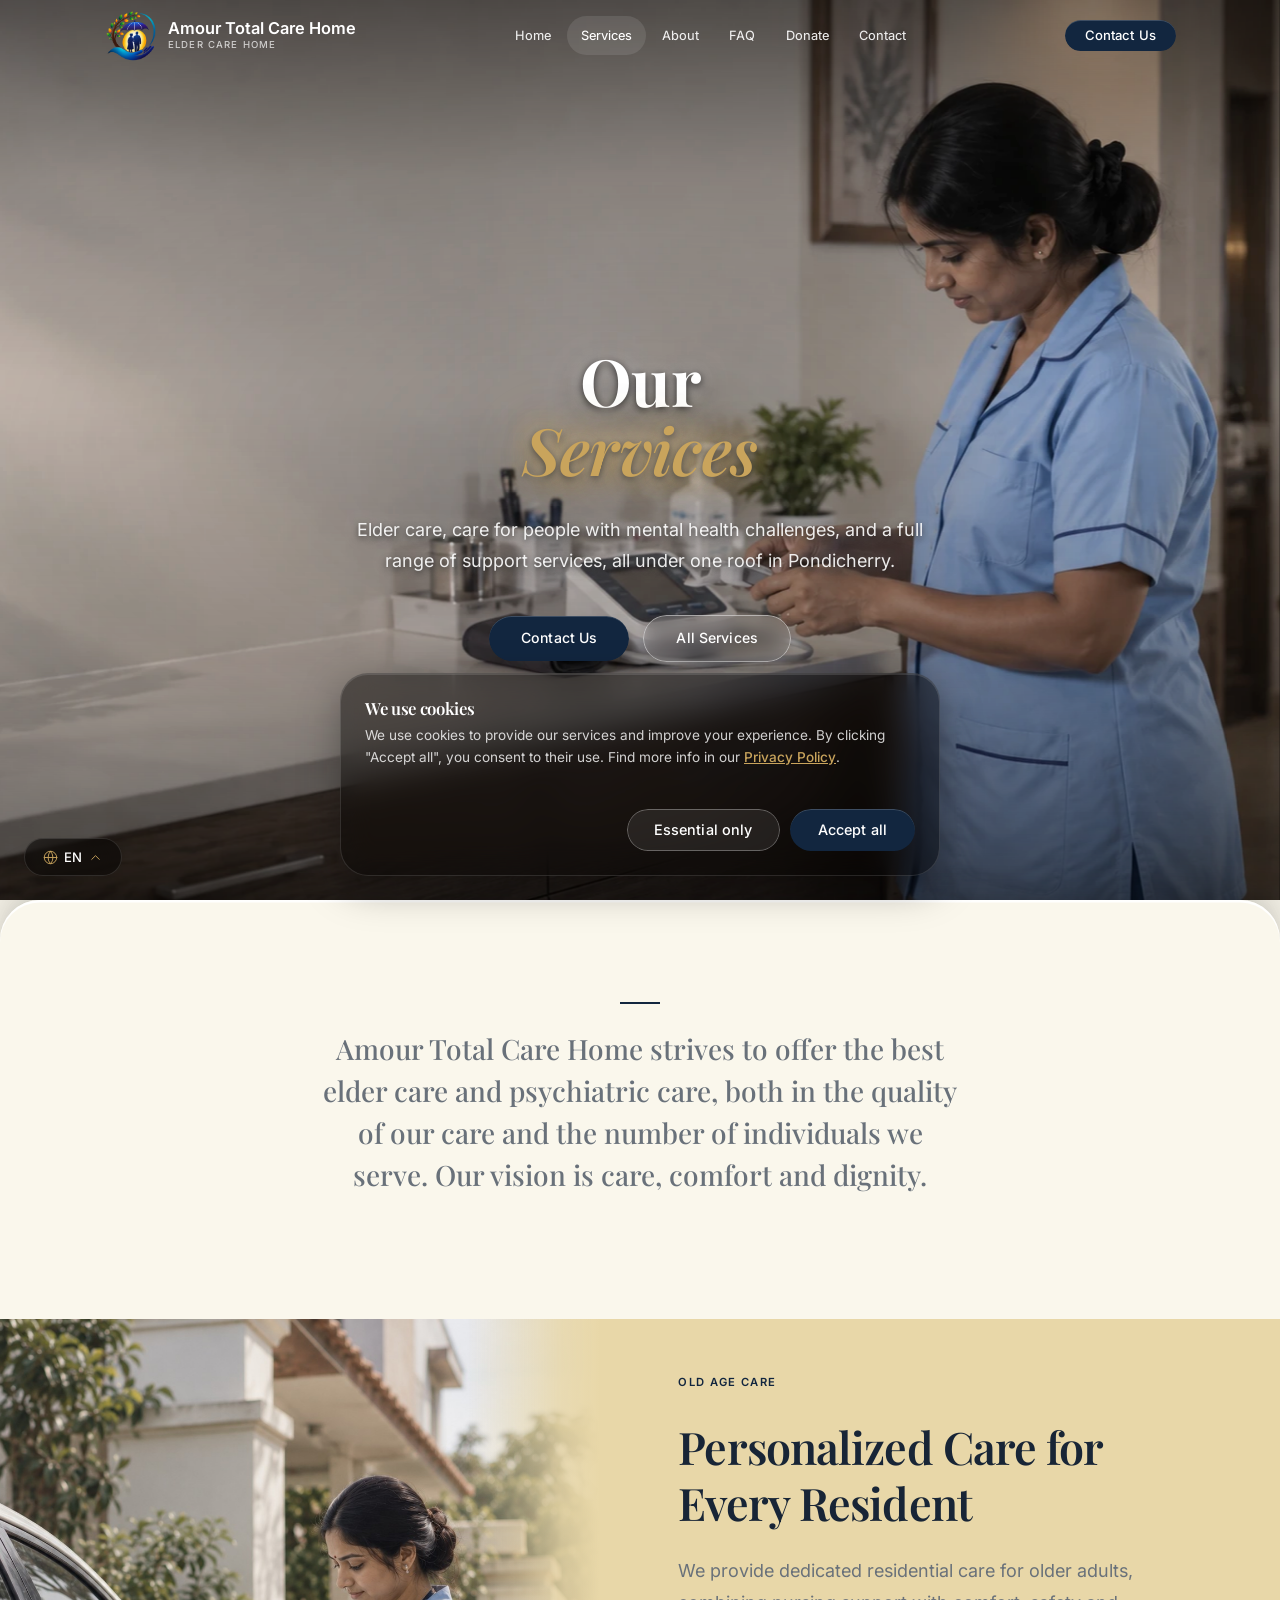
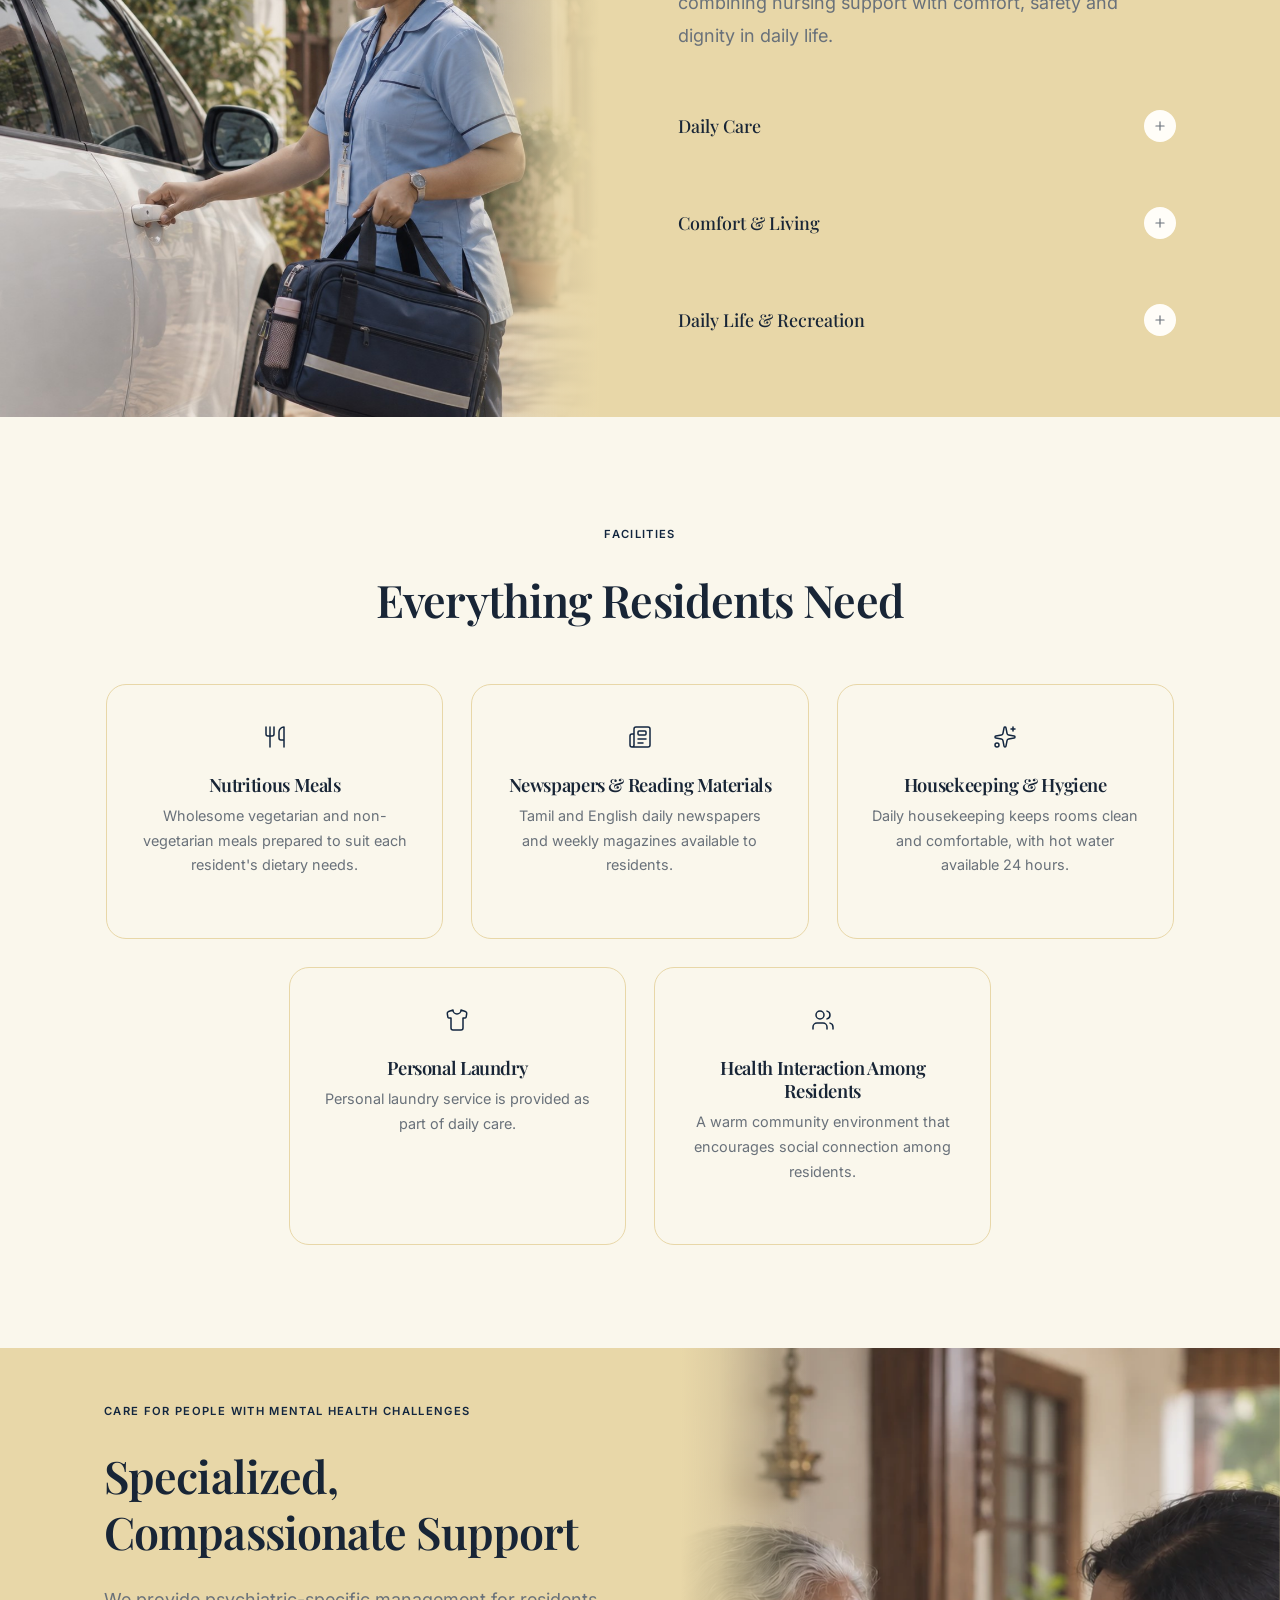
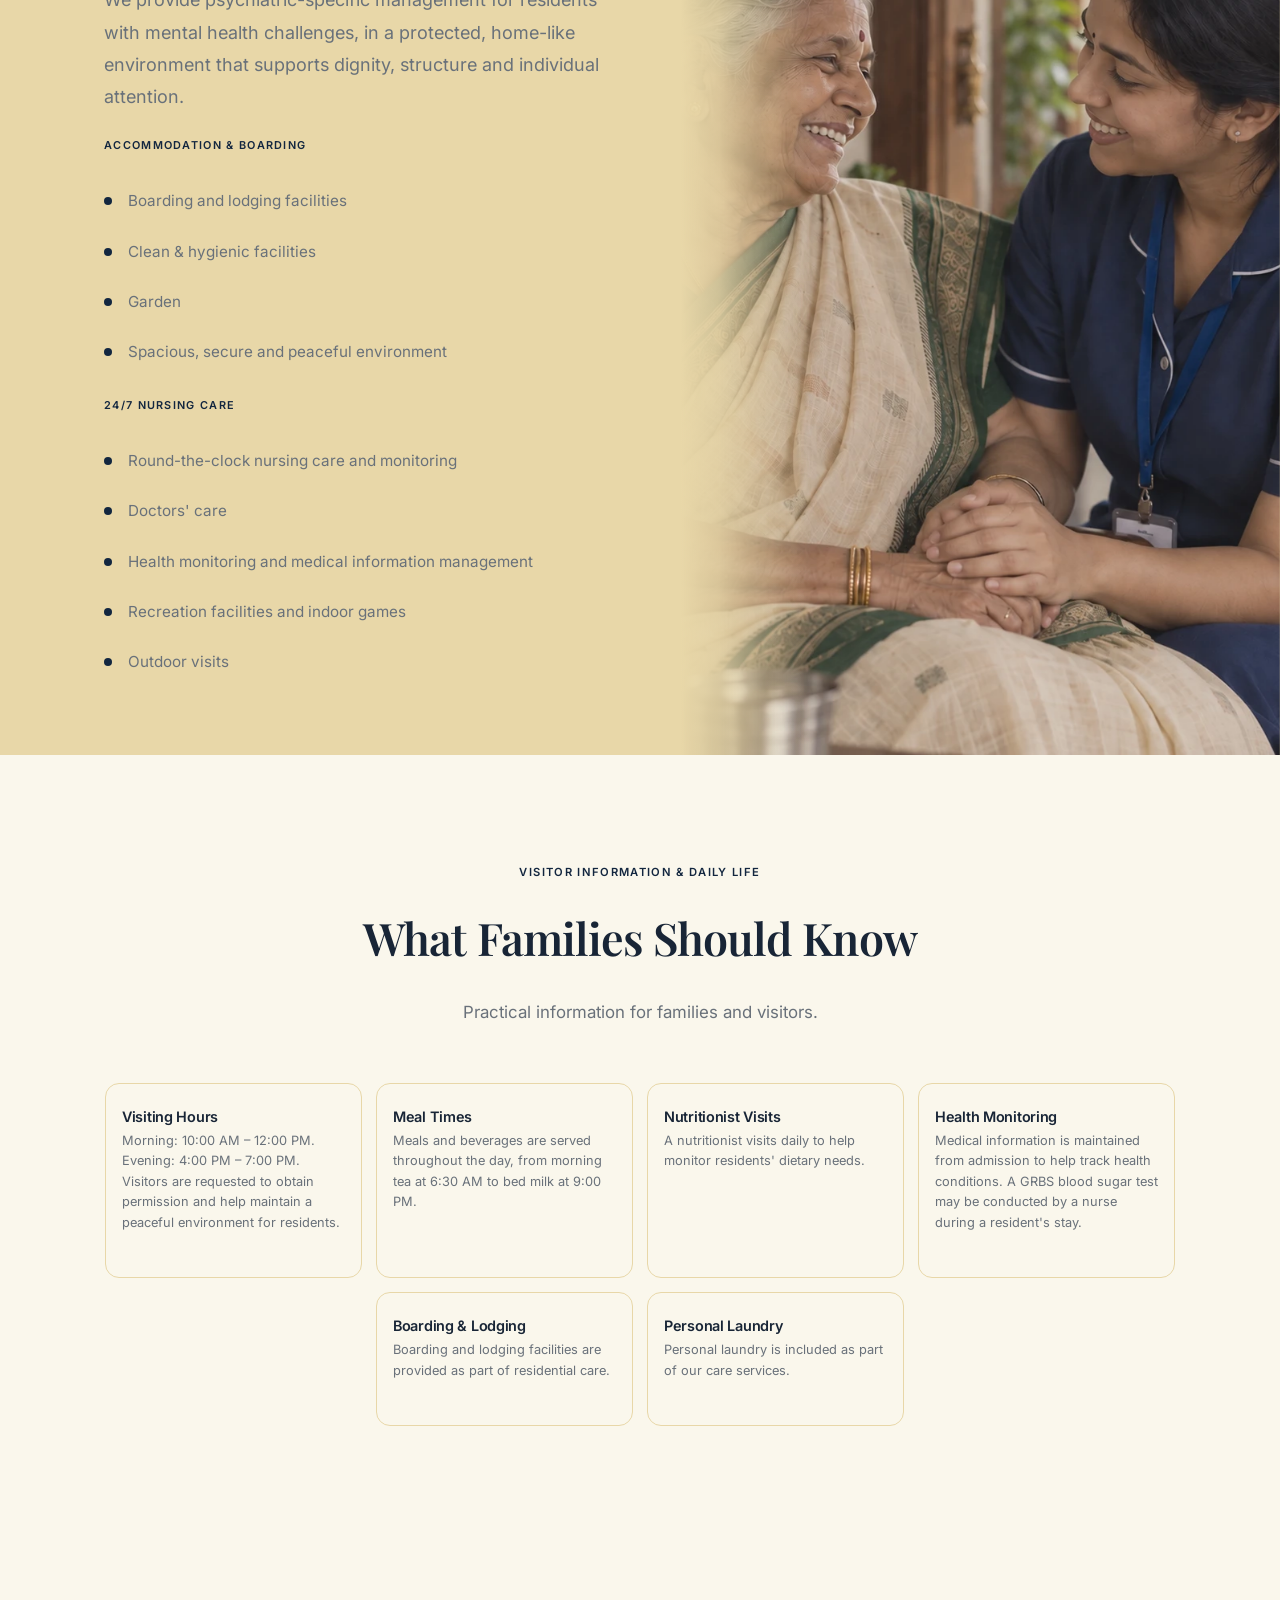
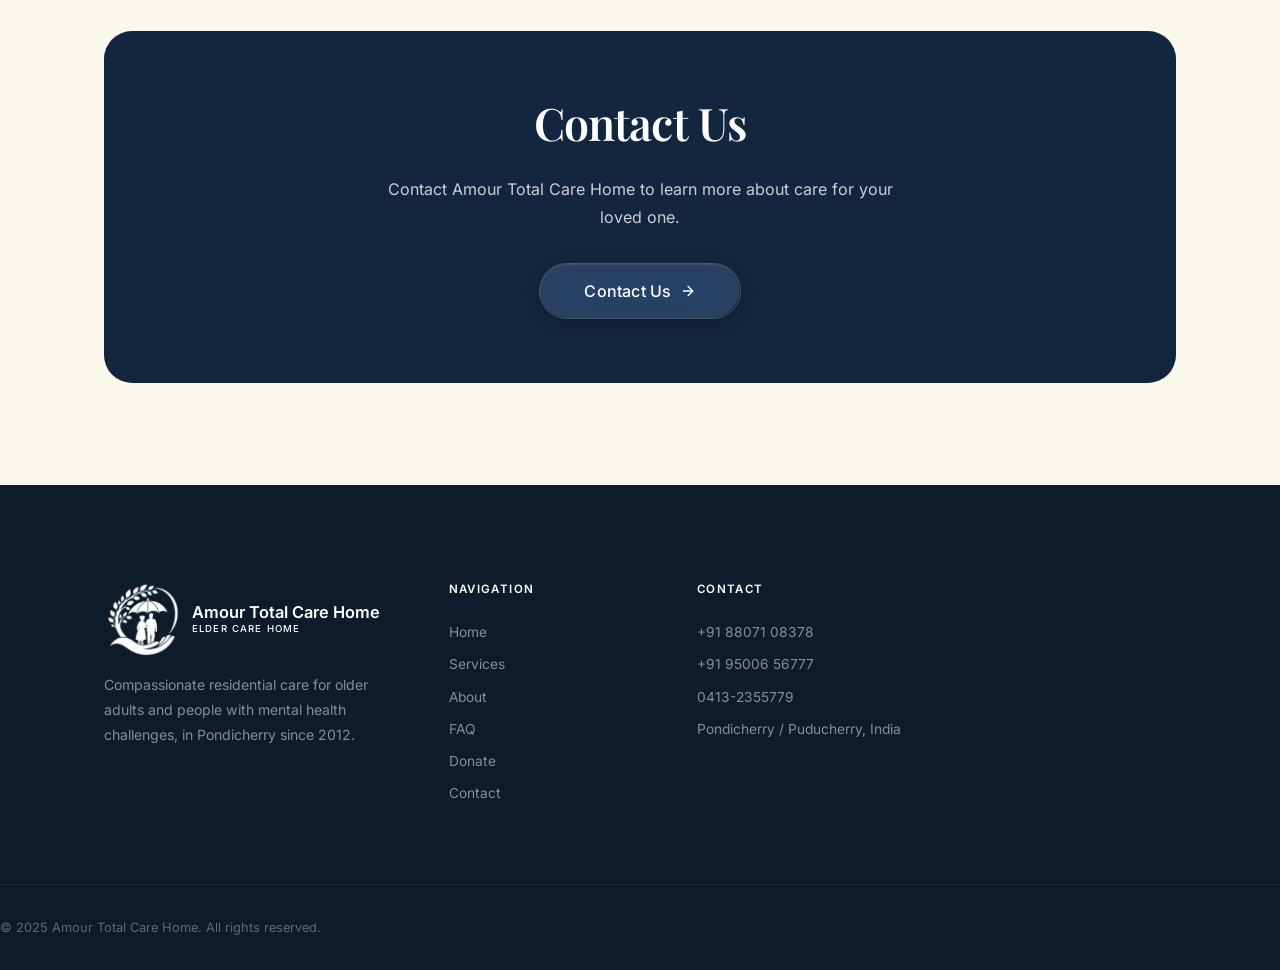
<file: services.html>
<!DOCTYPE html>
<html lang="en">
<head>
  <meta charset="UTF-8">
  <meta name="viewport" content="width=device-width, initial-scale=1.0">
  <title>Our Services - Amour Total Care Home</title>
  <meta name="description" content="Elder care, care for people with mental health challenges, 24/7 nursing, accommodation and more at Amour Total Care Home in Pondicherry.">
  <link rel="stylesheet" href="css/style.css?v=1065">
  <link rel="preload" as="image" href="img/hero/mobile/hero2.webp?v=22" media="(max-width: 992px)">
  <link rel="preload" as="image" href="img/hero/desktop/hero2.webp?v=22" media="(min-width: 993px)">
  <link rel="icon" href="img/common/logo-icon.png?v=3">
  <style>
    .fort-grid.center {
      display: flex !important;
      flex-wrap: wrap !important;
      justify-content: center !important;
      gap: 14px !important;
    }
    .fort-grid.center .fort-item {
      flex: 0 1 calc(25% - 11px) !important;
      min-width: 250px !important;
    }
    @media (max-width: 1024px) {
      .fort-grid.center .fort-item {
        flex: 0 1 calc(50% - 7px) !important;
      }
    }
    @media (max-width: 768px) {
      .fort-grid.center .fort-item {
        flex: 0 1 100% !important;
      }
    }
  </style>
  <script src="js/vendor/lenis-1.0.42.min.js"></script>
  <!-- OpenGraph Social Metadata -->
  <meta property="og:title" content="Our Services - Amour Total Care Home">
  <meta property="og:description" content="Elder care, care for people with mental health challenges, 24/7 nursing, accommodation and more at Amour Total Care Home in Pondicherry.">
  <meta property="og:image" content="https://amour-home-care.vercel.app/img/common/logo-icon.png">
  <meta property="og:type" content="website">
</head>
<body>

<!-- HEADER -->
<header class="header header-transparent-allowed" id="header">
  <div class="header-inner">
    <a href="/" class="logo"><img src="img/common/logo-icon.png?v=3" alt="Amour Total Care Home"><div class="logo-text">Amour Total Care Home<span data-i18n="brand.sub">Elder Care Home</span></div></a>
    <nav class="nav">
      <a class="nav-link" href="/" data-i18n="nav.start">Home</a>
      <a class="nav-link active" href="/services" data-i18n="nav.leistungen">Services</a>
      <a class="nav-link" href="/about" data-i18n="nav.ueber">About</a>
      <a class="nav-link" href="/faq" data-i18n="nav.faq">FAQ</a>
      <a class="nav-link" href="/donate" data-i18n="nav.donate">Donate</a><a class="nav-link" href="/contact" data-i18n="nav.kontakt">Contact</a>
    </nav>
    <div class="header-right">
      <a href="/contact" class="btn btn-primary btn-sm" data-i18n="nav.beratung">Contact Us</a>
      <button class="mobile-toggle" aria-label="Menu"><span></span><span></span><span></span></button>
    </div>
  </div>
</header>
<div class="mobile-menu">
  <a class="nav-link" href="/" data-i18n="nav.start">Home</a>
  <a class="nav-link active" href="/services" data-i18n="nav.leistungen">Services</a>
  <a class="nav-link" href="/about" data-i18n="nav.ueber">About</a>
  <a class="nav-link" href="/faq" data-i18n="nav.faq">FAQ</a>
  <a class="nav-link" href="/donate" data-i18n="nav.donate">Donate</a><a class="nav-link" href="/contact" data-i18n="nav.kontakt">Contact</a>
</div>

<main>

<!-- SUB-HERO -->
<section class="hero-cutout hero-fs">
  <div class="hero-home-photo-frame leistungen-hero-frame">
    <div class="hero-home-photo-inner">
      <picture>
        <source srcset="img/hero/mobile/hero2.webp?v=22" media="(max-width: 992px)">
        <img src="img/hero/desktop/hero2.webp?v=22" alt="Our Services" class="hero-home-photo" loading="eager">
      </picture>
    </div>
    <div class="hero-home-overlay"></div>
  </div>
  <div class="container">
    <div class="hero-inner centered">
      <div class="hero-content">
        <h1 class="hero-title reveal">
          <span class="ht-line-first">
            <span class="ht-line" data-i18n="srv.h1a">Our</span>
          </span>
          <em class="ht-line" data-i18n="srv.h1em">Services</em>
        </h1>
        <p class="hero-subtitle reveal stagger-1" data-i18n="lei.lead">Elder care, care for people with mental health challenges, and a full range of support services, all under one roof in Pondicherry.</p>
        <div class="hero-actions reveal stagger-2">
          <a href="/contact" class="btn btn-primary btn-lg" data-i18n="cta.beratung">Contact Us</a>
          <a href="#elder-care" class="btn btn-outline btn-lg" data-i18n="cta.leistungen">All Services</a>
        </div>
      </div>
    </div>
  </div>
</section>

<!-- BEATMUNGSPFLEGE ACCENT -->
<section class="section">
  <div class="container">
    <div class="editorial-accent reveal">
      <p data-i18n="lei.beat">Amour Total Care Home strives to offer the best elder care and psychiatric care, both in the quality of our care and the number of individuals we serve. Our vision is care, comfort and dignity.</p>
    </div>
  </div>
</section>

<!-- SEKTION 1: HÄUSLICHE INTENSIVPFLEGE -->
<section class="section-edge-photo img-left section-gray" id="elder-care">
  <div class="edge-photo-frame">
    <div class="edge-photo-inner">
      <img src="img/leistungen/leistungen-hero.jpg?v=2" alt="Old Age Care" class="pos-girl" loading="lazy">
    </div>
    <div class="edge-photo-overlay"></div>
  </div>
  <div class="container">
    <div class="grid-2">
      <div class="empty-column"></div>
      <div>
        <span class="section-tag reveal-right" data-i18n="lei.h.tag">Old Age Care</span>
        <h2 class="reveal-right stagger-1" data-i18n="lei.h.h2">Personalized Care for Every Resident</h2>
        <p class="reveal-right stagger-2" data-i18n="lei.h.p" style="margin-bottom: 25px;">We provide dedicated residential care for older adults, combining nursing support with comfort, safety and dignity in daily life.</p>

        <div class="faq-list reveal-right stagger-3" style="margin: 0;">
          <div class="faq-item">
            <button class="faq-question">
              <span data-i18n="lei.grp1">Daily Care</span>
              <span class="faq-toggle"><i data-lucide="plus"></i></span>
            </button>
            <div class="faq-answer">
              <div class="faq-answer-inner" style="padding-top: 10px;">
                <ul class="check-list">
                  <li><span class="check-icon"><i data-lucide="check"></i></span><div><span data-i18n="lei.grp1.1">24/7 Nursing Care</span></div></li>
                  <li><span class="check-icon"><i data-lucide="check"></i></span><div><span data-i18n="lei.grp1.2">Doctors' Care</span></div></li>
                  <li><span class="check-icon"><i data-lucide="check"></i></span><div><span data-i18n="lei.grp1.3">Health Monitoring and Medical Information Management</span></div></li>
                </ul>
              </div>
            </div>
          </div>

          <div class="faq-item">
            <button class="faq-question">
              <span data-i18n="lei.grp2">Comfort & Living</span>
              <span class="faq-toggle"><i data-lucide="plus"></i></span>
            </button>
            <div class="faq-answer">
              <div class="faq-answer-inner" style="padding-top: 10px;">
                <ul class="check-list">
                  <li><span class="check-icon"><i data-lucide="check"></i></span><div><span data-i18n="lei.grp2.1">Clean & Hygienic Facilities</span></div></li>
                  <li><span class="check-icon"><i data-lucide="check"></i></span><div><span data-i18n="lei.grp2.2">Spacious, Secure and Peaceful Environment</span></div></li>
                  <li><span class="check-icon"><i data-lucide="check"></i></span><div><span data-i18n="lei.grp2.3">Garden</span></div></li>
                </ul>
              </div>
            </div>
          </div>

          <div class="faq-item">
            <button class="faq-question">
              <span data-i18n="lei.grp3">Daily Life & Recreation</span>
              <span class="faq-toggle"><i data-lucide="plus"></i></span>
            </button>
            <div class="faq-answer">
              <div class="faq-answer-inner" style="padding-top: 10px;">
                <ul class="check-list">
                  <li><span class="check-icon"><i data-lucide="check"></i></span><div><span data-i18n="lei.grp3.1">Recreation Facilities & Indoor Games</span></div></li>
                  <li><span class="check-icon"><i data-lucide="check"></i></span><div><span data-i18n="lei.grp3.2">Outdoor Visits</span></div></li>
                </ul>
              </div>
            </div>
          </div>
        </div>
      </div>
    </div>
  </div>
</section>



<!-- DIAGNOSEN CARDS -->
<section class="section">
  <div class="container">
    <div class="section-header centered reveal">
      <span class="section-tag" data-i18n="lei.facilities.tag">Facilities</span>
      <h2 data-i18n="lei.diag.h2">Everything Residents Need</h2>
    </div>
    <div class="flex-grid-3">
      <div class="card card-centered">
        <div class="card-graphic"><i data-lucide="utensils"></i></div>
        <h3 data-i18n="lei.fac1">Nutritious Meals</h3>
        <p data-i18n="lei.diag1.desc">Wholesome vegetarian and non-vegetarian meals prepared to suit each resident's dietary needs.</p>
      </div>
      <div class="card card-centered">
        <div class="card-graphic"><i data-lucide="newspaper"></i></div>
        <h3 data-i18n="lei.fac2">Newspapers & Reading Materials</h3>
        <p data-i18n="lei.diag2.desc">Tamil and English daily newspapers and weekly magazines available to residents.</p>
      </div>
      <div class="card card-centered">
        <div class="card-graphic"><i data-lucide="sparkles"></i></div>
        <h3 data-i18n="lei.fac3">Housekeeping & Hygiene</h3>
        <p data-i18n="lei.diag3.desc">Daily housekeeping keeps rooms clean and comfortable, with hot water available 24 hours.</p>
      </div>
      <div class="card card-centered">
        <div class="card-graphic"><i data-lucide="shirt"></i></div>
        <h3 data-i18n="lei.fac4">Personal Laundry</h3>
        <p data-i18n="lei.diag4.desc">Personal laundry service is provided as part of daily care.</p>
      </div>
      <div class="card card-centered">
        <div class="card-graphic"><i data-lucide="users"></i></div>
        <h3 data-i18n="lei.fac5">Health Interaction Among Residents</h3>
        <p data-i18n="lei.diag5.desc">A warm community environment that encourages social connection among residents.</p>
      </div>
    </div>
  </div>
</section>

<!-- SEKTION 2: AUFENTHALTSKONZEPT -->
<section class="section-edge-photo img-right section-gray" id="mental-health">
  <div class="edge-photo-frame">
    <div class="edge-photo-inner">
      <picture>
        <source srcset="img/leistungen/leistungen-aufenthalt-zimmer.webp?v=4" media="(max-width: 992px)">
        <img src="img/leistungen/leistungen-aufenthalt-zimmer.jpg?v=4" alt="Care for People with Mental Health Challenges" loading="lazy">
      </picture>
    </div>
    <div class="edge-photo-overlay"></div>
  </div>
  <div class="container">
    <div class="grid-2">
      <div>
        <span class="section-tag reveal-left" data-i18n="lei.a.tag">Care for People with Mental Health Challenges</span>
        <h2 class="reveal-left stagger-1" data-i18n="lei.a.h2">Specialized, Compassionate Support</h2>
        <p class="reveal-left stagger-2" data-i18n="lei.a.p">We provide psychiatric-specific management for residents with mental health challenges, in a protected, home-like environment that supports dignity, structure and individual attention.</p>
        <div class="service-group-label reveal-left stagger-3" data-i18n="lei.a.grp1">Accommodation & Boarding</div>
        <ul class="check-list reveal-left stagger-4">
          <li><span class="check-icon"><i data-lucide="check"></i></span><div><span data-i18n="lei.a.1">Boarding and lodging facilities</span></div></li>
          <li><span class="check-icon"><i data-lucide="check"></i></span><div><span data-i18n="lei.a.2">Clean & hygienic facilities</span></div></li>
          <li><span class="check-icon"><i data-lucide="check"></i></span><div><span data-i18n="lei.a.3">Garden</span></div></li>
          <li><span class="check-icon"><i data-lucide="check"></i></span><div><span data-i18n="lei.a.4">Spacious, secure and peaceful environment</span></div></li>
        </ul>

        <div class="service-group-label reveal-left stagger-5" style="margin-top: 25px;" data-i18n="lei.a.grp2">24/7 Nursing Care</div>
        <ul class="check-list reveal-left stagger-6">
          <li><span class="check-icon"><i data-lucide="check"></i></span><div><span data-i18n="lei.a.5">Round-the-clock nursing care and monitoring</span></div></li>
          <li><span class="check-icon"><i data-lucide="check"></i></span><div><span data-i18n="lei.a.6">Doctors' care</span></div></li>
          <li><span class="check-icon"><i data-lucide="check"></i></span><div><span data-i18n="lei.a.7">Health monitoring and medical information management</span></div></li>
          <li><span class="check-icon"><i data-lucide="check"></i></span><div><span data-i18n="lei.a.8">Recreation facilities and indoor games</span></div></li>
          <li><span class="check-icon"><i data-lucide="check"></i></span><div><span data-i18n="lei.a.9">Outdoor visits</span></div></li>
        </ul>
      </div>
      <div class="empty-column"></div>
    </div>
  </div>
</section>

<!-- SEKTION 3: PFLEGEBERATUNG -->
<section class="section" id="visitor-info">
  <div class="container">
    <div class="section-header centered reveal">
      <span class="section-tag" data-i18n="lei.f.tag">Visitor Information & Daily Life</span>
      <h2 data-i18n="lei.f.h2">What Families Should Know</h2>
      <p data-i18n="lei.f.p">Practical information for families and visitors.</p>
    </div>
    <div class="fort-grid center">
      <div class="fort-item">
        <h3 data-i18n="lei.f1.h3">Visiting Hours</h3>
        <p data-i18n="lei.f1.p">Morning: 10:00 AM – 12:00 PM. Evening: 4:00 PM – 7:00 PM. Visitors are requested to obtain permission and help maintain a peaceful environment for residents.</p>
      </div>
      <div class="fort-item">
        <h3 data-i18n="lei.f2.h3">Meal Times</h3>
        <p data-i18n="lei.f2.p">Meals and beverages are served throughout the day, from morning tea at 6:30 AM to bed milk at 9:00 PM.</p>
      </div>
      <div class="fort-item">
        <h3 data-i18n="lei.f3.h3">Nutritionist Visits</h3>
        <p data-i18n="lei.f3.p">A nutritionist visits daily to help monitor residents' dietary needs.</p>
      </div>
      <div class="fort-item">
        <h3 data-i18n="lei.f4.h3">Health Monitoring</h3>
        <p data-i18n="lei.f4.p">Medical information is maintained from admission to help track health conditions. A GRBS blood sugar test may be conducted by a nurse during a resident's stay.</p>
      </div>
      <div class="fort-item">
        <h3 data-i18n="lei.f5.h3">Boarding & Lodging</h3>
        <p data-i18n="lei.f5.p">Boarding and lodging facilities are provided as part of residential care.</p>
      </div>
      <div class="fort-item">
        <h3 data-i18n="lei.f6.h3">Personal Laundry</h3>
        <p data-i18n="lei.f6.p">Personal laundry is included as part of our care services.</p>
      </div>
    </div>
  </div>
</section>

<!-- CTA -->
<section class="section">
  <div class="container">
    <div class="cta-card-violet reveal-scale">
      <h2 data-i18n="cta.beratung">Contact Us</h2>
      <p data-i18n="cta.beratung.p">Contact Amour Total Care Home to learn more about care for your loved one.</p>
      <a href="/contact" class="btn btn-glass-dark btn-xl" data-i18n="cta.sprechen">Contact Us <i data-lucide="arrow-right"></i></a>
    </div>
  </div>
</section>

</main>

<!-- FOOTER -->
<footer class="footer">
  <div class="container">
    <div class="footer-grid">
      <div class="footer-brand">
        <a href="/" class="logo"><img src="img/common/logo-icon-white.png" alt="Amour Total Care Home"><div class="logo-text">Amour Total Care Home<span data-i18n="brand.sub">Elder Care Home</span></div></a>
        <p data-i18n="footer.desc">Compassionate residential care for older adults and people with mental health challenges, in Pondicherry since 2012.</p>
      </div>
      <div><h4 data-i18n="footer.nav">Navigation</h4><div class="footer-links"><a href="/" data-i18n="nav.start">Home</a><a href="/services" data-i18n="nav.leistungen">Services</a><a href="/about" data-i18n="nav.ueber">About</a><a href="/faq" data-i18n="nav.faq">FAQ</a><a href="/donate" data-i18n="nav.donate">Donate</a><a href="/contact" data-i18n="nav.kontakt">Contact</a></div></div>
      <div><h4 data-i18n="footer.kontakt">Contact</h4><div class="footer-contact">
          <a href="tel:+918807108378">+91 88071 08378</a>
          <a href="tel:+919500656777">+91 95006 56777</a>
          <a href="tel:04132355779">0413-2355779</a>
          <p>Pondicherry / Puducherry, India</p>
        </div>
      </div></div>
    </div>
    <div class="footer-bottom">
      <span data-i18n="footer.copy">&copy; 2025 Amour Total Care Home. All rights reserved.</span>
    </div>
  </div>
</footer>

<div class="lang-float">
  <button class="lang-float-btn" id="langFloatBtn"><i data-lucide="globe"></i> EN <i data-lucide="chevron-up"></i></button>
  <div class="lang-float-dropdown" id="langDropdown">
    <a href="#" data-lang="en" class="active">English</a>
    <a href="#" data-lang="ta">தமிழ்</a>
    <a href="#" data-lang="hi">हिन्दी</a>
  </div>
</div>


<script src="js/vendor/lucide-1.39.0.min.js"></script>
<script src="js/main.js?v=5.26"></script>
</body>
</html>
</file>
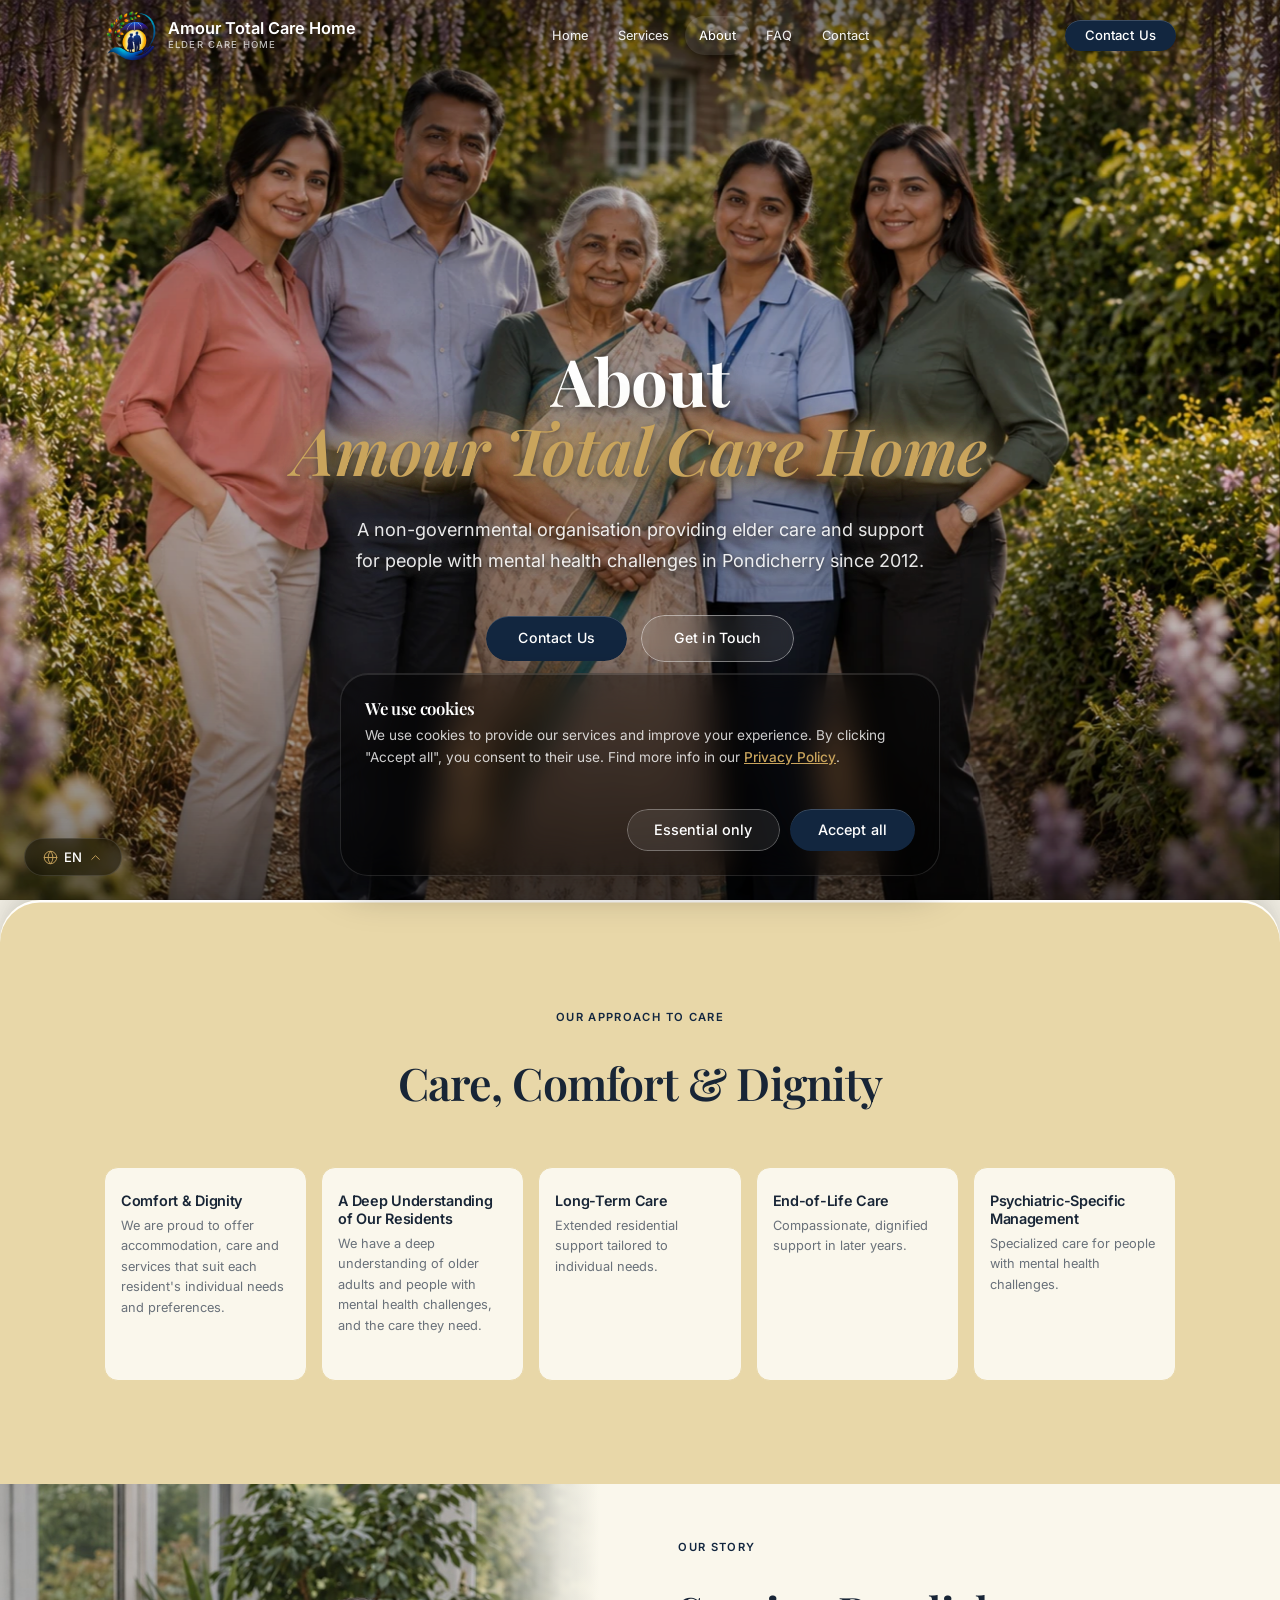
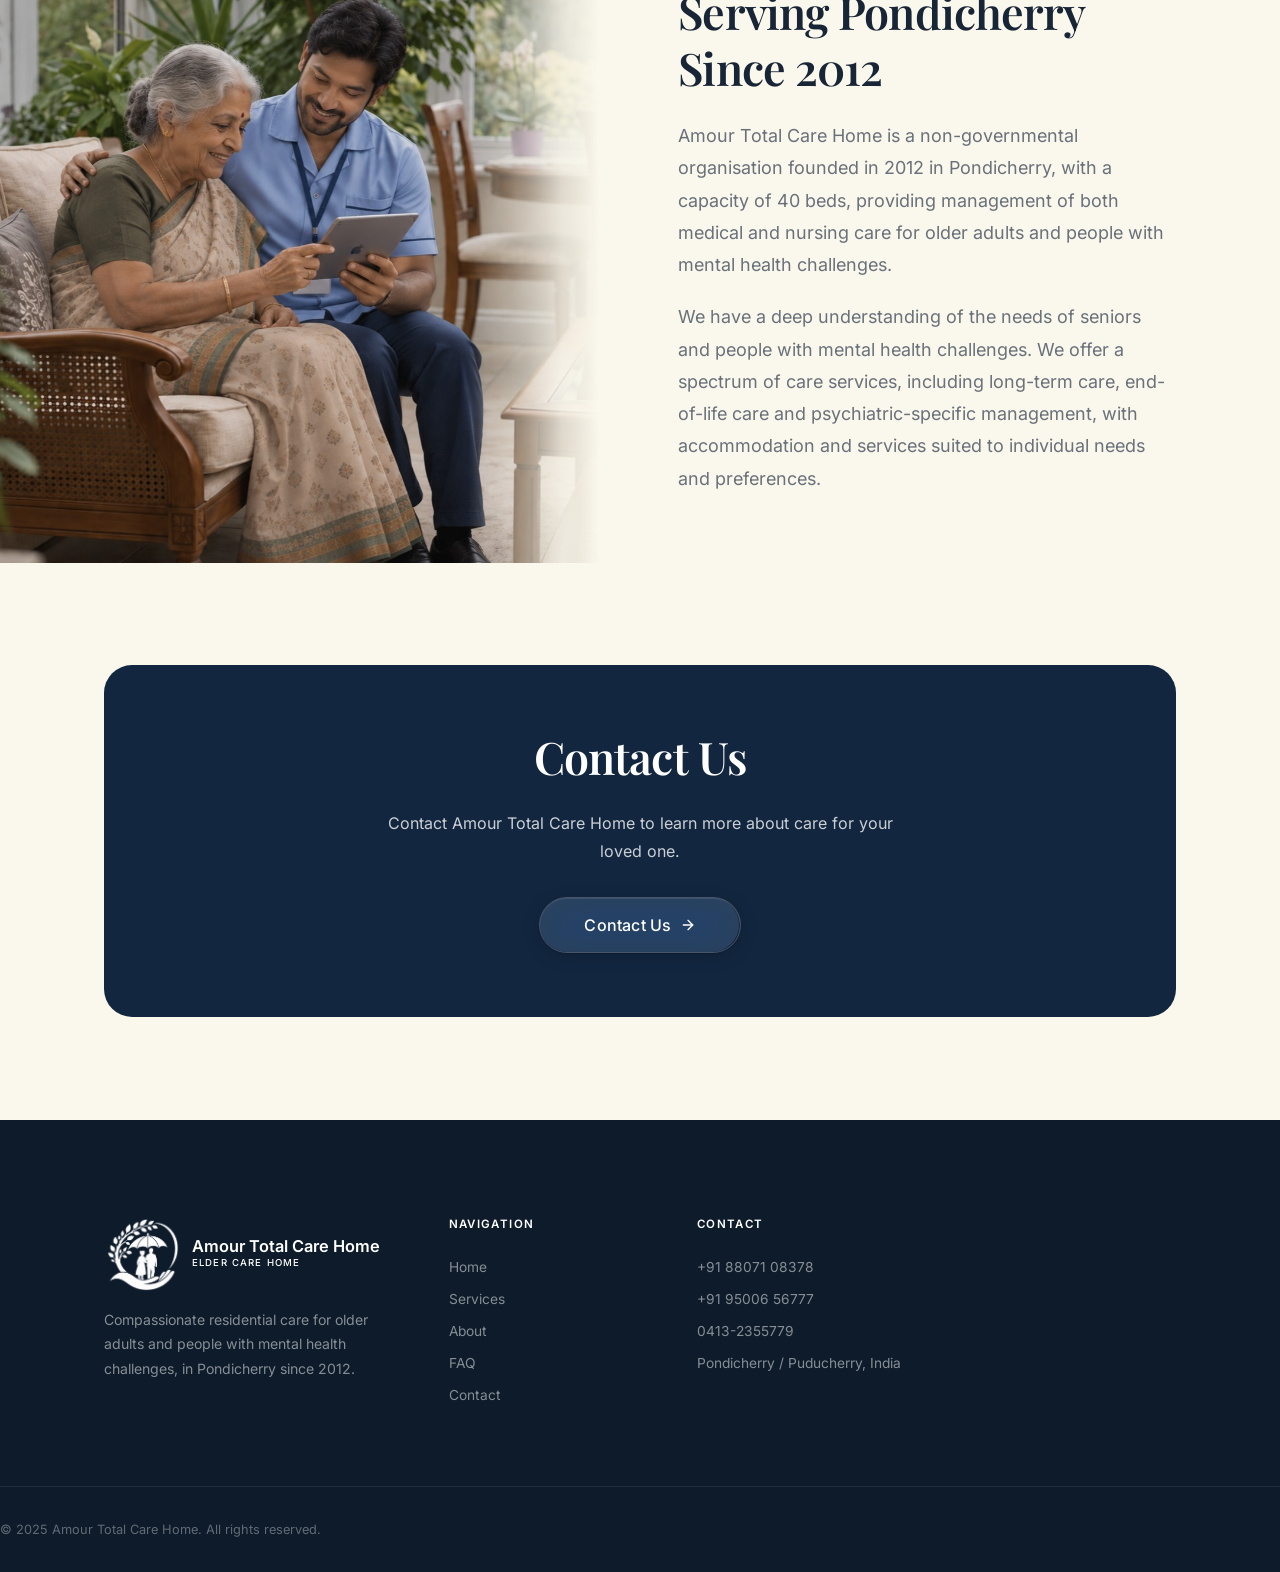
<file: ueber-uns.html>
<!DOCTYPE html>
<html lang="en">
<head>
  <meta charset="UTF-8">
  <meta name="viewport" content="width=device-width, initial-scale=1.0">
  <title>About Us - Amour Total Care Home</title>
  <meta name="description" content="Amour Total Care Home is a non-governmental organisation in Pondicherry providing elder care and support for people with mental health challenges since 2012.">
  <link rel="stylesheet" href="css/style.css?v=1062">
  <link rel="preload" as="image" href="img/hero/mobile/hero3.webp?v=11" media="(max-width: 992px)">
  <link rel="preload" as="image" href="img/hero/desktop/hero3.webp?v=21" media="(min-width: 993px)">
  <link rel="icon" href="img/common/logo-icon.png?v=3">
  <script src="js/vendor/lenis-1.0.42.min.js"></script>
  <!-- OpenGraph Social Metadata -->
  <meta property="og:title" content="About Us - Amour Total Care Home">
  <meta property="og:description" content="Amour Total Care Home is a non-governmental organisation in Pondicherry providing elder care and support for people with mental health challenges since 2012.">
  <meta property="og:image" content="https://ksk-farmos.de/img/common/logo-icon.png">
  <meta property="og:type" content="website">
</head>
<body>

<!-- HEADER -->
<header class="header header-transparent-allowed" id="header">
  <div class="header-inner">
    <a href="index.html" class="logo"><img src="img/common/logo-icon.png?v=3" alt="Amour Total Care Home"><div class="logo-text">Amour Total Care Home<span data-i18n="brand.sub">Elder Care Home</span></div></a>
    <nav class="nav">
      <a class="nav-link" href="index.html" data-i18n="nav.start">Home</a>
      <a class="nav-link" href="leistungen.html" data-i18n="nav.leistungen">Services</a>
      <a class="nav-link active" href="ueber-uns.html" data-i18n="nav.ueber">About</a>
      <a class="nav-link" href="faq.html" data-i18n="nav.faq">FAQ</a>
      <a class="nav-link" href="kontakt.html" data-i18n="nav.kontakt">Contact</a>
    </nav>
    <div class="header-right"><a href="kontakt.html" class="btn btn-primary btn-sm" data-i18n="nav.beratung">Contact Us</a><button class="mobile-toggle" aria-label="Menu"><span></span><span></span><span></span></button></div>
  </div>
</header>
<div class="mobile-menu"><a class="nav-link" href="index.html" data-i18n="nav.start">Home</a><a class="nav-link" href="leistungen.html" data-i18n="nav.leistungen">Services</a><a class="nav-link active" href="ueber-uns.html" data-i18n="nav.ueber">About</a><a class="nav-link" href="faq.html" data-i18n="nav.faq">FAQ</a><a class="nav-link" href="kontakt.html" data-i18n="nav.kontakt">Contact</a></div>

<main>

<!-- SUB-HERO -->
<section class="hero-cutout hero-fs">
  <div class="hero-home-photo-frame ueber-uns-hero-frame">
    <div class="hero-home-photo-inner">
      <picture>
        <source srcset="img/hero/mobile/hero3.webp?v=11" media="(max-width: 992px)">
        <img src="img/hero/desktop/hero3.webp?v=21" alt="About Amour Total Care Home" class="hero-home-photo" loading="eager">
      </picture>
    </div>
    <div class="hero-home-overlay"></div>
  </div>
  <div class="container">
    <div class="hero-inner centered">
      <div class="hero-content">
        <h1 class="hero-title reveal">
          <span class="ht-line-first">
            <span class="ht-line" data-i18n="ub.h1a">About</span>
          </span>
          <em class="ht-line" data-i18n="ub.h1em">Amour Total Care Home</em>
        </h1>
        <p class="hero-subtitle reveal stagger-1" data-i18n="ub.lead">A non-governmental organisation providing elder care and support for people with mental health challenges in Pondicherry since 2012.</p>
        <div class="hero-actions reveal stagger-2">
          <a href="kontakt.html" class="btn btn-primary btn-lg" data-i18n="cta.beratung">Contact Us</a>
          <a href="kontakt.html" class="btn btn-outline btn-lg" data-i18n="cta.kontakt">Get in Touch</a>
        </div>
      </div>
    </div>
  </div>
</section>

<!-- LEITBILD -->
<section class="section section-gray">
  <div class="container">
    <div class="section-header centered reveal">
      <span class="section-tag" data-i18n="ub.lb.tag">Our Approach to Care</span>
      <h2 data-i18n="ub.lb.h2">Care, Comfort & Dignity</h2>
    </div>
    <div class="leitbild-row">
      <div class="leitbild-item">
        <h3 data-i18n="ub.lb1.h3">Comfort & Dignity</h3>
        <p data-i18n="ub.lb1.p">We are proud to offer accommodation, care and services that suit each resident's individual needs and preferences.</p>
      </div>
      <div class="leitbild-item">
        <h3 data-i18n="ub.lb2.h3">A Deep Understanding of Our Residents</h3>
        <p data-i18n="ub.lb2.p">We have a deep understanding of older adults and people with mental health challenges, and the care they need.</p>
      </div>
      <div class="leitbild-item">
        <h3 data-i18n="ub.lb3.h3">Long-Term Care</h3>
        <p data-i18n="ub.lb3.p">Extended residential support tailored to individual needs.</p>
      </div>
      <div class="leitbild-item">
        <h3 data-i18n="ub.lb4.h3">End-of-Life Care</h3>
        <p data-i18n="ub.lb4.p">Compassionate, dignified support in later years.</p>
      </div>
      <div class="leitbild-item">
        <h3 data-i18n="ub.lb5.h3">Psychiatric-Specific Management</h3>
        <p data-i18n="ub.lb5.p">Specialized care for people with mental health challenges.</p>
      </div>
    </div>
  </div>
</section>

<!-- GESCHICHTE -->
<section class="section-edge-photo img-left">
  <div class="edge-photo-frame">
    <div class="edge-photo-inner">
      <picture>
        <source srcset="img/ueber-uns/about-history-office.webp?v=3" media="(max-width: 992px)">
        <img src="img/ueber-uns/about-history-office.jpg?v=3" alt="Amour Total Care Home" loading="lazy">
      </picture>
    </div>
    <div class="edge-photo-overlay"></div>
  </div>
  <div class="container">
    <div class="grid-2">
      <div class="empty-column"></div>
      <div style="align-self: center;">
        <span class="section-tag reveal-right" data-i18n="ub.hist.tag">Our Story</span>
        <h2 class="reveal-right stagger-1" data-i18n="ub.hist.h2">Serving Pondicherry Since 2012</h2>
        <p class="reveal-right stagger-2" data-i18n="ub.hist.p1">Amour Total Care Home is a non-governmental organisation founded in 2012 in Pondicherry, with a capacity of 40 beds, providing management of both medical and nursing care for older adults and people with mental health challenges.</p>
        <p class="reveal-right stagger-3" data-i18n="ub.hist.p2">We have a deep understanding of the needs of seniors and people with mental health challenges. We offer a spectrum of care services, including long-term care, end-of-life care and psychiatric-specific management, with accommodation and services suited to individual needs and preferences.</p>
      </div>
    </div>
  </div>
</section>

<!--
  TEAM / COOPERATIONS / SOCIAL MEDIA sections removed for this phase:
  the previous content named KSK Farmos' real German staff, clinical partner
  network, and KSK's own Instagram/Facebook accounts, none of which apply to
  Amour Total Care Home. Re-add once verified Amour team, partner and social
  media information is available. Do not restore the KSK content above.
-->

<!-- CTA -->
<section class="section">
  <div class="container">
    <div class="cta-card-violet reveal-scale">
      <h2 data-i18n="cta.beratung">Contact Us</h2>
      <p data-i18n="cta.beratung.p">Contact Amour Total Care Home to learn more about care for your loved one.</p>
      <a href="kontakt.html" class="btn btn-glass-dark btn-xl" data-i18n="cta.sprechen">Contact Us <i data-lucide="arrow-right"></i></a>
    </div>
  </div>
</section>

</main>

<footer class="footer"><div class="container"><div class="footer-grid"><div class="footer-brand"><a href="index.html" class="logo"><img src="img/common/logo-icon-white.png" alt="Amour Total Care Home"><div class="logo-text">Amour Total Care Home<span data-i18n="brand.sub">Elder Care Home</span></div></a><p data-i18n="footer.desc">Compassionate residential care for older adults and people with mental health challenges, in Pondicherry since 2012.</p></div><div><h4 data-i18n="footer.nav">Navigation</h4><div class="footer-links"><a href="index.html" data-i18n="nav.start">Home</a><a href="leistungen.html" data-i18n="nav.leistungen">Services</a><a href="ueber-uns.html" data-i18n="nav.ueber">About</a><a href="faq.html" data-i18n="nav.faq">FAQ</a><a href="kontakt.html" data-i18n="nav.kontakt">Contact</a></div></div><div><h4 data-i18n="footer.kontakt">Contact</h4><div class="footer-contact">
          <a href="tel:+918807108378">+91 88071 08378</a>
          <a href="tel:+919500656777">+91 95006 56777</a>
          <a href="tel:04132355779">0413-2355779</a>
          <p>Pondicherry / Puducherry, India</p>
        </div>
      </div></div></div><div class="footer-bottom">
      <span data-i18n="footer.copy">&copy; 2025 Amour Total Care Home. All rights reserved.</span>
    </div></div></footer>
<div class="lang-float">
  <button class="lang-float-btn" id="langFloatBtn"><i data-lucide="globe"></i> EN <i data-lucide="chevron-up"></i></button>
  <div class="lang-float-dropdown" id="langDropdown">
    <a href="#" data-lang="en" class="active">English</a>
    <a href="#" data-lang="ta">தமிழ்</a>
    <a href="#" data-lang="hi">हिन्दी</a>
    <a href="#" data-lang="fr">Français</a>
  </div>
</div>


<script src="js/vendor/lucide-1.39.0.min.js"></script>
<script src="js/main.js?v=5.25"></script>
</body>
</html>
</file>
<file: css/style.css>
/* ============================================================
   AMOUR CARE FOUNDATION — style.css v3.5
   Calibrated spacing · Glass buttons · Scroll animations
   (Amour navy/teal/gold palette)
   ============================================================ */
@import url('fonts.css');

/* ── DESIGN TOKENS ─────────────────────────────────────────── */
:root {
  /* Amour Care Foundation brand palette (source of truth) */
  --primary:#12263F;        /* Primary Navy */
  --primary-dark:#0D1B2A;   /* Dark Navy */
  --secondary:#243B5A;      /* Secondary Navy */
  --teal:#087A9F;           /* Teal accent */
  --teal-dark:#075E78;      /* Dark Teal */
  --purple:#4A456B;         /* Muted purple (decorative only) */
  --gold:#C9A45C;           /* Warm Gold */
  --gold-soft:#E8D7A8;      /* Soft Gold / Cream */
  --cream:#FAF7EC;          /* Soft warm background */
  --warm-white:#FFFDF8;     /* Clean surface */
  --olive:#65784A;
  --brown:#5A4438;
  --accent:#C9A45C;
  --background:#FAF7EC;
  --soft-gold:#E8D7A8;
  --surface:#FFFDF8;

  /* existing token names remapped semantically onto the brand palette */
  --white:#FAF7EC;
  --off-white:#FFFDF8;
  --gray-50:#E8D7A8;
  --gray-100:#E8D7A8;
  --gray-200:#C9A45C;
  --gray-400:#69717A;
  --gray-600:#243B5A;
  --gray-800:#182536;
  --gray-900:#0D1B2A;
  --black:#0D1B2A;
  --violet:#12263F;
  --violet-mid:#087A9F;
  --violet-light:#075E78;
  --violet-pale:#E8D7A8;
  --violet-alpha:rgba(8,122,159,0.10);
  --text-primary:#182536;
  --text-secondary:#69717A;
  --text-muted:#69717A;
  --serif:'Playfair Display',Georgia,serif;
  --sans:'Inter',system-ui,-apple-system,sans-serif;
  --shadow-xs:0 1px 3px rgba(0,0,0,0.05);
  --shadow-sm:0 2px 8px rgba(0,0,0,0.06),0 1px 3px rgba(0,0,0,0.04);
  --shadow-md:0 8px 24px rgba(0,0,0,0.08),0 2px 8px rgba(0,0,0,0.04);
  --shadow-lg:0 24px 56px rgba(0,0,0,0.10),0 8px 20px rgba(0,0,0,0.05);
  --shadow-violet:0 8px 32px rgba(18,38,63,0.25);
  --r-sm:8px;--r-md:14px;--r-lg:20px;--r-xl:28px;--r-2xl:40px;--r-full:9999px;

  /* 8px spacing grid */
  --sp-1:8px;--sp-2:16px;--sp-3:24px;--sp-4:32px;
  --sp-5:40px;--sp-6:48px;--sp-7:56px;--sp-8:64px;
  --sp-10:80px;--sp-12:96px;--sp-16:128px;

  --header-h:72px;
  --max-w:1200px;
  --pad-x:clamp(20px,5vw,64px);
  --section-gap:clamp(64px,8vw,112px);

  --ease:cubic-bezier(0.25,0.46,0.45,0.94);
  --ease-out:cubic-bezier(0.16,1,0.3,1);
  --ease-expo:cubic-bezier(0.22,1,0.36,1);
  --ease-spring:cubic-bezier(0.34,1.56,0.64,1);
  --t-fast:160ms;--t-base:280ms;--t-slow:520ms;--t-reveal:800ms;
}

/* ── RESET ─────────────────────────────────────────────────── */
*,*::before,*::after{box-sizing:border-box;margin:0;padding:0;-webkit-tap-highlight-color:transparent}
html{scroll-behavior:smooth;-webkit-text-size-adjust:100%;overflow-x:clip}
body{font-family:var(--sans);font-size:16px;line-height:1.65;color:var(--text-primary);background:var(--white);-webkit-font-smoothing:antialiased;overflow-x:clip}
img{display:block;max-width:100%;height:auto}
picture{display:block;width:100%;height:100%}
picture img{width:100%;height:100%;object-fit:cover}
a{color:inherit;text-decoration:none}
ul,ol{list-style:none}
button{font-family:var(--sans)}

/* ── TYPOGRAPHY ─────────────────────────────────────────────── */
h1,h2,h3,h4{font-family:var(--serif);font-weight:600;line-height:1.25;letter-spacing:-0.02em;color:var(--text-primary);margin-bottom:1.5rem;overflow-wrap:break-word;word-break:break-word}
h1{font-size:clamp(3.2rem, 6vw, 5.2rem);line-height:1.12}
h2{font-size:clamp(2rem,3.5vw,3.1rem)}
.beratung-title{font-size:clamp(2rem,3.5vw,3.1rem)}
h3{font-size:clamp(1.25rem,2vw,1.6rem)}
h4{font-size:1.05rem;font-family:var(--sans);font-weight:600;letter-spacing:-0.01em;line-height:1.4;margin-bottom:1rem}
p{color:var(--text-secondary);line-height:1.75;margin-bottom:1.25rem}
.lead{font-size:1.15rem;color:var(--text-secondary);font-weight:400;line-height:1.8;max-width:650px;margin-bottom:2rem}
.text-sm{font-size:0.875rem}.text-xs{font-size:0.78rem}.text-muted{color:var(--text-muted)}.text-center{text-align:center}.text-white{color:white}
.section-tag{display:inline-block;font-family:var(--sans);font-size:0.70rem;font-weight:600;letter-spacing:0.12em;text-transform:uppercase;color:var(--violet);margin-bottom:1.75rem}
.service-group-label {
  font-family: var(--sans);
  font-size: 0.65rem;
  font-weight: 700;
  letter-spacing: 0.12em;
  text-transform: uppercase;
  color: var(--violet);
  margin-top: 2.5rem;
  margin-bottom: 1.25rem;
}

/* ── LAYOUT ─────────────────────────────────────────────────── */
.container{width:100%;max-width:var(--max-w);margin:0 auto;padding:0 var(--pad-x)}
.section{padding:var(--section-gap) 0}
.section-gray{background:var(--gray-50)}
.section-white{background:#ffffff}
.section-dark{background:var(--gray-900);color:white}
.section-dark h2,.section-dark h3,.section-dark h4{color:white}
.section-dark p{color:rgba(255,255,255,0.65)}
.section-violet{background:var(--violet);color:white}
.section-violet h2,.section-violet h3{color:white}
.section-violet p{color:rgba(255,255,255,0.82)}
.section-header{max-width:640px;margin-bottom:clamp(32px,5vw,56px)}
.section-header.centered{margin-left:auto;margin-right:auto;text-align:center}
.section-header h2{margin-bottom:var(--sp-4)}
.section-header p{font-size:1.05rem;max-width:540px;margin-top:var(--sp-2)}
.section-header.centered p{margin-left:auto;margin-right:auto}

/* ── GRIDS ──────────────────────────────────────────────────── */
.grid-2{display:grid;grid-template-columns:1fr 1fr;gap:clamp(40px,6vw,88px);align-items:center}
.grid-3{display:grid;grid-template-columns:repeat(3,1fr);gap:clamp(16px,2.5vw,28px)}
.flex-grid-3{display:flex;flex-wrap:wrap;justify-content:center;gap:clamp(16px,2.5vw,28px)}
.flex-grid-3 > *{flex:0 1 calc(33.333% - 20px);min-width:300px;max-width:380px}
.grid-4{display:grid;grid-template-columns:repeat(4,1fr);gap:clamp(14px,2vw,20px)}
.flex-center{display:flex;align-items:center;justify-content:center}
.hero-actions{display:flex;gap:12px;flex-wrap:wrap;align-items:center}
.mb-sm{margin-bottom:var(--sp-2)}.mb-md{margin-bottom:var(--sp-4)}.mb-lg{margin-bottom:var(--sp-6)}

/* ── STICKY MEDIA LAYOUT UTILS ────────────────────────────────── */
@media (min-width: 992px) {
  .media-left {
    align-items: start;
    display: grid;
    grid-template-columns: 1fr 1fr;
    gap: 40px;
  }
  .media-left > :first-child {
    order: 2;
  }
  .media-left > :last-child {
    order: 1;
  }
  .sticky-media > :last-child {
    position: sticky;
    top: 100px;
  }
}

/* ── PHOTO PLACEHOLDERS ─────────────────────────────────────── */
.photo-placeholder{width:100%;min-height:300px;background:var(--gray-50);border:1.5px dashed var(--gray-200);border-radius:var(--r-lg);display:flex;align-items:center;justify-content:center;text-align:center;padding:var(--sp-4);color:var(--text-muted);font-size:0.85rem;line-height:1.5;object-fit:cover}
.photo-placeholder.ph-tall{min-height:480px}.photo-placeholder.ph-short{min-height:220px}.photo-placeholder.ph-square{min-height:0;aspect-ratio:1/1}
.ph-4-5{aspect-ratio:4/5;min-height:0}.ph-4-3{aspect-ratio:4/3;min-height:0}.ph-1-1{aspect-ratio:1/1;min-height:0}

/* ── CARDS ───────────────────────────────────────────────────── */
.card{background:var(--white);border:1px solid var(--gray-100);border-radius:var(--r-lg);padding:var(--sp-5) var(--sp-4);transition:transform 0.35s ease,box-shadow 0.35s ease,border-color 0.35s ease}
.card:hover{transform:translateY(-6px);box-shadow:0 16px 40px rgba(0,0,0,0.08);border-color:transparent;transition:transform 0.35s ease,box-shadow 0.35s ease,border-color 0.35s ease}
.card-icon{width:48px;height:48px;background:var(--violet-pale);border-radius:var(--r-md);display:flex;align-items:center;justify-content:center;margin-bottom:var(--sp-3);color:var(--violet);flex-shrink:0;transition:transform 0.35s ease, background 0.3s ease}
.card:hover .card-icon{transform:translateY(-2px);background:var(--violet);color:var(--white)}
.card-icon svg{width:22px;height:22px;stroke-width:1.5}
.card h3{font-size:1.15rem;margin-bottom:var(--sp-1);line-height:1.25}
.card p{font-size:0.9rem;line-height:1.72;color:var(--text-muted)}
.card-centered{text-align:center;display:flex;flex-direction:column;align-items:center}
.card-graphic{margin-bottom:var(--sp-3);color:var(--violet);transition:transform 0.35s ease;display:inline-flex}
.card-graphic svg{width:24px;height:24px;stroke-width:1.5}
.card:hover .card-graphic{transform:translateY(-2px)}
.card-img{padding:0;overflow:hidden;border-radius:var(--r-2xl);background:var(--white);box-shadow:var(--shadow-md);transition:transform 0.35s ease,box-shadow 0.35s ease,border-color 0.35s ease}
.card-img:hover{transform:translateY(-6px);box-shadow:0 16px 40px rgba(0,0,0,0.08);border-color:transparent;transition:transform 0.35s ease,box-shadow 0.35s ease,border-color 0.35s ease}
.card-img .card-photo{position:relative;width:100%;aspect-ratio:4/3;overflow:hidden;background:var(--gray-100)}
.card-img .card-photo img{width:100%;height:100%;object-fit:cover}
.card-img .card-photo::after{content:"";position:absolute;inset:0;background:rgba(0,0,0,0.1);pointer-events:none}
.card-img .card-body{padding:var(--sp-4) var(--sp-4) var(--sp-5)}
.card-img .card-body h3{margin-bottom:var(--sp-1)}
.card-img .card-body p{margin-bottom:var(--sp-3)}

/* ── BUTTONS ─────────────────────────────────────────────────── */
.btn{
  display:inline-flex;align-items:center;justify-content:center;gap:8px;
  font-family:var(--sans);font-size:0.9rem;font-weight:500;letter-spacing:0.01em;
  border:none;cursor:pointer;text-decoration:none;border-radius:var(--r-full);
  padding:14px 28px;line-height:1;white-space:nowrap;
  transition:transform 0.35s ease,box-shadow 0.35s ease,background 0.35s ease,border-color 0.35s ease,color 0.35s ease;
  position:relative;overflow:hidden;
  -webkit-mask-image: -webkit-radial-gradient(white, black);
}
.btn:hover{transition:transform 0.35s ease,box-shadow 0.35s ease,background 0.35s ease,border-color 0.35s ease,color 0.35s ease}
/* shimmer sweep */
.btn::after{content:'';position:absolute;inset:0;background:linear-gradient(105deg,transparent 35%,rgba(255,255,255,0.22) 50%,transparent 65%);transform:translateX(-100%);pointer-events:none;transition:transform 0.55s ease}
.btn:hover::after{transform:translateX(100%)}

.btn svg{width:16px;height:16px;stroke-width:2;flex-shrink:0;transition:transform 0.35s ease}
.btn:hover svg{transform:translateX(3px)}



/* Primary — solid violet */
.btn-primary{background:var(--violet);color:white;box-shadow:0 1px 2px rgba(18, 38, 63,0.25),0 4px 14px rgba(18, 38, 63,0.28),inset 0 1px 0 rgba(255,255,255,0.18)}
.btn-primary:hover{transform:translateY(-2px);background:var(--violet-mid);box-shadow:0 8px 24px rgba(18, 38, 63,0.28),inset 0 1px 0 rgba(255,255,255,0.2)}

/* Outline */
.btn-outline{background:transparent;color:var(--text-primary);border:1.5px solid var(--gray-200);box-shadow:none;padding:12.5px 26px;transition:transform 0.35s ease,border-color 0.35s ease,color 0.35s ease,background 0.35s ease}
.btn-outline:hover{border-color:var(--violet);color:var(--violet);background:var(--violet-alpha);box-shadow:var(--shadow-sm);transform:translateY(-2px)}

/* Glass — frosted on light bg */
.btn-glass{
  background:transparent !important;
  color:var(--text-primary);
  border:1px solid rgba(255,255,255,0.95);
  box-shadow:0 1px 2px rgba(0,0,0,0.06),0 4px 14px rgba(0,0,0,0.06),inset 0 1px 0 rgba(255,255,255,1),inset 0 -1px 0 rgba(0,0,0,0.03);
  -webkit-backface-visibility: hidden;
  backface-visibility: hidden;
  transform: translate3d(0, 0, 0);
  -webkit-transform: translate3d(0, 0, 0);
  -webkit-mask-image: none !important;
  mask-image: none !important;
  overflow: visible !important;
}
.btn-glass::after{
  display: none !important;
}
.btn-glass::before{
  content:'';
  position:absolute;
  inset:0;
  border-radius:inherit;
  background:rgba(255,255,255,0.62);
  backdrop-filter:blur(20px) saturate(180%);
  -webkit-backdrop-filter:blur(20px) saturate(180%);
  z-index:-1;
  transition:background 0.35s ease;
  will-change:transform,opacity;
  transform: translate3d(0, 0, 0);
  -webkit-transform: translate3d(0, 0, 0);
}
.btn-glass:hover{
  transform: translate3d(0, -2px, 0);
  -webkit-transform: translate3d(0, -2px, 0);
  box-shadow:0 6px 20px rgba(0,0,0,0.08),inset 0 1px 0 rgba(255,255,255,1);
}
.btn-glass:hover::before{
  background:rgba(255,255,255,0.88);
}

/* Glass Dark — frosted on violet/dark bg */
.btn-glass-dark{
  background:transparent !important;
  color:white;
  border:1px solid rgba(255,255,255,0.22);
  box-shadow:0 1px 2px rgba(0,0,0,0.18),0 4px 18px rgba(0,0,0,0.14),inset 0 1px 0 rgba(255,255,255,0.18),inset 0 -1px 0 rgba(0,0,0,0.08);
  -webkit-backface-visibility: hidden;
  backface-visibility: hidden;
  transform: translate3d(0, 0, 0);
  -webkit-transform: translate3d(0, 0, 0);
  -webkit-mask-image: none !important;
  mask-image: none !important;
  overflow: visible !important;
}
.btn-glass-dark::after{
  display: none !important;
}
.btn-glass-dark::before{
  content:'';
  position:absolute;
  inset:0;
  border-radius:inherit;
  background:rgba(255,255,255,0.12);
  backdrop-filter:blur(20px) saturate(180%);
  -webkit-backdrop-filter:blur(20px) saturate(180%);
  z-index:-1;
  transition:background 0.35s ease,border-color 0.35s ease;
  will-change:transform,opacity;
  transform: translate3d(0, 0, 0);
  -webkit-transform: translate3d(0, 0, 0);
}
.btn-glass-dark:hover{
  transform: translate3d(0, -2px, 0);
  -webkit-transform: translate3d(0, -2px, 0);
  border-color:rgba(255,255,255,0.38);
  box-shadow:0 6px 20px rgba(0,0,0,0.2),inset 0 1px 0 rgba(255,255,255,0.22);
}
.btn-glass-dark:hover::before{
  background:rgba(255,255,255,0.20);
}

/* Sizes */
.btn-sm{padding:9px 20px;font-size:0.82rem}.btn-sm.btn-outline{padding:7.5px 18px}
.btn-lg{padding:17px 36px;font-size:0.96rem}.btn-xl{padding:19px 44px;font-size:1rem;letter-spacing:0.015em}

/* ── HEADER ──────────────────────────────────────────────────── */
.header{position:fixed;top:0;left:0;right:0;height:var(--header-h);z-index:100;background:transparent;border-bottom:1px solid transparent}
.header.scrolled{background:rgba(255,255,255,0.90);backdrop-filter:blur(24px) saturate(200%);-webkit-backdrop-filter:blur(24px) saturate(200%);border-bottom:1px solid rgba(0,0,0,0.06);box-shadow:0 1px 28px rgba(0,0,0,0.05)}
.header-inner{position:relative;display:flex;align-items:center;justify-content:space-between;height:100%;gap:clamp(16px,3vw,40px);padding:0 var(--pad-x);max-width:var(--max-w);margin:0 auto}
.logo{display:flex;align-items:center;gap:12px;flex-shrink:0}
.logo img{height:52px;width:auto}
.logo-text{font-family:var(--sans);font-weight:700;font-size:1.02rem;color:var(--text-primary);line-height:1.1}
.logo-text span{display:block;font-size:0.60rem;font-weight:500;text-transform:uppercase;letter-spacing:0.12em;color:var(--text-muted);margin-top:2px}
.nav{display:flex;align-items:center;gap:2px;margin-left:auto;margin-right:auto}
.nav-link{display:inline-flex;align-items:center;gap:4px;padding:9px clamp(8px,1.1vw,16px);font-size:clamp(0.78rem,1vw,0.9rem);font-weight:450;color:var(--text-primary);border-radius:var(--r-full);white-space:nowrap}
.nav-link:hover{color:var(--violet);background:rgba(18, 38, 63,0.06)}
.nav-link.active{color:var(--violet)}
.chevron{font-size:0.68em;opacity:0.55}
.nav-mega{position:relative}
.mega-panel{position:absolute;top:calc(100% + 8px);left:50%;transform:translateX(-50%) translateY(10px);min-width:300px;background:rgba(0,0,0,0.45) !important;backdrop-filter:blur(16px) saturate(130%) !important;-webkit-backdrop-filter:blur(16px) saturate(130%) !important;border:1.5px solid rgba(255,255,255,0.12) !important;border-radius:var(--r-lg);box-shadow:0 12px 40px rgba(0, 0, 0, 0.35), inset 0 1px 0 rgba(255, 255, 255, 0.12) !important;padding:6px;opacity:0;visibility:hidden;pointer-events:none;transition:opacity 0.4s cubic-bezier(0.16, 1, 0.3, 1), transform 0.4s cubic-bezier(0.16, 1, 0.3, 1), visibility 0.4s cubic-bezier(0.16, 1, 0.3, 1);will-change:transform,opacity}
.nav-mega:hover .mega-panel,.nav-mega.open .mega-panel{opacity:1;visibility:visible;pointer-events:auto;transform:translateX(-50%) translateY(0)}
.nav-mega .chevron{transition:transform 0.4s cubic-bezier(0.34, 1.56, 0.64, 1)}
.nav-mega:hover .chevron{transform:rotate(180deg)}
.mega-item{display:block;padding:13px 16px;border-radius:var(--r-md);transition:background 0.3s ease}
.mega-item:hover{background:rgba(255,255,255,0.1) !important}
.mega-item strong{display:block;font-size:0.9rem;font-weight:600;color:#ffffff !important;margin-bottom:2px}
.mega-item span{font-size:0.78rem;color:rgba(255,255,255,0.65) !important}
.header-right{display:flex;align-items:center;gap:10px;flex-shrink:0}
.lang-selector{position:relative}
.lang-btn{display:inline-flex;align-items:center;gap:6px;padding:8px 12px;font-size:0.82rem;font-weight:500;color:var(--text-primary);border-radius:var(--r-full);cursor:pointer;background:transparent;border:none;font-family:var(--sans);transition:background 0.3s ease}
.lang-btn:hover{background:rgba(18, 38, 63,0.06)}
.lang-btn svg{width:14px;height:14px;transition:transform 0.4s cubic-bezier(0.34, 1.56, 0.64, 1)}
.lang-dropdown{position:absolute;top:calc(100% + 8px);right:0;background:rgba(0,0,0,0.45) !important;backdrop-filter:blur(16px) saturate(130%) !important;-webkit-backdrop-filter:blur(16px) saturate(130%) !important;border:1.5px solid rgba(255, 255, 255, 0.12) !important;border-radius:var(--r-md);box-shadow:0 12px 40px rgba(0, 0, 0, 0.35), inset 0 1px 0 rgba(255, 255, 255, 0.12) !important;padding:6px;min-width:130px;display:flex;flex-direction:column;gap:2px;z-index:200;opacity:0;visibility:hidden;pointer-events:none;transform:translateY(-8px);transition:opacity 0.25s ease,transform 0.25s ease}
.lang-selector.open .lang-dropdown{opacity:1;visibility:visible;pointer-events:auto;transform:translateY(0)}
.lang-dropdown a{display:block;padding:8px 12px;border-radius:var(--r-sm);font-size:0.82rem;color:rgba(255, 255, 255, 0.85) !important;transition:all 0.3s ease}
.lang-dropdown a:hover,.lang-dropdown a.active{background:rgba(255,255,255,0.1) !important;color:#C9A45C !important}
.mobile-toggle{display:none;flex-direction:column;gap:5px;width:36px;height:36px;cursor:pointer;align-items:center;justify-content:center;background:none;border:none}
.mobile-toggle span{width:22px;height:1.5px;background:var(--text-primary);border-radius:2px;transition:transform var(--t-base) var(--ease-out),opacity var(--t-base) var(--ease-out);transform-origin:center}
.mobile-toggle.open span:nth-child(1){transform:translateY(6.5px) rotate(45deg)}
.mobile-toggle.open span:nth-child(2){opacity:0;transform:scaleX(0)}
.mobile-toggle.open span:nth-child(3){transform:translateY(-6.5px) rotate(-45deg)}
.mobile-menu{position:fixed;inset:0;background:rgba(0,0,0,0.65) !important;backdrop-filter:blur(16px) saturate(130%) !important;-webkit-backdrop-filter:blur(16px) saturate(130%) !important;z-index:99;padding:calc(var(--header-h) + 60px) var(--pad-x) 40px;display:flex;flex-direction:column;align-items:center;justify-content:center;gap:8px;opacity:0;visibility:hidden;transition:opacity 0.35s ease,visibility 0.35s ease}
.mobile-menu.open{opacity:1;visibility:visible}
.mobile-menu .nav-link{font-size:1.8rem;padding:14px 20px;font-family:var(--serif);font-weight:500;color:rgba(255,255,255,0.9);transition:color 0.3s ease, transform 0.4s cubic-bezier(0.34, 1.56, 0.64, 1)}
.mobile-menu .nav-link:hover,
.mobile-menu .nav-link.active{color:var(--violet-light);background:transparent}
.mobile-menu .btn{margin-top:20px;align-self:center}
.mobile-lang{margin-top:auto;padding-top:28px;border-top:1px solid var(--gray-100);display:grid;grid-template-columns:repeat(5,1fr);gap:6px}
.mobile-lang a{text-align:center;padding:9px;font-size:0.78rem;border-radius:var(--r-sm);background:var(--gray-50);color:var(--text-secondary)}
.mobile-lang a:hover{background:var(--violet-pale);color:var(--violet)}

/* ── HEADER OPEN MOBILE STYLES ───────────────────────────────── */
.header.menu-open,
.header.scrolled.menu-open,
.header.header-transparent-allowed.menu-open,
.header.header-transparent-allowed.scrolled.menu-open {
  background: transparent !important;
  backdrop-filter: none !important;
  -webkit-backdrop-filter: none !important;
  border-bottom: 1px solid transparent !important;
  box-shadow: none !important;
  transition: none !important;
}
.header.menu-open .logo-text,
.header.scrolled.menu-open .logo-text,
.header.header-transparent-allowed.menu-open .logo-text,
.header.header-transparent-allowed.scrolled.menu-open .logo-text {
  color: white !important;
}
.header.menu-open .logo-text span,
.header.scrolled.menu-open .logo-text span,
.header.header-transparent-allowed.menu-open .logo-text span,
.header.header-transparent-allowed.scrolled.menu-open .logo-text span {
  color: rgba(255, 255, 255, 0.6) !important;
}
.header.menu-open .logo img,
.header.scrolled.menu-open .logo img,
.header.header-transparent-allowed.menu-open .logo img,
.header.header-transparent-allowed.scrolled.menu-open .logo img {
  filter: invert(1) grayscale(1) brightness(10) !important;
  mix-blend-mode: screen !important;
}
.header.menu-open .mobile-toggle span,
.header.scrolled.menu-open .mobile-toggle span,
.header.header-transparent-allowed.menu-open .mobile-toggle span,
.header.header-transparent-allowed.scrolled.menu-open .mobile-toggle span {
  background: white !important;
}

/* Hide chat widget when mobile menu is open */
.mobile-menu.open ~ #amour-chat,
.header.menu-open ~ #amour-chat {
  display: none !important;
}


/* ── HERO ─────────────────────────────────────────────────────── */
.hero{position:relative;min-height:100svh;display:flex;align-items:center;padding-top:var(--header-h);background:var(--white);overflow:hidden}
.hero-bg{position:absolute;inset:0;z-index:0;pointer-events:none;overflow:hidden}
.hero-bg::before{content:'';position:absolute;width:800px;height:800px;top:-280px;right:-220px;background:radial-gradient(circle,rgba(18, 38, 63,0.08) 0%,transparent 68%);border-radius:50%;filter:blur(48px)}
.hero-bg::after{content:'';position:absolute;width:560px;height:560px;bottom:-180px;left:-120px;background:radial-gradient(circle,rgba(201, 164, 92,0.07) 0%,transparent 68%);border-radius:50%;filter:blur(48px)}
.hero-inner{position:relative;z-index:1;width:100%;display:grid;grid-template-columns:1.1fr 0.9fr;gap:clamp(40px,5vw,80px);align-items:center;padding:clamp(56px,8vh,112px) 0}
@media (max-width: 992px) {
  .hero-inner.centered{grid-template-columns:1fr;text-align:center;justify-items:center;padding:clamp(64px,10vh,112px) 0}
  .hero-inner.centered .hero-content{max-width:720px}
  .hero-inner.centered .hero-subtitle{max-width:580px;margin-left:auto;margin-right:auto}
  .hero-inner.centered .hero-actions{justify-content:center}
}
.hero-overline{display:inline-flex;align-items:center;gap:10px;padding:7px 18px 7px 12px;background:var(--violet-pale);border-radius:var(--r-full);font-size:0.76rem;font-weight:500;color:var(--violet);margin-bottom:var(--sp-4);letter-spacing:0.025em}
.hero-overline::before{content:'';width:6px;height:6px;background:var(--violet);border-radius:50%;box-shadow:0 0 0 4px rgba(18, 38, 63,0.15);flex-shrink:0}
.hero-title{margin-bottom:var(--sp-3)}
.hero-title em{font-style:italic;color:var(--violet);font-weight:500}
.hero-subtitle{font-size:1.1rem;color:var(--text-secondary);line-height:1.8;margin-bottom:var(--sp-5);max-width:420px}
body, h1, h2, h3, h4, h5, h6, p, li, a, span, em, cite, .hero-title, .hero-subtitle, .hero-content h1, .hero-content p {
  word-break: normal !important;
  overflow-wrap: break-word !important;
  hyphens: none !important;
  -webkit-hyphens: none !important;
}
.hero-visual{position:relative}
.hero-photo{aspect-ratio:4/5;border-radius:var(--r-xl);overflow:hidden}
.hero-photo img,.hero-photo .photo-placeholder{width:100%;height:100%;object-fit:cover;border-radius:var(--r-xl);min-height:0}
.hero-visual:hover .hero-photo img{transform:scale(1.03)}
.hero-badge{position:absolute;bottom:clamp(20px,3vw,32px);left:clamp(-12px,-2vw,-20px);background:rgba(0, 0, 0, 0.45) !important;backdrop-filter:blur(16px) saturate(130%) !important;-webkit-backdrop-filter:blur(16px) saturate(130%) !important;border:1.5px solid rgba(255, 255, 255, 0.12) !important;border-radius:var(--r-md);padding:14px 20px;box-shadow:0 12px 40px rgba(0, 0, 0, 0.35), inset 0 1px 0 rgba(255, 255, 255, 0.12) !important;display:flex;align-items:center;gap:14px;-webkit-backface-visibility: hidden;backface-visibility: hidden;transform: translate3d(0, 0, 0);-webkit-transform: translate3d(0, 0, 0);}
.hero-badge-icon{width:38px;height:38px;background:rgba(201, 164, 92, 0.15) !important;color:#C9A45C !important;border-radius:var(--r-sm);display:flex;align-items:center;justify-content:center;flex-shrink:0}
.hero-badge-icon svg{width:18px;height:18px;stroke-width:1.5}
.hero-badge-text strong{display:block;font-size:0.88rem;font-weight:600;color:#ffffff !important;margin-bottom:1px}
.hero-badge-text span{font-size:0.74rem;color:rgba(255,255,255,0.65) !important}

/* ── HERO CUTOUT VARIANT (BeautyGlanz Style) ────────────────── */
.hero-cutout{position:relative;min-height:100svh;display:flex;align-items:center;padding-top:var(--header-h);background:var(--off-white);overflow:hidden}
.hero-cutout .hero-inner{display:flex;flex-direction:column;justify-content:center;align-items:flex-start;padding:clamp(56px,8vh,112px) 0;position:relative;z-index:2;min-height:calc(100vh - var(--header-h))}
.hero-cutout .hero-content {
  max-width: 650px;
  position: relative;
  z-index: 3;
}
@media (min-width: 993px) {
  .hero-cutout .hero-content {
    margin-left: -120px;
  }
  html[dir="rtl"] .hero-cutout .hero-content {
    margin-left: 0;
    margin-right: -120px;
  }
}
@media (max-width: 992px) {
  .hero-cutout .hero-inner.centered {
    align-items: center;
    text-align: center;
  }
  .hero-cutout .hero-inner.centered .hero-content {
    margin-left: auto;
    margin-right: auto;
  }
  .hero-cutout .hero-inner.centered .hero-subtitle {
    margin-left: auto;
    margin-right: auto;
  }
  .hero-cutout .hero-inner.centered .hero-actions {
    justify-content: center;
  }
}
.hero-cutout .hero-title{font-size:clamp(4.2rem, 9vw, 6.2rem);line-height:1.05;margin-bottom:var(--sp-4);font-family:var(--serif);color:var(--text-primary);letter-spacing:-0.03em}
.hero-cutout .hero-title em{font-style:italic;color:var(--violet);font-weight:500}
.hero-cutout .hero-subtitle{font-size:1.05rem;color:var(--text-secondary);line-height:1.8;margin-bottom:var(--sp-5);max-width:550px}
.hero-cutout .hero-actions{display:flex;gap:12px;flex-wrap:wrap;align-items:center}

.hero-cutout .hero-photo-abs{position:absolute;z-index:1;pointer-events:none}
.hero-cutout .hero-photo-abs img{width:100%;height:auto;display:block;object-fit:contain;object-position:bottom right}

/* Hero 1 (Index) - smaller */
.hero-photo-1{right:0;bottom:0;width:45vw;max-width:600px}
/* Hero 2 (Leistungen) - mirrored and much smaller */
.hero-photo-2{right:5%;bottom:0;width:35vw;max-width:500px;transform:scaleX(-1)}
/* Hero 3 (Ueber Uns) - larger on desktop */
.hero-photo-3{right:0;bottom:0;width:60vw;max-width:850px}

@media (max-width: 992px) {
  /* ── SCROLL-OVER HERO EFFECT ──────────────────────────────── */
  /* Hero stays fixed while content scrolls over it */
  .hero-cutout {
    position: sticky !important;
    top: 0 !important;
    z-index: 1 !important;
    min-height: 100svh !important;
    display: flex !important;
    flex-direction: column !important;
    justify-content: flex-end !important;
    align-items: stretch !important;
    overflow: hidden !important;
    background: transparent !important; /* Safari fix: don't put background on sticky element */
    padding-top: 0 !important;
    padding-bottom: 0 !important;
  }
  /* Pseudo-element for black background to prevent Safari safe-area bleed */
  .hero-cutout::before {
    content: '';
    position: absolute;
    top: 0;
    left: 0;
    right: 0;
    bottom: 0;
    background: #000;
    z-index: -1;
    pointer-events: none;
  }
  /* All sections after hero scroll over it */
  .hero-cutout ~ section,
  .hero-cutout ~ .section-edge-photo {
    position: relative !important;
    z-index: 2 !important;
  }
  /* Footer is outside <main>, needs explicit z-index */
  .footer {
    position: relative;
    z-index: 2;
  }
  /* Ensure all content sections have opaque backgrounds */
  .hero-cutout ~ .section { background-color: var(--white); }
  .hero-cutout ~ .section-gray { background-color: var(--gray-50) !important; }
  .hero-cutout ~ .section-white { background-color: #ffffff !important; }
  .hero-cutout ~ .section-dark { background-color: var(--gray-900) !important; }
  .hero-cutout ~ .section-violet { background-color: var(--violet) !important; }
  .hero-cutout ~ .section-compact { background-color: var(--gray-50); }
  .hero-cutout ~ .section-edge-photo { background-color: rgb(var(--bg-rgb, 250, 247, 236)) !important; }
  /* Depth shadow on first content section */
  .hero-cutout + section,
  .hero-cutout + .section-edge-photo {
    border-top-left-radius: var(--r-2xl) !important;
    border-top-right-radius: var(--r-2xl) !important;
    box-shadow: 
      0 -4px 12px rgba(0, 0, 0, 0.03), 
      0 -14px 32px rgba(0, 0, 0, 0.08), 
      0 -28px 68px rgba(0, 0, 0, 0.12), 
      inset 0 2.5px 0 rgba(255, 255, 255, 0.95) !important;
  }
  .hero-cutout .container {
    padding: 0 !important;
    width: 100% !important;
    max-width: 100% !important;
  }
  .hero-cutout .hero-inner {
    display: block !important;
    min-height: 100svh !important;
    width: 100% !important;
    position: relative !important;
    z-index: 3 !important;
    padding: 0 !important;
  }
  .hero-cutout .hero-content {
    position: static !important;
    display: block !important;
    width: 100% !important;
    max-width: none !important;
    margin: 0 !important;
    padding: 0 !important;
    color: #ffffff !important;
  }
  .hero-cutout .hero-title {
    position: absolute !important;
    top: 50% !important;
    left: 16px !important;
    right: 16px !important;
    transform: translateY(-50%) !important;
    height: 120px !important;
    margin: 0 !important;
    display: flex !important;
    flex-direction: column !important;
    justify-content: center !important;
    align-items: center !important;
    text-align: center !important;
    z-index: 5 !important;
    letter-spacing: -0.02em !important;
    color: #ffffff !important;
    text-shadow: 
      0 2px 4px rgba(0, 0, 0, 0.65), 
      0 0 10px rgba(255, 255, 255, 0.65), 
      0 0 20px rgba(255, 255, 255, 0.35),
      0 4px 15px rgba(0, 0, 0, 0.4) !important;
    line-height: 1.15 !important;
  }
  .hero-cutout .hero-title .ht-line {
    display: block !important;
    white-space: nowrap !important;
  }
  /* Legacy span/em support */
  .hero-cutout .hero-title > span:not(.ht-line),
  .hero-cutout .hero-title > em:not(.ht-line) {
    display: inline-block !important;
    white-space: nowrap !important;
  }
  .hero-cutout .hero-title em,
  .hero-cutout .hero-title .ht-line em,
  em.ht-line {
    color: #C9A45C !important;
    font-style: italic !important;
    font-weight: 600 !important;
    text-shadow: 
      0 2px 4px rgba(0, 0, 0, 0.5), 
      0 0 8px rgba(255, 255, 255, 0.55),
      0 0 16px rgba(201, 164, 92, 0.9), 
      0 0 35px rgba(201, 164, 92, 0.5),
      0 4px 15px rgba(0, 0, 0, 0.3) !important;
  }
  .hero-cutout .hero-subtitle {
    position: absolute !important;
    top: calc(50% + 68px) !important; /* 60px half height of title + 8px gap */
    left: 16px !important;
    right: 16px !important;
    height: 70px !important;
    margin: 0 auto !important;
    display: flex !important;
    flex-direction: column !important;
    justify-content: flex-start !important;
    align-items: center !important;
    text-align: center !important;
    z-index: 5 !important;
    color: rgba(255, 255, 255, 0.92) !important;
    text-shadow: 
      0 2px 4px rgba(0, 0, 0, 0.65), 
      0 0 10px rgba(255, 255, 255, 0.65), 
      0 0 20px rgba(255, 255, 255, 0.35),
      0 4px 15px rgba(0, 0, 0, 0.4) !important;
    line-height: 1.45 !important;
  }
  .hero-cutout .hero-subtitle .sub-line {
    display: block !important;
    white-space: nowrap !important;
  }
  .hero-cutout .hero-actions {
    position: absolute !important;
    top: calc(50% + 154px) !important; /* 68px + 70px (subtitle height) + 16px gap */
    left: 16px !important;
    right: 16px !important;
    margin: 0 auto !important;
    display: flex !important;
    flex-direction: column !important;
    align-items: center !important;
    gap: 8px !important;
    z-index: 5 !important;
  }
  .hero-cutout .hero-actions .btn {
    width: 100% !important;
    max-width: 280px !important;
    padding: 12.5px 16px !important;
    font-size: 0.9rem !important;
    white-space: nowrap !important;
    justify-content: center !important;
  }
  .hero-cutout .btn-outline {
    color: #ffffff !important;
    border-color: rgba(255, 255, 255, 0.4) !important;
    background: transparent !important;
    -webkit-backface-visibility: hidden;
    backface-visibility: hidden;
    transform: translate3d(0, 0, 0);
    -webkit-transform: translate3d(0, 0, 0);
    -webkit-mask-image: none !important;
    mask-image: none !important;
    overflow: visible !important;
  }
  .hero-cutout .btn-outline::after {
    display: none !important;
  }
  .hero-cutout .btn-outline::before {
    content: '';
    position: absolute;
    inset: 0;
    border-radius: inherit;
    background: rgba(255, 255, 255, 0.08) !important;
    backdrop-filter: blur(5px) !important;
    -webkit-backdrop-filter: blur(5px) !important;
    z-index: -1;
    transition: background 0.35s ease;
    will-change: transform, opacity;
    transform: translate3d(0, 0, 0);
    -webkit-transform: translate3d(0, 0, 0);
  }
  .hero-cutout .btn-outline:hover {
    border-color: #ffffff !important;
  }
  .hero-cutout .btn-outline:hover::before {
    background: rgba(255, 255, 255, 0.18) !important;
  }
  .hero-photo-1, .hero-photo-2, .hero-photo-3 {
    display: none !important;
  }
  @media (max-width: 360px) {
    .hero-cutout .hero-actions {
      flex-direction: column !important;
    }
    .hero-cutout .hero-actions .btn {
      width: 100% !important;
      max-width: 280px !important;
    }
  }
  .header {
    position: sticky !important;
    top: 0 !important;
    margin-bottom: calc(-1 * var(--header-h)) !important;
    z-index: 100 !important;
    background: rgba(255, 255, 255, 0.90) !important;
    backdrop-filter: blur(24px) saturate(200%) !important;
    -webkit-backdrop-filter: blur(24px) saturate(200%) !important;
    border-bottom: 1px solid rgba(0,0,0,0.06) !important;
    box-shadow: 0 1px 28px rgba(0,0,0,0.05) !important;
  }

  .header.header-transparent-allowed {
    background: transparent !important;
    backdrop-filter: none !important;
    -webkit-backdrop-filter: none !important;
    border-bottom: 1px solid transparent !important;
    box-shadow: none !important;
  }
  .header.header-transparent-allowed .logo-text {
    color: #ffffff !important;
  }
  .header.header-transparent-allowed .logo-text span {
    color: rgba(255, 255, 255, 0.70) !important;
  }
  .header.header-transparent-allowed .mobile-toggle span {
    background: #ffffff !important;
  }

  .header.header-transparent-allowed.scrolled {
    background: rgba(255, 255, 255, 0.90) !important;
    backdrop-filter: blur(24px) saturate(200%) !important;
    -webkit-backdrop-filter: blur(24px) saturate(200%) !important;
    border-bottom: 1px solid rgba(0,0,0,0.06) !important;
    box-shadow: 0 1px 28px rgba(0,0,0,0.05) !important;
  }
  .header.header-transparent-allowed.scrolled .logo-text {
    color: var(--text-primary) !important;
  }
  .header.header-transparent-allowed.scrolled .logo-text span {
    color: var(--text-muted) !important;
  }
  .header.header-transparent-allowed.scrolled .mobile-toggle span {
    background: var(--text-primary) !important;
  }

  .header.menu-open,
  .header.scrolled.menu-open,
  .header.header-transparent-allowed.menu-open,
  .header.header-transparent-allowed.scrolled.menu-open {
    background: transparent !important;
    backdrop-filter: none !important;
    -webkit-backdrop-filter: none !important;
    border-bottom: 1px solid transparent !important;
    box-shadow: none !important;
    transition: none !important;
  }
  .header.menu-open .logo-text,
  .header.scrolled.menu-open .logo-text,
  .header.header-transparent-allowed.menu-open .logo-text,
  .header.header-transparent-allowed.scrolled.menu-open .logo-text {
    color: #ffffff !important;
  }
  .header.menu-open .logo-text span,
  .header.scrolled.menu-open .logo-text span,
  .header.header-transparent-allowed.menu-open .logo-text span,
  .header.header-transparent-allowed.scrolled.menu-open .logo-text span {
    color: rgba(255, 255, 255, 0.70) !important;
  }
  .header.menu-open .mobile-toggle span,
  .header.scrolled.menu-open .mobile-toggle span,
  .header.header-transparent-allowed.menu-open .mobile-toggle span,
  .header.header-transparent-allowed.scrolled.menu-open .mobile-toggle span {
    background: #ffffff !important;
  }
}



/* ── SUBPAGE HERO ────────────────────────────────────────────── */
.sub-hero{position:relative;background:var(--off-white);padding:calc(var(--header-h) + 56px) 0 0;overflow:hidden}
.sub-hero .hero-inner{padding-bottom:clamp(48px,7vh,96px)}
.hero-photo{position:relative;width:100%;aspect-ratio:4/5;border-radius:var(--r-2xl);overflow:hidden;box-shadow:var(--shadow-lg);background:var(--gray-100)}
.hero-photo img{width:100%;height:100%;object-fit:cover;display:block}
.hero-photo:hover img{transform:scale(1.05)}
.page-hero{background:var(--off-white);padding:calc(var(--header-h) + 72px) 0 72px;border-bottom:1px solid var(--gray-100)}
.page-hero h1{margin-bottom:var(--sp-2);max-width:100%;word-break:normal;hyphens:auto;-webkit-hyphens:auto;-ms-hyphens:auto}
.page-hero .lead{max-width:580px;margin-top:var(--sp-2)}
.pt-header{padding-top:calc(var(--header-h) + 72px) !important}
.btn-contact{width:100%;max-width:300px}



/* ── EDITORIAL ACCENT ────────────────────────────────────────── */
.editorial-accent {
  max-width: 640px;
  margin: 0 auto;
  text-align: center;
}
.editorial-accent p {
  font-family: var(--serif);
  font-size: clamp(1.2rem, 3.2vw, 1.75rem);
  line-height: 1.5;
  color: var(--text-primary);
}

/* ── IMAGE BOX ───────────────────────────────────────────────── */
.image-box{position:relative;width:85%;margin:0 auto;aspect-ratio:4/5;border-radius:var(--r-2xl);overflow:hidden;box-shadow:var(--shadow-lg);background:var(--gray-100)}
.image-box img{width:100%;height:100%;object-fit:cover;display:block}
.image-box:hover img{transform:scale(1.05)}

.editorial-accent::before {
  content: '';
  display: block;
  width: 40px;
  height: 2px;
  background: var(--violet);
  margin: 0 auto 1.5rem auto;
}
.editorial-accent p {
  color: var(--text-secondary);
}
.editorial-accent strong {
  font-weight: 600;
  color: var(--text-primary);
}
.section-compact {
  padding: clamp(40px, 5vw, 64px) 0;
}

/* ── CHECK LIST ─────────────────────────────────────────────── */
.check-list {
  list-style: none;
  margin: 2rem 0;
  display: flex;
  flex-direction: column;
  gap: 1.5rem;
}
.check-list li {
  display: flex;
  align-items: flex-start;
  gap: 1rem;
}
.check-icon {
  flex-shrink: 0;
  width: 8px;
  height: 8px;
  background: var(--violet);
  border-radius: 50%;
  margin-top: 10px;
}
.check-icon svg {
  display: none;
}
.check-list strong {
  display: block;
  font-weight: 600;
  font-size: 1.05rem;
  color: var(--text-primary);
  margin-bottom: 2px;
}
.check-list span {
  font-size: 0.95rem;
  color: var(--text-muted);
  line-height: 1.6;
}

/* ── QUOTE BLOCK ─────────────────────────────────────────────── */
.quote-block {
  padding: 0 0 0 1.5rem;
  background: transparent;
  border-left: 2px solid var(--violet);
  margin: 2.5rem 0;
}
.quote-block p {
  font-family: var(--serif);
  font-style: italic;
  font-size: 1.2rem;
  line-height: 1.6;
  color: var(--text-primary);
}
.quote-block cite {
  display: block;
  margin-top: 0.75rem;
  font-size: 0.75rem;
  font-family: var(--sans);
  color: var(--violet);
  letter-spacing: 0.08em;
  text-transform: uppercase;
  font-weight: 600;
}

/* ── PROCESS STEPS ───────────────────────────────────────────── */
.process-steps{display:grid;grid-template-columns:repeat(3,1fr);gap:clamp(16px,2.5vw,24px);position:relative}
.process-steps::before{content:'';position:absolute;top:38px;left:calc(16.66% + 16px);right:calc(16.66% + 16px);height:1px;background:var(--gray-100);z-index:0}
.process-step{padding:var(--sp-5) var(--sp-4);background:var(--white);border:1px solid var(--gray-100);border-radius:var(--r-lg);position:relative;z-index:1;transition:transform 0.35s ease,box-shadow 0.35s ease,border-color 0.35s ease}
.process-step:hover{transform:translateY(-6px);box-shadow:0 16px 40px rgba(0,0,0,0.08);border-color:transparent;transition:transform 0.35s ease,box-shadow 0.35s ease,border-color 0.35s ease}
.process-num{font-family:var(--serif);font-size:2.8rem;font-weight:700;color:rgba(18, 38, 63, 0.22);line-height:1;margin-bottom:var(--sp-3);letter-spacing:-0.04em;transition:color 0.35s ease}
.process-step:hover .process-num{color:rgba(18, 38, 63, 0.45)}
.process-step h3{font-family:var(--sans);font-size:1.02rem;font-weight:600;margin-bottom:8px}
.process-step p{font-size:0.87rem;line-height:1.72;color:var(--text-muted)}

/* ── FAQ ACCORDION ───────────────────────────────────────────── */
.faq-list{max-width:820px;margin:0 auto}
.faq-item{border-bottom:1px solid var(--gray-100);overflow:hidden}
.faq-item:first-child{border-top:1px solid var(--gray-100)}
.faq-question{width:100%;background:transparent;border:none;cursor:pointer;display:flex;align-items:center;justify-content:space-between;gap:var(--sp-4);padding:var(--sp-4) 0;text-align:left;font-family:var(--serif);font-size:1.12rem;font-weight:500;color:var(--text-primary)}
.faq-question:hover{color:var(--violet)}
.faq-toggle{flex-shrink:0;width:32px;height:32px;border-radius:50%;background:var(--off-white);display:flex;align-items:center;justify-content:center;color:var(--text-secondary);transition:transform 0.35s cubic-bezier(0.16, 1, 0.3, 1),background 0.35s ease,color 0.35s ease;will-change:transform;-webkit-backface-visibility:hidden;backface-visibility:hidden}
.faq-toggle svg{width:14px;height:14px;stroke-width:2}
.faq-item.open .faq-toggle{background:var(--violet);color:white;transform:rotate(45deg)}
.faq-answer{max-height:0;opacity:0;overflow:hidden;transition:max-height 0.4s cubic-bezier(0.16, 1, 0.3, 1),opacity 0.3s ease}
.faq-item.open .faq-answer{opacity:1}
.faq-answer-inner{min-height:0;padding:0 0 var(--sp-4);color:var(--text-secondary);line-height:1.78;font-size:0.93rem}
.faq-answer-inner .btn{margin-top:var(--sp-2)}
.faq-search-wrap{position:relative;margin-bottom:var(--sp-2)}
.faq-search-wrap svg{position:absolute;left:18px;top:50%;transform:translateY(-50%);width:18px;height:18px;color:var(--text-muted);stroke-width:1.5;pointer-events:none}
.faq-search{width:100%;padding:15px 20px 15px 50px;border:1.5px solid var(--gray-100);border-radius:var(--r-full);font-family:var(--sans);font-size:0.93rem;color:var(--text-primary);background:var(--off-white);margin-bottom:0}
.faq-search:focus{outline:none;background:var(--white);border-color:var(--violet);box-shadow:0 0 0 4px var(--violet-alpha)}
.faq-cats{display:flex;gap:8px;flex-wrap:wrap;margin-bottom:var(--sp-5);justify-content:center}
.faq-cat{position:relative;overflow:hidden;padding:8px 18px;font-size:0.80rem;font-weight:500;color:var(--text-secondary);background:var(--white);border:1px solid var(--gray-200);border-radius:var(--r-full);cursor:pointer}
.faq-cat::after{content:'';position:absolute;inset:0;background:linear-gradient(105deg,transparent 35%,rgba(255,255,255,0.22) 50%,transparent 65%);transform:translateX(-100%);pointer-events:none}
.faq-cat:hover{background:var(--violet);color:white;border-color:var(--violet)}
.faq-cat.active{background:var(--violet);color:white;border-color:var(--violet)}

.faq-top-cards{display:grid;grid-template-columns:repeat(3,1fr);gap:16px;margin-top:var(--sp-6)}

/* ── FORMS ───────────────────────────────────────────────────── */
.form-card{background:var(--white);border:1px solid var(--gray-100);border-radius:var(--r-xl);padding:clamp(32px,5vw,52px);box-shadow:var(--shadow-md)}
.form-row{display:grid;grid-template-columns:1fr 1fr;gap:var(--sp-2)}
.form-group{margin-bottom:var(--sp-3)}
.form-label{display:block;font-size:0.80rem;font-weight:500;color:var(--text-secondary);margin-bottom:7px;letter-spacing:0.01em}
.form-group input:not([type="checkbox"]):not([type="radio"]),.form-group select,.form-group textarea{width:100%;padding:13px 18px;border:1.5px solid var(--gray-100);border-radius:var(--r-md);font-family:var(--sans);font-size:0.93rem;color:var(--text-primary);background:var(--off-white);-webkit-appearance:none;appearance:none;transition:all 0.3s ease}
.form-group input:not([type="checkbox"]):not([type="radio"]):focus,.form-group select:focus,.form-group textarea:focus{outline:none;background:var(--white);border-color:var(--violet);box-shadow:0 0 0 4px rgba(18, 38, 63,0.10)}
.form-group textarea{resize:vertical;min-height:110px;line-height:1.65}
.form-group select{background-image:url("data:image/svg+xml,%3Csvg xmlns='http://www.w3.org/2000/svg' width='16' height='16' fill='none' stroke='%239898b0' stroke-width='2' viewBox='0 0 24 24'%3E%3Cpath d='M6 9l6 6 6-6'/%3E%3C/svg%3E");background-repeat:no-repeat;background-position:right 14px center;padding-right:40px;cursor:pointer}
.form-check{display:flex;align-items:flex-start;gap:12px;cursor:pointer}
.form-check input[type="checkbox"]{width:18px;height:18px;margin-top:4px;accent-color:var(--violet);cursor:pointer}
.form-check span{font-size:0.9rem;color:var(--text-secondary);line-height:1.6}
.form-group label a, .form-check span a { color: var(--violet); text-decoration: underline; text-underline-offset: 4px; font-weight: 500; transition: color 0.2s ease; }
.form-group label a:hover, .form-check span a:hover { color: var(--violet-mid); text-decoration: none; }

/* ── WIZARD ──────────────────────────────────────────────────── */
.wizard-steps{display:flex;align-items:center;gap:0;margin-bottom:var(--sp-4)}
.wizard-dot{width:36px;height:36px;border-radius:50%;display:flex;align-items:center;justify-content:center;font-size:0.85rem;font-weight:600;flex-shrink:0}
.wizard-dot.done{background:rgba(21,128,61,0.12);color:#15803d;border:1.5px solid #15803d}
.wizard-dot.active{background:var(--violet);color:white;border:none;box-shadow:0 4px 14px rgba(18, 38, 63,0.3)}
.wizard-dot.pending{background:var(--gray-100);color:var(--text-secondary);border:1.5px solid var(--gray-200)}
.wizard-line{flex:1;height:2px;background:var(--gray-200)}
.wizard-line.done{background:rgba(21,128,61,0.3)}
.wizard-panel{display:none}
.wizard-panel.active{display:block}


/* ── FOOTER ──────────────────────────────────────────────────── */
.footer{background:var(--gray-900);color:rgba(255,255,255,0.7);padding:var(--sp-12) 0 var(--sp-4)}
.footer-grid{display:grid;grid-template-columns:1.5fr 1fr 1.2fr 1fr;gap:clamp(32px,5vw,56px);margin-bottom:var(--sp-10)}
.footer h4{color:white;font-size:0.72rem;font-weight:600;letter-spacing:0.12em;text-transform:uppercase;margin-bottom:var(--sp-3)}
.footer-brand .logo-text{color:white}
.footer-brand .logo-text span{color:white}
.footer-brand p{color:rgba(255,255,255,0.50);font-size:0.88rem;line-height:1.75;margin-top:var(--sp-2);max-width:270px}
/* Footer logo uses a dedicated pre-made white asset (logo-icon-white.png) — no CSS filter needed */
.footer-brand .logo img{height:76px}
.footer-links{display:flex;flex-direction:column;gap:10px}
.footer-links a,.footer-contact a,.footer-contact p{color:rgba(255,255,255,0.50);font-size:0.86rem;line-height:1.6;margin:0}
.footer-links a:hover,.footer-contact a:hover{color:white}
.footer-contact{display:flex;flex-direction:column;gap:10px}
.footer-bottom{padding-top:var(--sp-4);border-top:1px solid rgba(255,255,255,0.08);display:flex;justify-content:space-between;align-items:center;flex-wrap:wrap;gap:16px}
.footer-bottom span{font-size:0.80rem;color:rgba(255,255,255,0.35)}
.footer-social{display:flex;gap:20px;align-items:center;margin-top:6px}
.footer-social a{color:rgba(255,255,255,0.35);transition:color 0.3s ease,transform 0.3s ease;display:flex;align-items:center;justify-content:center}
.footer-social a:hover{color:#fff;transform:translateY(-2px)}
.footer-social i,.footer-social svg{width:20px;height:20px}
.footer-lang{display:flex;gap:4px;flex-wrap:wrap}
.footer-lang a{font-size:0.76rem;color:rgba(255,255,255,0.40);padding:4px 9px;border-radius:var(--r-sm)}
.footer-lang a:hover,.footer-lang a.active{color:white;background:rgba(255,255,255,0.08)}


/* ── LENIS SMOOTH SCROLL SUPPORT ─────────────────────────────── */
html.lenis { height: auto; }
.lenis.lenis-smooth { scroll-behavior: auto !important; }
.lenis.lenis-smooth [data-lenis-prevent] { overscroll-behavior: contain; }
.lenis.lenis-stopped { overflow: hidden; }

/* ── HERO ENTRANCE ───────────────────────────────────────────── */
/* The only animation left on the site: hero text settles gently into place on load. */
.hero-content .hero-title,
.hero-content .hero-subtitle,
.hero-content .hero-actions {
  opacity: 0;
  transform: translateY(20px);
  transition: opacity 800ms var(--ease-out), transform 800ms var(--ease-out);
}
.hero-content .hero-title.visible,
.hero-content .hero-subtitle.visible,
.hero-content .hero-actions.visible {
  opacity: 1;
  transform: translateY(0);
}
.hero-content .hero-subtitle { transition-delay: 100ms; }
.hero-content .hero-actions { transition-delay: 200ms; }

/* On the full-bleed photo hero, the title's position is centered via transform — combine with the entrance motion instead of fighting it. */
.hero-cutout .hero-title {
  transform: translateY(calc(-50% + 20px)) !important;
}
.hero-cutout .hero-title.visible {
  transform: translateY(-50%) !important;
}
@media (min-width: 993px) {
  .hero-cutout .hero-title {
    transform: translateY(20px) !important;
  }
  .hero-cutout .hero-title.visible {
    transform: translateY(0) !important;
  }
}

/* ── UTILITIES ───────────────────────────────────────────────── */
.divider{width:56px;height:2px;background:var(--violet);margin:var(--sp-3) 0}
.divider.centered{margin:var(--sp-3) auto}
.link-arrow{display:inline-flex;align-items:center;gap:6px;color:var(--violet);font-weight:500;font-size:0.88rem;transition:all 0.3s ease}
.link-arrow:hover{gap:10px}
.link-arrow svg{width:15px;height:15px}

/* ── DUAL CTA ─────────────────────────────────────────────────── */
.dual-cta{display:grid;grid-template-columns:1fr 1fr;gap:0;border-radius:var(--r-xl);overflow:hidden;box-shadow:var(--shadow-md)}
.dual-cta-left{background:var(--violet);color:white;padding:clamp(36px,5vw,64px);display:flex;flex-direction:column;align-items:center;text-align:center;gap:14px}
.dual-cta-left h2,.dual-cta-left h3{color:white}
.dual-cta-left p{color:rgba(255,255,255,0.72)}
.dual-cta-right{background:var(--white);padding:clamp(36px,5vw,64px);display:flex;flex-direction:column;align-items:center;text-align:center;gap:14px}
.dual-cta-left .btn, .dual-cta-right .btn{margin-top:auto}

/* ── ANCHOR NAV ─────────────────────────────────────────────── */
.anchor-nav{position:sticky;top:var(--header-h);z-index:40;background:rgba(250, 247, 236, 0.88);backdrop-filter:blur(20px);-webkit-backdrop-filter:blur(20px);border-bottom:1px solid var(--gray-100);border-top:1px solid var(--gray-100);padding:14px 0;margin-top:var(--sp-2)}
.anchor-pills{display:flex;justify-content:center;gap:10px;max-width:var(--max-w);margin:0 auto;padding:0 var(--pad-x);overflow-x:auto;-webkit-overflow-scrolling:touch;scrollbar-width:none}
.anchor-pills::-webkit-scrollbar{display:none}
.anchor-pill{display:inline-flex;align-items:center;padding:10px 24px;font-size:0.85rem;font-weight:500;font-family:var(--sans);color:var(--text-secondary);background:var(--gray-50);border:1px solid var(--gray-100);border-radius:var(--r-full);cursor:pointer;white-space:nowrap;flex-shrink:0}
.anchor-pill:hover,.anchor-pill.active{background:var(--violet);color:white;border-color:var(--violet)}

/* ── VACANCY LIST ────────────────────────────────────────────── */
.vacancy-list{display:flex;flex-direction:column;gap:0}
.vacancy-item{display:flex;align-items:center;gap:var(--sp-2);padding:var(--sp-3) 0;border-bottom:1px solid var(--gray-100)}
.vacancy-item:first-child{border-top:1px solid var(--gray-100)}
.vacancy-info{flex:1}
.vacancy-info h3{font-family:var(--sans);font-size:0.97rem;font-weight:600;margin-bottom:8px;color:var(--text-primary)}
.vacancy-tags{display:flex;gap:6px;flex-wrap:wrap}
.vacancy-tag{display:inline-block;padding:3px 11px;font-size:0.73rem;font-weight:500;color:var(--violet);background:var(--violet-pale);border:1px solid rgba(18, 38, 63,0.18);border-radius:var(--r-full)}

/* ── COMPONENT SPECIFICS ─────────────────────────────────────── */
.service-group-label{font-size:0.68rem;font-weight:600;letter-spacing:0.12em;text-transform:uppercase;color:var(--violet);margin-bottom:10px;margin-top:var(--sp-3)}
.service-group-label:first-child{margin-top:0}

.gallery-scroll{display:grid;grid-template-columns:repeat(3,1fr);gap:clamp(12px,2vw,20px)}
.benefit-grid{display:grid;grid-template-columns:repeat(3,1fr);gap:clamp(20px,3.5vw,44px)}
.benefit-item h3{font-family:var(--sans);font-size:1.08rem;font-weight:600;margin-bottom:8px;color:var(--text-primary)}
.benefit-item p{font-size:0.88rem;color:var(--text-muted);line-height:1.72}
.leitbild-row{display:grid;grid-template-columns:repeat(5,1fr);gap:14px}
.leitbild-item{padding:var(--sp-3) var(--sp-2);border:1px solid var(--gray-100);border-radius:var(--r-md);background:var(--white);transition:transform 0.35s ease,box-shadow 0.35s ease,border-color 0.35s ease}
.leitbild-item:hover{transform:translateY(-6px);box-shadow:0 16px 40px rgba(0,0,0,0.08);border-color:transparent;transition:transform 0.35s ease,box-shadow 0.35s ease,border-color 0.35s ease}
.leitbild-item h3{font-family:var(--sans);font-size:0.9rem;font-weight:600;margin-bottom:6px}
.leitbild-item p{font-size:0.80rem;color:var(--text-muted);line-height:1.6}
.kosten-cols{display:grid;grid-template-columns:1fr 1fr;gap:var(--sp-3)}
.kosten-list{display:flex;flex-direction:column;gap:var(--sp-4);max-width:900px;margin:0 auto}
.kosten-item{display:flex;align-items:flex-start;gap:var(--sp-4);padding:var(--sp-5);background:var(--white);border:1px solid var(--gray-100);border-radius:var(--r-xl);transition:transform 0.35s ease,box-shadow 0.35s ease,border-color 0.35s ease}
.kosten-item:hover{transform:translateY(-6px);box-shadow:0 16px 40px rgba(0,0,0,0.08);border-color:transparent;transition:transform 0.35s ease,box-shadow 0.35s ease,border-color 0.35s ease}
.kosten-item .kosten-icon{width:56px;height:56px;background:var(--violet-pale);color:var(--violet);border-radius:var(--r-lg);display:flex;align-items:center;justify-content:center;flex-shrink:0;transition:transform 0.35s ease, background 0.3s ease, color 0.3s ease}
.kosten-item:hover .kosten-icon{transform:translateY(-2px);background:var(--violet);color:var(--white)}
.kosten-item .kosten-icon svg{width:26px;height:26px;stroke-width:1.5}
.kosten-item h3{font-family:var(--sans);font-size:1.1rem;font-weight:600;margin-bottom:10px}
.kosten-item p{font-size:0.95rem;color:var(--text-secondary);line-height:1.75}
@media (max-width:768px){
  .kosten-item{flex-direction:column;gap:var(--sp-3);align-items:center;text-align:center}
  .kosten-item ul{display:inline-block;text-align:left;list-style-position:outside;margin:8px 0 0 0 !important;padding-left:1.2rem}
}
.fort-grid{display:grid;grid-template-columns:repeat(4,1fr);gap:14px}
.fort-grid.center{display:flex;flex-wrap:wrap;justify-content:center;gap:14px}
.fort-grid.center .fort-item{flex:0 1 calc(25% - 11px);min-width:250px}
@media(max-width:1024px){.fort-grid.center .fort-item{flex:0 1 calc(50% - 7px)}}
@media(max-width:768px){.fort-grid.center .fort-item{flex:0 1 100%}}
.fort-item{padding:var(--sp-3) var(--sp-2);border:1px solid var(--gray-100);border-radius:var(--r-md);background:var(--white);transition:transform 0.35s ease,box-shadow 0.35s ease,border-color 0.35s ease}
.fort-item:hover{transform:translateY(-6px);box-shadow:0 16px 40px rgba(0,0,0,0.08);border-color:transparent;transition:transform 0.35s ease,box-shadow 0.35s ease,border-color 0.35s ease}
.fort-item h3{font-family:var(--sans);font-size:0.9rem;font-weight:600;margin-bottom:5px;color:var(--text-primary)}
.fort-item p{font-size:0.80rem;color:var(--text-muted);line-height:1.6}

/* ── FLOATING LANG (dropdown, opens UP) ─────────────────────── */
.lang-float{position:fixed;bottom:24px;left:24px;z-index:90}
.lang-float-btn{position:relative;overflow:hidden;display:inline-flex;align-items:center;gap:6px;padding:10px 18px;background:rgba(0, 0, 0, 0.45) !important;backdrop-filter:blur(16px) saturate(130%) !important;-webkit-backdrop-filter:blur(16px) saturate(130%) !important;border:1.5px solid rgba(255, 255, 255, 0.12) !important;border-radius:var(--r-full);box-shadow:none !important;font-family:var(--sans);font-size:0.82rem;font-weight:500;color:#ffffff !important;cursor:pointer}
.lang-float-btn::after{content:'';position:absolute;inset:0;background:linear-gradient(105deg,transparent 35%,rgba(255,255,255,0.22) 50%,transparent 65%);transform:translateX(-100%);pointer-events:none}
.lang-float-btn:hover{box-shadow:none !important;background:rgba(255, 255, 255, 0.1) !important;border-color:rgba(255, 255, 255, 0.25) !important}
.lang-float-btn svg{width:15px;height:15px;stroke-width:1.5;color:#C9A45C !important}
.lang-float-dropdown{position:absolute;bottom:calc(100% + 10px);left:0;background:rgba(0, 0, 0, 0.45) !important;backdrop-filter:blur(16px) saturate(130%) !important;-webkit-backdrop-filter:blur(16px) saturate(130%) !important;border:1.5px solid rgba(255, 255, 255, 0.12) !important;border-radius:var(--r-lg);box-shadow:0 12px 40px rgba(0, 0, 0, 0.35), inset 0 1px 0 rgba(255, 255, 255, 0.12) !important;padding:6px;min-width:170px;display:flex;flex-direction:column;gap:2px;z-index:200;opacity:0;visibility:hidden;pointer-events:none;transform:translateY(8px);transition:opacity 0.25s cubic-bezier(0.16, 1, 0.3, 1),transform 0.25s cubic-bezier(0.16, 1, 0.3, 1),visibility 0.25s;will-change:transform,opacity}
.lang-float-dropdown.open{opacity:1;visibility:visible;pointer-events:auto;transform:translateY(0)}

.lang-float-dropdown a{display:block;padding:9px 14px;border-radius:var(--r-sm);font-size:0.84rem;color:rgba(255, 255, 255, 0.85) !important;white-space:nowrap}
.lang-float-dropdown a:hover,.lang-float-dropdown a.active{background:rgba(255, 255, 255, 0.1) !important;color:#C9A45C !important;font-weight:500}

/* ── CTA CARD (contained violet CTA) ────────────────────────── */
.cta-card-violet{background:var(--violet);color:white;border-radius:var(--r-xl);padding:clamp(40px,5vw,72px);max-width:var(--max-w);margin:0 auto;text-align:center}
.cta-card-violet h2,.cta-card-violet h3{color:white}
.cta-card-violet p{color:rgba(255,255,255,0.78);max-width:540px;margin:0 auto var(--sp-4)}

/* ── MAP EMBED ──────────────────────────────────────────────── */
.map-embed{width:100%;height:300px;border-radius:var(--r-lg);overflow:hidden;border:1px solid var(--gray-100)}
.map-embed iframe{width:100%;height:100%;border:0}

/* ── CONTACT CARDS (under form) ─────────────────────────────── */
.contact-cards{display:grid;grid-template-columns:repeat(3,1fr);gap:var(--sp-3)}
.contact-card{position:relative;padding:var(--sp-4);background:var(--white);border:1px solid var(--gray-100);border-radius:var(--r-lg);text-align:center;cursor:pointer;transition:transform 0.35s ease, box-shadow 0.35s ease, border-color 0.35s ease}
.contact-card:hover{border-color:transparent;box-shadow:0 16px 40px rgba(0,0,0,0.08);transform:translateY(-4px);transition:transform 0.35s ease, box-shadow 0.35s ease, border-color 0.35s ease}
.contact-card .card-icon{margin:0 auto var(--sp-2)}
.contact-card h4{font-size:0.85rem;margin-bottom:8px}
.contact-card p,.contact-card a{font-size:0.85rem;color:var(--text-muted);line-height:1.6}
.contact-card p{margin-bottom:0}
.contact-card a::after{content:"";position:absolute;top:0;left:0;right:0;bottom:0;z-index:1}
.contact-card a:hover{color:var(--violet)}

/* ── REVIEW SECTION ─────────────────────────────────────────── */
.review-cards{display:flex;flex-wrap:wrap;justify-content:center;gap:clamp(16px,2.5vw,28px)}
.review-card{flex:0 1 calc(33.333% - clamp(16px,2.5vw,28px) * 2 / 3);background:var(--white);border:1px solid var(--gray-100);border-radius:var(--r-lg);padding:var(--sp-5) var(--sp-4);transition:transform 0.35s ease, box-shadow 0.35s ease, border-color 0.35s ease}
.review-card:hover{border-color:transparent;box-shadow:0 16px 40px rgba(0,0,0,0.08);transform:translateY(-6px);transition:transform 0.35s ease, box-shadow 0.35s ease, border-color 0.35s ease}
.review-stars{display:flex;gap:2px;margin-bottom:var(--sp-2);color:#f59e0b;font-size:1.1rem;letter-spacing:2px}
.review-card p{font-size:0.9rem;color:var(--text-secondary);line-height:1.72;margin-bottom:var(--sp-3);font-style:italic}
.review-author{font-size:0.82rem;font-weight:600;color:var(--text-primary)}
.review-author span{display:block;font-weight:400;color:var(--text-muted);font-size:0.76rem;margin-top:2px}

/* ── STATS ROW (legacy, kept for compat) ─────────────────────── */
.stats-row{display:grid;grid-template-columns:repeat(4,1fr);gap:0;border-top:1px solid var(--gray-100);border-bottom:1px solid var(--gray-100);padding:var(--sp-5) 0}
.stat-item{text-align:center;padding:0 var(--sp-3);border-right:1px solid var(--gray-100)}
.stat-item:last-child{border-right:none}
.stat-num{font-family:var(--serif);font-size:clamp(2rem,3.5vw,2.8rem);font-weight:700;color:var(--text-primary);line-height:1;letter-spacing:-0.03em}
.stat-num .accent{color:var(--violet)}
.stat-label{display:block;margin-top:8px;font-size:0.76rem;letter-spacing:0.08em;text-transform:uppercase;color:var(--text-muted);font-weight:500}

/* ── RESPONSIVE ──────────────────────────────────────────────── */
@media(max-width:1024px){
  .grid-4{grid-template-columns:repeat(2,1fr)}
  .grid-3{grid-template-columns:repeat(2,1fr)}
  .footer-grid{grid-template-columns:1fr 1fr;gap:clamp(28px,4vw,48px)}
  .process-steps{grid-template-columns:1fr}.process-steps::before{display:none}
  .dual-cta{grid-template-columns:1fr}
  .benefit-grid{grid-template-columns:repeat(2,1fr)}
  .leitbild-row{grid-template-columns:repeat(3,1fr)}
  .fort-grid{grid-template-columns:repeat(2,1fr)}
  .faq-top-cards{grid-template-columns:repeat(2,1fr)}
  .kosten-cols{grid-template-columns:1fr}
  .stats-row{grid-template-columns:repeat(2,1fr)}
  .stat-item:nth-child(2){border-right:none}
  .stat-item:nth-child(1),.stat-item:nth-child(2){border-bottom:1px solid var(--gray-100);padding-bottom:var(--sp-3);margin-bottom:var(--sp-3)}
  .contact-cards{grid-template-columns:repeat(3,1fr)}
  .review-card{flex:0 1 calc(50% - clamp(16px,2.5vw,28px) / 2)}
  .diagnosen-row{grid-template-columns:repeat(3,1fr)}
}

@media(max-width:768px){
  :root{--section-gap:clamp(52px,7vw,80px)}
  .nav,.header-right .btn-primary{display:none}
  .header-right{margin-left:auto}
  .mobile-toggle{display:flex}
  /* Hero mobile */
  .hero-inner{grid-template-columns:1fr;gap:0;align-items:flex-start;padding:clamp(40px,6vh,72px) 0 0}
  .hero-content{order:1}
  .hero-subtitle{max-width:100%}
  .hero-actions{flex-direction:column;align-items:stretch;gap:10px;position:relative;z-index:2;margin-bottom:var(--sp-4)}
  .hero-actions .btn{width:100%;justify-content:center}
  .hero-visual{order:2;margin-top:var(--sp-3);position:relative;z-index:0}
  .hero-photo{aspect-ratio:16/9;border-radius:var(--r-lg) var(--r-lg) 0 0}
  .hero-badge{left:var(--sp-2);bottom:var(--sp-2)}
  /* Sub-hero */
  .sub-hero .hero-inner{grid-template-columns:1fr;align-items:flex-start;padding-bottom:0}
  /* Grids */
  .grid-2{grid-template-columns:1fr;gap:clamp(24px,4vw,40px)}
  .grid-3{grid-template-columns:1fr}
  .benefit-grid{grid-template-columns:1fr}
  .leitbild-row{grid-template-columns:1fr}
  .fort-grid{grid-template-columns:1fr}
  .kosten-cols{grid-template-columns:1fr}
  /* Snap scroll for card grids */
  .grid-3.snap,.grid-4.snap{display:flex;overflow-x:auto;scroll-snap-type:x mandatory;-webkit-overflow-scrolling:touch;gap:12px;padding-bottom:8px;scrollbar-width:none}
  .grid-3.snap::-webkit-scrollbar,.grid-4.snap::-webkit-scrollbar{display:none}
  .grid-3.snap > *,.grid-4.snap > *{flex:0 0 82%;scroll-snap-align:start}
  /* Forms */
  .form-row{grid-template-columns:1fr}
  .form-card{padding:var(--sp-4) var(--sp-3)}
  /* Footer */
  .footer-grid{grid-template-columns:1fr;gap:var(--sp-4)}
  .footer-bottom{flex-direction:column;align-items:flex-start}
  /* Other */
  .dual-cta-left,.dual-cta-right{padding:var(--sp-5) var(--sp-4)}
  .cta-card-violet{padding:var(--sp-5) var(--sp-4)}
  .cta-card-violet .btn{padding:12px 24px;font-size:0.88rem}
  .vacancy-item{flex-direction:column;align-items:flex-start;gap:12px}
  .gallery-scroll{display:flex;overflow-x:auto;scroll-snap-type:x mandatory;-webkit-overflow-scrolling:touch;gap:12px;padding-bottom:8px;scrollbar-width:none}
  .gallery-scroll::-webkit-scrollbar{display:none}
  .faq-top-cards{grid-template-columns:1fr}
  .lang-float{bottom:16px;left:16px}
  .stats-row{grid-template-columns:1fr}
  .stat-item{border-right:none;border-bottom:1px solid var(--gray-100);padding:var(--sp-3) 0}
  .stat-item:last-child{border-bottom:none}
  .contact-cards{grid-template-columns:1fr}
  .review-card{flex:1 1 100%}
  .diagnosen-row{grid-template-columns:repeat(2,1fr)}
}

@media(max-width:480px){
  :root{--section-gap:52px}
  h1{font-size:clamp(3rem, 12vw, 4.5rem);line-height:1.05;letter-spacing:-0.02em}
  h2{font-size:1.85rem}
  .hero{padding-top:var(--header-h)}
  .form-card{padding:var(--sp-3) var(--sp-2)}
  .hero-badge{display:none}
  .process-steps{gap:12px}
  .faq-cats{gap:6px}
  .btn-lg{padding:15px 28px;font-size:0.9rem}
}

/* ── RTL ─────────────────────────────────────────────────────── */
html[dir="rtl"] .check-icon{margin-right:0;margin-left:14px}
html[dir="rtl"] .quote-block{border-left:none;border-right:3px solid var(--violet);border-radius:var(--r-md) 0 0 var(--r-md)}

html[dir="rtl"] .hero-photo-1 {
  right: auto !important;
  left: 0 !important;
}
html[dir="rtl"] .hero-photo-2 {
  right: auto !important;
  left: 5% !important;
  transform: scaleX(1) !important;
}
html[dir="rtl"] .hero-photo-3 {
  right: auto !important;
  left: 0 !important;
}

/* ── COOKIE BANNER ───────────────────────────────────────────── */
.cookie-banner{position:fixed;bottom:24px;left:50%;transform:translateX(-50%);width:calc(100% - 48px);max-width:600px;background:rgba(0, 0, 0, 0.45) !important;backdrop-filter:blur(16px) saturate(130%) !important;-webkit-backdrop-filter:blur(16px) saturate(130%) !important;border:1.5px solid rgba(255, 255, 255, 0.12) !important;padding:24px;border-radius:var(--r-xl);box-shadow:0 12px 40px rgba(0, 0, 0, 0.35), inset 0 1px 0 rgba(255, 255, 255, 0.12) !important;z-index:9999;display:flex;flex-direction:column;gap:16px}
.cookie-banner.hidden{opacity:0;transform:translate(-50%, 40px);pointer-events:none}
.cookie-content h3{font-size:1.05rem;margin-bottom:6px;font-weight:600;color:#ffffff !important}
.cookie-content p{font-size:0.85rem;color:rgba(255, 255, 255, 0.8) !important;line-height:1.6}
.cookie-content a{color:#C9A45C !important;text-decoration:underline;font-weight:500}
.cookie-actions{display:flex;gap:10px;justify-content:flex-end;margin-top:4px}
html[dir="rtl"] .cookie-actions{justify-content:flex-start}
.cookie-banner #cookieReject {
  background: rgba(255, 255, 255, 0.08) !important;
  color: #ffffff !important;
  border-color: rgba(255, 255, 255, 0.3) !important;
}
.cookie-banner #cookieReject:hover {
  background: rgba(255, 255, 255, 0.18) !important;
}
@media (max-width:500px) {
  .cookie-banner{bottom:16px;width:calc(100% - 32px);padding:20px}
  .cookie-actions{flex-direction:column}
  .cookie-actions .btn{width:100%}
}


/* ── HERO HOME ─────────────────────────────────────────────── */
.hero-home-photo-frame {
  position: absolute;
  right: 0;
  top: 50%;
  transform: translateY(-50%);
  width: 58vw;
  max-width: 880px;
  aspect-ratio: 16 / 11;
  overflow: hidden;
  z-index: 1;
}

.hero-home-photo-inner {
  width: 100%;
  height: 100%;
  overflow: hidden;
  position: relative;
}

.hero-home-photo {
  width: 100%;
  height: 100%;
  object-fit: cover;
  object-position: 45% center;
  display: block;
  will-change: transform;
  transform-origin: center;
  transition: none !important;
  filter: brightness(1.05);
  -webkit-backface-visibility: hidden;
  backface-visibility: hidden;
}

@media (min-width: 993px) {
  /* No CSS transform — JS parallax handles all zoom */
  .index-hero-frame .hero-home-photo {
    object-position: 50% 30%;
  }
  .kontakt-hero-frame .hero-home-photo {
    object-position: 45% 20%;
  }
  .hero-bg-blur-pic {
    display: none !important;
  }
}

.hero-home-overlay {
  position: absolute;
  inset: 0;
  z-index: 2;
  background:
    /* fade from left */
    linear-gradient(to right, var(--off-white) 0%, var(--off-white) 8%, rgba(253, 250, 247, 0.8) 18%, rgba(253, 250, 247, 0) 35%),
    /* fade from top */
    linear-gradient(to bottom, var(--off-white) 0%, var(--off-white) 4%, rgba(253, 250, 247, 0.8) 12%, rgba(253, 250, 247, 0) 25%);
  pointer-events: none;
}

/* Homepage hero only: flat black tint above the video, below the hero text/buttons */
.hero-black-overlay {
  position: absolute;
  inset: 0;
  z-index: 1;
  background: rgba(0, 0, 0, 0.2);
  pointer-events: none;
}

html[dir="rtl"] .hero-home-overlay {
  background: 
    /* fade from right */
    linear-gradient(to left, var(--off-white) 0%, var(--off-white) 8%, rgba(253, 250, 247, 0.8) 18%, rgba(253, 250, 247, 0) 35%),
    /* fade from top */
    linear-gradient(to bottom, var(--off-white) 0%, var(--off-white) 4%, rgba(253, 250, 247, 0.8) 12%, rgba(253, 250, 247, 0) 25%),
    /* fade from bottom */
    linear-gradient(to top, var(--off-white) 0%, rgba(253, 250, 247, 0) 8%);
}

html[dir="rtl"] .hero-home-photo-frame {
  right: auto;
  left: 0;
}

html[dir="rtl"] .hero-home-photo {
  object-position: 55% center;
}

@media (max-width: 992px) {
  .hero-home-photo-frame,
  .leistungen-hero-frame,
  .ueber-uns-hero-frame,
  .karriere-hero-frame,
  .faq-hero-frame,
  .kontakt-hero-frame {
    position: absolute !important;
    inset: 0 !important;
    width: 100vw !important;
    height: 100% !important;
    transform: none !important;
    left: 0 !important;
    right: 0 !important;
    top: 0 !important;
    bottom: 0 !important;
    aspect-ratio: auto !important;
    border-radius: 0 !important;
    border: none !important;
    box-shadow: none !important;
    margin: 0 !important;
    z-index: 1 !important;
  }
  .hero-home-photo-inner {
    width: 100% !important;
    height: 100% !important;
    border-radius: 0 !important;
    overflow: hidden !important;
  }
  .hero-home-photo-inner picture {
    display: block !important;
    width: 100% !important;
    height: 100% !important;
  }
  .hero-home-photo {
    width: 100% !important;
    height: 100% !important;
    object-fit: cover !important;
    object-position: center top !important;
  }
  .hero-home-overlay {
    position: absolute !important;
    inset: 0 !important;
    z-index: 2 !important;
    background: rgba(0, 0, 0, 0.35) !important;
    pointer-events: none !important;
  }
  .kontakt-hero-section .hero-inner {
    min-height: 100svh !important;
    padding-bottom: clamp(32px, 8vh, 72px) !important;
  }
  .index-hero-frame .hero-home-photo {
    object-position: center top !important;
  }
  .ueber-uns-hero-frame .hero-home-photo {
    object-position: center 20% !important;
  }
  .leistungen-hero-frame .hero-home-photo {
    object-position: center 20% !important;
  }
  .karriere-hero-frame .hero-home-photo {
    object-position: center 20% !important;
  }
  .faq-hero-frame .hero-home-photo {
    object-position: center 20% !important;
  }
  .kontakt-hero-frame .hero-home-photo {
    object-position: center 20% !important;
  }
}

.leistungen-hero-frame {
  transform: translateX(5vw);
}

.ueber-uns-hero-frame {
  width: 60vw;
  max-width: 900px;
  aspect-ratio: 16 / 13;
  transform: translateX(6vw);
}
.ueber-uns-hero-frame .hero-home-photo {
  object-position: center 10% !important;
}
@media (min-width: 993px) {
  .ueber-uns-hero-frame .hero-home-overlay {
    background: 
      linear-gradient(to right, var(--off-white) 0%, var(--off-white) 5%, rgba(253, 250, 247, 0.8) 12%, rgba(253, 250, 247, 0) 22%),
      linear-gradient(to bottom, var(--off-white) 0%, var(--off-white) 4%, rgba(253, 250, 247, 0.8) 12%, rgba(253, 250, 247, 0) 25%);
  }
}

.karriere-hero-frame {
  transform: translateX(5vw);
}

.faq-hero-frame {
  transform: translateX(5vw);
}

.kontakt-hero-frame {
  transform: translateX(5vw);
}



/* ── SECTION EDGE PHOTO ───────────────────────────────────────── */
.section-edge-photo {
  position: relative;
  overflow: hidden;
  --bg-rgb: 250, 247, 236; /* Amour soft cream #FAF7EC */
  background: rgb(var(--bg-rgb));
}

.section-edge-photo.section-gray {
  --bg-rgb: 232, 215, 168; /* Amour light gold/cream #E8D7A8 */
}

.section-edge-photo.section-white {
  --bg-rgb: 255, 255, 255;
}

@media (min-width: 993px) {
  .section-edge-photo {
    display: flex;
    align-items: center;
    min-height: 580px;
    padding: var(--sp-6) 0;
  }
  
  .section-edge-photo .container {
    position: relative;
    z-index: 3;
    pointer-events: none;
  }

  .section-edge-photo .container > * {
    pointer-events: auto;
  }
  
  .section-edge-photo .edge-photo-frame {
    position: absolute;
    top: 0;
    bottom: 0;
    width: 48vw;
    z-index: 1;
    overflow: visible !important;
  }
  
  .section-edge-photo.img-left .edge-photo-frame {
    left: 0;
  }
  
  .section-edge-photo.img-right .edge-photo-frame {
    right: 0;
  }
  
  .section-edge-photo .edge-photo-inner {
    width: 100%;
    height: 100%;
    overflow: hidden !important;
  }
  
  .section-edge-photo .edge-photo-inner img {
    width: 100%;
    height: 100%;
    object-fit: cover;
    will-change: transform;
    transform-origin: center;
    transition: none !important;
    -webkit-backface-visibility: hidden;
    backface-visibility: hidden;
  }
  
  .section-edge-photo .edge-photo-overlay {
    position: absolute;
    top: 0;
    bottom: 0;
    z-index: 2;
    pointer-events: none;
  }
  
  /* Fade/Blur from center to outside (shorter gradient to keep photo clear) */
  .section-edge-photo.img-left .edge-photo-overlay {
    background: linear-gradient(to left, rgb(var(--bg-rgb)) 0%, rgb(var(--bg-rgb)) 4%, rgba(var(--bg-rgb), 0.85) 10%, rgba(var(--bg-rgb), 0.4) 18%, rgba(var(--bg-rgb), 0) 25%);
    left: 0 !important;
    right: -10px !important;
    width: auto !important;
  }
  
  .section-edge-photo.img-right .edge-photo-overlay {
    background: linear-gradient(to right, rgb(var(--bg-rgb)) 0%, rgb(var(--bg-rgb)) 4%, rgba(var(--bg-rgb), 0.85) 10%, rgba(var(--bg-rgb), 0.4) 18%, rgba(var(--bg-rgb), 0) 25%);
    left: -10px !important;
    right: 0 !important;
    width: auto !important;
  }

  .section-edge-photo p {
    font-size: 1.12rem;
    line-height: 1.8;
    color: var(--text-secondary);
    max-width: 580px;
  }
}

@media (max-width: 992px) {
  .section-edge-photo {
    position: relative;
    padding: var(--section-gap) 0 calc(clamp(220px, 50svh, 450px) + 40px) 0;
    overflow: hidden;
  }
  .section-edge-photo .edge-photo-frame {
    position: absolute;
    bottom: 0;
    left: 50%;
    transform: translateX(-50%);
    width: 100vw;
    height: clamp(220px, 50svh, 450px);
    z-index: 1;
    border-radius: 0;
    box-shadow: none;
    margin: 0;
    transition: none !important;
    will-change: transform;
  }
  .section-edge-photo .edge-photo-inner {
    width: 100%;
    height: 100%;
    overflow: hidden;
  }
  .section-edge-photo .edge-photo-inner img {
    width: 100%;
    height: 100%;
    object-fit: cover;
    display: block;
  }
  .section-edge-photo .edge-photo-inner img.crop-mobile {
    transform: scale(1.43) translateY(10%);
  }
  .section-edge-photo .edge-photo-overlay {
    display: block;
    position: absolute;
    inset: 0;
    z-index: 2;
    pointer-events: none;
    background: linear-gradient(to bottom, rgb(var(--bg-rgb)) 0%, rgb(var(--bg-rgb)) 2%, rgba(var(--bg-rgb), 0.7) 8%, rgba(var(--bg-rgb), 0) 15%);
  }
  .section-edge-photo .grid-2 {
    display: block;
    position: relative;
    z-index: 3;
  }
}
.pos-girl {
  object-position: 88% center !important;
}

.faq-answer-inner .check-list {
  margin: 0.5rem 0 1rem 0;
  gap: 0.8rem;
}

/* ── WIDE-SCREEN PROPORTIONAL SCALING ─────────────────────────
   Lock position and size of both text and photo relative to the viewport width (vw).
   No transform: scale() scaling, ensuring zero overlap and perfect alignment on any width.
   ──────────────────────────────────────────────────────────── */
@media (min-width: 993px) {
  .hero-cutout .container {
    position: static !important;
  }
  .hero-cutout .hero-inner {
    position: static !important;
    display: block !important;
    min-height: 100svh !important;
    width: 100% !important;
    padding: 0 !important;
  }
  .hero-cutout .hero-content {
    position: absolute !important;
    top: 50% !important;
    left: 8vw !important;
    transform: translateY(-50%) !important;
    width: 46vw !important;
    min-width: 500px !important;
    max-width: none !important;
    margin: 0 !important;
    padding: 0 !important;
    z-index: 3 !important;
    display: flex !important;
    flex-direction: column !important;
    align-items: flex-start !important;
    text-align: left !important;
  }
  html[dir="rtl"] .hero-cutout .hero-content {
    left: auto !important;
    right: 8vw !important;
    align-items: flex-end !important;
    text-align: right !important;
  }
  
  .hero-cutout .hero-title {
    font-size: calc(1.5rem + 3.5vw) !important;
    line-height: 1.05 !important;
    margin-bottom: calc(1.2rem + 1vw) !important;
    text-align: left !important;
    width: 100% !important;
  }
  .hero-cutout .hero-title .ht-line,
  .hero-cutout .hero-title > span,
  .hero-cutout .hero-title > em {
    display: block !important;
    white-space: nowrap !important;
  }
  .hero-cutout .hero-title br {
    display: none !important;
  }
  html[dir="rtl"] .hero-cutout .hero-title {
    text-align: right !important;
  }
  
  .hero-cutout .hero-subtitle {
    font-size: calc(0.9rem + 0.6vw) !important;
    line-height: 1.7 !important;
    margin-bottom: calc(1.5rem + 1.2vw) !important;
    max-width: 32vw !important;
    min-width: 320px !important;
    text-align: left !important;
    width: 100% !important;
  }
  html[dir="rtl"] .hero-cutout .hero-subtitle {
    text-align: right !important;
  }
  
  .hero-cutout .hero-actions {
    display: flex !important;
    gap: 12px !important;
    flex-wrap: wrap !important;
    justify-content: flex-start !important;
    width: 100% !important;
  }
  .hero-cutout .hero-actions .btn {
    font-size: calc(0.85rem + 0.15vw) !important;
    padding: calc(10px + 0.2vw) calc(20px + 0.4vw) !important;
  }
  html[dir="rtl"] .hero-cutout .hero-actions {
    justify-content: flex-end !important;
  }

  .hero-home-photo-frame {
    top: 0;
    bottom: 0;
    height: 100%;
    aspect-ratio: auto;
    max-width: none;
    width: 58vw !important;
    transform: none !important;
    overflow: visible !important;
  }
  .index-hero-frame {
    width: 54vw !important;
  }
  .hero-home-photo-inner {
    width: 100%;
    height: 100%;
    overflow: hidden !important;
  }
  
  .ueber-uns-hero-frame {
    aspect-ratio: auto;
    max-width: none;
    width: 58vw !important;
    transform: none !important;
    overflow: visible !important;
  }
  
  .hero-home-overlay {
    position: absolute !important;
    top: 0 !important;
    bottom: 0 !important;
    left: -10px !important;
    right: 0 !important;
    width: auto !important;
    z-index: 2 !important;
  }
  html[dir="rtl"] .hero-home-overlay {
    left: 0 !important;
    right: -10px !important;
  }
}

/* ── SLIDER NAVIGATION ───────────────────────────────────────── */
.slider-container {
  position: relative;
  width: 100%;
}
.slider-nav {
  display: none;
}
@media (max-width: 992px) {
  .slider-nav {
    display: flex;
    justify-content: center;
    gap: 12px;
    margin-top: 20px;
  }
  .slider-arrow {
    width: 44px;
    height: 44px;
    border-radius: 50%;
    background: var(--white);
    border: 1px solid var(--gray-100);
    color: var(--violet);
    display: flex;
    align-items: center;
    justify-content: center;
    cursor: pointer;
    box-shadow: var(--shadow-sm);
    padding: 0;
  }
  .slider-arrow:active {
    background: var(--gray-50);
  }
  .slider-arrow svg {
    width: 20px;
    height: 20px;
    stroke-width: 2.2;
  }
}

/* ── KOOPERATIONEN PHOTO NO-CROP FIX ────────────────────────── */
@media (min-width: 993px) {
  .koop-edge-photo {
    min-height: 55.4vw !important;
  }
}

@media (max-width: 992px) {
  .koop-edge-photo {
    padding-bottom: calc(115.4vw + 40px) !important;
  }
  .koop-edge-photo .edge-photo-frame {
    height: 115.4vw !important;
  }
}


/* ── PREVENT MOBILE ZOOM ON INPUT FOCUS ───────────────────────── */
@media (max-width: 992px) {
  .form-group input:not([type="checkbox"]):not([type="radio"]),
  .form-group select,
  .form-group textarea,
  .faq-search {
    font-size: 16px !important;
  }
}

/* ── FORM VALIDATION & ALERTS ────────────────────────────────── */
.form-alert {
  padding: 14px 18px;
  border-radius: var(--r-md);
  margin-bottom: var(--sp-4);
  font-size: 0.88rem;
  line-height: 1.5;
  display: flex;
  align-items: center;
  gap: 12px;
  animation: none;
}
@keyframes formAlertSlideIn {
  from { opacity: 0; transform: translateY(-8px); }
  to { opacity: 1; transform: translateY(0); }
}
.form-alert-error {
  background: #fdf2f2;
  color: #9b1c1c;
  border: 1px solid #fbd5d5;
}
.form-alert-warning {
  background: #fffbeb;
  color: #92400e;
  border: 1px solid #fde68a;
}
.form-alert-icon {
  flex-shrink: 0;
  width: 18px;
  height: 18px;
}
.form-group input.is-invalid,
.form-group select.is-invalid,
.form-group textarea.is-invalid {
  border-color: #ef4444 !important;
  background: #fdf2f2 !important;
}

/* ── DESKTOP-ONLY HERO STYLE OVERRIDES (min-width: 993px) ── */
@media (min-width: 993px) {
  .hero-cutout .hero-title {
    font-size: clamp(3.6rem, 7.7vw, 5.3rem) !important;
  }

  /* Prevent cropping / improve alignment for standard hero layout on desktop */
  .hero-home-photo-frame {
    position: absolute !important;
    right: 0 !important;
    top: 0 !important;
    bottom: 0 !important;
    width: 50vw !important;
    overflow: hidden !important;
    z-index: 1 !important;
    transform: none !important;
    -webkit-mask-image: none !important;
    mask-image: none !important;
  }

  .hero-home-photo-inner {
    width: 100% !important;
    height: 100% !important;
    position: relative !important;
  }

  .hero-home-photo-inner picture {
    display: block !important;
    width: 100% !important;
    height: 100% !important;
  }

  .hero-home-photo {
    width: 100% !important;
    height: 100% !important;
    object-fit: cover !important;
    object-position: 60% top !important;
    display: block !important;
    -webkit-backface-visibility: hidden !important;
    backface-visibility: hidden !important;
  }

  .hero-home-overlay {
    position: absolute !important;
    inset: 0 !important;
    z-index: 2 !important;
    pointer-events: none !important;
    background: 
      /* fade from top to bottom for menu readability (short) */
      linear-gradient(to bottom, var(--off-white) 0%, rgba(253, 250, 247, 0.8) 6%, rgba(253, 250, 247, 0) 22%),
      /* fade from left — smooth blend from text area into photo */
      linear-gradient(to right, var(--off-white) 0%, var(--off-white) calc(var(--text-right) + 4vw), rgba(253, 250, 247, 0.85) calc(var(--text-right) + 7vw), rgba(253, 250, 247, 0.60) calc(var(--text-right) + 10vw), rgba(253, 250, 247, 0.25) calc(var(--text-right) + 13vw), rgba(253, 250, 247, 0) calc(var(--text-right) + 15vw)) !important;
  }

  html[dir="rtl"] .hero-home-overlay {
    background: 
      /* fade from top to bottom for menu readability (short) */
      linear-gradient(to bottom, var(--off-white) 0%, rgba(253, 250, 247, 0.8) 6%, rgba(253, 250, 247, 0) 22%),
      /* fade from right in RTL */
      linear-gradient(to left, var(--off-white) 0%, var(--off-white) calc(var(--text-right) + 4vw), rgba(253, 250, 247, 0.85) calc(var(--text-right) + 7vw), rgba(253, 250, 247, 0.60) calc(var(--text-right) + 10vw), rgba(253, 250, 247, 0.25) calc(var(--text-right) + 13vw), rgba(253, 250, 247, 0) calc(var(--text-right) + 15vw)) !important;
  }



  :root {
    --text-right: calc(var(--pad-x) + 34vw);
  }
}

@media (min-width: 1201px) {
  :root {
    --text-right: calc((100vw - 1200px) / 2 + 64px + 34vw);
  }
}

@media (min-width: 1518px) {
  :root {
    --text-right: calc(50vw - 20px);
  }
}

@media (min-width: 993px) {
  .hero-cutout {
    display: block !important;
  }
  .hero-cutout .container {
    position: relative !important;
    min-height: 100svh !important;
    padding: 0 !important;
  }
  .hero-cutout .hero-inner {
    position: static !important;
    display: block !important;
    min-height: 100svh !important;
    padding: 0 !important;
  }
  .hero-cutout .hero-content {
    position: absolute !important;
    top: 50% !important;
    left: var(--pad-x) !important;
    width: 34vw !important;
    min-width: 0 !important;
    max-width: calc(50% - var(--pad-x) - 20px) !important;
    transform: translateY(-50%) !important;
    margin: 0 !important;
    padding: 0 !important;
    z-index: 3 !important;
    display: flex !important;
    flex-direction: column !important;
    align-items: flex-start !important;
    text-align: left !important;
  }
  html[dir="rtl"] .hero-cutout .hero-content {
    left: auto !important;
    right: var(--pad-x) !important;
    transform: translateY(-50%) !important;
    align-items: flex-end !important;
    text-align: right !important;
  }
  
  .hero-cutout .hero-title {
    font-size: calc(1.3rem + 3vw) !important;
    line-height: 1.05 !important;
    margin-bottom: calc(1.2rem + 1vw) !important;
    text-align: left !important;
    width: auto !important;
    position: static !important;
    transform: none !important;
  }
  html[dir="rtl"] .hero-cutout .hero-title {
    text-align: right !important;
  }
  
  .hero-cutout .hero-subtitle {
    font-size: calc(0.85rem + 0.5vw) !important;
    line-height: 1.7 !important;
    margin-bottom: calc(1.5rem + 1.2vw) !important;
    max-width: 32vw !important;
    width: auto !important;
    text-align: left !important;
  }
  html[dir="rtl"] .hero-cutout .hero-subtitle {
    text-align: right !important;
  }
  
  .hero-cutout .hero-actions {
    display: flex !important;
    gap: 12px !important;
    flex-wrap: wrap !important;
    align-items: center !important;
  }

  .hero-home-photo-frame {
    position: absolute !important;
    left: 0 !important;
    right: 0 !important;
    top: 0 !important;
    bottom: 0 !important;
    width: 100vw !important;
    height: 100% !important;
    transform: none !important;
    overflow: hidden !important;
    pointer-events: none !important;
  }
  html[dir="rtl"] .hero-home-photo-frame {
    left: 0 !important;
    right: 0 !important;
  }
  
  .hero-home-photo-inner {
    position: absolute !important;
    right: 0 !important;
    top: 0 !important;
    bottom: 0 !important;
    width: 50vw !important;
    height: 100% !important;
    overflow: hidden !important;
  }
  html[dir="rtl"] .hero-home-photo-inner {
    right: auto !important;
    left: 0 !important;
  }
  
  .hero-home-overlay {
    position: absolute !important;
    top: 0 !important;
    bottom: 0 !important;
    left: 0 !important;
    right: 0 !important;
    width: 100vw !important;
    z-index: 2 !important;
    background: 
      /* fade from top to bottom for menu readability (short) */
      linear-gradient(to bottom, var(--off-white) 0%, rgba(253, 250, 247, 0.8) 6%, rgba(253, 250, 247, 0) 22%),
      /* fade from left to right starting at the right edge of the text containers - ultra-smooth cubic ease-out */
      linear-gradient(to right, var(--off-white) 0%, var(--off-white) calc(var(--text-right) + 4vw), rgba(253, 250, 247, 0.85) calc(var(--text-right) + 7vw), rgba(253, 250, 247, 0.60) calc(var(--text-right) + 10vw), rgba(253, 250, 247, 0.25) calc(var(--text-right) + 13vw), rgba(253, 250, 247, 0) calc(var(--text-right) + 15vw)) !important;
  }
  html[dir="rtl"] .hero-home-overlay {
    left: 0 !important;
    right: 0 !important;
    background: 
      /* fade from top to bottom for menu readability (short) */
      linear-gradient(to bottom, var(--off-white) 0%, rgba(253, 250, 247, 0.8) 6%, rgba(253, 250, 247, 0) 22%),
      /* fade from right to left in RTL - ultra-smooth cubic ease-out */
      linear-gradient(to left, var(--off-white) 0%, var(--off-white) calc(var(--text-right) + 4vw), rgba(253, 250, 247, 0.85) calc(var(--text-right) + 7vw), rgba(253, 250, 247, 0.60) calc(var(--text-right) + 10vw), rgba(253, 250, 247, 0.25) calc(var(--text-right) + 13vw), rgba(253, 250, 247, 0) calc(var(--text-right) + 15vw)) !important;
  }
}

/* ── DESKTOP FULLSCREEN HERO (.hero-fs) ── */
@media (min-width: 993px) {
  /* ── Section: full-bleed, flex column, center everything ── */
  .hero-fs {
    background: #000 !important;
    padding-top: 0 !important;
    position: sticky !important;
    top: 0 !important;
    z-index: 1 !important;
    overflow: hidden !important;
    min-height: 100svh !important;
    display: flex !important;
    flex-direction: column !important;
    align-items: center !important;
    justify-content: center !important;
  }

  /* ── Photo frame: absolute, covers entire section ── */
  .hero-fs .hero-home-photo-frame {
    position: absolute !important;
    inset: 0 !important;
    width: 100% !important;
    height: 100% !important;
    transform: none !important;
    overflow: hidden !important;
    pointer-events: none !important;
    z-index: 0 !important;
  }
  .hero-fs .hero-home-photo-inner {
    position: absolute !important;
    inset: 0 !important;
    width: 100% !important;
    height: 100% !important;
    overflow: hidden !important;
  }
  .hero-fs .hero-home-photo {
    width: 100% !important;
    height: 100% !important;
    object-fit: cover !important;
    object-position: 60% top !important;
    display: block !important;
  }

  /* ── Overlay: symmetric vignette — header, bottom depth, subtle center darkening ── */
  .hero-fs .hero-home-overlay {
    position: absolute !important;
    inset: 0 !important;
    z-index: 1 !important;
    pointer-events: none !important;
    background:
      /* top: header area readability */
      linear-gradient(to bottom, rgba(0,0,0,0.50) 0%, rgba(0,0,0,0.15) 20%, transparent 42%),
      /* bottom: grounding vignette */
      linear-gradient(to top,    rgba(0,0,0,0.55) 0%, rgba(0,0,0,0.18) 28%, transparent 55%),
      /* center darkening: makes mid-photo text pop */
      radial-gradient(ellipse 80% 60% at 50% 50%, rgba(0,0,0,0.22) 0%, transparent 100%) !important;
  }

  /* ── Container + hero-inner: wrappers ── */
  .hero-fs .container {
    position: relative !important;
    z-index: 2 !important;
    width: 100% !important;
    max-width: 100% !important;
    padding: 0 !important;
    margin: 0 !important;
    display: flex !important;
    flex-direction: column !important;
    align-items: stretch !important;
    flex: 1 !important;
    min-height: 100vh !important;
  }
  .hero-fs .hero-inner {
    display: flex !important;
    flex-direction: column !important;
    justify-content: center !important;
    align-items: center !important;
    width: 100% !important;
    min-height: 100vh !important;
    padding-top: calc(var(--header-h) + 6vh) !important;
    padding-bottom: 2vh !important;
    padding-left: var(--pad-x) !important;
    padding-right: var(--pad-x) !important;
    position: relative !important;
    box-sizing: border-box !important;
  }

  /* ── Text block: natural flex flow ── */
  .hero-fs .hero-content {
    position: relative !important;
    top: auto !important;
    left: auto !important;
    right: auto !important;
    transform: none !important;
    width: 100% !important;
    max-width: 900px !important;
    margin: 0 !important;
    padding: 0 !important;
    display: flex !important;
    flex-direction: column !important;
    align-items: center !important;
    text-align: center !important;
    color: #ffffff !important;
    z-index: 2 !important;
  }

  /* ── Title: large, centered, white with glow ── */
  /* Homepage hero only: refined high-contrast serif (Playfair Display) echoing the
     Amour Care logo lettering — loaded via Google Fonts on index.html only, so
     other pages' hero titles keep falling back to Georgia exactly as before. */
  .hero-fs .hero-title {
    font-family: 'Playfair Display', Georgia, serif !important;
    font-weight: 800 !important;
    font-size: clamp(2.7rem, 5.1vw, 6rem) !important;
    line-height: 1.05 !important;
    margin-bottom: clamp(1.2rem, 2.5vw, 2rem) !important;
    text-align: center !important;
    width: 100% !important;
    color: #ffffff !important;
    letter-spacing: -0.01em !important;
    text-shadow:
      0 2px 8px rgba(0, 0, 0, 0.75),
      0 0 20px rgba(255, 255, 255, 0.45),
      0 0 40px rgba(255, 255, 255, 0.18),
      0 8px 32px rgba(0, 0, 0, 0.50) !important;
    position: static !important;
    transform: none !important;
  }

  .hero-fs .ht-line-first {
    display: block !important;
    white-space: nowrap !important;
  }
  .hero-fs .hero-title span.ht-line,
  .hero-fs .hero-title span:not(.ht-line):not(.ht-line-first) {
    display: inline !important;
    white-space: nowrap !important;
  }
  .hero-fs .hero-title span.ht-line + span.ht-line::before {
    content: ' ';
  }
  .hero-fs .hero-title > em.ht-line,
  .hero-fs .hero-title > em:not(.ht-line) {
    display: block !important;
    white-space: nowrap !important;
  }
  .hero-fs .hero-title br { display: none !important; }

  /* Italic / em: gold glow, refined serif italic (not script) */
  .hero-fs .hero-title em,
  .hero-fs .hero-title .ht-line em {
    font-family: 'Playfair Display', Georgia, serif !important;
    color: #C9A45C !important;
    font-style: italic !important;
    font-weight: 600 !important;
    text-shadow:
      0 2px 8px rgba(0, 0, 0, 0.65),
      0 0 12px rgba(255, 255, 255, 0.45),
      0 0 28px rgba(201, 164, 92, 1.00),
      0 0 55px rgba(201, 164, 92, 0.60),
      0 8px 24px rgba(0, 0, 0, 0.40) !important;
  }

  /* ── Subtitle ── */
  .hero-fs .hero-subtitle {
    font-size: clamp(1rem, 1.4vw, 1.25rem) !important;
    line-height: 1.7 !important;
    margin-top: 0 !important;
    margin-bottom: clamp(1.8rem, 3vw, 2.8rem) !important;
    max-width: 580px !important;
    width: 100% !important;
    color: rgba(255, 255, 255, 0.90) !important;
    text-align: center !important;
    text-shadow:
      0 2px 6px rgba(0, 0, 0, 0.70),
      0 0 14px rgba(255, 255, 255, 0.45),
      0 4px 18px rgba(0, 0, 0, 0.40) !important;
  }

  /* ── Actions ── */
  .hero-fs .hero-actions {
    display: flex !important;
    gap: 14px !important;
    flex-wrap: wrap !important;
    justify-content: center !important;
    align-items: center !important;
    width: 100% !important;
    margin: 0 !important;
  }
  .hero-fs .hero-actions .btn {
    font-size: clamp(0.88rem, 1vw, 1rem) !important;
    padding: clamp(12px, 1.2vw, 16px) clamp(24px, 2.5vw, 36px) !important;
    white-space: nowrap !important;
  }

  .hero-fs .btn-outline {
    color: #ffffff !important;
    border-color: rgba(255, 255, 255, 0.45) !important;
    background: rgba(255, 255, 255, 0.08) !important;
    backdrop-filter: blur(8px) !important;
    -webkit-backdrop-filter: blur(8px) !important;
  }
  .hero-fs .btn-outline:hover {
    border-color: #ffffff !important;
    background: rgba(255, 255, 255, 0.20) !important;
  }

  /* ── Transparent header ── */
  .hero-fs ~ * { position: relative; z-index: 2; }
  .hero-fs ~ .section { background-color: var(--white) !important; }
  .hero-fs ~ .section-gray { background-color: var(--gray-50) !important; }
  .hero-fs ~ .section-white { background-color: #ffffff !important; }
  .hero-fs ~ .section-dark { background-color: var(--gray-900) !important; }
  .hero-fs ~ .section-violet { background-color: var(--violet) !important; }
  .hero-fs ~ .section-compact { background-color: var(--gray-50) !important; }
  .hero-fs ~ .section-edge-photo { background-color: rgb(var(--bg-rgb, 250, 247, 236)) !important; }
  
  /* Depth shadow and rounded top corners on first content section after hero-fs on desktop */
  .hero-fs + section,
  .hero-fs + .section-edge-photo {
    border-top-left-radius: var(--r-2xl) !important;
    border-top-right-radius: var(--r-2xl) !important;
    box-shadow: 
      0 -4px 12px rgba(0, 0, 0, 0.03), 
      0 -14px 32px rgba(0, 0, 0, 0.08), 
      0 -28px 68px rgba(0, 0, 0, 0.12), 
      inset 0 2.5px 0 rgba(255, 255, 255, 0.95) !important;
  }

  .footer {
    position: relative !important;
    z-index: 2 !important;
  }

  .header.header-transparent-allowed:not(.scrolled):not(.menu-open) {
    background: transparent !important;
    backdrop-filter: none !important;
    -webkit-backdrop-filter: none !important;
    border-bottom-color: transparent !important;
    box-shadow: none !important;
  }
  .header.header-transparent-allowed:not(.scrolled):not(.menu-open) .logo-text {
    color: #ffffff !important;
  }
  .header.header-transparent-allowed:not(.scrolled):not(.menu-open) .logo-text span {
    color: rgba(255,255,255,0.70) !important;
  }
  .header.header-transparent-allowed:not(.scrolled):not(.menu-open) .nav-link {
    color: rgba(255,255,255,0.90) !important;
  }
  .header.header-transparent-allowed:not(.scrolled):not(.menu-open) .nav-link:hover,
  .header.header-transparent-allowed:not(.scrolled):not(.menu-open) .nav-link.active {
    color: #ffffff !important;
    background: rgba(255,255,255,0.10) !important;
  }
  .header.header-transparent-allowed:not(.scrolled):not(.menu-open) .lang-btn {
    color: rgba(255,255,255,0.90) !important;
  }
}

/* Show/hide utility helper classes */
.show-mobile {
  display: none !important;
}

@media (max-width: 768px) {
  .hide-mobile {
    display: none !important;
  }
  .show-mobile {
    display: flex !important;
  }
  
  /* Centering the heading and checklist container on mobile */
  .beratung-info {
    text-align: center !important;
    display: flex !important;
    flex-direction: column !important;
    align-items: center !important;
  }
  
  .beratung-info .check-list {
    text-align: left !important;
    align-self: center !important;
    max-width: 450px !important;
    margin: 1.5rem auto 2rem !important;
    width: 100% !important;
  }

  .beratung-title {
    font-size: clamp(2.6rem, 9vw, 3.6rem) !important;
    text-align: center !important;
    width: 100% !important;
    margin-bottom: 0.5rem !important;
  }

  .contact-buttons-wrapper.show-mobile {
    margin-top: var(--sp-4) !important;
    width: 100% !important;
    flex-direction: column !important;
    align-items: center !important;
    gap: 12px !important;
  }
  .contact-buttons-wrapper.show-mobile .btn {
    margin-bottom: 0 !important; /* clear mb-sm if copied */
  }
}

/* ── Datenschutz — Team Photo ──────────────────────────────────── */
.dat-team-section {
  padding-top: 0;
  padding-bottom: var(--sp-6);
}

.dat-team-photo-wrap {
  border-radius: 20px;
  overflow: hidden;
  box-shadow: 0 16px 48px rgba(0,0,0,0.10), 0 2px 8px rgba(0,0,0,0.06);
  max-width: 900px;
  margin: 0 auto;
  background: var(--off-white);
}

.dat-team-photo {
  display: block;
  width: 100%;
  height: auto;
  object-fit: cover;
  border-radius: 20px;
  transition: transform 0.5s cubic-bezier(0.25, 0.46, 0.45, 0.94);
}

.dat-team-photo-wrap:hover .dat-team-photo {
  transform: scale(1.02);
}

@media (max-width: 768px) {
  .dat-team-photo-wrap {
    border-radius: 14px;
  }
  .dat-team-photo {
    border-radius: 14px;
  }
}




/* ── TWO-CLICK MAP ───────────────────────────────────────────── */
.map-placeholder {
  position: absolute;
  top: 0; left: 0; width: 100%; height: 100%;
  background: var(--surface);
  border: 1px solid var(--border);
  border-radius: var(--r-xl);
  display: flex;
  flex-direction: column;
  align-items: center;
  justify-content: center;
  text-align: center;
  padding: 24px;
  z-index: 10;
  transition: opacity 0.3s ease;
}
.map-placeholder-icon {
  width: 48px;
  height: 48px;
  color: var(--violet);
  margin-bottom: 16px;
  opacity: 0.8;
}
.map-placeholder p {
  font-size: 0.95rem;
  color: var(--text-muted);
  max-width: 400px;
  margin-bottom: 20px;
}
.map-spinner {
  width: 40px;
  height: 40px;
  border: 3px solid var(--border);
  border-top-color: var(--violet);
  border-radius: 50%;
  animation: map-spin 0.8s linear infinite;
  margin-bottom: 16px;
}
@keyframes map-spin {
  to { transform: rotate(360deg); }
}
.map-embed iframe {
  opacity: 0;
  transition: opacity 0.3s ease;
}
.map-embed iframe.loaded {
  opacity: 1;
}

/* ── Donate page: bank details card ── */
.bank-card-head{display:flex;align-items:center;gap:var(--sp-2);margin-bottom:var(--sp-3)}
.bank-card-head .card-icon{margin:0;flex-shrink:0}
.bank-card-head h3{margin:0;font-size:1.2rem}
.bank-list{margin:0}
.bank-row{display:flex;justify-content:space-between;align-items:center;gap:var(--sp-2);padding:14px 0;border-bottom:1px solid var(--gray-100)}
.bank-row:last-child{border-bottom:0}
.bank-row dt{font-size:0.85rem;color:var(--text-muted);flex-shrink:0}
.bank-row dd{margin:0;text-align:right;min-width:0}
.bank-copy{background:none;border:0;padding:4px 8px;margin:-4px -8px;border-radius:var(--r-sm);font:inherit;font-weight:600;letter-spacing:0.03em;color:inherit;cursor:pointer;word-break:break-all;text-align:right;transition:background 0.2s ease,color 0.2s ease}
.bank-copy:hover{background:var(--gray-50);color:var(--violet)}
.bank-copy.is-copied{color:var(--violet)}
.bank-copy.is-copied::after{content:" \2713";}
.bank-hint{display:block;margin-top:4px;font-size:0.75rem;color:var(--text-muted);font-weight:400}
.bank-note{margin-top:var(--sp-3);font-size:0.85rem;color:var(--text-muted);line-height:1.6}
@media (max-width:480px){
  .bank-row{flex-direction:column;align-items:flex-start;gap:4px}
  .bank-row dd,.bank-copy{text-align:left}
}
/* Donate hero: subjects sit on the right of the photo, keep them in frame on narrow screens */
.donate-hero-frame .hero-home-photo{object-position:65% center}
@media (max-width:992px){
  .donate-hero-frame .hero-home-photo{object-position:82% center !important}
}
</file>
